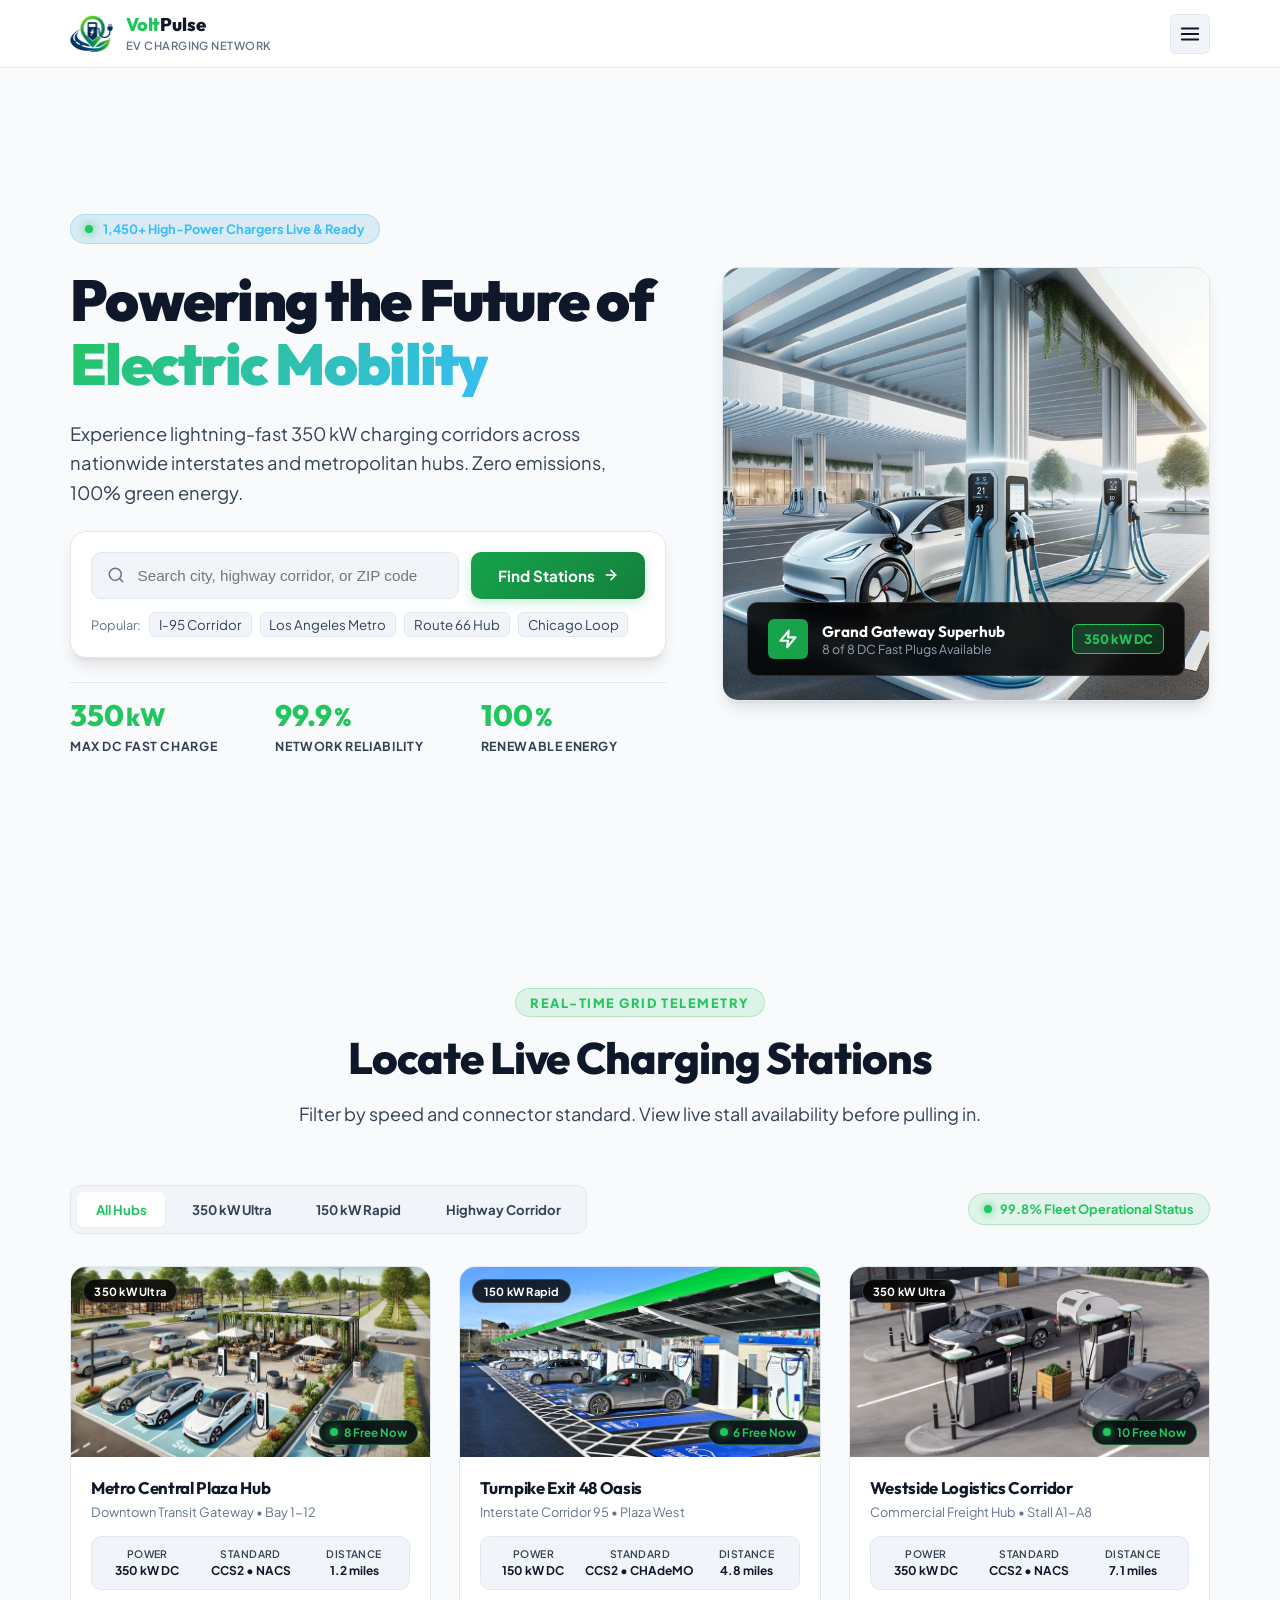
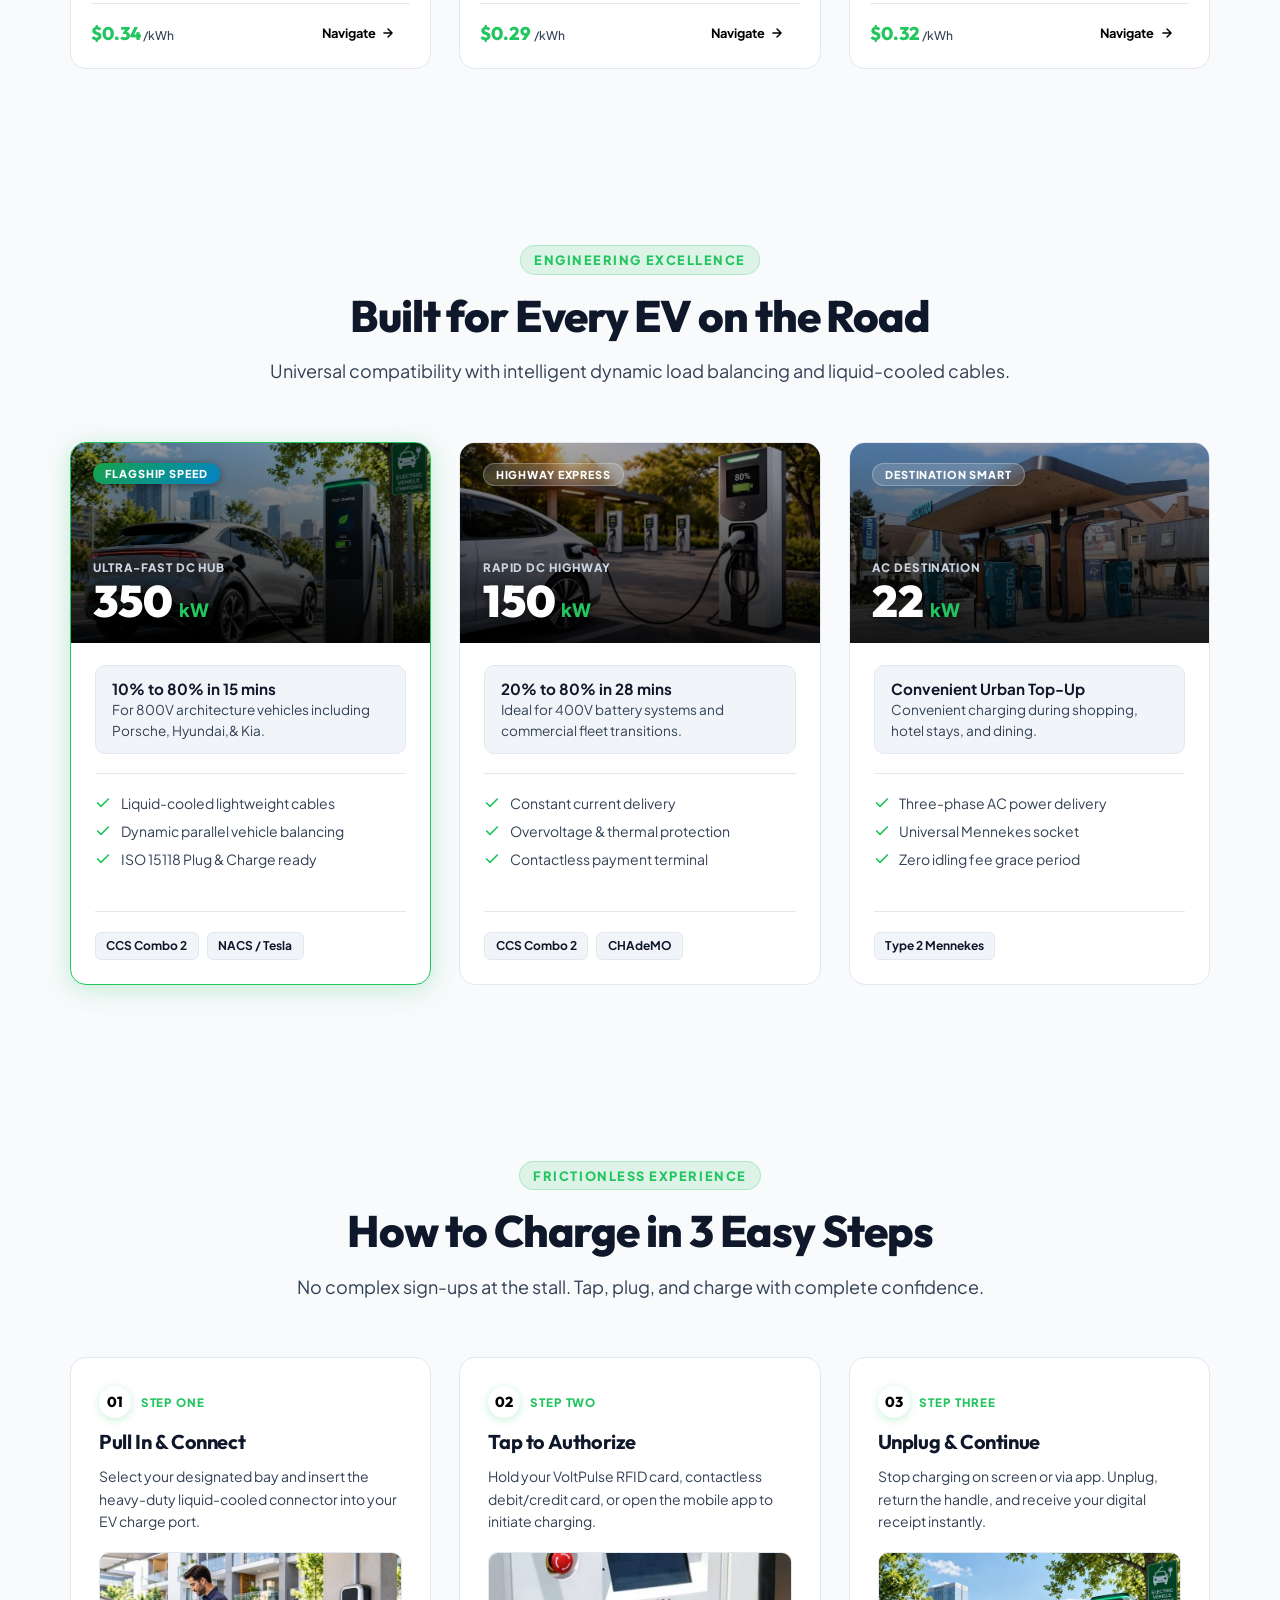
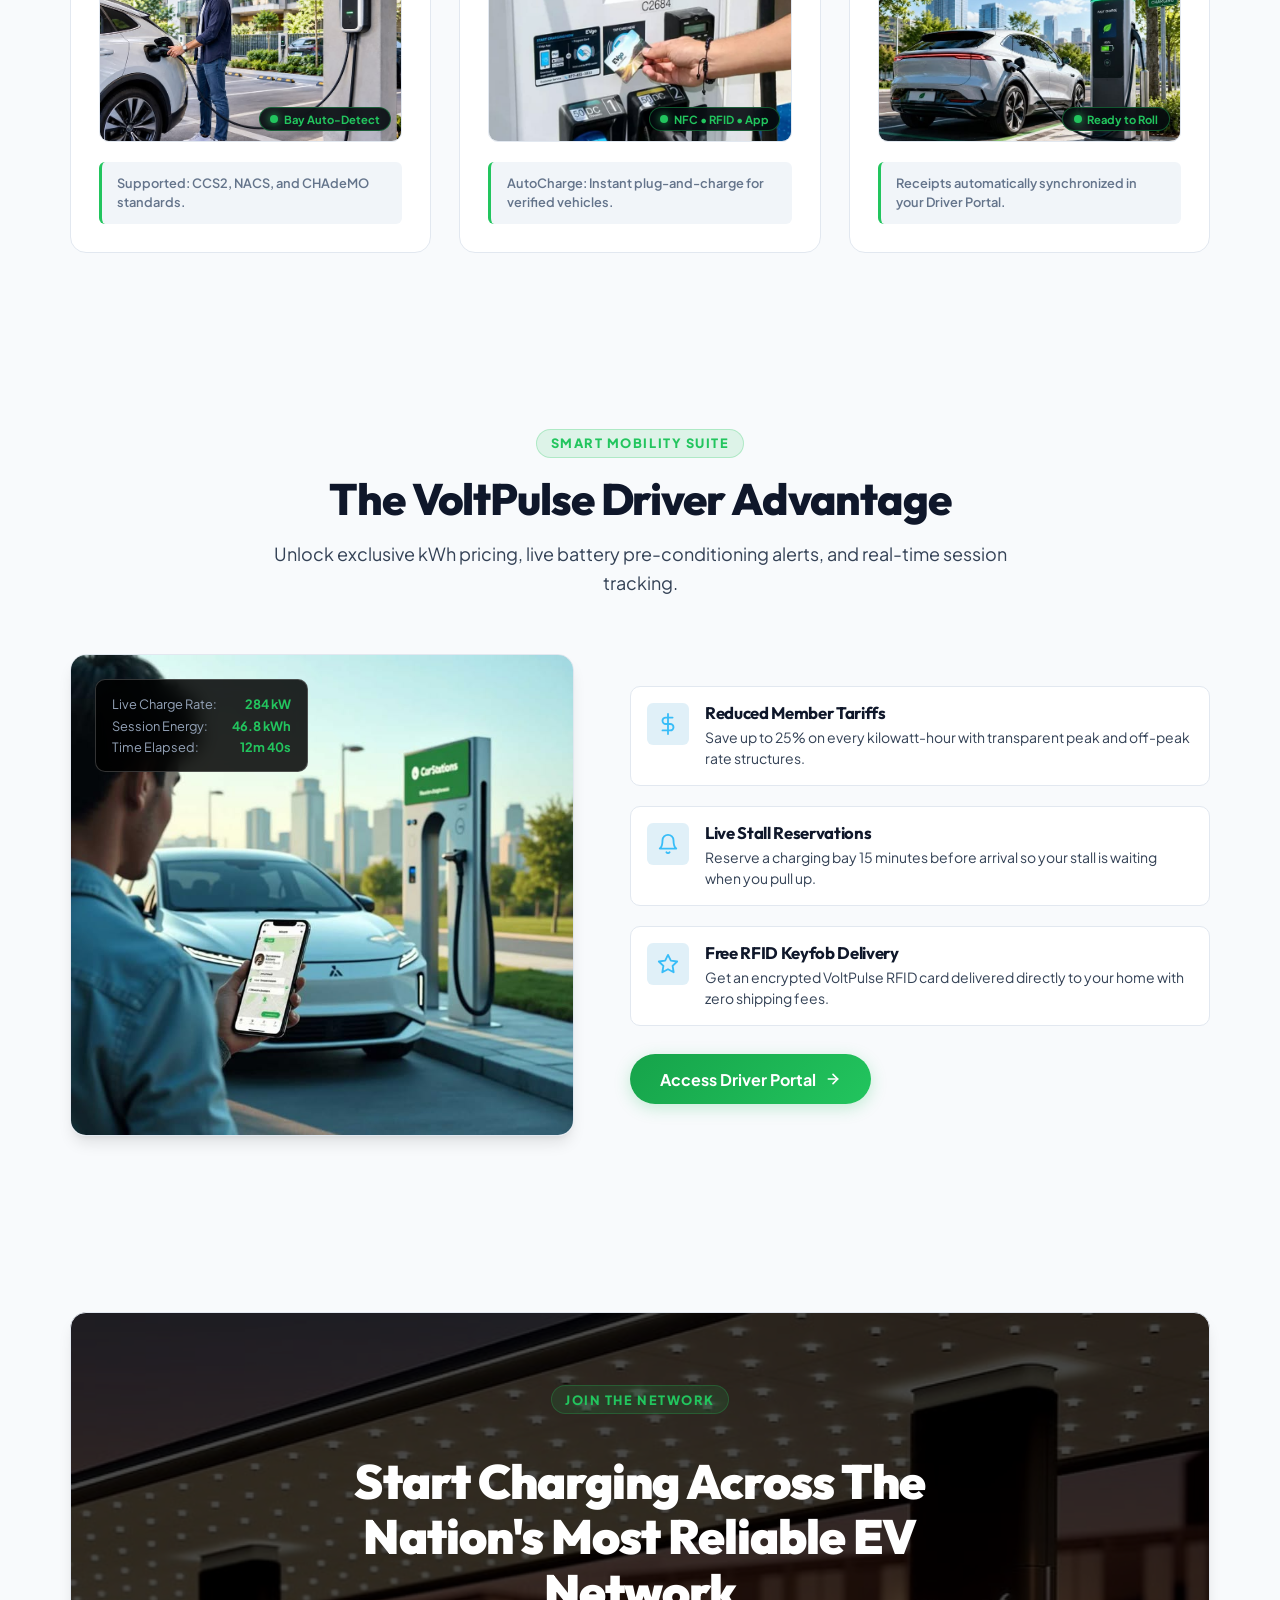
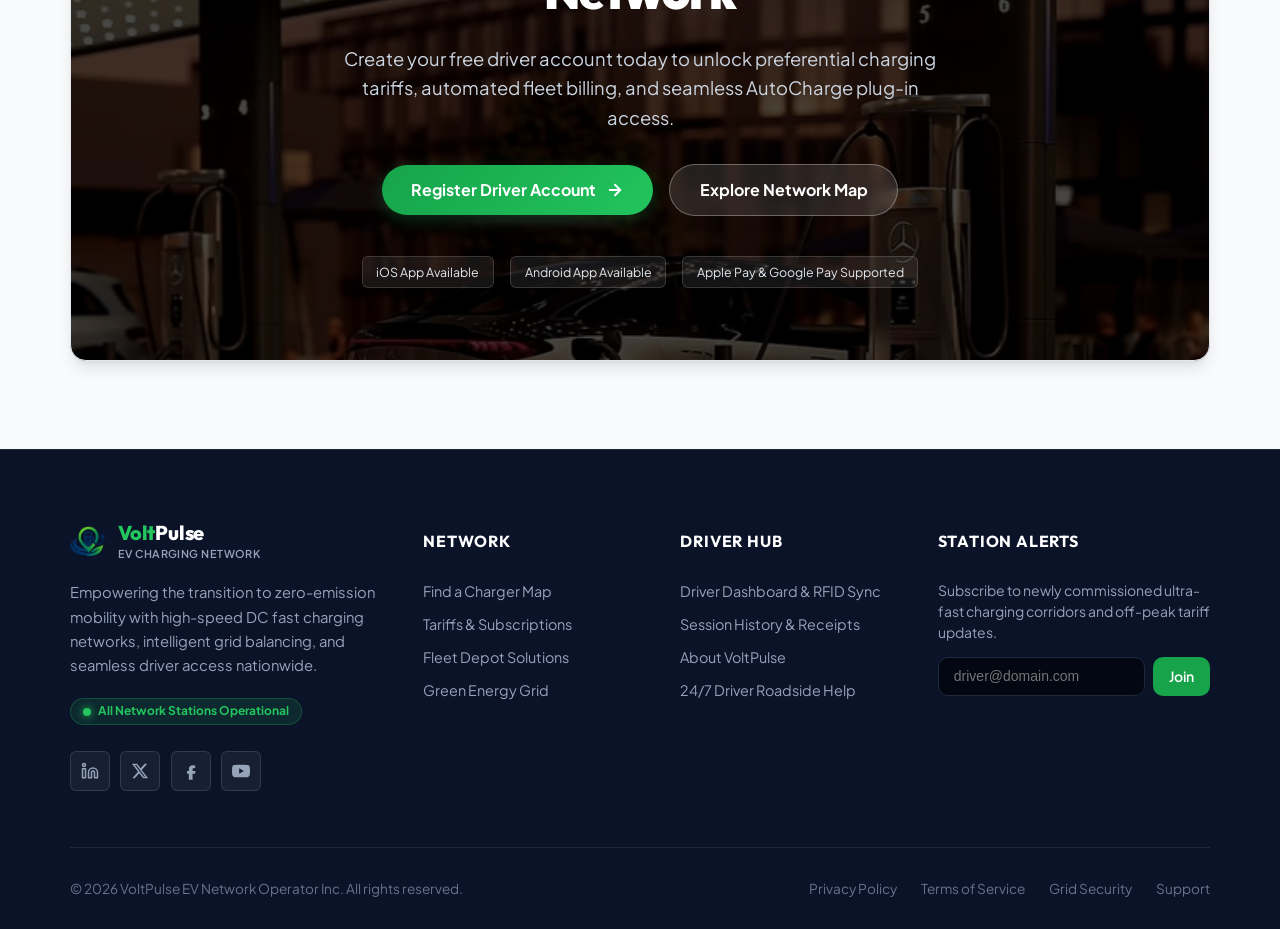
<file: index.html>
<!DOCTYPE html>
<html lang="en" dir="ltr">

<head>
  <meta charset="UTF-8">
  <meta name="viewport" content="width=device-width, initial-scale=1.0">
  <title>VoltPulse Network | Public EV Charging Station Network Operator</title>
  <meta name="description"
    content="Ultra-fast, reliable 350 kW DC charging stations across highways and metro hubs. Seamless RFID, AutoCharge, and green electricity.">
  <link rel="icon" type="image/png" href="assets/images/icons/favicon.png">
  <link rel="preconnect" href="https://fonts.googleapis.com">
  <link rel="preconnect" href="https://fonts.gstatic.com" crossorigin>
  <link
    href="https://fonts.googleapis.com/css2?family=Outfit:wght@400;500;600;700;800;900&family=Plus+Jakarta+Sans:wght@400;500;600;700;800&display=swap"
    rel="stylesheet">
  <link rel="stylesheet" href="assets/css/style.css">
  <link rel="stylesheet" href="assets/css/responsive.css">
</head>

<body>

  <!-- 1. Global Branded Loader -->
  <div id="global-loader" role="status" aria-label="Loading VoltPulse Network">
    <div class="loader-brand-wrapper">
      <div class="loader-ring"></div>
      <img src="assets/images/logo.png" alt="VoltPulse Brand Logo" class="loader-logo-img">
    </div>
    <div class="loader-text">
      <span>Volt</span>Pulse EV Network
    </div>
  </div>

  <!-- 2. Global Fixed Header -->
  <header class="site-header" id="site-header">
    <div class="header-container">
      <!-- Logo + Brand -->
      <a href="index.html" class="brand-link" aria-label="VoltPulse EV Network Home">
        <img src="assets/images/logo.png" alt="VoltPulse EV Network Logo" class="brand-logo-img">
        <div class="brand-meta">
          <span class="brand-name"><span>Volt</span>Pulse</span>
          <span class="brand-tagline">EV Charging Network</span>
        </div>
      </a>

      <!-- Desktop Navigation: Exactly 6 Nav Items in 1 Line -->
      <nav class="desktop-nav" aria-label="Main Navigation">
        <!-- 1. Home Dropdown (Click Only) -->
        <div class="nav-dropdown-wrapper">
          <button type="button" class="dropdown-toggle-btn" aria-expanded="false" aria-haspopup="true">
            <span>Home</span>
            <svg class="dropdown-icon" viewBox="0 0 20 20" fill="currentColor" aria-hidden="true">
              <path fill-rule="evenodd"
                d="M5.293 7.293a1 1 0 011.414 0L10 10.586l3.293-3.293a1 1 0 111.414 1.414l-4 4a1 1 0 01-1.414 0l-4-4a1 1 0 010-1.414z"
                clip-rule="evenodd" />
            </svg>
          </button>
          <ul class="dropdown-menu">
            <li><a href="index.html" class="dropdown-item-link">Home 1 (Highway & Metro)</a></li>
            <li><a href="home-2.html" class="dropdown-item-link">Home 2 (Fleet & Commercial)</a></li>
          </ul>
        </div>

        <!-- 2. Find Charger -->
        <a href="find-charger.html" class="nav-link">Find Charger</a>

        <!-- 3. Pricing -->
        <a href="pricing.html" class="nav-link">Pricing</a>

        <!-- 4. About (Mandatory) -->
        <a href="about.html" class="nav-link">About</a>

        <!-- 5. Contact -->
        <a href="contact.html" class="nav-link">Contact</a>

        <!-- 6. Dashboard (Next to Contact) -->
        <a href="dashboard.html" class="nav-link">Dashboard</a>
      </nav>

      <!-- Desktop Header Controls: RTL/LTR + Dark Mode + Login Button -->
      <div class="header-actions">
        <!-- RTL Toggle -->
        <button type="button" class="icon-control-btn rtl-toggle-btn" aria-label="Switch text direction">
          <span class="rtl-text-indicator">RTL</span>
        </button>

        <!-- Dark Mode Toggle -->
        <button type="button" class="icon-control-btn theme-toggle-btn" aria-label="Toggle color theme">
          <svg class="theme-moon-icon" viewBox="0 0 24 24" fill="none" stroke="currentColor" stroke-width="2"
            stroke-linecap="round" stroke-linejoin="round" aria-hidden="true">
            <path d="M21 12.79A9 9 0 1 1 11.21 3 7 7 0 0 0 21 12.79z"></path>
          </svg>
          <svg class="theme-sun-icon" viewBox="0 0 24 24" fill="none" stroke="currentColor" stroke-width="2"
            stroke-linecap="round" stroke-linejoin="round" aria-hidden="true" style="display: none;">
            <circle cx="12" cy="12" r="5"></circle>
            <line x1="12" y1="1" x2="12" y2="3"></line>
            <line x1="12" y1="21" x2="12" y2="23"></line>
            <line x1="4.22" y1="4.22" x2="5.64" y2="5.64"></line>
            <line x1="18.36" y1="18.36" x2="19.78" y2="19.78"></line>
            <line x1="1" y1="12" x2="3" y2="12"></line>
            <line x1="21" y1="12" x2="23" y2="12"></line>
            <line x1="4.22" y1="19.78" x2="5.64" y2="18.36"></line>
            <line x1="18.36" y1="5.64" x2="19.78" y2="4.22"></line>
          </svg>
        </button>

        <!-- Login Button -->
        <a href="login.html" class="header-login-btn">
          <svg viewBox="0 0 24 24" fill="none" stroke="currentColor" stroke-width="2.2" stroke-linecap="round"
            stroke-linejoin="round" aria-hidden="true">
            <path d="M15 3h4a2 2 0 0 1 2 2v14a2 2 0 0 1-2 2h-4"></path>
            <polyline points="10 17 15 12 10 7"></polyline>
            <line x1="15" y1="12" x2="3" y2="12"></line>
          </svg>
          <span>Driver Login</span>
        </a>

        <!-- Header Primary CTA Button -->
        <a href="find-charger.html" class="header-cta-btn">
          <svg viewBox="0 0 24 24" fill="none" stroke="currentColor" stroke-width="2.2" stroke-linecap="round"
            stroke-linejoin="round" aria-hidden="true">
            <polygon points="13 2 3 14 12 14 11 22 21 10 12 10 13 2"></polygon>
          </svg>
          <span>Find Charger</span>
        </a>

        <!-- Mobile Menu Toggle Button -->
        <button type="button" class="mobile-menu-btn" id="mobile-menu-open-btn" aria-label="Open mobile navigation menu"
          aria-expanded="false">
          <svg viewBox="0 0 24 24" fill="none" stroke="currentColor" stroke-width="2" stroke-linecap="round"
            stroke-linejoin="round" aria-hidden="true">
            <line x1="3" y1="12" x2="21" y2="12"></line>
            <line x1="3" y1="6" x2="21" y2="6"></line>
            <line x1="3" y1="18" x2="21" y2="18"></line>
          </svg>
        </button>
      </div>
    </div>
  </header>

  <!-- 3. Mobile Navigation Drawer & Backdrop -->
  <div class="mobile-drawer-overlay" id="mobile-drawer-overlay"></div>
  <aside class="mobile-drawer" id="mobile-drawer" aria-label="Mobile Navigation">
    <div class="drawer-header">
      <div class="brand-link">
        <img src="assets/images/logo.png" alt="VoltPulse EV Network Logo" class="brand-logo-img">
        <div class="brand-meta">
          <span class="brand-name"><span>Volt</span>Pulse</span>
          <span class="brand-tagline">EV Charging Network</span>
        </div>
      </div>
      <button type="button" class="drawer-close-btn" id="mobile-menu-close-btn"
        aria-label="Close mobile navigation menu">
        <svg viewBox="0 0 24 24" fill="none" stroke="currentColor" stroke-width="2" stroke-linecap="round"
          stroke-linejoin="round" style="width: 20px; height: 20px;" aria-hidden="true">
          <line x1="18" y1="6" x2="6" y2="18"></line>
          <line x1="6" y1="6" x2="18" y2="18"></line>
        </svg>
      </button>
    </div>

    <div class="drawer-body">
      <ul class="mobile-nav-list">
        <!-- Home Accordion -->
        <li class="mobile-accordion-wrapper">
          <button type="button" class="mobile-accordion-toggle active" aria-expanded="false">
            <span>Home Variations</span>
            <svg class="dropdown-icon accordion-icon" viewBox="0 0 20 20" fill="currentColor"
              style="width: 16px; height: 16px;" aria-hidden="true">
              <path fill-rule="evenodd"
                d="M5.293 7.293a1 1 0 011.414 0L10 10.586l3.293-3.293a1 1 0 111.414 1.414l-4 4a1 1 0 01-1.414 0l-4-4a1 1 0 010-1.414z"
                clip-rule="evenodd" />
            </svg>
          </button>
          <ul class="mobile-accordion-content">
            <li><a href="index.html" class="mobile-sub-link active">Home 1 (Highway & Metro)</a></li>
            <li><a href="home-2.html" class="mobile-sub-link">Home 2 (Fleet & Commercial)</a></li>
          </ul>
        </li>

        <li><a href="find-charger.html" class="mobile-nav-link">Find Charger</a></li>
        <li><a href="pricing.html" class="mobile-nav-link">Pricing</a></li>
        <li><a href="about.html" class="mobile-nav-link">About</a></li>
        <li><a href="contact.html" class="mobile-nav-link">Contact</a></li>
        <li><a href="dashboard.html" class="mobile-nav-link">Dashboard</a></li>
      </ul>

      <div class="drawer-actions">
        <div class="mobile-controls-row">
          <!-- RTL Control -->
          <button type="button" class="mobile-control-item rtl-toggle-btn" aria-label="Toggle text direction">
            <span class="rtl-text-indicator">RTL</span>
            <span>Direction</span>
          </button>

          <!-- Theme Control -->
          <button type="button" class="mobile-control-item theme-toggle-btn" aria-label="Toggle dark mode">
            <svg class="theme-moon-icon" viewBox="0 0 24 24" fill="none" stroke="currentColor" stroke-width="2"
              stroke-linecap="round" stroke-linejoin="round" style="width: 18px; height: 18px;" aria-hidden="true">
              <path d="M21 12.79A9 9 0 1 1 11.21 3 7 7 0 0 0 21 12.79z"></path>
            </svg>
            <svg class="theme-sun-icon" viewBox="0 0 24 24" fill="none" stroke="currentColor" stroke-width="2"
              stroke-linecap="round" stroke-linejoin="round" style="width: 18px; height: 18px; display: none;"
              aria-hidden="true">
              <circle cx="12" cy="12" r="5"></circle>
              <line x1="12" y1="1" x2="12" y2="3"></line>
              <line x1="12" y1="21" x2="12" y2="23"></line>
              <line x1="4.22" y1="4.22" x2="5.64" y2="5.64"></line>
              <line x1="18.36" y1="18.36" x2="19.78" y2="19.78"></line>
              <line x1="1" y1="12" x2="3" y2="12"></line>
              <line x1="21" y1="12" x2="23" y2="12"></line>
              <line x1="4.22" y1="19.78" x2="5.64" y2="18.36"></line>
              <line x1="18.36" y1="5.64" x2="19.78" y2="4.22"></line>
            </svg>
            <span>Theme</span>
          </button>
        </div>

        <a href="login.html" class="drawer-login-btn">
          <svg viewBox="0 0 24 24" fill="none" stroke="currentColor" stroke-width="2.2" stroke-linecap="round"
            stroke-linejoin="round" style="width: 18px; height: 18px;" aria-hidden="true">
            <path d="M15 3h4a2 2 0 0 1 2 2v14a2 2 0 0 1-2 2h-4"></path>
            <polyline points="10 17 15 12 10 7"></polyline>
            <line x1="15" y1="12" x2="3" y2="12"></line>
          </svg>
          <span>Driver Login / Register</span>
        </a>
      </div>
    </div>
  </aside>

  <!-- MAIN CONTENT: EXACTLY 6 CONTENT SECTIONS -->
  <main id="main-content">

    <!-- =========================================================
         SECTION 1: HERO SECTION WITH LIVE STATION FINDER
         ========================================================= -->
    <section class="hero-section" id="hero">
      <div class="site-container">
        <div class="hero-grid">
          <!-- Text & Search Column -->
          <div class="hero-content">
            <div class="hero-pill-badge">
              <span class="pulse-green"></span>
              <span>1,450+ High-Power Chargers Live & Ready</span>
            </div>

            <h1 class="hero-title">
              Powering the Future of <span class="gradient-text">Electric Mobility</span>
            </h1>

            <p class="hero-desc">
              Experience lightning-fast 350 kW charging corridors across nationwide interstates and metropolitan hubs.
              Zero emissions, 100% green energy.
            </p>

            <!-- Station Quick Search Card -->
            <div class="hero-search-card">
              <form class="hero-search-form" id="hero-search-form">
                <div class="hero-input-wrap">
                  <svg class="hero-input-icon" viewBox="0 0 24 24" fill="none" stroke="currentColor" stroke-width="2"
                    stroke-linecap="round" stroke-linejoin="round" aria-hidden="true">
                    <circle cx="11" cy="11" r="8"></circle>
                    <line x1="21" y1="21" x2="16.65" y2="16.65"></line>
                  </svg>
                  <input type="text" class="hero-search-input" placeholder="Search city, highway corridor, or ZIP code"
                    aria-label="Search EV charging stations">
                </div>
                <button type="submit" class="hero-search-btn">
                  <span>Find Stations</span>
                  <svg viewBox="0 0 24 24" fill="none" stroke="currentColor" stroke-width="2.5" stroke-linecap="round"
                    stroke-linejoin="round" style="width: 16px; height: 16px;" aria-hidden="true">
                    <line x1="5" y1="12" x2="19" y2="12"></line>
                    <polyline points="12 5 19 12 12 19"></polyline>
                  </svg>
                </button>
              </form>

              <!-- Quick City Chips -->
              <div class="hero-search-chips">
                <span>Popular:</span>
                <button type="button" class="chip-tag">I-95 Corridor</button>
                <button type="button" class="chip-tag">Los Angeles Metro</button>
                <button type="button" class="chip-tag">Route 66 Hub</button>
                <button type="button" class="chip-tag">Chicago Loop</button>
              </div>
            </div>

            <!-- Stats Bar -->
            <div class="hero-stats-row">
              <div class="hero-stat-item">
                <div class="hero-stat-number">350<span>kW</span></div>
                <div class="hero-stat-label">Max DC Fast Charge</div>
              </div>
              <div class="hero-stat-item">
                <div class="hero-stat-number">99.9<span>%</span></div>
                <div class="hero-stat-label">Network Reliability</div>
              </div>
              <div class="hero-stat-item">
                <div class="hero-stat-number">100<span>%</span></div>
                <div class="hero-stat-label">Renewable Energy</div>
              </div>
            </div>
          </div>

          <!-- Hero Visual Feature Card -->
          <div class="hero-visual-card">
            <img src="assets/images/hero/p1.jpg" alt="Electric vehicle charging at modern DC fast charging station"
              class="hero-img">
            <div class="hero-floating-badge">
              <div class="badge-station-info">
                <div class="badge-icon-box">
                  <svg viewBox="0 0 24 24" fill="none" stroke="currentColor" stroke-width="2.5" stroke-linecap="round"
                    stroke-linejoin="round" style="width: 20px; height: 20px;" aria-hidden="true">
                    <polygon points="13 2 3 14 12 14 11 22 21 10 12 10 13 2"></polygon>
                  </svg>
                </div>
                <div>
                  <div class="badge-title">Grand Gateway Superhub</div>
                  <div class="badge-sub">8 of 8 DC Fast Plugs Available</div>
                </div>
              </div>
              <div class="badge-speed-pill">350 kW DC</div>
            </div>
          </div>
        </div>
      </div>
    </section>

    <!-- =========================================================
         SECTION 2: INTERACTIVE LIVE NETWORK & STATION LOCATOR
         ========================================================= -->
    <section class="network-section" id="locator">
      <div class="site-container">
        <div class="section-head">
          <div class="section-eyebrow">Real-Time Grid Telemetry</div>
          <h2 class="section-title">Locate Live Charging Stations</h2>
          <p class="section-subtitle">
            Filter by speed and connector standard. View live stall availability before pulling in.
          </p>
        </div>

        <!-- Filter Header -->
        <div class="station-filter-header">
          <div class="filter-tabs" role="tablist" aria-label="Charging Speed Filters">
            <button type="button" class="filter-tab-btn active" data-filter="all" role="tab" aria-selected="true">All
              Hubs</button>
            <button type="button" class="filter-tab-btn" data-filter="ultra" role="tab" aria-selected="false">350 kW
              Ultra</button>
            <button type="button" class="filter-tab-btn" data-filter="rapid" role="tab" aria-selected="false">150 kW
              Rapid</button>
            <button type="button" class="filter-tab-btn" data-filter="corridor" role="tab" aria-selected="false">Highway
              Corridor</button>
          </div>
          <div class="filter-telemetry-badge">
            <span class="status-dot"></span>
            <span>99.8% Fleet Operational Status</span>
          </div>
        </div>

        <!-- 3-Card Interactive Hub Showcase Grid -->
        <div class="station-showcase-grid station-quad-grid">
          <!-- Station Card 1 -->
          <article class="station-hub-card station-item-card" data-type="all ultra">
            <div class="station-card-img-wrap">
              <img src="assets/images/sections/p2.jpg" alt="Metro Central Plaza Hub fast EV charging station"
                class="station-hub-img" loading="lazy">
              <span class="station-img-badge">350 kW Ultra</span>
              <div class="station-avail-tag">
                <span class="status-dot"></span>
                <span>8 Free Now</span>
              </div>
            </div>
            <div class="station-card-body">
              <div class="station-card-info-top">
                <h3 class="station-card-title">Metro Central Plaza Hub</h3>
                <p class="station-card-loc">Downtown Transit Gateway &bull; Bay 1-12</p>
              </div>
              <div class="station-card-specs">
                <div class="spec-chip">
                  <span class="spec-label">Power</span>
                  <strong class="spec-val">350 kW DC</strong>
                </div>
                <div class="spec-chip">
                  <span class="spec-label">Standard</span>
                  <strong class="spec-val">CCS2 &bull; NACS</strong>
                </div>
                <div class="spec-chip">
                  <span class="spec-label">Distance</span>
                  <strong class="spec-val">1.2 miles</strong>
                </div>
              </div>
              <div class="station-card-footer">
                <div class="station-rate-text">
                  <span class="rate-amount">$0.34</span><span class="rate-unit">/kWh</span>
                </div>
                <a href="find-charger.html" class="station-card-btn" aria-label="Navigate to Metro Central Plaza Hub">
                  <span>Navigate</span>
                  <svg width="14" height="14" viewBox="0 0 24 24" fill="none" stroke="currentColor" stroke-width="2.5"
                    stroke-linecap="round" stroke-linejoin="round" aria-hidden="true">
                    <path d="M5 12h14M12 5l7 7-7 7" />
                  </svg>
                </a>
              </div>
            </div>
          </article>

          <!-- Station Card 2 -->
          <article class="station-hub-card station-item-card" data-type="all rapid corridor">
            <div class="station-card-img-wrap">
              <img src="assets/images/sections/p3.jpg" alt="Turnpike Exit 48 Oasis rapid EV charging station"
                class="station-hub-img" loading="lazy">
              <span class="station-img-badge">150 kW Rapid</span>
              <div class="station-avail-tag">
                <span class="status-dot"></span>
                <span>6 Free Now</span>
              </div>
            </div>
            <div class="station-card-body">
              <div class="station-card-info-top">
                <h3 class="station-card-title">Turnpike Exit 48 Oasis</h3>
                <p class="station-card-loc">Interstate Corridor 95 &bull; Plaza West</p>
              </div>
              <div class="station-card-specs">
                <div class="spec-chip">
                  <span class="spec-label">Power</span>
                  <strong class="spec-val">150 kW DC</strong>
                </div>
                <div class="spec-chip">
                  <span class="spec-label">Standard</span>
                  <strong class="spec-val">CCS2 &bull; CHAdeMO</strong>
                </div>
                <div class="spec-chip">
                  <span class="spec-label">Distance</span>
                  <strong class="spec-val">4.8 miles</strong>
                </div>
              </div>
              <div class="station-card-footer">
                <div class="station-rate-text">
                  <span class="rate-amount">$0.29</span><span class="rate-unit">/kWh</span>
                </div>
                <a href="find-charger.html" class="station-card-btn" aria-label="Navigate to Turnpike Exit 48 Oasis">
                  <span>Navigate</span>
                  <svg width="14" height="14" viewBox="0 0 24 24" fill="none" stroke="currentColor" stroke-width="2.5"
                    stroke-linecap="round" stroke-linejoin="round" aria-hidden="true">
                    <path d="M5 12h14M12 5l7 7-7 7" />
                  </svg>
                </a>
              </div>
            </div>
          </article>

          <!-- Station Card 3 -->
          <article class="station-hub-card station-item-card" data-type="all ultra corridor">
            <div class="station-card-img-wrap">
              <img src="assets/images/sections/p4.jpg" alt="Westside Logistics Corridor ultra-fast EV charging station"
                class="station-hub-img" loading="lazy">
              <span class="station-img-badge">350 kW Ultra</span>
              <div class="station-avail-tag">
                <span class="status-dot"></span>
                <span>10 Free Now</span>
              </div>
            </div>
            <div class="station-card-body">
              <div class="station-card-info-top">
                <h3 class="station-card-title">Westside Logistics Corridor</h3>
                <p class="station-card-loc">Commercial Freight Hub &bull; Stall A1-A8</p>
              </div>
              <div class="station-card-specs">
                <div class="spec-chip">
                  <span class="spec-label">Power</span>
                  <strong class="spec-val">350 kW DC</strong>
                </div>
                <div class="spec-chip">
                  <span class="spec-label">Standard</span>
                  <strong class="spec-val">CCS2 &bull; NACS</strong>
                </div>
                <div class="spec-chip">
                  <span class="spec-label">Distance</span>
                  <strong class="spec-val">7.1 miles</strong>
                </div>
              </div>
              <div class="station-card-footer">
                <div class="station-rate-text">
                  <span class="rate-amount">$0.32</span><span class="rate-unit">/kWh</span>
                </div>
                <a href="find-charger.html" class="station-card-btn"
                  aria-label="Navigate to Westside Logistics Corridor">
                  <span>Navigate</span>
                  <svg width="14" height="14" viewBox="0 0 24 24" fill="none" stroke="currentColor" stroke-width="2.5"
                    stroke-linecap="round" stroke-linejoin="round" aria-hidden="true">
                    <path d="M5 12h14M12 5l7 7-7 7" />
                  </svg>
                </a>
              </div>
            </div>
          </article>

          <!-- Station Card 4 -->
          <article class="station-hub-card station-item-card" data-type="ultra corridor">
            <div class="station-card-img-wrap">
              <img src="assets/images/sections/p5.jpg" alt="Coastal Highway Travel Plaza ultra-fast EV charging station"
                class="station-hub-img" loading="lazy">
              <span class="station-img-badge">350 kW Ultra</span>
              <div class="station-avail-tag">
                <span class="status-dot"></span>
                <span>12 Free Now</span>
              </div>
            </div>
            <div class="station-card-body">
              <div class="station-card-info-top">
                <h3 class="station-card-title">Coastal Highway Travel Plaza</h3>
                <p class="station-card-loc">Scenic Coastal Route 101 &bull; Canopy North</p>
              </div>
              <div class="station-card-specs">
                <div class="spec-chip">
                  <span class="spec-label">Power</span>
                  <strong class="spec-val">350 kW DC</strong>
                </div>
                <div class="spec-chip">
                  <span class="spec-label">Standard</span>
                  <strong class="spec-val">CCS2 &bull; NACS</strong>
                </div>
                <div class="spec-chip">
                  <span class="spec-label">Distance</span>
                  <strong class="spec-val">9.4 miles</strong>
                </div>
              </div>
              <div class="station-card-footer">
                <div class="station-rate-text">
                  <span class="rate-amount">$0.35</span><span class="rate-unit">/kWh</span>
                </div>
                <a href="find-charger.html" class="station-card-btn"
                  aria-label="Navigate to Coastal Highway Travel Plaza">
                  <span>Navigate</span>
                  <svg width="14" height="14" viewBox="0 0 24 24" fill="none" stroke="currentColor" stroke-width="2.5"
                    stroke-linecap="round" stroke-linejoin="round" aria-hidden="true">
                    <path d="M5 12h14M12 5l7 7-7 7" />
                  </svg>
                </a>
              </div>
            </div>
          </article>

          <!-- Station Card 5 -->
          <article class="station-hub-card station-item-card" data-type="rapid">
            <div class="station-card-img-wrap">
              <img src="assets/images/sections/p6.jpg" alt="Summit Pass Energy Oasis rapid EV charging station"
                class="station-hub-img" loading="lazy">
              <span class="station-img-badge">150 kW Rapid</span>
              <div class="station-avail-tag">
                <span class="status-dot"></span>
                <span>5 Free Now</span>
              </div>
            </div>
            <div class="station-card-body">
              <div class="station-card-info-top">
                <h3 class="station-card-title">Summit Pass Energy Oasis</h3>
                <p class="station-card-loc">Mountain Gateway Route 40 &bull; Canopy B</p>
              </div>
              <div class="station-card-specs">
                <div class="spec-chip">
                  <span class="spec-label">Power</span>
                  <strong class="spec-val">150 kW DC</strong>
                </div>
                <div class="spec-chip">
                  <span class="spec-label">Standard</span>
                  <strong class="spec-val">CCS2 &bull; CHAdeMO</strong>
                </div>
                <div class="spec-chip">
                  <span class="spec-label">Distance</span>
                  <strong class="spec-val">14.2 miles</strong>
                </div>
              </div>
              <div class="station-card-footer">
                <div class="station-rate-text">
                  <span class="rate-amount">$0.28</span><span class="rate-unit">/kWh</span>
                </div>
                <a href="find-charger.html" class="station-card-btn" aria-label="Navigate to Summit Pass Energy Oasis">
                  <span>Navigate</span>
                  <svg width="14" height="14" viewBox="0 0 24 24" fill="none" stroke="currentColor" stroke-width="2.5"
                    stroke-linecap="round" stroke-linejoin="round" aria-hidden="true">
                    <path d="M5 12h14M12 5l7 7-7 7" />
                  </svg>
                </a>
              </div>
            </div>
          </article>

          <!-- Station Card 6 -->
          <article class="station-hub-card station-item-card" data-type="rapid">
            <div class="station-card-img-wrap">
              <img src="assets/images/sections/p7.jpg" alt="Cross-State Junction Hub rapid EV charging station"
                class="station-hub-img" loading="lazy">
              <span class="station-img-badge">150 kW Rapid</span>
              <div class="station-avail-tag">
                <span class="status-dot"></span>
                <span>7 Free Now</span>
              </div>
            </div>
            <div class="station-card-body">
              <div class="station-card-info-top">
                <h3 class="station-card-title">Cross-State Junction Hub</h3>
                <p class="station-card-loc">Interstate Transit Interchange &bull; Terminal East</p>
              </div>
              <div class="station-card-specs">
                <div class="spec-chip">
                  <span class="spec-label">Power</span>
                  <strong class="spec-val">150 kW DC</strong>
                </div>
                <div class="spec-chip">
                  <span class="spec-label">Standard</span>
                  <strong class="spec-val">CCS2 &bull; NACS</strong>
                </div>
                <div class="spec-chip">
                  <span class="spec-label">Distance</span>
                  <strong class="spec-val">18.5 miles</strong>
                </div>
              </div>
              <div class="station-card-footer">
                <div class="station-rate-text">
                  <span class="rate-amount">$0.30</span><span class="rate-unit">/kWh</span>
                </div>
                <a href="find-charger.html" class="station-card-btn" aria-label="Navigate to Cross-State Junction Hub">
                  <span>Navigate</span>
                  <svg width="14" height="14" viewBox="0 0 24 24" fill="none" stroke="currentColor" stroke-width="2.5"
                    stroke-linecap="round" stroke-linejoin="round" aria-hidden="true">
                    <path d="M5 12h14M12 5l7 7-7 7" />
                  </svg>
                </a>
              </div>
            </div>
          </article>
        </div>

      </div>
    </section>

    <!-- =========================================================
         SECTION 3: CHARGING POWER, SPEED & CONNECTOR COMPATIBILITY
         ========================================================= -->
    <section class="network-section" id="power-connectors">
      <div class="site-container">
        <div class="section-head">
          <div class="section-eyebrow">Engineering Excellence</div>
          <h2 class="section-title">Built for Every EV on the Road</h2>
          <p class="section-subtitle">
            Universal compatibility with intelligent dynamic load balancing and liquid-cooled cables.
          </p>
        </div>

        <div class="power-tier-grid">
          <!-- Card 1: 350 kW Ultra-Fast (Featured) -->
          <article class="power-card featured">
            <div class="power-card-media">
              <img src="assets/images/sections/p8.jpg"
                alt="350 kW Ultra-Fast DC EV Charging Hub with liquid cooled cables" class="power-media-img"
                loading="lazy">
              <div class="power-media-gradient"></div>
              <div class="power-media-content">
                <span class="power-badge-featured">Flagship Speed</span>
                <div class="power-media-meta">
                  <div class="power-level-tag">Ultra-Fast DC Hub</div>
                  <div class="power-kw-display">
                    <span class="power-number">350</span>
                    <span class="power-unit">kW</span>
                  </div>
                </div>
              </div>
            </div>
            <div class="power-card-body">
              <div class="power-charge-time">
                <strong>10% to 80% in 15 mins</strong>
                For 800V architecture vehicles including Porsche, Hyundai,& Kia.
              </div>
              <ul class="power-specs-list">
                <li class="power-spec-item">
                  <svg viewBox="0 0 24 24" fill="none" stroke="currentColor" stroke-width="2.5" stroke-linecap="round"
                    stroke-linejoin="round" aria-hidden="true">
                    <polyline points="20 6 9 17 4 12"></polyline>
                  </svg>
                  <span>Liquid-cooled lightweight cables</span>
                </li>
                <li class="power-spec-item">
                  <svg viewBox="0 0 24 24" fill="none" stroke="currentColor" stroke-width="2.5" stroke-linecap="round"
                    stroke-linejoin="round" aria-hidden="true">
                    <polyline points="20 6 9 17 4 12"></polyline>
                  </svg>
                  <span>Dynamic parallel vehicle balancing</span>
                </li>
                <li class="power-spec-item">
                  <svg viewBox="0 0 24 24" fill="none" stroke="currentColor" stroke-width="2.5" stroke-linecap="round"
                    stroke-linejoin="round" aria-hidden="true">
                    <polyline points="20 6 9 17 4 12"></polyline>
                  </svg>
                  <span>ISO 15118 Plug & Charge ready</span>
                </li>
              </ul>
              <div class="power-connectors-row">
                <span class="connector-chip">CCS Combo 2</span>
                <span class="connector-chip">NACS / Tesla</span>
              </div>
            </div>
          </article>

          <!-- Card 2: 150 kW Rapid -->
          <article class="power-card">
            <div class="power-card-media">
              <img src="assets/images/sections/p9.jpg" alt="150 kW Rapid DC Highway EV charging station"
                class="power-media-img" loading="lazy">
              <div class="power-media-gradient"></div>
              <div class="power-media-content">
                <span class="power-badge-subtle">Highway Express</span>
                <div class="power-media-meta">
                  <div class="power-level-tag">Rapid DC Highway</div>
                  <div class="power-kw-display">
                    <span class="power-number">150</span>
                    <span class="power-unit">kW</span>
                  </div>
                </div>
              </div>
            </div>
            <div class="power-card-body">
              <div class="power-charge-time">
                <strong>20% to 80% in 28 mins</strong>
                Ideal for 400V battery systems and commercial fleet transitions.
              </div>
              <ul class="power-specs-list">
                <li class="power-spec-item">
                  <svg viewBox="0 0 24 24" fill="none" stroke="currentColor" stroke-width="2.5" stroke-linecap="round"
                    stroke-linejoin="round" aria-hidden="true">
                    <polyline points="20 6 9 17 4 12"></polyline>
                  </svg>
                  <span>Constant current delivery</span>
                </li>
                <li class="power-spec-item">
                  <svg viewBox="0 0 24 24" fill="none" stroke="currentColor" stroke-width="2.5" stroke-linecap="round"
                    stroke-linejoin="round" aria-hidden="true">
                    <polyline points="20 6 9 17 4 12"></polyline>
                  </svg>
                  <span>Overvoltage & thermal protection</span>
                </li>
                <li class="power-spec-item">
                  <svg viewBox="0 0 24 24" fill="none" stroke="currentColor" stroke-width="2.5" stroke-linecap="round"
                    stroke-linejoin="round" aria-hidden="true">
                    <polyline points="20 6 9 17 4 12"></polyline>
                  </svg>
                  <span>Contactless payment terminal</span>
                </li>
              </ul>
              <div class="power-connectors-row">
                <span class="connector-chip">CCS Combo 2</span>
                <span class="connector-chip">CHAdeMO</span>
              </div>
            </div>
          </article>

          <!-- Card 3: 22 kW Destination -->
          <article class="power-card">
            <div class="power-card-media">
              <img src="assets/images/sections/p10.jpg"
                alt="22 kW Destination AC EV charger for urban shopping and hotels" class="power-media-img"
                loading="lazy">
              <div class="power-media-gradient"></div>
              <div class="power-media-content">
                <span class="power-badge-subtle">Destination Smart</span>
                <div class="power-media-meta">
                  <div class="power-level-tag">AC Destination</div>
                  <div class="power-kw-display">
                    <span class="power-number">22</span>
                    <span class="power-unit">kW</span>
                  </div>
                </div>
              </div>
            </div>
            <div class="power-card-body">
              <div class="power-charge-time">
                <strong>Convenient Urban Top-Up</strong>
                Convenient charging during shopping, hotel stays, and dining.
              </div>
              <ul class="power-specs-list">
                <li class="power-spec-item">
                  <svg viewBox="0 0 24 24" fill="none" stroke="currentColor" stroke-width="2.5" stroke-linecap="round"
                    stroke-linejoin="round" aria-hidden="true">
                    <polyline points="20 6 9 17 4 12"></polyline>
                  </svg>
                  <span>Three-phase AC power delivery</span>
                </li>
                <li class="power-spec-item">
                  <svg viewBox="0 0 24 24" fill="none" stroke="currentColor" stroke-width="2.5" stroke-linecap="round"
                    stroke-linejoin="round" aria-hidden="true">
                    <polyline points="20 6 9 17 4 12"></polyline>
                  </svg>
                  <span>Universal Mennekes socket</span>
                </li>
                <li class="power-spec-item">
                  <svg viewBox="0 0 24 24" fill="none" stroke="currentColor" stroke-width="2.5" stroke-linecap="round"
                    stroke-linejoin="round" aria-hidden="true">
                    <polyline points="20 6 9 17 4 12"></polyline>
                  </svg>
                  <span>Zero idling fee grace period</span>
                </li>
              </ul>
              <div class="power-connectors-row">
                <span class="connector-chip">Type 2 Mennekes</span>
              </div>
            </div>
          </article>
        </div>
      </div>
    </section>

    <!-- =========================================================
         SECTION 4: HOW TO CHARGE (3-STEP PROCESS)
         ========================================================= -->
    <section class="network-section" id="how-it-works">
      <div class="site-container">
        <div class="section-head">
          <div class="section-eyebrow">Frictionless Experience</div>
          <h2 class="section-title">How to Charge in 3 Easy Steps</h2>
          <p class="section-subtitle">
            No complex sign-ups at the stall. Tap, plug, and charge with complete confidence.
          </p>
        </div>

        <div class="process-grid">
          <!-- Step 1 -->
          <article class="process-card">
            <div class="process-card-header">
              <div class="process-step-badge">
                <span class="step-num-pill">01</span>
                <span class="step-label">Step One</span>
              </div>
              <h3 class="process-card-title">Pull In & Connect</h3>
              <p class="process-card-desc">
                Select your designated bay and insert the heavy-duty liquid-cooled connector into your EV charge port.
              </p>
            </div>

            <!-- Framed Process Action Image -->
            <div class="process-card-visual">
              <img src="assets/images/sections/p11.jpg"
                alt="Driver inserting high power charging connector into electric vehicle charge port"
                class="process-step-img" loading="lazy">
              <div class="process-visual-tag">
                <span class="status-dot"></span>
                <span>Bay Auto-Detect</span>
              </div>
            </div>

            <div class="process-tip">
              Supported: CCS2, NACS, and CHAdeMO standards.
            </div>
          </article>

          <!-- Step 2 -->
          <article class="process-card">
            <div class="process-card-header">
              <div class="process-step-badge">
                <span class="step-num-pill">02</span>
                <span class="step-label">Step Two</span>
              </div>
              <h3 class="process-card-title">Tap to Authorize</h3>
              <p class="process-card-desc">
                Hold your VoltPulse RFID card, contactless debit/credit card, or open the mobile app to initiate
                charging.
              </p>
            </div>

            <!-- Framed Process Action Image -->
            <div class="process-card-visual">
              <img src="assets/images/sections/p12.jpg"
                alt="Contactless payment tap to authorize instant charging at EV dispenser" class="process-step-img"
                loading="lazy">
              <div class="process-visual-tag">
                <span class="status-dot"></span>
                <span>NFC &bull; RFID &bull; App</span>
              </div>
            </div>

            <div class="process-tip">
              AutoCharge: Instant plug-and-charge for verified vehicles.
            </div>
          </article>

          <!-- Step 3 -->
          <article class="process-card">
            <div class="process-card-header">
              <div class="process-step-badge">
                <span class="step-num-pill">03</span>
                <span class="step-label">Step Three</span>
              </div>
              <h3 class="process-card-title">Unplug & Continue</h3>
              <p class="process-card-desc">
                Stop charging on screen or via app. Unplug, return the handle, and receive your digital receipt
                instantly.
              </p>
            </div>

            <!-- Framed Process Action Image -->
            <div class="process-card-visual">
              <img src="assets/images/sections/p13.jpg"
                alt="Electric vehicle departing fully charged on the open highway" class="process-step-img"
                loading="lazy">
              <div class="process-visual-tag">
                <span class="status-dot"></span>
                <span>Ready to Roll</span>
              </div>
            </div>

            <div class="process-tip">
              Receipts automatically synchronized in your Driver Portal.
            </div>
          </article>
        </div>
      </div>
    </section>

    <!-- =========================================================
         SECTION 5: DRIVER MEMBERSHIP & MOBILE APP FEATURES
         ========================================================= -->
    <section class="network-section" id="driver-app">
      <div class="site-container">
        <div class="section-head">
          <div class="section-eyebrow">Smart Mobility Suite</div>
          <h2 class="section-title">The VoltPulse Driver Advantage</h2>
          <p class="section-subtitle">
            Unlock exclusive kWh pricing, live battery pre-conditioning alerts, and real-time session tracking.
          </p>
        </div>

        <div class="app-showcase-grid">
          <!-- App Visual & Telemetry Card -->
          <div class="app-visual-column">
            <img src="assets/images/sections/p14.jpg"
              alt="Driver monitoring live EV charging session on mobile application" class="app-screenshot-img">
            <div class="app-floating-telemetry">
              <div class="telemetry-row">
                <span class="telemetry-label">Live Charge Rate:</span>
                <span class="telemetry-value">284 kW</span>
              </div>
              <div class="telemetry-row">
                <span class="telemetry-label">Session Energy:</span>
                <span class="telemetry-value">46.8 kWh</span>
              </div>
              <div class="telemetry-row">
                <span class="telemetry-label">Time Elapsed:</span>
                <span class="telemetry-value">12m 40s</span>
              </div>
            </div>
          </div>

          <!-- Perks & Value List -->
          <div class="app-perks-column">
            <div class="perks-list">
              <!-- Perk 1 -->
              <div class="perk-item">
                <div class="perk-icon-wrap">
                  <svg viewBox="0 0 24 24" fill="none" stroke="currentColor" stroke-width="2" stroke-linecap="round"
                    stroke-linejoin="round" aria-hidden="true">
                    <line x1="12" y1="1" x2="12" y2="23"></line>
                    <path d="M17 5H9.5a3.5 3.5 0 0 0 0 7h5a3.5 3.5 0 0 1 0 7H6"></path>
                  </svg>
                </div>
                <div>
                  <h3 class="perk-title">Reduced Member Tariffs</h3>
                  <p class="perk-desc">
                    Save up to 25% on every kilowatt-hour with transparent peak and off-peak rate structures.
                  </p>
                </div>
              </div>

              <!-- Perk 2 -->
              <div class="perk-item">
                <div class="perk-icon-wrap">
                  <svg viewBox="0 0 24 24" fill="none" stroke="currentColor" stroke-width="2" stroke-linecap="round"
                    stroke-linejoin="round" aria-hidden="true">
                    <path d="M18 8A6 6 0 0 0 6 8c0 7-3 9-3 9h18s-3-2-3-9"></path>
                    <path d="M13.73 21a2 2 0 0 1-3.46 0"></path>
                  </svg>
                </div>
                <div>
                  <h3 class="perk-title">Live Stall Reservations</h3>
                  <p class="perk-desc">
                    Reserve a charging bay 15 minutes before arrival so your stall is waiting when you pull up.
                  </p>
                </div>
              </div>

              <!-- Perk 3 -->
              <div class="perk-item">
                <div class="perk-icon-wrap">
                  <svg viewBox="0 0 24 24" fill="none" stroke="currentColor" stroke-width="2" stroke-linecap="round"
                    stroke-linejoin="round" aria-hidden="true">
                    <polygon
                      points="12 2 15.09 8.26 22 9.27 17 14.14 18.18 21.02 12 17.77 5.82 21.02 7 14.14 2 9.27 8.91 8.26 12 2">
                    </polygon>
                  </svg>
                </div>
                <div>
                  <h3 class="perk-title">Free RFID Keyfob Delivery</h3>
                  <p class="perk-desc">
                    Get an encrypted VoltPulse RFID card delivered directly to your home with zero shipping fees.
                  </p>
                </div>
              </div>
            </div>

            <div>
              <a href="login.html" class="cta-primary-btn">
                <span>Access Driver Portal</span>
                <svg viewBox="0 0 24 24" fill="none" stroke="currentColor" stroke-width="2.5" stroke-linecap="round"
                  stroke-linejoin="round" style="width: 16px; height: 16px;" aria-hidden="true">
                  <line x1="5" y1="12" x2="19" y2="12"></line>
                  <polyline points="12 5 19 12 12 19"></polyline>
                </svg>
              </a>
            </div>
          </div>
        </div>
      </div>
    </section>

    <!-- =========================================================
         SECTION 6: FINAL CTA FOR DRIVER REGISTRATION & APP DOWNLOAD
         (Mandatory Final Section)
         ========================================================= -->
    <section class="network-section" id="cta">
      <div class="site-container">
        <div class="cta-banner-wrapper">
          <img src="assets/images/sections/p15.jpg" alt="Modern illuminated highway EV charging canopy"
            class="cta-backdrop-img">
          <div class="cta-content-box">
            <div class="section-eyebrow">Join The Network</div>
            <h2 class="cta-title">Start Charging Across The Nation's Most Reliable EV Network</h2>
            <p class="cta-desc">
              Create your free driver account today to unlock preferential charging tariffs, automated fleet billing,
              and seamless AutoCharge plug-in access.
            </p>
            <div class="cta-btn-group">
              <a href="login.html" class="cta-primary-btn">
                <span>Register Driver Account</span>
                <svg viewBox="0 0 24 24" fill="none" stroke="currentColor" stroke-width="2.5" stroke-linecap="round"
                  stroke-linejoin="round" style="width: 18px; height: 18px;" aria-hidden="true">
                  <line x1="5" y1="12" x2="19" y2="12"></line>
                  <polyline points="12 5 19 12 12 19"></polyline>
                </svg>
              </a>
              <a href="find-charger.html" class="cta-secondary-btn">
                <span>Explore Network Map</span>
              </a>
            </div>
            <div class="cta-store-badges">
              <span class="store-badge-pill">iOS App Available</span>
              <span class="store-badge-pill">Android App Available</span>
              <span class="store-badge-pill">Apple Pay & Google Pay Supported</span>
            </div>
          </div>
        </div>
      </div>
    </section>

  </main>

  <!-- 4. Shared Footer Architecture -->
  <footer class="site-footer">
    <div class="footer-container">
      <div class="footer-main-grid">
        <!-- Col 1: Brand Info & Status -->
        <div class="footer-brand-col">
          <a href="index.html" class="footer-brand-link">
            <img src="assets/images/logo.png" alt="VoltPulse EV Network Logo" class="footer-logo-img">
            <div class="footer-brand-meta">
              <span class="footer-brand-name"><span>Volt</span>Pulse</span>
              <span class="footer-brand-tagline">EV Charging Network</span>
            </div>
          </a>
          <p class="footer-desc">
            Empowering the transition to zero-emission mobility with high-speed DC fast charging networks, intelligent
            grid balancing, and seamless driver access nationwide.
          </p>
          <div class="footer-status-pill">
            <span class="status-dot"></span>
            All Network Stations Operational
          </div>
          <!-- Social Media Channels -->
          <div class="footer-social-links" aria-label="Official Social Channels">
            <a href="https://linkedin.com" target="_blank" rel="noopener noreferrer" class="footer-social-btn"
              aria-label="LinkedIn">
              <svg viewBox="0 0 24 24" width="18" height="18" fill="none" stroke="currentColor" stroke-width="2"
                stroke-linecap="round" stroke-linejoin="round" aria-hidden="true">
                <path d="M16 8a6 6 0 0 1 6 6v7h-4v-7a2 2 0 0 0-2-2 2 2 0 0 0-2 2v7h-4v-7a6 6 0 0 1 6-6z"></path>
                <rect x="2" y="9" width="4" height="12"></rect>
                <circle cx="4" cy="4" r="2"></circle>
              </svg>
            </a>
            <a href="https://twitter.com" target="_blank" rel="noopener noreferrer" class="footer-social-btn"
              aria-label="X (formerly Twitter)">
              <svg viewBox="0 0 24 24" width="18" height="18" fill="currentColor" aria-hidden="true">
                <path
                  d="M18.244 2.25h3.308l-7.227 8.26 8.502 11.24H16.17l-5.214-6.817L4.99 21.75H1.68l7.73-8.835L1.254 2.25H8.08l4.713 6.231zm-1.161 17.52h1.833L7.084 4.126H5.117z" />
              </svg>
            </a>
            <a href="https://facebook.com" target="_blank" rel="noopener noreferrer" class="footer-social-btn"
              aria-label="Facebook">
              <svg viewBox="0 0 24 24" width="18" height="18" fill="currentColor" aria-hidden="true">
                <path
                  d="M9.101 23.691v-7.98H6.627v-3.667h2.474v-1.58c0-4.085 1.848-5.978 5.858-5.978.401 0 .955.042 1.468.103a8.68 8.68 0 0 1 1.141.195v3.325a8.623 8.623 0 0 0-.653-.036 26.805 26.805 0 0 0-.733-.009c-.82 0-1.666.28-1.897.905-.14.378-.209.897-.209 1.554v1.526h3.909l-.517 3.667h-3.392v7.98h-4.896z" />
              </svg>
            </a>
            <a href="https://youtube.com" target="_blank" rel="noopener noreferrer" class="footer-social-btn"
              aria-label="YouTube">
              <svg viewBox="0 0 24 24" width="18" height="18" fill="currentColor" aria-hidden="true">
                <path
                  d="M23.498 6.186a3.016 3.016 0 0 0-2.122-2.136C19.505 3.545 12 3.545 12 3.545s-7.505 0-9.377.505A3.017 3.017 0 0 0 .502 6.186C0 8.07 0 12 0 12s0 3.93.502 5.814a3.016 3.016 0 0 0 2.122 2.136c1.871.505 9.376.505 9.376.505s7.505 0 9.377-.505a3.015 3.015 0 0 0 2.122-2.136C24 15.93 24 12 24 12s0-3.93-.502-5.814zM9.545 15.568V8.432L15.818 12l-6.273 3.568z" />
              </svg>
            </a>
          </div>
        </div>

        <!-- Col 2: Network Navigation -->
        <div>
          <h2 class="footer-col-title">Network</h2>
          <ul class="footer-links-list">
            <li><a href="find-charger.html" class="footer-link">Find a Charger Map</a></li>
            <li><a href="pricing.html" class="footer-link">Tariffs & Subscriptions</a></li>
            <li><a href="home-2.html" class="footer-link">Fleet Depot Solutions</a></li>
            <li><a href="about.html" class="footer-link">Green Energy Grid</a></li>
          </ul>
        </div>

        <!-- Col 3: Drivers & Support -->
        <div>
          <h2 class="footer-col-title">Driver Hub</h2>
          <ul class="footer-links-list">
            <li><a href="dashboard.html" class="footer-link">Driver Dashboard & RFID Sync</a></li>
            <li><a href="dashboard.html" class="footer-link">Session History & Receipts</a></li>
            <li><a href="about.html" class="footer-link">About VoltPulse</a></li>
            <li><a href="contact.html" class="footer-link">24/7 Driver Roadside Help</a></li>
          </ul>
        </div>

        <!-- Col 4: Dispatch Updates -->
        <div>
          <h2 class="footer-col-title">Station Alerts</h2>
          <div class="footer-newsletter-box">
            <p class="footer-newsletter-text">
              Subscribe to newly commissioned ultra-fast charging corridors and off-peak tariff updates.
            </p>
            <form class="footer-form" id="station-alert-form">
              <input type="email" placeholder="driver@domain.com" required class="footer-input"
                aria-label="Email address for station updates">
              <button type="submit" class="footer-submit-btn">Join</button>
            </form>
          </div>
        </div>
      </div>

      <!-- Bottom Bar -->
      <div class="footer-bottom-bar">
        <div>
          &copy; 2026 VoltPulse EV Network Operator Inc. All rights reserved.
        </div>
        <ul class="footer-legal-links">
          <li><a href="about.html">Privacy Policy</a></li>
          <li><a href="about.html">Terms of Service</a></li>
          <li><a href="about.html">Grid Security</a></li>
          <li><a href="contact.html">Support</a></li>
        </ul>
      </div>
    </div>
  </footer>

  <!-- 5. Scroll-To-Top Button -->
  <button type="button" id="scroll-to-top" aria-label="Scroll back to top">
    <svg viewBox="0 0 24 24" fill="none" stroke="currentColor" stroke-width="2.5" stroke-linecap="round"
      stroke-linejoin="round" aria-hidden="true">
      <polyline points="18 15 12 9 6 15"></polyline>
    </svg>
  </button>

  <script src="assets/js/main.js"></script>
</body>

</html>
</file>
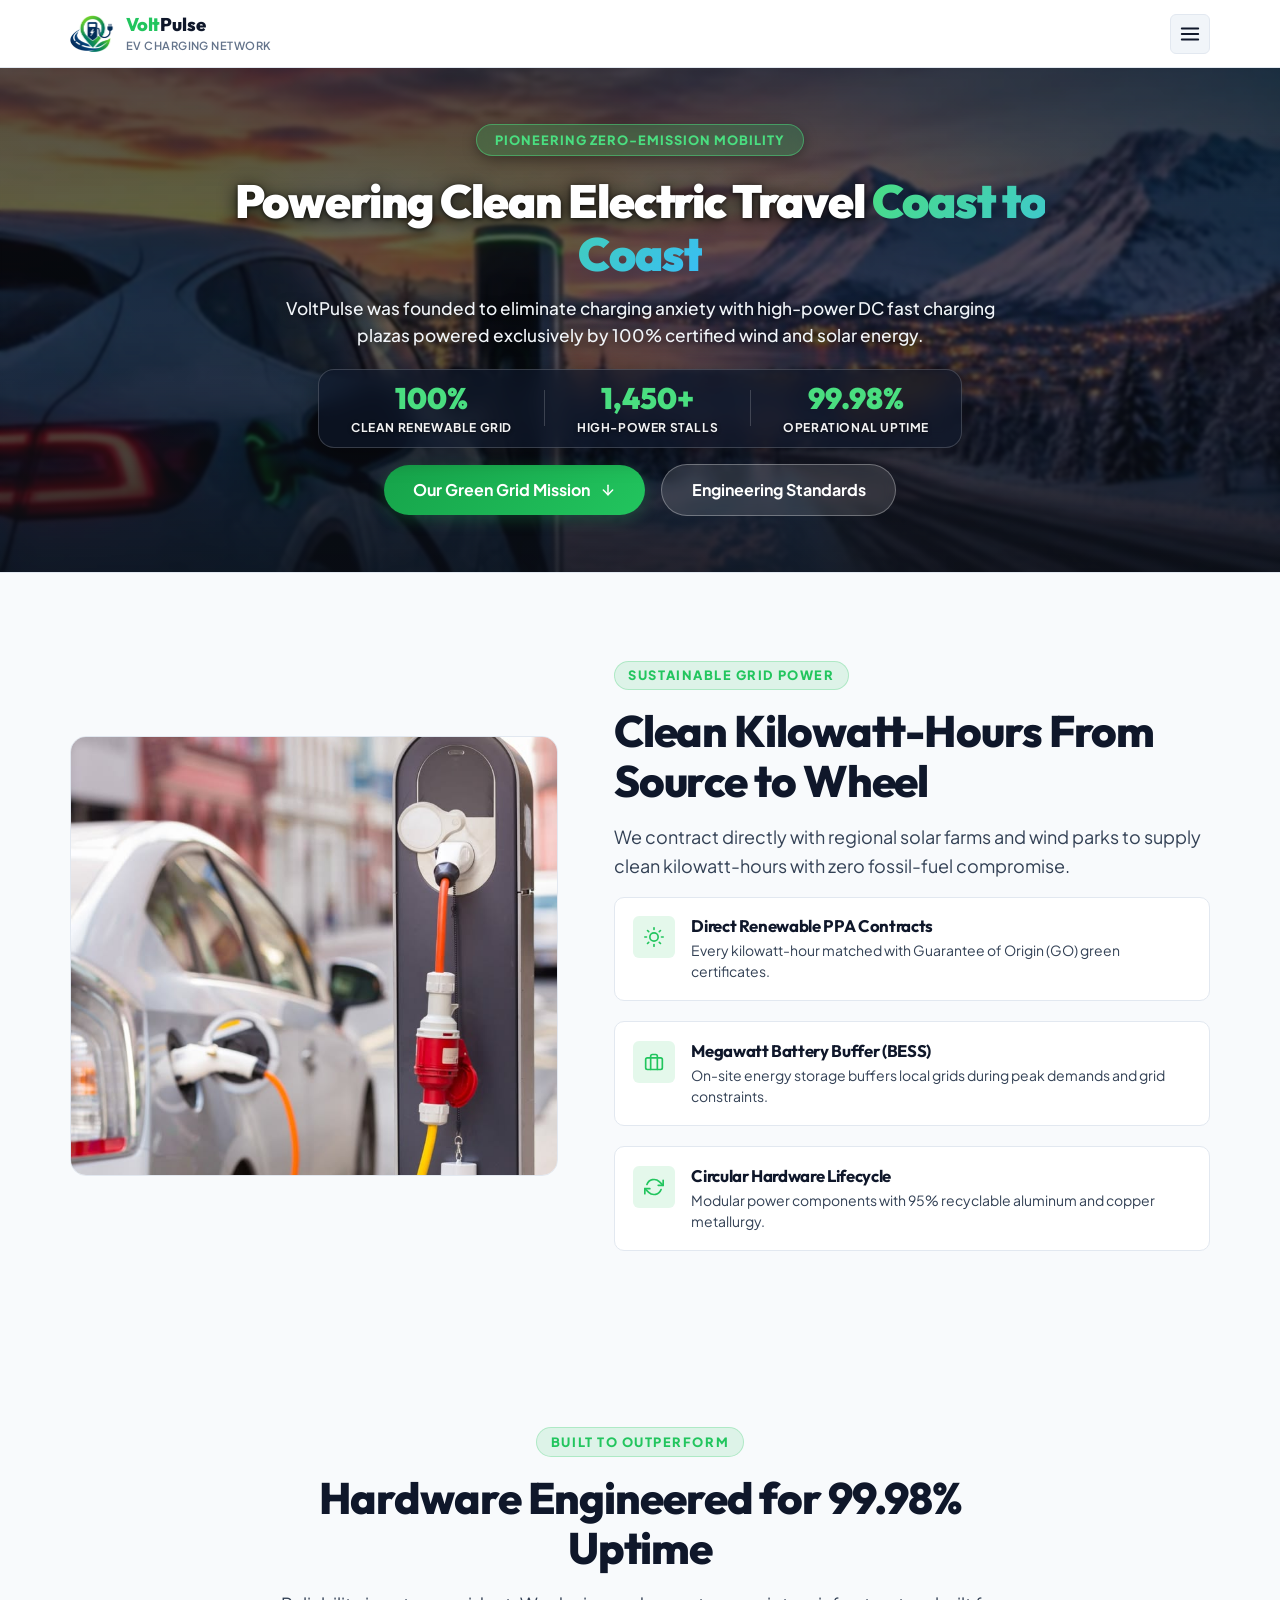
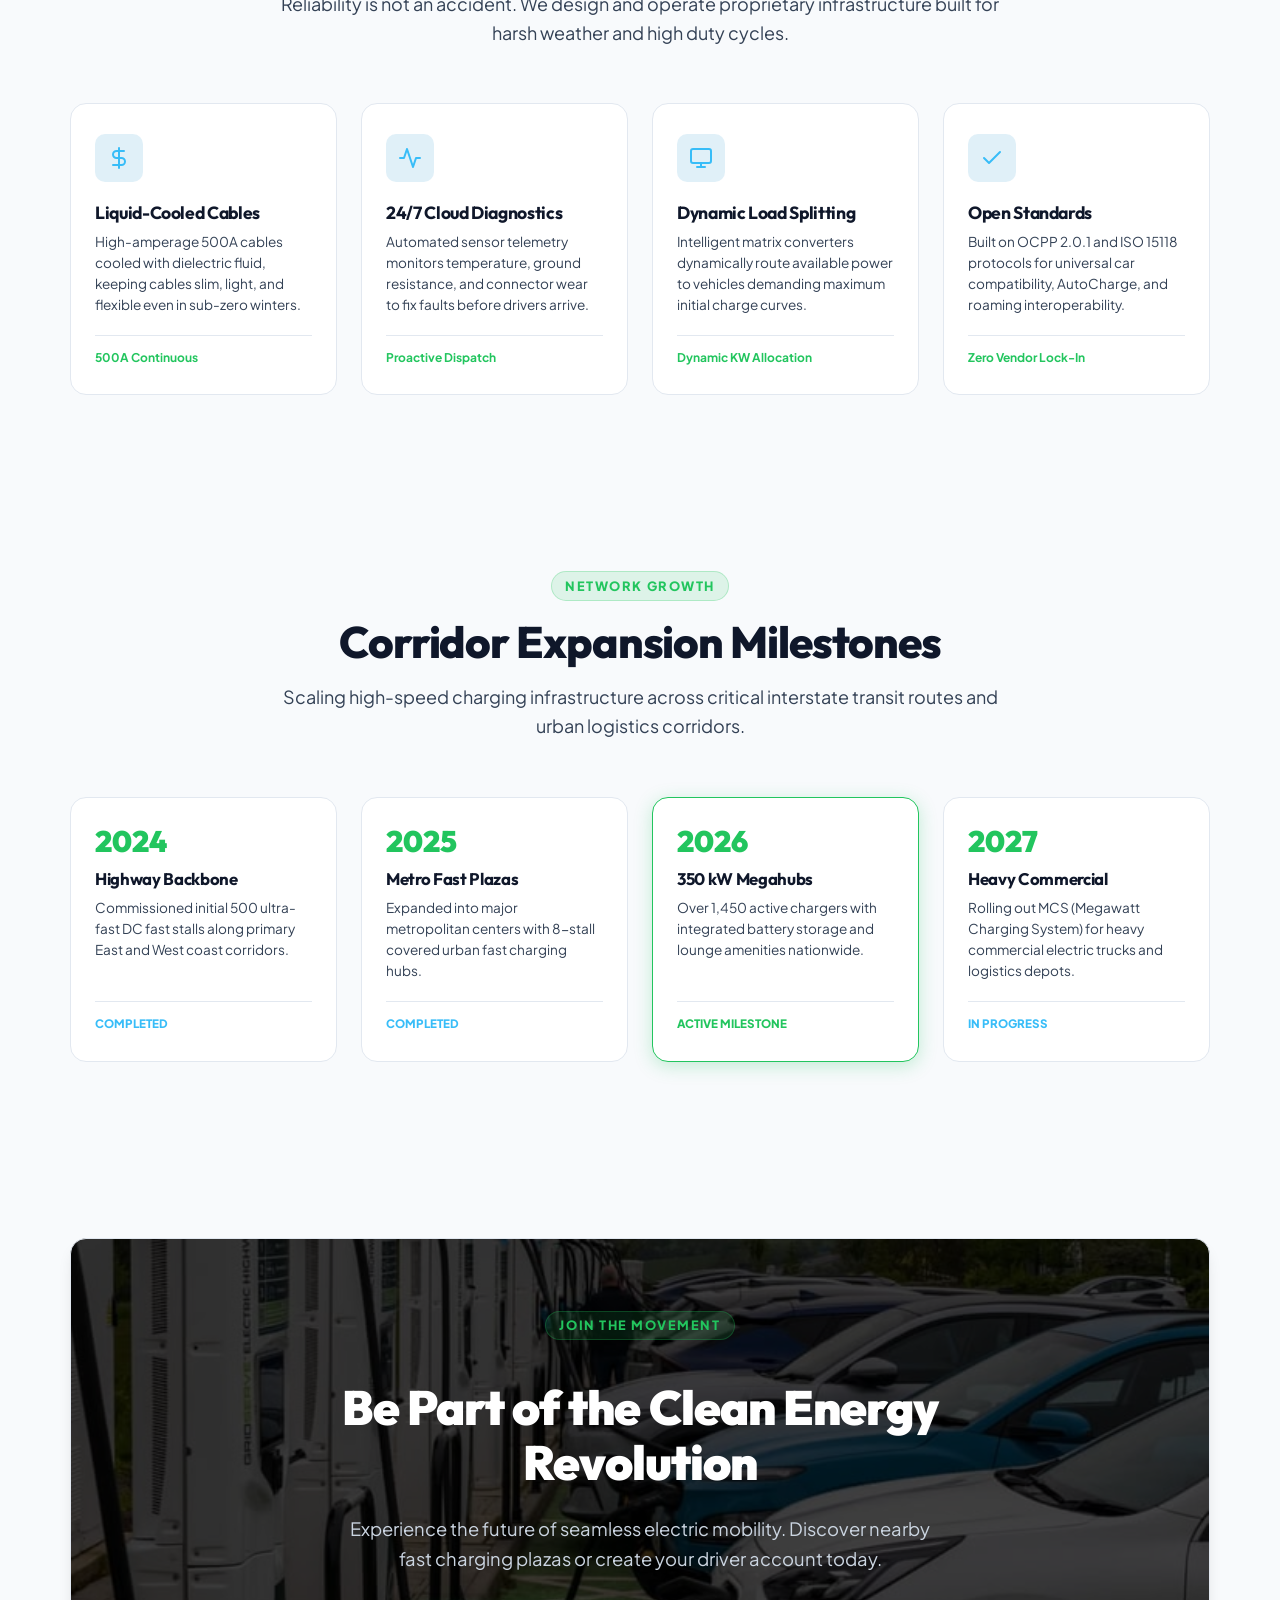
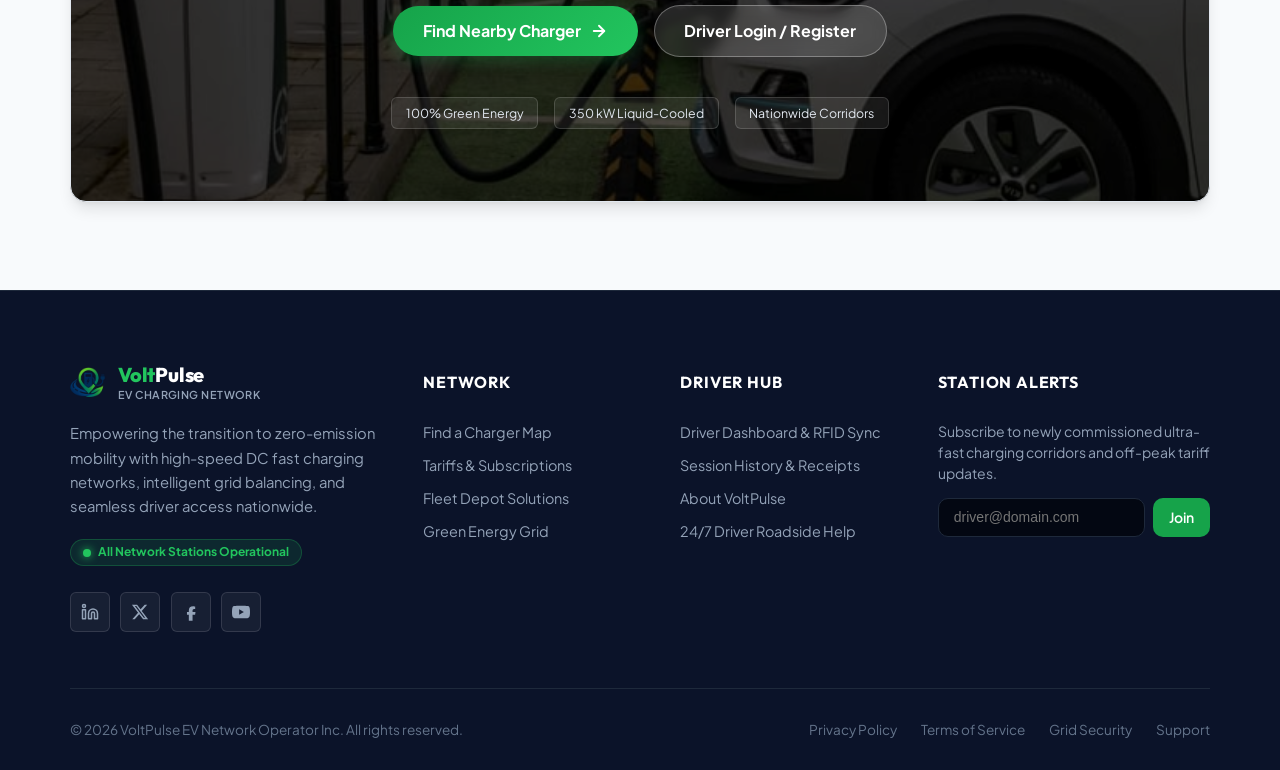
<file: about.html>
<!DOCTYPE html>
<html lang="en" dir="ltr">

<head>
  <meta charset="UTF-8">
  <meta name="viewport" content="width=device-width, initial-scale=1.0">
  <title>About Us | VoltPulse Public EV Charging Network</title>
  <meta name="description"
    content="Learn how VoltPulse is accelerating the clean electric transition with 100% certified renewable energy, liquid-cooled 350 kW technology, and robust nationwide highway corridors.">
  <link rel="icon" type="image/png" href="assets/images/icons/favicon.png">
  <link rel="preconnect" href="https://fonts.googleapis.com">
  <link rel="preconnect" href="https://fonts.gstatic.com" crossorigin>
  <link
    href="https://fonts.googleapis.com/css2?family=Outfit:wght@400;500;600;700;800;900&family=Plus+Jakarta+Sans:wght@400;500;600;700;800&display=swap"
    rel="stylesheet">
  <link rel="stylesheet" href="assets/css/style.css">
  <link rel="stylesheet" href="assets/css/responsive.css">
</head>

<body>

  <!-- 1. Global Branded Loader -->
  <div id="global-loader" role="status" aria-label="Loading VoltPulse Network">
    <div class="loader-brand-wrapper">
      <div class="loader-ring"></div>
      <img src="assets/images/logo.png" alt="VoltPulse Brand Logo" class="loader-logo-img">
    </div>
    <div class="loader-text">
      <span>Volt</span>Pulse EV Network
    </div>
  </div>

  <!-- 2. Global Fixed Header -->
  <header class="site-header" id="site-header">
    <div class="header-container">
      <!-- Logo + Brand -->
      <a href="index.html" class="brand-link" aria-label="VoltPulse EV Network Home">
        <img src="assets/images/logo.png" alt="VoltPulse EV Network Logo" class="brand-logo-img">
        <div class="brand-meta">
          <span class="brand-name"><span>Volt</span>Pulse</span>
          <span class="brand-tagline">EV Charging Network</span>
        </div>
      </a>

      <!-- Desktop Navigation: Exactly 6 Nav Items in 1 Line -->
      <nav class="desktop-nav" aria-label="Main Navigation">
        <!-- 1. Home Dropdown (Click Only) -->
        <div class="nav-dropdown-wrapper">
          <button type="button" class="dropdown-toggle-btn" aria-expanded="false" aria-haspopup="true">
            <span>Home</span>
            <svg class="dropdown-icon" viewBox="0 0 20 20" fill="currentColor" aria-hidden="true">
              <path fill-rule="evenodd"
                d="M5.293 7.293a1 1 0 011.414 0L10 10.586l3.293-3.293a1 1 0 111.414 1.414l-4 4a1 1 0 01-1.414 0l-4-4a1 1 0 010-1.414z"
                clip-rule="evenodd" />
            </svg>
          </button>
          <ul class="dropdown-menu">
            <li><a href="index.html" class="dropdown-item-link">Home 1 (Highway & Metro)</a></li>
            <li><a href="home-2.html" class="dropdown-item-link">Home 2 (Fleet & Commercial)</a></li>
          </ul>
        </div>

        <!-- 2. Find Charger -->
        <a href="find-charger.html" class="nav-link">Find Charger</a>

        <!-- 3. Pricing -->
        <a href="pricing.html" class="nav-link">Pricing</a>

        <!-- 4. About (Active - Mandatory) -->
        <a href="about.html" class="nav-link active">About</a>

        <!-- 5. Contact -->
        <a href="contact.html" class="nav-link">Contact</a>

        <!-- 6. Dashboard (Next to Contact) -->
        <a href="dashboard.html" class="nav-link">Dashboard</a>
      </nav>

      <!-- Desktop Header Controls: RTL/LTR + Dark Mode + Login Button -->
      <div class="header-actions">
        <!-- RTL Toggle -->
        <button type="button" class="icon-control-btn rtl-toggle-btn" aria-label="Switch text direction">
          <span class="rtl-text-indicator">RTL</span>
        </button>

        <!-- Dark Mode Toggle -->
        <button type="button" class="icon-control-btn theme-toggle-btn" aria-label="Toggle color theme">
          <svg class="theme-moon-icon" viewBox="0 0 24 24" fill="none" stroke="currentColor" stroke-width="2"
            stroke-linecap="round" stroke-linejoin="round" aria-hidden="true">
            <path d="M21 12.79A9 9 0 1 1 11.21 3 7 7 0 0 0 21 12.79z"></path>
          </svg>
          <svg class="theme-sun-icon" viewBox="0 0 24 24" fill="none" stroke="currentColor" stroke-width="2"
            stroke-linecap="round" stroke-linejoin="round" aria-hidden="true" style="display: none;">
            <circle cx="12" cy="12" r="5"></circle>
            <line x1="12" y1="1" x2="12" y2="3"></line>
            <line x1="12" y1="21" x2="12" y2="23"></line>
            <line x1="4.22" y1="4.22" x2="5.64" y2="5.64"></line>
            <line x1="18.36" y1="18.36" x2="19.78" y2="19.78"></line>
            <line x1="1" y1="12" x2="3" y2="12"></line>
            <line x1="21" y1="12" x2="23" y2="12"></line>
            <line x1="4.22" y1="19.78" x2="5.64" y2="18.36"></line>
            <line x1="18.36" y1="5.64" x2="19.78" y2="4.22"></line>
          </svg>
        </button>

        <!-- Login Button -->
        <a href="login.html" class="header-login-btn">
          <svg viewBox="0 0 24 24" fill="none" stroke="currentColor" stroke-width="2.2" stroke-linecap="round"
            stroke-linejoin="round" aria-hidden="true">
            <path d="M15 3h4a2 2 0 0 1 2 2v14a2 2 0 0 1-2 2h-4"></path>
            <polyline points="10 17 15 12 10 7"></polyline>
            <line x1="15" y1="12" x2="3" y2="12"></line>
          </svg>
          <span>Driver Login</span>
        </a>

        <!-- Header Primary CTA Button -->
        <a href="find-charger.html" class="header-cta-btn">
          <svg viewBox="0 0 24 24" fill="none" stroke="currentColor" stroke-width="2.2" stroke-linecap="round"
            stroke-linejoin="round" aria-hidden="true">
            <polygon points="13 2 3 14 12 14 11 22 21 10 12 10 13 2"></polygon>
          </svg>
          <span>Find Charger</span>
        </a>

        <!-- Mobile Menu Toggle Button -->
        <button type="button" class="mobile-menu-btn" id="mobile-menu-open-btn" aria-label="Open mobile navigation menu"
          aria-expanded="false">
          <svg viewBox="0 0 24 24" fill="none" stroke="currentColor" stroke-width="2" stroke-linecap="round"
            stroke-linejoin="round" aria-hidden="true">
            <line x1="3" y1="12" x2="21" y2="12"></line>
            <line x1="3" y1="6" x2="21" y2="6"></line>
            <line x1="3" y1="18" x2="21" y2="18"></line>
          </svg>
        </button>
      </div>
    </div>
  </header>

  <!-- 3. Mobile Navigation Drawer & Backdrop -->
  <div class="mobile-drawer-overlay" id="mobile-drawer-overlay"></div>
  <aside class="mobile-drawer" id="mobile-drawer" aria-label="Mobile Navigation">
    <div class="drawer-header">
      <div class="brand-link">
        <img src="assets/images/logo.png" alt="VoltPulse EV Network Logo" class="brand-logo-img">
        <div class="brand-meta">
          <span class="brand-name"><span>Volt</span>Pulse</span>
          <span class="brand-tagline">EV Charging Network</span>
        </div>
      </div>
      <button type="button" class="drawer-close-btn" id="mobile-menu-close-btn"
        aria-label="Close mobile navigation menu">
        <svg viewBox="0 0 24 24" fill="none" stroke="currentColor" stroke-width="2" stroke-linecap="round"
          stroke-linejoin="round" style="width: 20px; height: 20px;" aria-hidden="true">
          <line x1="18" y1="6" x2="6" y2="18"></line>
          <line x1="6" y1="6" x2="18" y2="18"></line>
        </svg>
      </button>
    </div>

    <div class="drawer-body">
      <ul class="mobile-nav-list">
        <!-- Home Accordion -->
        <li class="mobile-accordion-wrapper">
          <button type="button" class="mobile-accordion-toggle" aria-expanded="false">
            <span>Home Variations</span>
            <svg class="dropdown-icon accordion-icon" viewBox="0 0 20 20" fill="currentColor"
              style="width: 16px; height: 16px;" aria-hidden="true">
              <path fill-rule="evenodd"
                d="M5.293 7.293a1 1 0 011.414 0L10 10.586l3.293-3.293a1 1 0 111.414 1.414l-4 4a1 1 0 01-1.414 0l-4-4a1 1 0 010-1.414z"
                clip-rule="evenodd" />
            </svg>
          </button>
          <ul class="mobile-accordion-content">
            <li><a href="index.html" class="mobile-sub-link">Home 1 (Highway & Metro)</a></li>
            <li><a href="home-2.html" class="mobile-sub-link">Home 2 (Fleet & Commercial)</a></li>
          </ul>
        </li>

        <li><a href="find-charger.html" class="mobile-nav-link">Find Charger</a></li>
        <li><a href="pricing.html" class="mobile-nav-link">Pricing</a></li>
        <li><a href="about.html" class="mobile-nav-link active">About</a></li>
        <li><a href="contact.html" class="mobile-nav-link">Contact</a></li>
        <li><a href="dashboard.html" class="mobile-nav-link">Dashboard</a></li>
      </ul>

      <div class="drawer-actions">
        <div class="mobile-controls-row">
          <!-- RTL Control -->
          <button type="button" class="mobile-control-item rtl-toggle-btn" aria-label="Toggle text direction">
            <span class="rtl-text-indicator">RTL</span>
            <span>Direction</span>
          </button>

          <!-- Theme Control -->
          <button type="button" class="mobile-control-item theme-toggle-btn" aria-label="Toggle dark mode">
            <svg class="theme-moon-icon" viewBox="0 0 24 24" fill="none" stroke="currentColor" stroke-width="2"
              stroke-linecap="round" stroke-linejoin="round" style="width: 18px; height: 18px;" aria-hidden="true">
              <path d="M21 12.79A9 9 0 1 1 11.21 3 7 7 0 0 0 21 12.79z"></path>
            </svg>
            <svg class="theme-sun-icon" viewBox="0 0 24 24" fill="none" stroke="currentColor" stroke-width="2"
              stroke-linecap="round" stroke-linejoin="round" style="width: 18px; height: 18px; display: none;"
              aria-hidden="true">
              <circle cx="12" cy="12" r="5"></circle>
              <line x1="12" y1="1" x2="12" y2="3"></line>
              <line x1="12" y1="21" x2="12" y2="23"></line>
              <line x1="4.22" y1="4.22" x2="5.64" y2="5.64"></line>
              <line x1="18.36" y1="18.36" x2="19.78" y2="19.78"></line>
              <line x1="1" y1="12" x2="3" y2="12"></line>
              <line x1="21" y1="12" x2="23" y2="12"></line>
              <line x1="4.22" y1="19.78" x2="5.64" y2="18.36"></line>
              <line x1="18.36" y1="5.64" x2="19.78" y2="4.22"></line>
            </svg>
            <span>Theme</span>
          </button>
        </div>

        <a href="login.html" class="drawer-login-btn">
          <svg viewBox="0 0 24 24" fill="none" stroke="currentColor" stroke-width="2.2" stroke-linecap="round"
            stroke-linejoin="round" style="width: 18px; height: 18px;" aria-hidden="true">
            <path d="M15 3h4a2 2 0 0 1 2 2v14a2 2 0 0 1-2 2h-4"></path>
            <polyline points="10 17 15 12 10 7"></polyline>
            <line x1="15" y1="12" x2="3" y2="12"></line>
          </svg>
          <span>Driver Login / Register</span>
        </a>
      </div>
    </div>
  </aside>

  <!-- MAIN CONTENT: EXACTLY 5 CONTENT SECTIONS FOR INNER PAGE 03 -->
  <main id="main-content">

    <!-- =========================================================
         SECTION 1: MISSION HERO
         ========================================================= -->
    <section class="page-inner-hero" id="mission-hero">
      <img src="assets/images/about/p39.jpg" alt="VoltPulse 100% Renewable EV Infrastructure"
        class="page-inner-backdrop">
      <div class="page-inner-overlay" aria-hidden="true"></div>
      <div class="site-container">
        <div class="hero-inner-content">
          <div class="section-eyebrow">Pioneering Zero-Emission Mobility</div>
          <h1 class="page-inner-title">
            Powering Clean Electric Travel <span class="gradient-text">Coast to Coast</span>
          </h1>
          <p class="page-inner-desc">
            VoltPulse was founded to eliminate charging anxiety with high-power DC fast charging plazas powered
            exclusively by 100% certified wind and solar energy.
          </p>

          <!-- Centered Mission Stats Strip -->
          <div class="about-hero-stats-row">
            <div class="about-hero-stat-item">
              <span class="hero-stat-number">100%</span>
              <span class="hero-stat-label">Clean Renewable Grid</span>
            </div>
            <div class="about-hero-stat-divider" aria-hidden="true"></div>
            <div class="about-hero-stat-item">
              <span class="hero-stat-number">1,450+</span>
              <span class="hero-stat-label">High-Power Stalls</span>
            </div>
            <div class="about-hero-stat-divider" aria-hidden="true"></div>
            <div class="about-hero-stat-item">
              <span class="hero-stat-number">99.98%</span>
              <span class="hero-stat-label">Operational Uptime</span>
            </div>
          </div>

          <div class="hero-cta-group">
            <a href="#green-grid" class="cta-primary-btn">
              <span>Our Green Grid Mission</span>
              <svg viewBox="0 0 24 24" fill="none" stroke="currentColor" stroke-width="2.2" stroke-linecap="round"
                stroke-linejoin="round" style="width: 16px; height: 16px;" aria-hidden="true">
                <line x1="12" y1="5" x2="12" y2="19"></line>
                <polyline points="19 12 12 19 5 12"></polyline>
              </svg>
            </a>
            <a href="#engineering" class="cta-secondary-btn">
              <span>Engineering Standards</span>
            </a>
          </div>
        </div>
      </div>
    </section>

    <!-- =========================================================
         SECTION 2: 100% GREEN ENERGY GRID & SUSTAINABLE ARCHITECTURE
         ========================================================= -->
    <section class="network-section" id="green-grid">
      <div class="site-container">
        <div class="green-grid-layout">
          <!-- Visual Column -->
          <div class="green-grid-visual">
            <img src="assets/images/about/p34.jpg"
              alt="Wind turbines generating clean green electricity for EV charging" class="green-grid-img">
          </div>

          <!-- Content Column -->
          <div>
            <div class="section-eyebrow">Sustainable Grid Power</div>
            <h2 class="section-title">Clean Kilowatt-Hours From Source to Wheel</h2>
            <p class="section-subtitle">
              We contract directly with regional solar farms and wind parks to supply clean kilowatt-hours with zero
              fossil-fuel compromise.
            </p>

            <div class="green-pillars-list">
              <!-- Pillar 1 -->
              <div class="green-pillar-item">
                <div class="green-pillar-icon">
                  <svg viewBox="0 0 24 24" fill="none" stroke="currentColor" stroke-width="2" stroke-linecap="round"
                    stroke-linejoin="round" aria-hidden="true">
                    <circle cx="12" cy="12" r="5"></circle>
                    <line x1="12" y1="1" x2="12" y2="3"></line>
                    <line x1="12" y1="21" x2="12" y2="23"></line>
                    <line x1="4.22" y1="4.22" x2="5.64" y2="5.64"></line>
                    <line x1="18.36" y1="18.36" x2="19.78" y2="19.78"></line>
                    <line x1="1" y1="12" x2="3" y2="12"></line>
                    <line x1="21" y1="12" x2="23" y2="12"></line>
                    <line x1="4.22" y1="19.78" x2="5.64" y2="18.36"></line>
                    <line x1="18.36" y1="5.64" x2="19.78" y2="4.22"></line>
                  </svg>
                </div>
                <div>
                  <h3 class="perk-title">Direct Renewable PPA Contracts</h3>
                  <p class="perk-desc">Every kilowatt-hour matched with Guarantee of Origin (GO) green certificates.</p>
                </div>
              </div>

              <!-- Pillar 2 -->
              <div class="green-pillar-item">
                <div class="green-pillar-icon">
                  <svg viewBox="0 0 24 24" fill="none" stroke="currentColor" stroke-width="2" stroke-linecap="round"
                    stroke-linejoin="round" aria-hidden="true">
                    <rect x="2" y="7" width="20" height="14" rx="2" ry="2"></rect>
                    <path d="M16 21V5a2 2 0 0 0-2-2h-4a2 2 0 0 0-2 2v16"></path>
                  </svg>
                </div>
                <div>
                  <h3 class="perk-title">Megawatt Battery Buffer (BESS)</h3>
                  <p class="perk-desc">On-site energy storage buffers local grids during peak demands and grid
                    constraints.</p>
                </div>
              </div>

              <!-- Pillar 3 -->
              <div class="green-pillar-item">
                <div class="green-pillar-icon">
                  <svg viewBox="0 0 24 24" fill="none" stroke="currentColor" stroke-width="2" stroke-linecap="round"
                    stroke-linejoin="round" aria-hidden="true">
                    <polyline points="23 4 23 10 17 10"></polyline>
                    <polyline points="1 20 1 14 7 14"></polyline>
                    <path d="M3.51 9a9 9 0 0 1 14.85-3.36L23 10M1 14l4.64 4.36A9 9 0 0 0 20.49 15"></path>
                  </svg>
                </div>
                <div>
                  <h3 class="perk-title">Circular Hardware Lifecycle</h3>
                  <p class="perk-desc">Modular power components with 95% recyclable aluminum and copper metallurgy.</p>
                </div>
              </div>
            </div>
          </div>
        </div>
      </div>
    </section>

    <!-- =========================================================
         SECTION 3: ENGINEERING STANDARDS & RELIABILITY
         ========================================================= -->
    <section class="network-section" id="engineering">
      <div class="site-container">
        <div class="section-head">
          <div class="section-eyebrow">Built To Outperform</div>
          <h2 class="section-title">Hardware Engineered for 99.98% Uptime</h2>
          <p class="section-subtitle">
            Reliability is not an accident. We design and operate proprietary infrastructure built for harsh weather and
            high duty cycles.
          </p>
        </div>

        <div class="engineering-quad-grid">
          <!-- Card 1 -->
          <div class="engineering-card">
            <div>
              <div class="eng-icon-box">
                <svg viewBox="0 0 24 24" fill="none" stroke="currentColor" stroke-width="2" stroke-linecap="round"
                  stroke-linejoin="round" aria-hidden="true">
                  <path d="M12 2v20M17 5H9.5a3.5 3.5 0 0 0 0 7h5a3.5 3.5 0 0 1 0 7H6"></path>
                </svg>
              </div>
              <h3 class="eng-card-title">Liquid-Cooled Cables</h3>
              <p class="eng-card-desc">
                High-amperage 500A cables cooled with dielectric fluid, keeping cables slim, light, and flexible even in
                sub-zero winters.
              </p>
            </div>
            <div class="eng-spec-pill">500A Continuous</div>
          </div>

          <!-- Card 2 -->
          <div class="engineering-card">
            <div>
              <div class="eng-icon-box">
                <svg viewBox="0 0 24 24" fill="none" stroke="currentColor" stroke-width="2" stroke-linecap="round"
                  stroke-linejoin="round" aria-hidden="true">
                  <path d="M22 12h-4l-3 9L9 3l-3 9H2"></path>
                </svg>
              </div>
              <h3 class="eng-card-title">24/7 Cloud Diagnostics</h3>
              <p class="eng-card-desc">
                Automated sensor telemetry monitors temperature, ground resistance, and connector wear to fix faults
                before drivers arrive.
              </p>
            </div>
            <div class="eng-spec-pill">Proactive Dispatch</div>
          </div>

          <!-- Card 3 -->
          <div class="engineering-card">
            <div>
              <div class="eng-icon-box">
                <svg viewBox="0 0 24 24" fill="none" stroke="currentColor" stroke-width="2" stroke-linecap="round"
                  stroke-linejoin="round" aria-hidden="true">
                  <rect x="2" y="3" width="20" height="14" rx="2" ry="2"></rect>
                  <line x1="8" y1="21" x2="16" y2="21"></line>
                  <line x1="12" y1="17" x2="12" y2="21"></line>
                </svg>
              </div>
              <h3 class="eng-card-title">Dynamic Load Splitting</h3>
              <p class="eng-card-desc">
                Intelligent matrix converters dynamically route available power to vehicles demanding maximum initial
                charge curves.
              </p>
            </div>
            <div class="eng-spec-pill">Dynamic KW Allocation</div>
          </div>

          <!-- Card 4 -->
          <div class="engineering-card">
            <div>
              <div class="eng-icon-box">
                <svg viewBox="0 0 24 24" fill="none" stroke="currentColor" stroke-width="2" stroke-linecap="round"
                  stroke-linejoin="round" aria-hidden="true">
                  <polyline points="20 6 9 17 4 12"></polyline>
                </svg>
              </div>
              <h3 class="eng-card-title">Open Standards </h3>
              <p class="eng-card-desc">
                Built on OCPP 2.0.1 and ISO 15118 protocols for universal car compatibility, AutoCharge, and roaming
                interoperability.
              </p>
            </div>
            <div class="eng-spec-pill">Zero Vendor Lock-In</div>
          </div>
        </div>
      </div>
    </section>

    <!-- =========================================================
         SECTION 4: INFRASTRUCTURE ROADMAP & CORRIDOR EXPANSION
         ========================================================= -->
    <section class="network-section" id="roadmap">
      <div class="site-container">
        <div class="section-head">
          <div class="section-eyebrow">Network Growth</div>
          <h2 class="section-title">Corridor Expansion Milestones</h2>
          <p class="section-subtitle">
            Scaling high-speed charging infrastructure across critical interstate transit routes and urban logistics
            corridors.
          </p>
        </div>

        <div class="roadmap-timeline-grid">
          <!-- 2024 -->
          <div class="roadmap-card">
            <div>
              <div class="roadmap-year">2024</div>
              <h3 class="roadmap-title">Highway Backbone</h3>
              <p class="roadmap-desc">Commissioned initial 500 ultra-fast DC fast stalls along primary East and West
                coast corridors.</p>
            </div>
            <div class="roadmap-badge">Completed</div>
          </div>

          <!-- 2025 -->
          <div class="roadmap-card">
            <div>
              <div class="roadmap-year">2025</div>
              <h3 class="roadmap-title">Metro Fast Plazas</h3>
              <p class="roadmap-desc">Expanded into major metropolitan centers with 8-stall covered urban fast charging
                hubs.</p>
            </div>
            <div class="roadmap-badge">Completed</div>
          </div>

          <!-- 2026 (Current) -->
          <div class="roadmap-card current">
            <div>
              <div class="roadmap-year">2026</div>
              <h3 class="roadmap-title">350 kW Megahubs</h3>
              <p class="roadmap-desc">Over 1,450 active chargers with integrated battery storage and lounge amenities
                nationwide.</p>
            </div>
            <div class="roadmap-badge active">Active Milestone</div>
          </div>

          <!-- 2027 -->
          <div class="roadmap-card">
            <div>
              <div class="roadmap-year">2027</div>
              <h3 class="roadmap-title">Heavy Commercial </h3>
              <p class="roadmap-desc">Rolling out MCS (Megawatt Charging System) for heavy commercial electric trucks
                and logistics depots.</p>
            </div>
            <div class="roadmap-badge">In Progress</div>
          </div>
        </div>
      </div>
    </section>

    <!-- =========================================================
         SECTION 5: ABOUT NETWORK CTA
         (Mandatory Final Section)
         ========================================================= -->
    <section class="network-section" id="about-cta">
      <div class="site-container">
        <div class="cta-banner-wrapper">
          <img src="assets/images/about/p35.jpg" alt="Electric vehicle driving smoothly along an open road"
            class="cta-backdrop-img">
          <div class="cta-content-box">
            <div class="section-eyebrow">Join The Movement</div>
            <h2 class="cta-title">Be Part of the Clean Energy Revolution</h2>
            <p class="cta-desc">
              Experience the future of seamless electric mobility. Discover nearby fast charging plazas or create your
              driver account today.
            </p>
            <div class="cta-btn-group">
              <a href="find-charger.html" class="cta-primary-btn">
                <span>Find Nearby Charger</span>
                <svg viewBox="0 0 24 24" fill="none" stroke="currentColor" stroke-width="2.5" stroke-linecap="round"
                  stroke-linejoin="round" style="width: 18px; height: 18px;" aria-hidden="true">
                  <line x1="5" y1="12" x2="19" y2="12"></line>
                  <polyline points="12 5 19 12 12 19"></polyline>
                </svg>
              </a>
              <a href="login.html" class="cta-secondary-btn">
                <span>Driver Login / Register</span>
              </a>
            </div>
            <div class="cta-store-badges">
              <span class="store-badge-pill">100% Green Energy</span>
              <span class="store-badge-pill">350 kW Liquid-Cooled</span>
              <span class="store-badge-pill">Nationwide Corridors</span>
            </div>
          </div>
        </div>
      </div>
    </section>

  </main>

  <!-- 4. Shared Footer Architecture -->
  <footer class="site-footer">
    <div class="footer-container">
      <div class="footer-main-grid">
        <!-- Col 1: Brand Info & Status -->
        <div class="footer-brand-col">
          <a href="index.html" class="footer-brand-link">
            <img src="assets/images/logo.png" alt="VoltPulse EV Network Logo" class="footer-logo-img">
            <div class="footer-brand-meta">
              <span class="footer-brand-name"><span>Volt</span>Pulse</span>
              <span class="footer-brand-tagline">EV Charging Network</span>
            </div>
          </a>
          <p class="footer-desc">
            Empowering the transition to zero-emission mobility with high-speed DC fast charging networks, intelligent
            grid balancing, and seamless driver access nationwide.
          </p>
          <div class="footer-status-pill">
            <span class="status-dot"></span>
            All Network Stations Operational
          </div>
          <!-- Social Media Channels -->
          <div class="footer-social-links" aria-label="Official Social Channels">
            <a href="https://linkedin.com" target="_blank" rel="noopener noreferrer" class="footer-social-btn"
              aria-label="LinkedIn">
              <svg viewBox="0 0 24 24" width="18" height="18" fill="none" stroke="currentColor" stroke-width="2"
                stroke-linecap="round" stroke-linejoin="round" aria-hidden="true">
                <path d="M16 8a6 6 0 0 1 6 6v7h-4v-7a2 2 0 0 0-2-2 2 2 0 0 0-2 2v7h-4v-7a6 6 0 0 1 6-6z"></path>
                <rect x="2" y="9" width="4" height="12"></rect>
                <circle cx="4" cy="4" r="2"></circle>
              </svg>
            </a>
            <a href="https://twitter.com" target="_blank" rel="noopener noreferrer" class="footer-social-btn"
              aria-label="X (formerly Twitter)">
              <svg viewBox="0 0 24 24" width="18" height="18" fill="currentColor" aria-hidden="true">
                <path
                  d="M18.244 2.25h3.308l-7.227 8.26 8.502 11.24H16.17l-5.214-6.817L4.99 21.75H1.68l7.73-8.835L1.254 2.25H8.08l4.713 6.231zm-1.161 17.52h1.833L7.084 4.126H5.117z" />
              </svg>
            </a>
            <a href="https://facebook.com" target="_blank" rel="noopener noreferrer" class="footer-social-btn"
              aria-label="Facebook">
              <svg viewBox="0 0 24 24" width="18" height="18" fill="currentColor" aria-hidden="true">
                <path
                  d="M9.101 23.691v-7.98H6.627v-3.667h2.474v-1.58c0-4.085 1.848-5.978 5.858-5.978.401 0 .955.042 1.468.103a8.68 8.68 0 0 1 1.141.195v3.325a8.623 8.623 0 0 0-.653-.036 26.805 26.805 0 0 0-.733-.009c-.82 0-1.666.28-1.897.905-.14.378-.209.897-.209 1.554v1.526h3.909l-.517 3.667h-3.392v7.98h-4.896z" />
              </svg>
            </a>
            <a href="https://youtube.com" target="_blank" rel="noopener noreferrer" class="footer-social-btn"
              aria-label="YouTube">
              <svg viewBox="0 0 24 24" width="18" height="18" fill="currentColor" aria-hidden="true">
                <path
                  d="M23.498 6.186a3.016 3.016 0 0 0-2.122-2.136C19.505 3.545 12 3.545 12 3.545s-7.505 0-9.377.505A3.017 3.017 0 0 0 .502 6.186C0 8.07 0 12 0 12s0 3.93.502 5.814a3.016 3.016 0 0 0 2.122 2.136c1.871.505 9.376.505 9.376.505s7.505 0 9.377-.505a3.015 3.015 0 0 0 2.122-2.136C24 15.93 24 12 24 12s0-3.93-.502-5.814zM9.545 15.568V8.432L15.818 12l-6.273 3.568z" />
              </svg>
            </a>
          </div>
        </div>

        <!-- Col 2: Network Navigation -->
        <div>
          <h2 class="footer-col-title">Network</h2>
          <ul class="footer-links-list">
            <li><a href="find-charger.html" class="footer-link">Find a Charger Map</a></li>
            <li><a href="pricing.html" class="footer-link">Tariffs & Subscriptions</a></li>
            <li><a href="home-2.html" class="footer-link">Fleet Depot Solutions</a></li>
            <li><a href="about.html" class="footer-link">Green Energy Grid</a></li>
          </ul>
        </div>

        <!-- Col 3: Drivers & Support -->
        <div>
          <h2 class="footer-col-title">Driver Hub</h2>
          <ul class="footer-links-list">
            <li><a href="dashboard.html" class="footer-link">Driver Dashboard & RFID Sync</a></li>
            <li><a href="dashboard.html" class="footer-link">Session History & Receipts</a></li>
            <li><a href="about.html" class="footer-link">About VoltPulse</a></li>
            <li><a href="contact.html" class="footer-link">24/7 Driver Roadside Help</a></li>
          </ul>
        </div>

        <!-- Col 4: Dispatch Updates -->
        <div>
          <h2 class="footer-col-title">Station Alerts</h2>
          <div class="footer-newsletter-box">
            <p class="footer-newsletter-text">
              Subscribe to newly commissioned ultra-fast charging corridors and off-peak tariff updates.
            </p>
            <form class="footer-form" id="station-alert-form">
              <input type="email" placeholder="driver@domain.com" required class="footer-input"
                aria-label="Email address for station updates">
              <button type="submit" class="footer-submit-btn">Join</button>
            </form>
          </div>
        </div>
      </div>

      <!-- Bottom Bar -->
      <div class="footer-bottom-bar">
        <div>
          &copy; 2026 VoltPulse EV Network Operator Inc. All rights reserved.
        </div>
        <ul class="footer-legal-links">
          <li><a href="about.html">Privacy Policy</a></li>
          <li><a href="about.html">Terms of Service</a></li>
          <li><a href="about.html">Grid Security</a></li>
          <li><a href="contact.html">Support</a></li>
        </ul>
      </div>
    </div>
  </footer>

  <!-- 5. Scroll-To-Top Button -->
  <button type="button" id="scroll-to-top" aria-label="Scroll back to top">
    <svg viewBox="0 0 24 24" fill="none" stroke="currentColor" stroke-width="2.5" stroke-linecap="round"
      stroke-linejoin="round" aria-hidden="true">
      <polyline points="18 15 12 9 6 15"></polyline>
    </svg>
  </button>

  <script src="assets/js/main.js"></script>
</body>

</html>
</file>
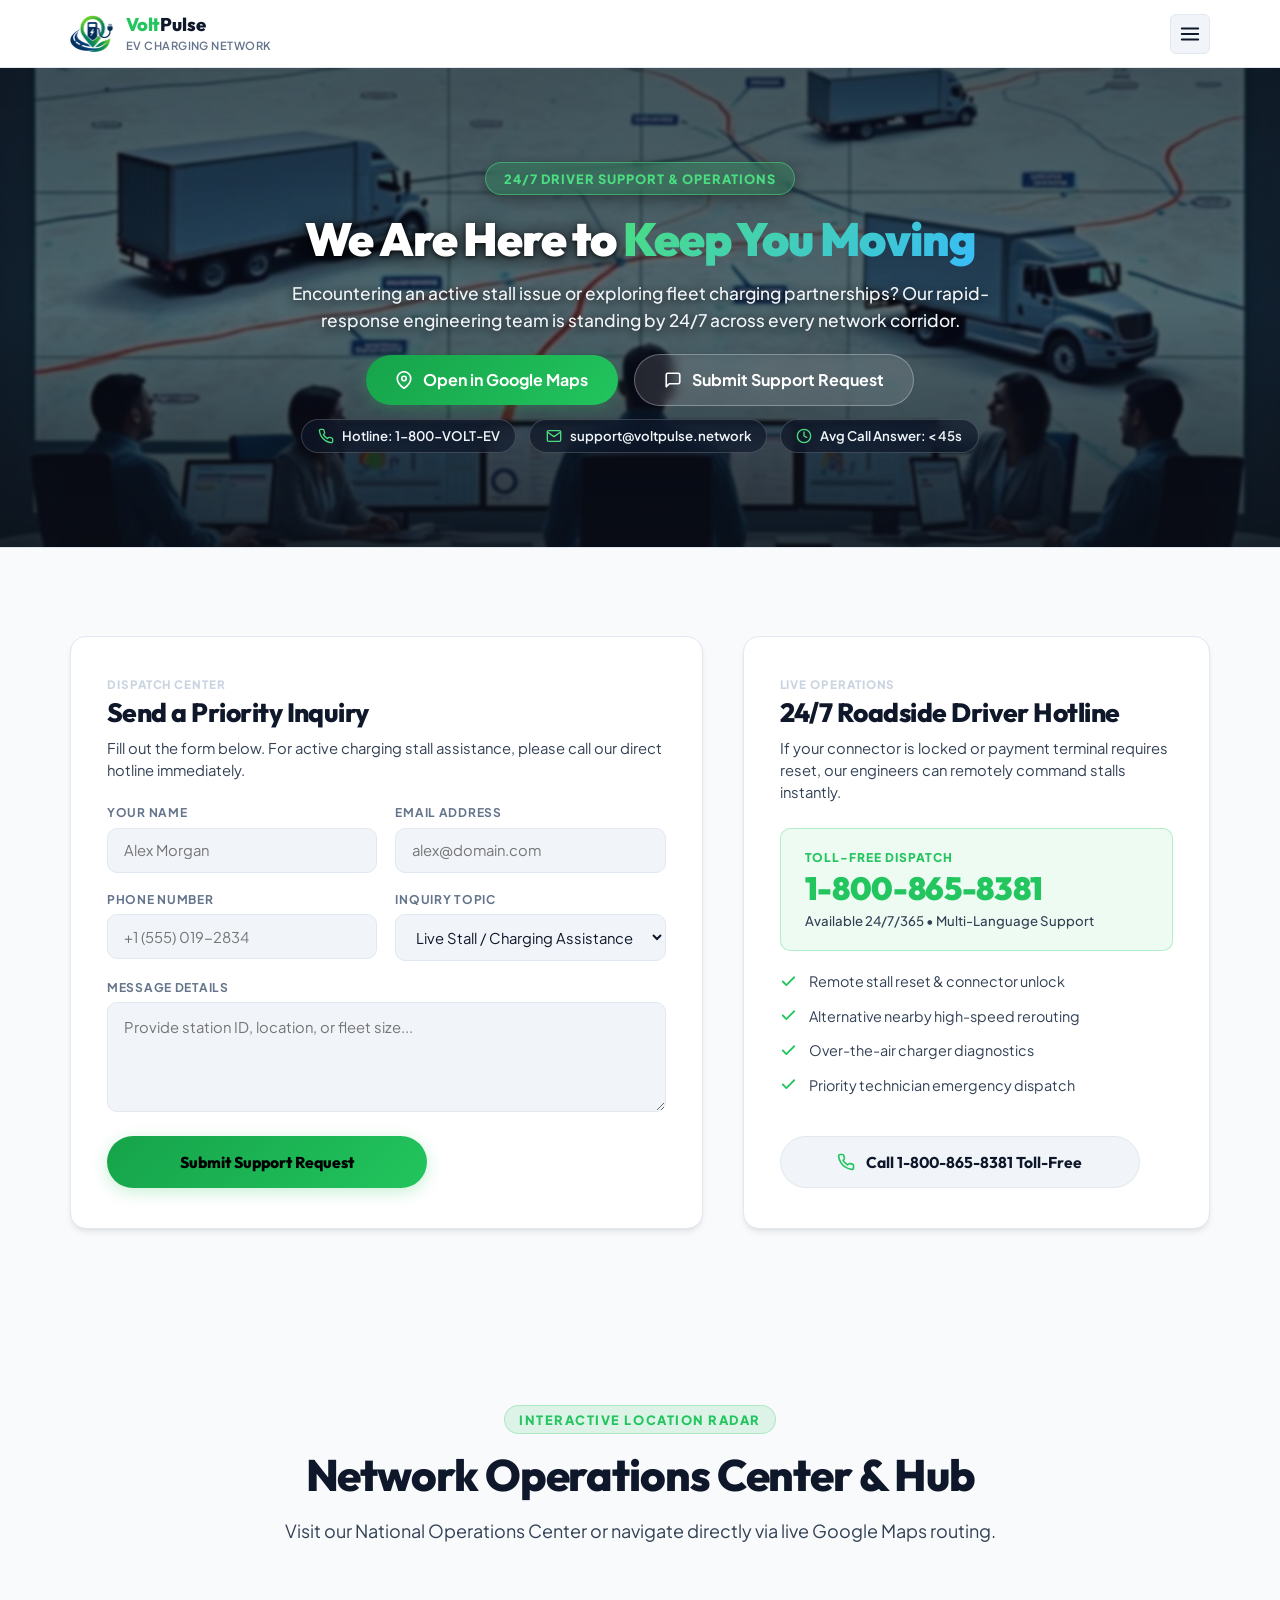
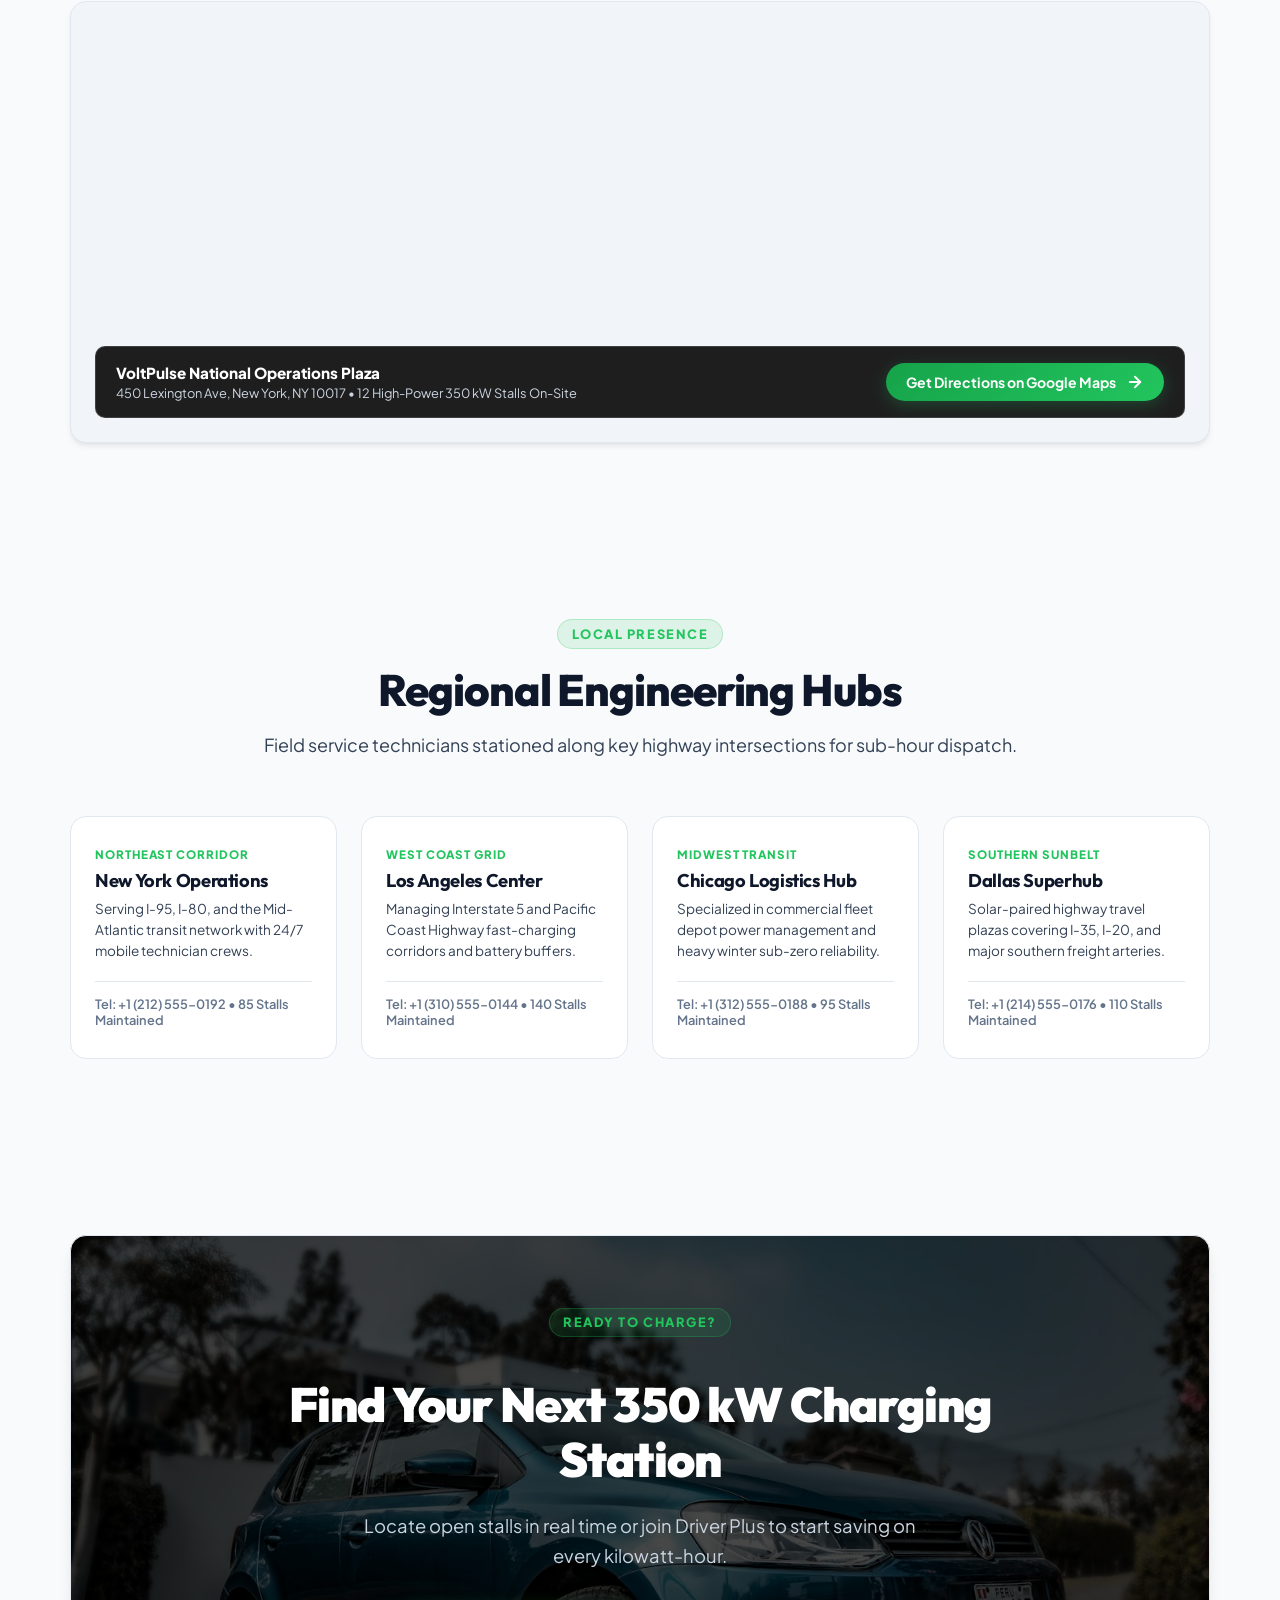
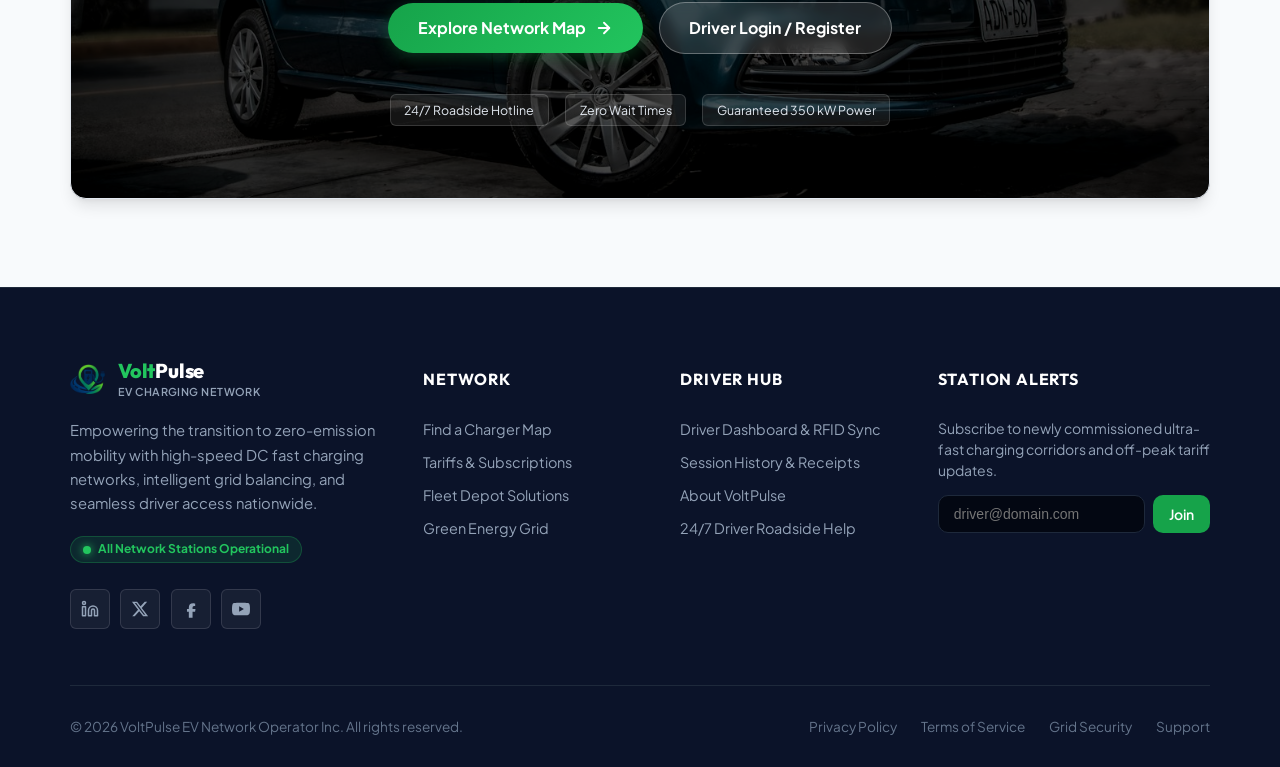
<file: contact.html>
<!DOCTYPE html>
<html lang="en" dir="ltr">

<head>
  <meta charset="UTF-8">
  <meta name="viewport" content="width=device-width, initial-scale=1.0">
  <title>Contact & 24/7 Support | VoltPulse Public EV Charging Network</title>
  <meta name="description"
    content="Get 24/7 roadside charging assistance, submit driver support inquiries, connect with fleet operations, or visit our regional support hubs.">
  <link rel="icon" type="image/png" href="assets/images/icons/favicon.png">
  <link rel="preconnect" href="https://fonts.googleapis.com">
  <link rel="preconnect" href="https://fonts.gstatic.com" crossorigin>
  <link
    href="https://fonts.googleapis.com/css2?family=Outfit:wght@400;500;600;700;800;900&family=Plus+Jakarta+Sans:wght@400;500;600;700;800&display=swap"
    rel="stylesheet">
  <link rel="stylesheet" href="assets/css/style.css">
  <link rel="stylesheet" href="assets/css/responsive.css">
</head>

<body>

  <!-- 1. Global Branded Loader -->
  <div id="global-loader" role="status" aria-label="Loading VoltPulse Network">
    <div class="loader-brand-wrapper">
      <div class="loader-ring"></div>
      <img src="assets/images/logo.png" alt="VoltPulse Brand Logo" class="loader-logo-img">
    </div>
    <div class="loader-text">
      <span>Volt</span>Pulse EV Network
    </div>
  </div>

  <!-- 2. Global Fixed Header -->
  <header class="site-header" id="site-header">
    <div class="header-container">
      <!-- Logo + Brand -->
      <a href="index.html" class="brand-link" aria-label="VoltPulse EV Network Home">
        <img src="assets/images/logo.png" alt="VoltPulse EV Network Logo" class="brand-logo-img">
        <div class="brand-meta">
          <span class="brand-name"><span>Volt</span>Pulse</span>
          <span class="brand-tagline">EV Charging Network</span>
        </div>
      </a>

      <!-- Desktop Navigation: Exactly 6 Nav Items in 1 Line -->
      <nav class="desktop-nav" aria-label="Main Navigation">
        <!-- 1. Home Dropdown (Click Only) -->
        <div class="nav-dropdown-wrapper">
          <button type="button" class="dropdown-toggle-btn" aria-expanded="false" aria-haspopup="true">
            <span>Home</span>
            <svg class="dropdown-icon" viewBox="0 0 20 20" fill="currentColor" aria-hidden="true">
              <path fill-rule="evenodd"
                d="M5.293 7.293a1 1 0 011.414 0L10 10.586l3.293-3.293a1 1 0 111.414 1.414l-4 4a1 1 0 01-1.414 0l-4-4a1 1 0 010-1.414z"
                clip-rule="evenodd" />
            </svg>
          </button>
          <ul class="dropdown-menu">
            <li><a href="index.html" class="dropdown-item-link">Home 1 (Highway & Metro)</a></li>
            <li><a href="home-2.html" class="dropdown-item-link">Home 2 (Fleet & Commercial)</a></li>
          </ul>
        </div>

        <!-- 2. Find Charger -->
        <a href="find-charger.html" class="nav-link">Find Charger</a>

        <!-- 3. Pricing -->
        <a href="pricing.html" class="nav-link">Pricing</a>

        <!-- 4. About (Mandatory) -->
        <a href="about.html" class="nav-link">About</a>

        <!-- 5. Contact (Active) -->
        <a href="contact.html" class="nav-link active">Contact</a>

        <!-- 6. Dashboard (Next to Contact) -->
        <a href="dashboard.html" class="nav-link">Dashboard</a>
      </nav>

      <!-- Desktop Header Controls: RTL/LTR + Dark Mode + Login Button -->
      <div class="header-actions">
        <!-- RTL Toggle -->
        <button type="button" class="icon-control-btn rtl-toggle-btn" aria-label="Switch text direction">
          <span class="rtl-text-indicator">RTL</span>
        </button>

        <!-- Dark Mode Toggle -->
        <button type="button" class="icon-control-btn theme-toggle-btn" aria-label="Toggle color theme">
          <svg class="theme-moon-icon" viewBox="0 0 24 24" fill="none" stroke="currentColor" stroke-width="2"
            stroke-linecap="round" stroke-linejoin="round" aria-hidden="true">
            <path d="M21 12.79A9 9 0 1 1 11.21 3 7 7 0 0 0 21 12.79z"></path>
          </svg>
          <svg class="theme-sun-icon" viewBox="0 0 24 24" fill="none" stroke="currentColor" stroke-width="2"
            stroke-linecap="round" stroke-linejoin="round" aria-hidden="true">
            <circle cx="12" cy="12" r="5"></circle>
            <line x1="12" y1="1" x2="12" y2="3"></line>
            <line x1="12" y1="21" x2="12" y2="23"></line>
            <line x1="4.22" y1="4.22" x2="5.64" y2="5.64"></line>
            <line x1="18.36" y1="18.36" x2="19.78" y2="19.78"></line>
            <line x1="1" y1="12" x2="3" y2="12"></line>
            <line x1="21" y1="12" x2="23" y2="12"></line>
            <line x1="4.22" y1="19.78" x2="5.64" y2="18.36"></line>
            <line x1="18.36" y1="5.64" x2="19.78" y2="4.22"></line>
          </svg>
        </button>

        <!-- Login Button -->
        <a href="login.html" class="header-login-btn">
          <svg viewBox="0 0 24 24" fill="none" stroke="currentColor" stroke-width="2.2" stroke-linecap="round"
            stroke-linejoin="round" aria-hidden="true">
            <path d="M15 3h4a2 2 0 0 1 2 2v14a2 2 0 0 1-2 2h-4"></path>
            <polyline points="10 17 15 12 10 7"></polyline>
            <line x1="15" y1="12" x2="3" y2="12"></line>
          </svg>
          <span>Driver Login</span>
        </a>

        <!-- Header Primary CTA Button -->
        <a href="find-charger.html" class="header-cta-btn">
          <svg viewBox="0 0 24 24" fill="none" stroke="currentColor" stroke-width="2.2" stroke-linecap="round"
            stroke-linejoin="round" aria-hidden="true">
            <polygon points="13 2 3 14 12 14 11 22 21 10 12 10 13 2"></polygon>
          </svg>
          <span>Find Charger</span>
        </a>

        <!-- Mobile Menu Toggle Button -->
        <button type="button" class="mobile-menu-btn" id="mobile-menu-open-btn" aria-label="Open mobile navigation menu"
          aria-expanded="false">
          <svg viewBox="0 0 24 24" fill="none" stroke="currentColor" stroke-width="2" stroke-linecap="round"
            stroke-linejoin="round" aria-hidden="true">
            <line x1="3" y1="12" x2="21" y2="12"></line>
            <line x1="3" y1="6" x2="21" y2="6"></line>
            <line x1="3" y1="18" x2="21" y2="18"></line>
          </svg>
        </button>
      </div>
    </div>
  </header>

  <!-- 3. Mobile Navigation Drawer & Backdrop -->
  <div class="mobile-drawer-overlay" id="mobile-drawer-overlay"></div>
  <aside class="mobile-drawer" id="mobile-drawer" aria-label="Mobile Navigation">
    <div class="drawer-header">
      <div class="brand-link">
        <img src="assets/images/logo.png" alt="VoltPulse EV Network Logo" class="brand-logo-img">
        <div class="brand-meta">
          <span class="brand-name"><span>Volt</span>Pulse</span>
          <span class="brand-tagline">EV Charging Network</span>
        </div>
      </div>
      <button type="button" class="drawer-close-btn" id="mobile-menu-close-btn"
        aria-label="Close mobile navigation menu">
        <svg viewBox="0 0 24 24" fill="none" stroke="currentColor" stroke-width="2" stroke-linecap="round"
          stroke-linejoin="round" class="drawer-close-svg" aria-hidden="true">
          <line x1="18" y1="6" x2="6" y2="18"></line>
          <line x1="6" y1="6" x2="18" y2="18"></line>
        </svg>
      </button>
    </div>

    <div class="drawer-body">
      <ul class="mobile-nav-list">
        <!-- Home Accordion -->
        <li class="mobile-accordion-wrapper">
          <button type="button" class="mobile-accordion-toggle" aria-expanded="false">
            <span>Home Variations</span>
            <svg class="dropdown-icon accordion-icon" viewBox="0 0 20 20" fill="currentColor" aria-hidden="true">
              <path fill-rule="evenodd"
                d="M5.293 7.293a1 1 0 011.414 0L10 10.586l3.293-3.293a1 1 0 111.414 1.414l-4 4a1 1 0 01-1.414 0l-4-4a1 1 0 010-1.414z"
                clip-rule="evenodd" />
            </svg>
          </button>
          <ul class="mobile-accordion-content">
            <li><a href="index.html" class="mobile-sub-link">Home 1 (Highway & Metro)</a></li>
            <li><a href="home-2.html" class="mobile-sub-link">Home 2 (Fleet & Commercial)</a></li>
          </ul>
        </li>

        <li><a href="find-charger.html" class="mobile-nav-link">Find Charger</a></li>
        <li><a href="pricing.html" class="mobile-nav-link">Pricing</a></li>
        <li><a href="about.html" class="mobile-nav-link">About</a></li>
        <li><a href="contact.html" class="mobile-nav-link active">Contact</a></li>
        <li><a href="dashboard.html" class="mobile-nav-link">Dashboard</a></li>
      </ul>

      <div class="drawer-actions">
        <div class="mobile-controls-row">
          <!-- RTL Control -->
          <button type="button" class="mobile-control-item rtl-toggle-btn" aria-label="Toggle text direction">
            <span class="rtl-text-indicator">RTL</span>
            <span>Direction</span>
          </button>

          <!-- Theme Control -->
          <button type="button" class="mobile-control-item theme-toggle-btn" aria-label="Toggle dark mode">
            <svg class="theme-moon-icon mobile-control-icon" viewBox="0 0 24 24" fill="none" stroke="currentColor"
              stroke-width="2" stroke-linecap="round" stroke-linejoin="round" aria-hidden="true">
              <path d="M21 12.79A9 9 0 1 1 11.21 3 7 7 0 0 0 21 12.79z"></path>
            </svg>
            <svg class="theme-sun-icon mobile-control-icon" viewBox="0 0 24 24" fill="none" stroke="currentColor"
              stroke-width="2" stroke-linecap="round" stroke-linejoin="round" aria-hidden="true" style="display: none;">
              <circle cx="12" cy="12" r="5"></circle>
              <line x1="12" y1="1" x2="12" y2="3"></line>
              <line x1="12" y1="21" x2="12" y2="23"></line>
              <line x1="4.22" y1="4.22" x2="5.64" y2="5.64"></line>
              <line x1="18.36" y1="18.36" x2="19.78" y2="19.78"></line>
              <line x1="1" y1="12" x2="3" y2="12"></line>
              <line x1="21" y1="12" x2="23" y2="12"></line>
              <line x1="4.22" y1="19.78" x2="5.64" y2="18.36"></line>
              <line x1="18.36" y1="5.64" x2="19.78" y2="4.22"></line>
            </svg>
            <span>Theme</span>
          </button>
        </div>

        <a href="login.html" class="drawer-login-btn">
          <svg viewBox="0 0 24 24" fill="none" stroke="currentColor" stroke-width="2.2" stroke-linecap="round"
            stroke-linejoin="round" class="drawer-btn-icon" aria-hidden="true">
            <path d="M15 3h4a2 2 0 0 1 2 2v14a2 2 0 0 1-2 2h-4"></path>
            <polyline points="10 17 15 12 10 7"></polyline>
            <line x1="15" y1="12" x2="3" y2="12"></line>
          </svg>
          <span>Driver Login / Register</span>
        </a>
      </div>
    </div>
  </aside>

  <!-- MAIN CONTENT: EXACTLY 5 CONTENT SECTIONS FOR INNER PAGE 04 -->
  <main id="main-content">

    <!-- =========================================================
         SECTION 1: CONTACT HERO WITH GOOGLE MAP CTA BUTTON
         ========================================================= -->
    <section class="page-inner-hero" id="contact-hero">
      <img src="assets/images/sections/p36.jpg" alt="VoltPulse 24/7 Driver Support and Operations Plaza"
        class="page-inner-backdrop">
      <div class="page-inner-overlay" aria-hidden="true"></div>
      <div class="site-container">
        <div class="hero-inner-content">
          <div class="section-eyebrow">24/7 Driver Support & Operations</div>
          <h1 class="page-inner-title">
            We Are Here to <span class="gradient-text">Keep You Moving</span>
          </h1>
          <p class="page-inner-desc">
            Encountering an active stall issue or exploring fleet charging partnerships? Our rapid-response
            engineering team is standing by 24/7 across every network corridor.
          </p>

          <!-- Centered CTA Actions -->
          <div class="contact-hero-actions-centered">
            <a href="https://maps.google.com/?q=Times+Square,+New+York,+NY" target="_blank" rel="noopener noreferrer"
              class="cta-primary-btn" id="hero-map-cta-btn">
              <svg viewBox="0 0 24 24" fill="none" stroke="currentColor" stroke-width="2.2" stroke-linecap="round"
                stroke-linejoin="round" class="btn-icon" aria-hidden="true">
                <path d="M21 10c0 7-9 13-9 13s-9-6-9-13a9 9 0 0 1 18 0z"></path>
                <circle cx="12" cy="10" r="3"></circle>
              </svg>
              <span>Open in Google Maps</span>
            </a>
            <a href="#inquiry-form" class="cta-secondary-btn" id="hero-form-cta-btn">
              <svg viewBox="0 0 24 24" fill="none" stroke="currentColor" stroke-width="2.2" stroke-linecap="round"
                stroke-linejoin="round" class="btn-icon" aria-hidden="true">
                <path d="M21 15a2 2 0 0 1-2 2H7l-4 4V5a2 2 0 0 1 2-2h14a2 2 0 0 1 2 2z"></path>
              </svg>
              <span>Submit Support Request</span>
            </a>
          </div>

          <!-- Quick Hotline & Support Badges Centered -->
          <div class="contact-quick-badges-centered">
            <div class="contact-badge-pill">
              <svg viewBox="0 0 24 24" fill="none" stroke="currentColor" stroke-width="2" stroke-linecap="round"
                stroke-linejoin="round" aria-hidden="true">
                <path
                  d="M22 16.92v3a2 2 0 0 1-2.18 2 19.79 19.79 0 0 1-8.63-3.07 19.5 19.5 0 0 1-6-6 19.79 19.79 0 0 1-3.07-8.67A2 2 0 0 1 4.11 2h3a2 2 0 0 1 2 1.72 12.84 12.84 0 0 0 .7 2.81 2 2 0 0 1-.45 2.11L8.09 9.91a16 16 0 0 0 6 6l1.27-1.27a2 2 0 0 1 2.11-.45 12.84 12.84 0 0 0 2.81.7A2 2 0 0 1 22 16.92z">
                </path>
              </svg>
              <span>Hotline: 1-800-VOLT-EV</span>
            </div>
            <div class="contact-badge-pill">
              <svg viewBox="0 0 24 24" fill="none" stroke="currentColor" stroke-width="2" stroke-linecap="round"
                stroke-linejoin="round" aria-hidden="true">
                <path d="M4 4h16c1.1 0 2 .9 2 2v12c0 1.1-.9 2-2 2H4c-1.1 0-2-.9-2-2V6c0-1.1.9-2 2-2z"></path>
                <polyline points="22,6 12,13 2,6"></polyline>
              </svg>
              <span>support@voltpulse.network</span>
            </div>
            <div class="contact-badge-pill">
              <svg viewBox="0 0 24 24" fill="none" stroke="currentColor" stroke-width="2" stroke-linecap="round"
                stroke-linejoin="round" aria-hidden="true">
                <circle cx="12" cy="12" r="10"></circle>
                <polyline points="12 6 12 12 16 14"></polyline>
              </svg>
              <span>Avg Call Answer: &lt; 45s</span>
            </div>
          </div>
        </div>
      </div>
    </section>

    <!-- =========================================================
         SECTION 2: DRIVER INQUIRY & OPERATIONS FORM
         ========================================================= -->
    <section class="network-section" id="inquiry-form">
      <div class="site-container">
        <div class="contact-main-grid">
          <!-- Support Form Column -->
          <div class="contact-form-card">
            <div class="contact-card-header">
              <div class="power-level-tag">Dispatch Center</div>
              <h2 class="contact-card-title">Send a Priority Inquiry</h2>
              <p class="contact-card-desc">
                Fill out the form below. For active charging stall assistance, please call our direct hotline
                immediately.
              </p>
            </div>

            <form id="driver-support-form" class="contact-form-body">
              <div>
                <div class="contact-fields-row">
                  <div class="contact-field-group">
                    <label for="contact-name" class="contact-field-label">Your Name</label>
                    <input type="text" id="contact-name" class="contact-input-field" placeholder="Alex Morgan" required>
                  </div>
                  <div class="contact-field-group">
                    <label for="contact-email" class="contact-field-label">Email Address</label>
                    <input type="email" id="contact-email" class="contact-input-field" placeholder="alex@domain.com"
                      required>
                  </div>
                </div>

                <div class="contact-fields-row form-row-spaced">
                  <div class="contact-field-group">
                    <label for="contact-phone" class="contact-field-label">Phone Number</label>
                    <input type="tel" id="contact-phone" class="contact-input-field" placeholder="+1 (555) 019-2834">
                  </div>
                  <div class="contact-field-group">
                    <label for="contact-topic" class="contact-field-label">Inquiry Topic</label>
                    <select id="contact-topic" class="contact-select-field">
                      <option value="stall">Live Stall / Charging Assistance</option>
                      <option value="rfid">RFID Fob Delivery / Sync</option>
                      <option value="fleet">Commercial Fleet Account</option>
                      <option value="host">Host a VoltPulse Hub on Property</option>
                      <option value="billing">Billing & Digital Receipts</option>
                    </select>
                  </div>
                </div>

                <div class="contact-field-group form-group-spaced">
                  <label for="contact-msg" class="contact-field-label">Message Details</label>
                  <textarea id="contact-msg" class="contact-textarea-field"
                    placeholder="Provide station ID, location, or fleet size..." required></textarea>
                </div>
              </div>

              <div class="form-submit-wrap">
                <button type="submit" class="contact-submit-btn">
                  <span>Submit Support Request</span>
                </button>
              </div>
            </form>
          </div>

          <!-- Operations Help Desk Column -->
          <div class="contact-hotline-card">
            <div class="contact-card-header">
              <div class="power-level-tag">Live Operations</div>
              <h3 class="contact-card-title">24/7 Roadside Driver Hotline</h3>
              <p class="contact-card-desc">
                If your connector is locked or payment terminal requires reset, our engineers can remotely command
                stalls instantly.
              </p>
            </div>

            <div class="contact-hotline-body">
              <div>
                <div class="hotline-highlight-box">
                  <span class="hotline-meta-label">Toll-Free Dispatch</span>
                  <span class="hotline-num">1-800-865-8381</span>
                  <span class="hotline-meta-sub">Available 24/7/365 &bull; Multi-Language Support</span>
                </div>

                <ul class="hotline-specs-list">
                  <li class="hotline-spec-item">
                    <svg viewBox="0 0 24 24" fill="none" stroke="currentColor" stroke-width="2.5" stroke-linecap="round"
                      stroke-linejoin="round" aria-hidden="true">
                      <polyline points="20 6 9 17 4 12"></polyline>
                    </svg>
                    <span>Remote stall reset & connector unlock</span>
                  </li>
                  <li class="hotline-spec-item">
                    <svg viewBox="0 0 24 24" fill="none" stroke="currentColor" stroke-width="2.5" stroke-linecap="round"
                      stroke-linejoin="round" aria-hidden="true">
                      <polyline points="20 6 9 17 4 12"></polyline>
                    </svg>
                    <span>Alternative nearby high-speed rerouting</span>
                  </li>
                  <li class="hotline-spec-item">
                    <svg viewBox="0 0 24 24" fill="none" stroke="currentColor" stroke-width="2.5" stroke-linecap="round"
                      stroke-linejoin="round" aria-hidden="true">
                      <polyline points="20 6 9 17 4 12"></polyline>
                    </svg>
                    <span>Over-the-air charger diagnostics</span>
                  </li>
                  <li class="hotline-spec-item">
                    <svg viewBox="0 0 24 24" fill="none" stroke="currentColor" stroke-width="2.5" stroke-linecap="round"
                      stroke-linejoin="round" aria-hidden="true">
                      <polyline points="20 6 9 17 4 12"></polyline>
                    </svg>
                    <span>Priority technician emergency dispatch</span>
                  </li>
                </ul>
              </div>

              <div class="hotline-btn-wrap">
                <a href="tel:18008658381" class="contact-call-action-btn">
                  <svg viewBox="0 0 24 24" fill="none" stroke="currentColor" stroke-width="2.2" stroke-linecap="round"
                    stroke-linejoin="round" class="btn-icon" aria-hidden="true">
                    <path
                      d="M22 16.92v3a2 2 0 0 1-2.18 2 19.79 19.79 0 0 1-8.63-3.07 19.5 19.5 0 0 1-6-6 19.79 19.79 0 0 1-3.07-8.67A2 2 0 0 1 4.11 2h3a2 2 0 0 1 2 1.72 12.84 12.84 0 0 0 .7 2.81 2 2 0 0 1-.45 2.11L8.09 9.91a16 16 0 0 0 6 6l1.27-1.27a2 2 0 0 1 2.11-.45 12.84 12.84 0 0 0 2.81.7A2 2 0 0 1 22 16.92z">
                    </path>
                  </svg>
                  <span>Call 1-800-865-8381 Toll-Free</span>
                </a>
              </div>
            </div>
          </div>
        </div>
      </div>
    </section>

    <!-- =========================================================
         SECTION 3: INTERACTIVE GOOGLE MAP & HEADQUARTERS
         ========================================================= -->
    <section class="network-section" id="interactive-map">
      <div class="site-container">
        <div class="section-head">
          <div class="section-eyebrow">Interactive Location Radar</div>
          <h2 class="section-title">Network Operations Center & Hub</h2>
          <p class="section-subtitle">
            Visit our National Operations Center or navigate directly via live Google Maps routing.
          </p>
        </div>

        <div class="contact-map-box">
          <!-- Google Maps Embed -->
          <iframe class="contact-map-iframe" title="VoltPulse EV Charging Network Operations Center Map"
            src="https://maps.google.com/maps?q=Times%20Square,%20New%20York,%20NY&t=&z=13&ie=UTF8&iwloc=&output=embed"
            loading="lazy" allowfullscreen>
          </iframe>

          <!-- Map Overlay Card with Dedicated Google Maps CTA Button -->
          <div class="contact-map-overlay">
            <div>
              <div class="contact-map-title">VoltPulse National Operations Plaza</div>
              <div class="contact-map-address">450 Lexington Ave, New York, NY 10017 &bull; 12 High-Power 350 kW Stalls
                On-Site</div>
            </div>
            <a href="https://maps.google.com/?q=Times+Square,+New+York,+NY" target="_blank" rel="noopener noreferrer"
              class="cta-primary-btn contact-map-btn">
              <span>Get Directions on Google Maps</span>
              <svg viewBox="0 0 24 24" fill="none" stroke="currentColor" stroke-width="2.5" stroke-linecap="round"
                stroke-linejoin="round" class="btn-icon" aria-hidden="true">
                <line x1="5" y1="12" x2="19" y2="12"></line>
                <polyline points="12 5 19 12 12 19"></polyline>
              </svg>
            </a>
          </div>
        </div>
      </div>
    </section>

    <!-- =========================================================
         SECTION 4: REGIONAL SUPPORT HUBS (4 Even Cards)
         ========================================================= -->
    <section class="network-section" id="regional-hubs">
      <div class="site-container">
        <div class="section-head">
          <div class="section-eyebrow">Local Presence</div>
          <h2 class="section-title">Regional Engineering Hubs</h2>
          <p class="section-subtitle">
            Field service technicians stationed along key highway intersections for sub-hour dispatch.
          </p>
        </div>

        <div class="regional-quad-grid">
          <!-- Hub 1 -->
          <div class="regional-hub-card">
            <div>
              <div class="hub-region-tag">Northeast Corridor</div>
              <h3 class="hub-region-title">New York Operations</h3>
              <p class="hub-region-desc">
                Serving I-95, I-80, and the Mid-Atlantic transit network with 24/7 mobile technician crews.
              </p>
            </div>
            <div class="hub-region-contact">
              Tel: +1 (212) 555-0192 &bull; 85 Stalls Maintained
            </div>
          </div>

          <!-- Hub 2 -->
          <div class="regional-hub-card">
            <div>
              <div class="hub-region-tag">West Coast Grid</div>
              <h3 class="hub-region-title">Los Angeles Center</h3>
              <p class="hub-region-desc">
                Managing Interstate 5 and Pacific Coast Highway fast-charging corridors and battery buffers.
              </p>
            </div>
            <div class="hub-region-contact">
              Tel: +1 (310) 555-0144 &bull; 140 Stalls Maintained
            </div>
          </div>

          <!-- Hub 3 -->
          <div class="regional-hub-card">
            <div>
              <div class="hub-region-tag">Midwest Transit</div>
              <h3 class="hub-region-title">Chicago Logistics Hub</h3>
              <p class="hub-region-desc">
                Specialized in commercial fleet depot power management and heavy winter sub-zero reliability.
              </p>
            </div>
            <div class="hub-region-contact">
              Tel: +1 (312) 555-0188 &bull; 95 Stalls Maintained
            </div>
          </div>

          <!-- Hub 4 -->
          <div class="regional-hub-card">
            <div>
              <div class="hub-region-tag">Southern Sunbelt</div>
              <h3 class="hub-region-title">Dallas Superhub</h3>
              <p class="hub-region-desc">
                Solar-paired highway travel plazas covering I-35, I-20, and major southern freight arteries.
              </p>
            </div>
            <div class="hub-region-contact">
              Tel: +1 (214) 555-0176 &bull; 110 Stalls Maintained
            </div>
          </div>
        </div>
      </div>
    </section>

    <!-- =========================================================
         SECTION 5: CONTACT CTA BANNER (Mandatory Final Section)
         ========================================================= -->
    <section class="network-section" id="contact-cta">
      <div class="site-container">
        <div class="cta-banner-wrapper">
          <img src="assets/images/sections/contact-cta.jpg" alt="Electric vehicle driving at night on highway"
            class="cta-backdrop-img">
          <div class="cta-content-box">
            <div class="section-eyebrow">Ready To Charge?</div>
            <h2 class="cta-title">Find Your Next 350 kW Charging Station</h2>
            <p class="cta-desc">
              Locate open stalls in real time or join Driver Plus to start saving on every kilowatt-hour.
            </p>
            <div class="cta-btn-group">
              <a href="find-charger.html" class="cta-primary-btn">
                <span>Explore Network Map</span>
                <svg viewBox="0 0 24 24" fill="none" stroke="currentColor" stroke-width="2.5" stroke-linecap="round"
                  stroke-linejoin="round" class="btn-icon" aria-hidden="true">
                  <line x1="5" y1="12" x2="19" y2="12"></line>
                  <polyline points="12 5 19 12 12 19"></polyline>
                </svg>
              </a>
              <a href="login.html" class="cta-secondary-btn">
                <span>Driver Login / Register</span>
              </a>
            </div>
            <div class="cta-store-badges">
              <span class="store-badge-pill">24/7 Roadside Hotline</span>
              <span class="store-badge-pill">Zero Wait Times</span>
              <span class="store-badge-pill">Guaranteed 350 kW Power</span>
            </div>
          </div>
        </div>
      </div>
    </section>

  </main>

  <!-- 4. Shared Footer Architecture -->
  <footer class="site-footer">
    <div class="footer-container">
      <div class="footer-main-grid">
        <!-- Col 1: Brand Info & Status -->
        <div class="footer-brand-col">
          <a href="index.html" class="footer-brand-link">
            <img src="assets/images/logo.png" alt="VoltPulse EV Network Logo" class="footer-logo-img">
            <div class="footer-brand-meta">
              <span class="footer-brand-name"><span>Volt</span>Pulse</span>
              <span class="footer-brand-tagline">EV Charging Network</span>
            </div>
          </a>
          <p class="footer-desc">
            Empowering the transition to zero-emission mobility with high-speed DC fast charging networks, intelligent
            grid balancing, and seamless driver access nationwide.
          </p>
          <div class="footer-status-pill">
            <span class="status-dot"></span>
            All Network Stations Operational
          </div>
          <!-- Social Media Channels -->
          <div class="footer-social-links" aria-label="Official Social Channels">
            <a href="https://linkedin.com" target="_blank" rel="noopener noreferrer" class="footer-social-btn" aria-label="LinkedIn">
              <svg viewBox="0 0 24 24" width="18" height="18" fill="none" stroke="currentColor" stroke-width="2" stroke-linecap="round" stroke-linejoin="round" aria-hidden="true">
                <path d="M16 8a6 6 0 0 1 6 6v7h-4v-7a2 2 0 0 0-2-2 2 2 0 0 0-2 2v7h-4v-7a6 6 0 0 1 6-6z"></path>
                <rect x="2" y="9" width="4" height="12"></rect>
                <circle cx="4" cy="4" r="2"></circle>
              </svg>
            </a>
            <a href="https://twitter.com" target="_blank" rel="noopener noreferrer" class="footer-social-btn" aria-label="X (formerly Twitter)">
              <svg viewBox="0 0 24 24" width="18" height="18" fill="currentColor" aria-hidden="true">
                <path d="M18.244 2.25h3.308l-7.227 8.26 8.502 11.24H16.17l-5.214-6.817L4.99 21.75H1.68l7.73-8.835L1.254 2.25H8.08l4.713 6.231zm-1.161 17.52h1.833L7.084 4.126H5.117z"/>
              </svg>
            </a>
            <a href="https://facebook.com" target="_blank" rel="noopener noreferrer" class="footer-social-btn" aria-label="Facebook">
              <svg viewBox="0 0 24 24" width="18" height="18" fill="currentColor" aria-hidden="true">
                <path d="M9.101 23.691v-7.98H6.627v-3.667h2.474v-1.58c0-4.085 1.848-5.978 5.858-5.978.401 0 .955.042 1.468.103a8.68 8.68 0 0 1 1.141.195v3.325a8.623 8.623 0 0 0-.653-.036 26.805 26.805 0 0 0-.733-.009c-.82 0-1.666.28-1.897.905-.14.378-.209.897-.209 1.554v1.526h3.909l-.517 3.667h-3.392v7.98h-4.896z"/>
              </svg>
            </a>
            <a href="https://youtube.com" target="_blank" rel="noopener noreferrer" class="footer-social-btn" aria-label="YouTube">
              <svg viewBox="0 0 24 24" width="18" height="18" fill="currentColor" aria-hidden="true">
                <path d="M23.498 6.186a3.016 3.016 0 0 0-2.122-2.136C19.505 3.545 12 3.545 12 3.545s-7.505 0-9.377.505A3.017 3.017 0 0 0 .502 6.186C0 8.07 0 12 0 12s0 3.93.502 5.814a3.016 3.016 0 0 0 2.122 2.136c1.871.505 9.376.505 9.376.505s7.505 0 9.377-.505a3.015 3.015 0 0 0 2.122-2.136C24 15.93 24 12 24 12s0-3.93-.502-5.814zM9.545 15.568V8.432L15.818 12l-6.273 3.568z"/>
              </svg>
            </a>
          </div>
        </div>

        <!-- Col 2: Network Navigation -->
        <div>
          <h2 class="footer-col-title">Network</h2>
          <ul class="footer-links-list">
            <li><a href="find-charger.html" class="footer-link">Find a Charger Map</a></li>
            <li><a href="pricing.html" class="footer-link">Tariffs & Subscriptions</a></li>
            <li><a href="home-2.html" class="footer-link">Fleet Depot Solutions</a></li>
            <li><a href="about.html" class="footer-link">Green Energy Grid</a></li>
          </ul>
        </div>

        <!-- Col 3: Drivers & Support -->
        <div>
          <h2 class="footer-col-title">Driver Hub</h2>
          <ul class="footer-links-list">
            <li><a href="dashboard.html" class="footer-link">Driver Dashboard & RFID Sync</a></li>
            <li><a href="dashboard.html" class="footer-link">Session History & Receipts</a></li>
            <li><a href="about.html" class="footer-link">About VoltPulse</a></li>
            <li><a href="contact.html" class="footer-link">24/7 Driver Roadside Help</a></li>
          </ul>
        </div>

        <!-- Col 4: Dispatch Updates -->
        <div>
          <h2 class="footer-col-title">Station Alerts</h2>
          <div class="footer-newsletter-box">
            <p class="footer-newsletter-text">
              Subscribe to newly commissioned ultra-fast charging corridors and off-peak tariff updates.
            </p>
            <form class="footer-form" id="station-alert-form">
              <input type="email" placeholder="driver@domain.com" required class="footer-input"
                aria-label="Email address for station updates">
              <button type="submit" class="footer-submit-btn">Join</button>
            </form>
          </div>
        </div>
      </div>

      <!-- Bottom Bar -->
      <div class="footer-bottom-bar">
        <div>
          &copy; 2026 VoltPulse EV Network Operator Inc. All rights reserved.
        </div>
        <ul class="footer-legal-links">
          <li><a href="about.html">Privacy Policy</a></li>
          <li><a href="about.html">Terms of Service</a></li>
          <li><a href="about.html">Grid Security</a></li>
          <li><a href="contact.html">Support</a></li>
        </ul>
      </div>
    </div>
  </footer>

  <!-- 5. Scroll-To-Top Button -->
  <button type="button" id="scroll-to-top" aria-label="Scroll back to top">
    <svg viewBox="0 0 24 24" fill="none" stroke="currentColor" stroke-width="2.5" stroke-linecap="round"
      stroke-linejoin="round" aria-hidden="true">
      <polyline points="18 15 12 9 6 15"></polyline>
    </svg>
  </button>

  <script src="assets/js/main.js"></script>
</body>

</html>
</file>
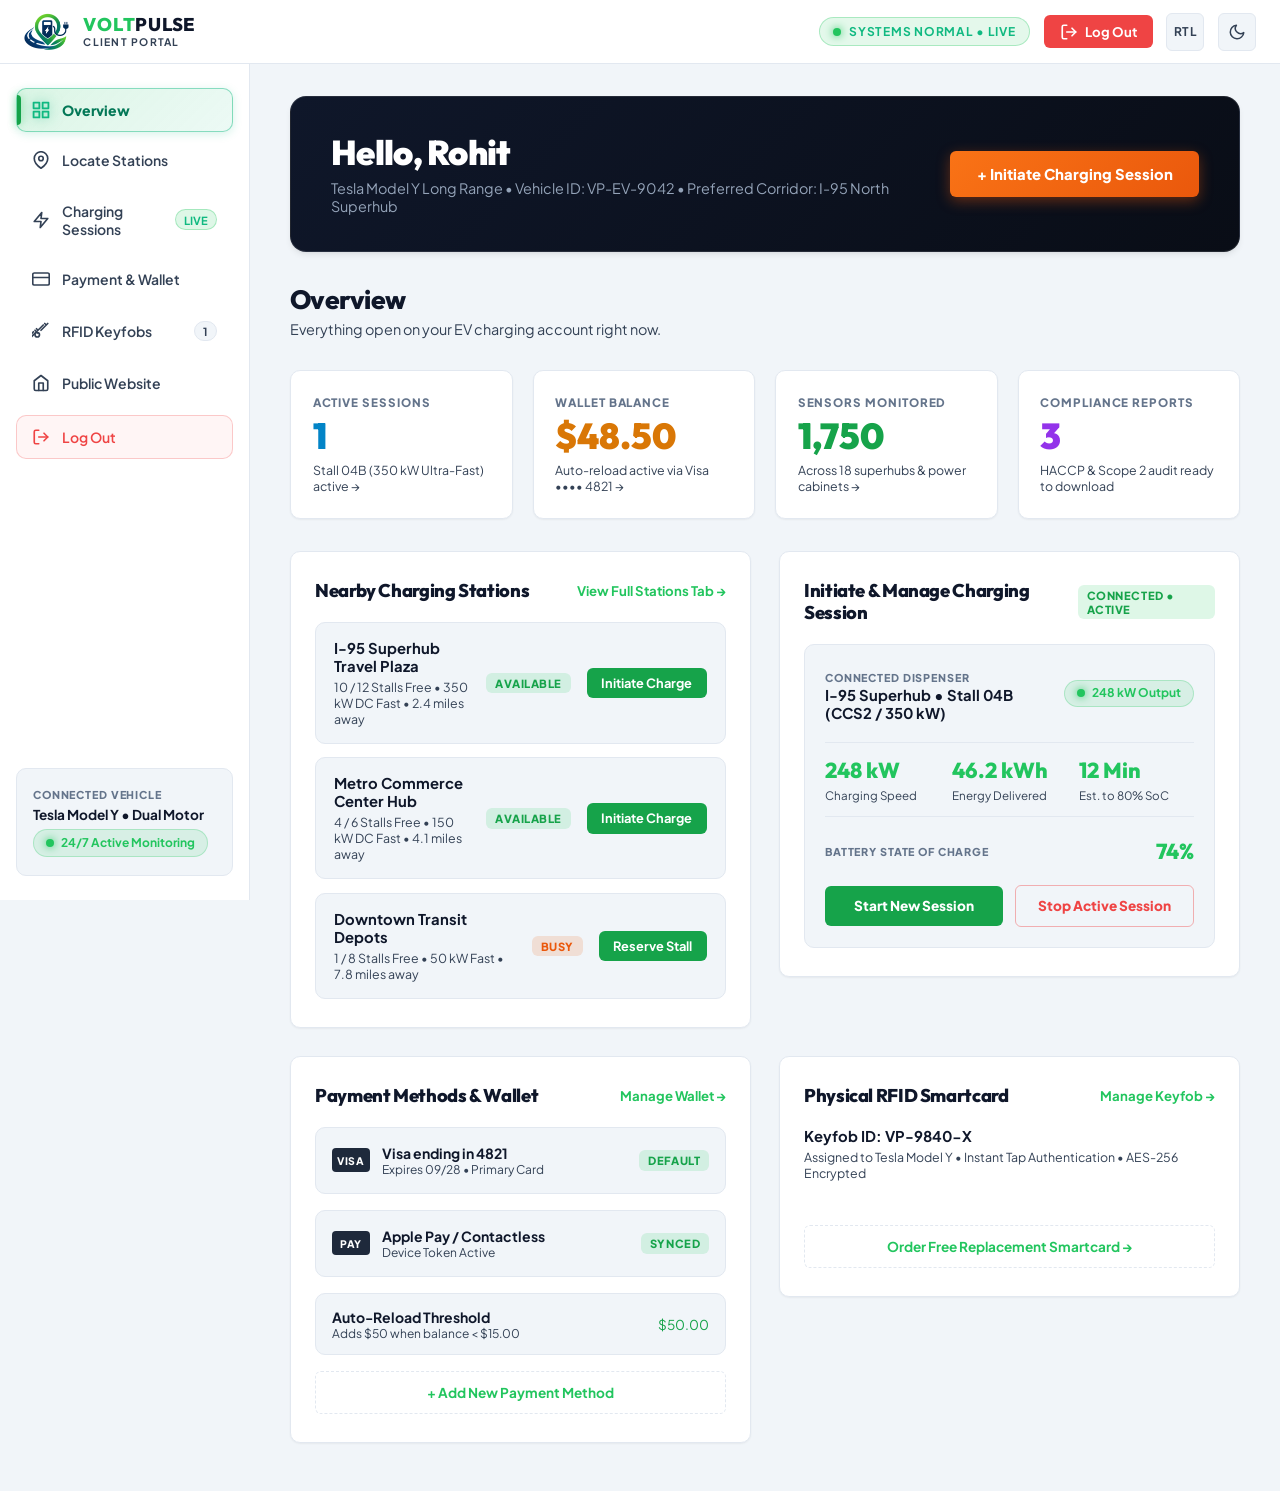
<file: dashboard.html>
<!DOCTYPE html>
<html lang="en" dir="ltr">
<head>
  <meta charset="UTF-8">
  <meta name="viewport" content="width=device-width, initial-scale=1.0">
  <title>Driver Dashboard & Telemetry | VoltPulse Public EV Charging Network</title>
  <meta name="description" content="Driver dashboard for locating nearby charging stations, initiating charging sessions, and managing payment methods.">
  <link rel="icon" type="image/png" href="assets/images/icons/favicon.png">
  <link rel="preconnect" href="https://fonts.googleapis.com">
  <link rel="preconnect" href="https://fonts.gstatic.com" crossorigin>
  <link href="https://fonts.googleapis.com/css2?family=Outfit:wght@400;500;600;700;800;900&family=Plus+Jakarta+Sans:wght@400;500;600;700;800&display=swap" rel="stylesheet">
  <link rel="stylesheet" href="assets/css/style.css">
  <link rel="stylesheet" href="assets/css/responsive.css">
</head>
<body class="portal-body">

  <!-- 1. Global Branded Loader -->
  <div id="global-loader" role="status" aria-label="Loading VoltPulse Network">
    <div class="loader-brand-wrapper">
      <div class="loader-ring"></div>
      <img src="assets/images/logo.png" alt="VoltPulse Brand Logo" class="loader-logo-img">
    </div>
    <div class="loader-text">
      <span>Volt</span>Pulse EV Network
    </div>
  </div>

  <!-- 2. Portal Full-Width Topbar -->
  <header class="portal-topbar">
    <a href="index.html" class="portal-brand-group" aria-label="VoltPulse Client Portal">
      <img src="assets/images/logo.png" alt="VoltPulse Network Logo" class="portal-brand-logo">
      <div class="portal-brand-meta">
        <span class="portal-brand-name"><span>Volt</span>Pulse</span>
        <span class="portal-brand-sub">Client Portal</span>
      </div>
    </a>

    <div class="portal-topbar-controls">
      <!-- Status Pill -->
      <div class="portal-status-pill">
        <span class="status-dot"></span>
        <span>Systems Normal &bull; Live</span>
      </div>

      <!-- Logout / Switch Account Button -->
      <a href="index.html" class="portal-logout-btn" aria-label="Log Out of Driver Portal">
        <svg viewBox="0 0 24 24" fill="none" stroke="currentColor" stroke-width="2.2" stroke-linecap="round" stroke-linejoin="round" class="btn-icon" aria-hidden="true">
          <path d="M9 21H5a2 2 0 0 1-2-2V5a2 2 0 0 1 2-2h4"></path>
          <polyline points="16 17 21 12 16 7"></polyline>
          <line x1="21" y1="12" x2="9" y2="12"></line>
        </svg>
        <span>Log Out</span>
      </a>

      <!-- RTL Toggle -->
      <button type="button" class="icon-control-btn rtl-toggle-btn" aria-label="Switch text direction">
        <span class="rtl-text-indicator">RTL</span>
      </button>

      <!-- Theme Toggle -->
      <button type="button" class="icon-control-btn theme-toggle-btn" aria-label="Toggle color theme">
        <svg class="theme-moon-icon" viewBox="0 0 24 24" fill="none" stroke="currentColor" stroke-width="2" stroke-linecap="round" stroke-linejoin="round" aria-hidden="true">
          <path d="M21 12.79A9 9 0 1 1 11.21 3 7 7 0 0 0 21 12.79z"></path>
        </svg>
        <svg class="theme-sun-icon" viewBox="0 0 24 24" fill="none" stroke="currentColor" stroke-width="2" stroke-linecap="round" stroke-linejoin="round" aria-hidden="true">
          <circle cx="12" cy="12" r="5"></circle>
          <line x1="12" y1="1" x2="12" y2="3"></line>
          <line x1="12" y1="21" x2="12" y2="23"></line>
          <line x1="4.22" y1="4.22" x2="5.64" y2="5.64"></line>
          <line x1="18.36" y1="18.36" x2="19.78" y2="19.78"></line>
          <line x1="1" y1="12" x2="3" y2="12"></line>
          <line x1="21" y1="12" x2="23" y2="12"></line>
          <line x1="4.22" y1="19.78" x2="5.64" y2="18.36"></line>
          <line x1="18.36" y1="5.64" x2="19.78" y2="4.22"></line>
        </svg>
      </button>
    </div>
  </header>

  <!-- 3. Portal Workspace (Sidebar + Main Area) -->
  <div class="portal-workspace">

    <!-- Left Vertical Sidebar -->
    <aside class="portal-sidebar" aria-label="Portal Navigation">
      <ul class="portal-nav-list">
        <!-- 1. Overview -->
        <li>
          <a href="#tab-content-overview" class="portal-nav-link active" id="tab-overview" data-tab="tab-content-overview">
            <span class="portal-nav-link-left">
              <svg viewBox="0 0 24 24" fill="none" stroke="currentColor" stroke-width="2.2" stroke-linecap="round" stroke-linejoin="round" aria-hidden="true">
                <rect x="3" y="3" width="7" height="7"></rect>
                <rect x="14" y="3" width="7" height="7"></rect>
                <rect x="14" y="14" width="7" height="7"></rect>
                <rect x="3" y="14" width="7" height="7"></rect>
              </svg>
              <span>Overview</span>
            </span>
          </a>
        </li>

        <!-- 2. Locate Stations -->
        <li>
          <a href="#tab-content-locate" class="portal-nav-link" id="tab-locate" data-tab="tab-content-locate">
            <span class="portal-nav-link-left">
              <svg viewBox="0 0 24 24" fill="none" stroke="currentColor" stroke-width="2.2" stroke-linecap="round" stroke-linejoin="round" aria-hidden="true">
                <path d="M21 10c0 7-9 13-9 13s-9-6-9-13a9 9 0 0 1 18 0z"></path>
                <circle cx="12" cy="10" r="3"></circle>
              </svg>
              <span>Locate Stations</span>
            </span>
          </a>
        </li>

        <!-- 3. Initiate Charging -->
        <li>
          <a href="#tab-content-session" class="portal-nav-link" id="tab-session" data-tab="tab-content-session">
            <span class="portal-nav-link-left">
              <svg viewBox="0 0 24 24" fill="none" stroke="currentColor" stroke-width="2.2" stroke-linecap="round" stroke-linejoin="round" aria-hidden="true">
                <polygon points="13 2 3 14 12 14 11 22 21 10 12 10 13 2"></polygon>
              </svg>
              <span>Charging Sessions</span>
            </span>
            <span class="portal-nav-badge live-badge">LIVE</span>
          </a>
        </li>

        <!-- 4. Payment & Wallet -->
        <li>
          <a href="#tab-content-payment" class="portal-nav-link" id="tab-payment" data-tab="tab-content-payment">
            <span class="portal-nav-link-left">
              <svg viewBox="0 0 24 24" fill="none" stroke="currentColor" stroke-width="2.2" stroke-linecap="round" stroke-linejoin="round" aria-hidden="true">
                <rect x="1" y="4" width="22" height="16" rx="2" ry="2"></rect>
                <line x1="1" y1="10" x2="23" y2="10"></line>
              </svg>
              <span>Payment &amp; Wallet</span>
            </span>
          </a>
        </li>

        <!-- 5. RFID Keyfobs -->
        <li>
          <a href="#tab-content-rfid" class="portal-nav-link" id="tab-rfid" data-tab="tab-content-rfid">
            <span class="portal-nav-link-left">
              <svg viewBox="0 0 24 24" fill="none" stroke="currentColor" stroke-width="2.2" stroke-linecap="round" stroke-linejoin="round" aria-hidden="true">
                <path d="M21 2l-2 2m-2-2l2 2m0 0l-7 7m7-7l-2-2m-9 9l7-7m-7 7l-2 2m2-2l-2-2m0 4l2 2m-2-2l-7 7m7-7l-2-2m-9 9l7-7"></path>
                <circle cx="7" cy="17" r="3"></circle>
              </svg>
              <span>RFID Keyfobs</span>
            </span>
            <span class="portal-nav-badge">1</span>
          </a>
        </li>

        <!-- 6. Public Website Link -->
        <li>
          <a href="index.html" class="portal-nav-link">
            <span class="portal-nav-link-left">
              <svg viewBox="0 0 24 24" fill="none" stroke="currentColor" stroke-width="2.2" stroke-linecap="round" stroke-linejoin="round" aria-hidden="true">
                <path d="M3 9l9-7 9 7v11a2 2 0 0 1-2 2H5a2 2 0 0 1-2-2z"></path>
                <polyline points="9 22 9 12 15 12 15 22"></polyline>
              </svg>
              <span>Public Website</span>
            </span>
          </a>
        </li>

        <!-- 7. Log Out Button in Sidebar -->
        <li>
          <a href="index.html" class="portal-nav-link portal-nav-logout" id="tab-logout" aria-label="Log Out of Driver Portal">
            <span class="portal-nav-link-left">
              <svg viewBox="0 0 24 24" fill="none" stroke="currentColor" stroke-width="2.2" stroke-linecap="round" stroke-linejoin="round" aria-hidden="true">
                <path d="M9 21H5a2 2 0 0 1-2-2V5a2 2 0 0 1 2-2h4"></path>
                <polyline points="16 17 21 12 16 7"></polyline>
                <line x1="21" y1="12" x2="9" y2="12"></line>
              </svg>
              <span>Log Out</span>
            </span>
          </a>
        </li>
      </ul>

      <!-- Client Facility / Vehicle Box at Bottom of Sidebar -->
      <div class="portal-sidebar-card">
        <span class="portal-card-sublabel">Connected Vehicle</span>
        <span class="portal-card-heading">Tesla Model Y &bull; Dual Motor</span>
        <div class="footer-status-pill">
          <span class="status-dot"></span>
          <span>24/7 Active Monitoring</span>
        </div>
      </div>
    </aside>

    <!-- Main Content Panel -->
    <main class="portal-main-panel" id="main-content">

      <!-- ==========================================================================
           TAB 1: OVERVIEW DASHBOARD
           ========================================================================== -->
      <section class="portal-tab-panel active" id="tab-content-overview" aria-label="Overview Dashboard">
        <!-- 1. Dark Welcome Banner Card -->
        <div class="portal-welcome-card" id="overview-section">
          <div>
            <h1 class="portal-welcome-title">Hello, Rohit</h1>
            <p class="portal-welcome-sub">
              Tesla Model Y Long Range &bull; Vehicle ID: VP-EV-9042 &bull; Preferred Corridor: I-95 North Superhub
            </p>
          </div>

          <button type="button" class="portal-action-cta-btn" id="banner-initiate-btn">
            <span>+ Initiate Charging Session</span>
          </button>
        </div>

        <!-- 2. Overview Heading -->
        <div class="portal-overview-header">
          <h2 class="portal-overview-title">Overview</h2>
          <p class="portal-overview-desc">
            Everything open on your EV charging account right now.
          </p>
        </div>

        <!-- 3. Four Metric Stat Cards (1 Row) -->
        <div class="portal-metrics-grid">
          <!-- Metric 1: Active Sessions -->
          <div class="portal-metric-card" role="button" tabindex="0" data-switch-tab="tab-content-session" style="cursor: pointer;" title="Click to view Charging Sessions">
            <span class="portal-metric-label">Active Sessions</span>
            <span class="portal-metric-value val-cyan">1</span>
            <span class="portal-metric-note">Stall 04B (350 kW Ultra-Fast) active &rarr;</span>
          </div>

          <!-- Metric 2: Wallet Balance -->
          <div class="portal-metric-card" role="button" tabindex="0" data-switch-tab="tab-content-payment" style="cursor: pointer;" title="Click to view Digital Wallet">
            <span class="portal-metric-label">Wallet Balance</span>
            <span class="portal-metric-value val-amber">$48.50</span>
            <span class="portal-metric-note">Auto-reload active via Visa &bull;&bull;&bull;&bull; 4821 &rarr;</span>
          </div>

          <!-- Metric 3: Sensors Monitored / Energy -->
          <div class="portal-metric-card" role="button" tabindex="0" data-switch-tab="tab-content-locate" style="cursor: pointer;" title="Click to view Nearby Stations">
            <span class="portal-metric-label">Sensors Monitored</span>
            <span class="portal-metric-value val-emerald">1,750</span>
            <span class="portal-metric-note">Across 18 superhubs &amp; power cabinets &rarr;</span>
          </div>

          <!-- Metric 4: Compliance / ESG Reports -->
          <div class="portal-metric-card">
            <span class="portal-metric-label">Compliance Reports</span>
            <span class="portal-metric-value val-purple">3</span>
            <span class="portal-metric-note">HACCP &amp; Scope 2 audit ready to download</span>
          </div>
        </div>

        <!-- 4. Standalone Overview 4-Card Grid (Completely Separate Cards) -->
        <div class="portal-overview-grid">
          <!-- Standalone Card 1: Nearby Charging Stations -->
          <div class="portal-panel-card" id="nearby-stations-section">
            <div class="portal-panel-header">
              <h3 class="portal-panel-title">Nearby Charging Stations</h3>
              <a href="#tab-content-locate" class="portal-panel-link" data-switch-tab="tab-content-locate">View Full Stations Tab &rarr;</a>
            </div>

            <div class="portal-stations-list">
              <!-- Station 1 -->
              <div class="portal-station-item">
                <div class="portal-station-info">
                  <span class="portal-station-name">I-95 Superhub Travel Plaza</span>
                  <span class="portal-station-meta">10 / 12 Stalls Free &bull; 350 kW DC Fast &bull; 2.4 miles away</span>
                </div>
                <div class="portal-controller-row">
                  <span class="portal-station-status-tag tag-available">Available</span>
                  <button type="button" class="portal-mini-action-btn quick-charge-btn" data-station="I-95 Superhub Plaza (Stall 04B)">
                    Initiate Charge
                  </button>
                </div>
              </div>

              <!-- Station 2 -->
              <div class="portal-station-item">
                <div class="portal-station-info">
                  <span class="portal-station-name">Metro Commerce Center Hub</span>
                  <span class="portal-station-meta">4 / 6 Stalls Free &bull; 150 kW DC Fast &bull; 4.1 miles away</span>
                </div>
                <div class="portal-controller-row">
                  <span class="portal-station-status-tag tag-available">Available</span>
                  <button type="button" class="portal-mini-action-btn quick-charge-btn" data-station="Metro Commerce Hub (Stall 02A)">
                    Initiate Charge
                  </button>
                </div>
              </div>

              <!-- Station 3 -->
              <div class="portal-station-item">
                <div class="portal-station-info">
                  <span class="portal-station-name">Downtown Transit Depots</span>
                  <span class="portal-station-meta">1 / 8 Stalls Free &bull; 50 kW Fast &bull; 7.8 miles away</span>
                </div>
                <div class="portal-controller-row">
                  <span class="portal-station-status-tag tag-busy">Busy</span>
                  <button type="button" class="portal-mini-action-btn quick-charge-btn" data-station="Downtown Depots (Stall 01)">
                    Reserve Stall
                  </button>
                </div>
              </div>
            </div>
          </div>

          <!-- Standalone Card 2: Initiate & Manage Charging Session -->
          <div class="portal-panel-card" id="initiate-charging-section">
            <div class="portal-panel-header">
              <h3 class="portal-panel-title">Initiate &amp; Manage Charging Session</h3>
              <span class="portal-station-status-tag tag-available" id="session-status-tag">Connected &bull; Active</span>
            </div>

            <div class="portal-session-controller">
              <div class="portal-controller-row">
                <div>
                  <span class="portal-card-sublabel">Connected Dispenser</span>
                  <div class="portal-station-name" id="active-station-display">I-95 Superhub &bull; Stall 04B (CCS2 / 350 kW)</div>
                </div>
                <span class="footer-status-pill">
                  <span class="status-dot"></span>
                  <span id="session-telemetry-state">248 kW Output</span>
                </span>
              </div>

              <!-- Telemetry Stats -->
              <div class="portal-controller-stats">
                <div class="portal-ctrl-stat">
                  <span class="portal-ctrl-stat-num" id="telemetry-kw">248 kW</span>
                  <span class="portal-ctrl-stat-lbl">Charging Speed</span>
                </div>
                <div class="portal-ctrl-stat">
                  <span class="portal-ctrl-stat-num" id="telemetry-kwh">46.2 kWh</span>
                  <span class="portal-ctrl-stat-lbl">Energy Delivered</span>
                </div>
                <div class="portal-ctrl-stat">
                  <span class="portal-ctrl-stat-num" id="telemetry-time">12 Min</span>
                  <span class="portal-ctrl-stat-lbl">Est. to 80% SoC</span>
                </div>
              </div>

              <!-- Battery SoC Progress Bar -->
              <div class="session-soc-bar-wrap">
                <div class="portal-controller-row">
                  <span class="portal-card-sublabel">Battery State of Charge</span>
                  <span class="portal-ctrl-stat-num" id="soc-percent-label">74%</span>
                </div>
                <div class="session-soc-bar-bg">
                  <div class="session-soc-bar-fill" id="soc-bar-fill"></div>
                </div>
              </div>

              <!-- Initiate & Stop Buttons -->
              <div class="portal-session-actions-row">
                <button type="button" class="portal-start-btn" id="start-new-session-btn">
                  <span>Start New Session</span>
                </button>
                <button type="button" class="portal-stop-btn" id="stop-active-session-btn">
                  <span>Stop Active Session</span>
                </button>
              </div>
            </div>
          </div>

          <!-- Standalone Card 3: Payment Methods & Digital Wallet -->
          <div class="portal-panel-card" id="payment-methods-section">
            <div class="portal-panel-header">
              <h3 class="portal-panel-title">Payment Methods &amp; Wallet</h3>
              <a href="#tab-content-payment" class="portal-panel-link" data-switch-tab="tab-content-payment">Manage Wallet &rarr;</a>
            </div>

            <div class="portal-wallet-box">
              <!-- Primary Card -->
              <div class="portal-card-item">
                <div class="portal-card-brand-wrap">
                  <div class="portal-card-icon">VISA</div>
                  <div>
                    <div class="portal-card-digits">Visa ending in 4821</div>
                    <div class="portal-card-exp">Expires 09/28 &bull; Primary Card</div>
                  </div>
                </div>
                <span class="portal-station-status-tag tag-available">Default</span>
              </div>

              <!-- Secondary Apple Pay / Google Pay -->
              <div class="portal-card-item">
                <div class="portal-card-brand-wrap">
                  <div class="portal-card-icon">PAY</div>
                  <div>
                    <div class="portal-card-digits">Apple Pay / Contactless</div>
                    <div class="portal-card-exp">Device Token Active</div>
                  </div>
                </div>
                <span class="portal-station-status-tag tag-available">Synced</span>
              </div>

              <!-- Auto-Reload Settings Row -->
              <div class="portal-autoreload-row">
                <div>
                  <div class="portal-card-digits">Auto-Reload Threshold</div>
                  <div class="portal-card-exp">Adds $50 when balance &lt; $15.00</div>
                </div>
                <span class="val-emerald">$50.00</span>
              </div>

              <!-- Add Payment Method Button -->
              <button type="button" class="portal-add-payment-btn" id="add-payment-btn">
                <span>+ Add New Payment Method</span>
              </button>
            </div>
          </div>

          <!-- Standalone Card 4: Physical RFID Smartcard -->
          <div class="portal-panel-card" id="rfid-keyfobs-section">
            <div class="portal-panel-header">
              <h3 class="portal-panel-title">Physical RFID Smartcard</h3>
              <a href="#tab-content-rfid" class="portal-panel-link" data-switch-tab="tab-content-rfid">Manage Keyfob &rarr;</a>
            </div>
            <div class="portal-station-info">
              <span class="portal-station-name">Keyfob ID: VP-9840-X</span>
              <span class="portal-station-meta">Assigned to Tesla Model Y &bull; Instant Tap Authentication &bull; AES-256 Encrypted</span>
            </div>
            <div class="hotline-btn-wrap">
              <a href="contact.html" class="portal-add-payment-btn portal-block-btn">
                <span>Order Free Replacement Smartcard &rarr;</span>
              </a>
            </div>
          </div>
        </div>
      </section>


      <!-- ==========================================================================
           TAB 2: LOCATE CHARGING STATIONS (DEDICATED VIEW)
           ========================================================================== -->
      <section class="portal-tab-panel" id="tab-content-locate" aria-label="Locate Stations">
        <div class="portal-section-header-row">
          <div>
            <h2 class="portal-overview-title">Locate Nearby Charging Stations</h2>
            <p class="portal-overview-desc">Browse real-time status and initiate high-speed charging at over 1,750 stalls across 18 superhubs.</p>
          </div>
          <button type="button" class="portal-back-overview-btn" data-back="overview">
            &larr; Back to Overview
          </button>
        </div>

        <div class="portal-panel-card portal-panel-card-full">
          <div class="portal-panel-header">
            <h3 class="portal-panel-title">Network Superhubs &amp; Live Availability</h3>
            <a href="find-charger.html" class="portal-panel-link">Open Full Interactive Map &rarr;</a>
          </div>

          <div class="portal-stations-list">
            <!-- Station 1 -->
            <div class="portal-station-item">
              <div class="portal-station-info">
                <span class="portal-station-name">I-95 Superhub Travel Plaza</span>
                <span class="portal-station-meta">10 / 12 Stalls Free &bull; 350 kW DC Fast &bull; 2.4 miles away &bull; Lounge, Wi-Fi &amp; Restrooms</span>
              </div>
              <div class="portal-controller-row">
                <span class="portal-station-status-tag tag-available">Available (10 Stalls)</span>
                <button type="button" class="portal-mini-action-btn quick-charge-btn" data-station="I-95 Superhub Plaza (Stall 04B)">
                  Initiate Charge
                </button>
              </div>
            </div>

            <!-- Station 2 -->
            <div class="portal-station-item">
              <div class="portal-station-info">
                <span class="portal-station-name">Metro Commerce Center Hub</span>
                <span class="portal-station-meta">4 / 6 Stalls Free &bull; 150 kW DC Fast &bull; 4.1 miles away &bull; Retail &amp; Coffee Shop</span>
              </div>
              <div class="portal-controller-row">
                <span class="portal-station-status-tag tag-available">Available (4 Stalls)</span>
                <button type="button" class="portal-mini-action-btn quick-charge-btn" data-station="Metro Commerce Hub (Stall 02A)">
                  Initiate Charge
                </button>
              </div>
            </div>

            <!-- Station 3 -->
            <div class="portal-station-item">
              <div class="portal-station-info">
                <span class="portal-station-name">Downtown Transit Depots</span>
                <span class="portal-station-meta">1 / 8 Stalls Free &bull; 50 kW Fast &bull; 7.8 miles away &bull; Public Transit Hub</span>
              </div>
              <div class="portal-controller-row">
                <span class="portal-station-status-tag tag-busy">Busy (1 Stall Left)</span>
                <button type="button" class="portal-mini-action-btn quick-charge-btn" data-station="Downtown Depots (Stall 01)">
                  Reserve Stall
                </button>
              </div>
            </div>

            <!-- Station 4 -->
            <div class="portal-station-item">
              <div class="portal-station-info">
                <span class="portal-station-name">Mid-Way Corridor Superhub</span>
                <span class="portal-station-meta">8 / 8 Stalls Free &bull; 350 kW Ultra-Fast &bull; 12.3 miles away &bull; 24/7 Security</span>
              </div>
              <div class="portal-controller-row">
                <span class="portal-station-status-tag tag-available">Available (All Stalls)</span>
                <button type="button" class="portal-mini-action-btn quick-charge-btn" data-station="Mid-Way Corridor Superhub (Stall 01A)">
                  Initiate Charge
                </button>
              </div>
            </div>
          </div>
        </div>
      </section>


      <!-- ==========================================================================
           TAB 3: CHARGING SESSIONS & TELEMETRY (DEDICATED VIEW)
           ========================================================================== -->
      <section class="portal-tab-panel" id="tab-content-session" aria-label="Charging Sessions">
        <div class="portal-section-header-row">
          <div>
            <h2 class="portal-overview-title">Active Charging Session &amp; Live Telemetry</h2>
            <p class="portal-overview-desc">Monitor live dispenser telemetry, power delivery, state of charge (SoC), and remote session controls.</p>
          </div>
          <button type="button" class="portal-back-overview-btn" data-back="overview">
            &larr; Back to Overview
          </button>
        </div>

        <div class="portal-panel-card portal-panel-card-full">
          <div class="portal-panel-header">
            <h3 class="portal-panel-title">Session Telemetry Controller</h3>
            <span class="portal-station-status-tag tag-available" id="session-status-tag-tab">Connected &bull; Active</span>
          </div>

          <div class="portal-session-controller">
            <div class="portal-controller-row">
              <div>
                <span class="portal-card-sublabel">Connected Dispenser</span>
                <div class="portal-station-name" id="active-station-display-tab">I-95 Superhub &bull; Stall 04B (CCS2 / 350 kW Ultra-Fast)</div>
              </div>
              <span class="footer-status-pill">
                <span class="status-dot"></span>
                <span id="session-telemetry-state-tab">248 kW Output</span>
              </span>
            </div>

            <!-- Telemetry Stats -->
            <div class="portal-controller-stats">
              <div class="portal-ctrl-stat">
                <span class="portal-ctrl-stat-num" id="telemetry-kw-tab">248 kW</span>
                <span class="portal-ctrl-stat-lbl">Charging Speed</span>
              </div>
              <div class="portal-ctrl-stat">
                <span class="portal-ctrl-stat-num" id="telemetry-kwh-tab">46.2 kWh</span>
                <span class="portal-ctrl-stat-lbl">Energy Delivered</span>
              </div>
              <div class="portal-ctrl-stat">
                <span class="portal-ctrl-stat-num" id="telemetry-time-tab">12 Min</span>
                <span class="portal-ctrl-stat-lbl">Est. to 80% SoC</span>
              </div>
            </div>

            <!-- Battery SoC Progress Bar -->
            <div class="session-soc-bar-wrap">
              <div class="portal-controller-row">
                <span class="portal-card-sublabel">Battery State of Charge</span>
                <span class="portal-ctrl-stat-num" id="soc-percent-label-tab">74%</span>
              </div>
              <div class="session-soc-bar-bg">
                <div class="session-soc-bar-fill" id="soc-bar-fill-tab"></div>
              </div>
            </div>

            <!-- Initiate & Stop Buttons -->
            <div class="portal-session-actions-row">
              <button type="button" class="portal-start-btn" id="start-new-session-btn-tab">
                <span>Start New Session</span>
              </button>
              <button type="button" class="portal-stop-btn" id="stop-active-session-btn-tab">
                <span>Stop Active Session</span>
              </button>
            </div>
          </div>
        </div>
      </section>


      <!-- ==========================================================================
           TAB 4: PAYMENT METHODS & DIGITAL WALLET (DEDICATED VIEW)
           ========================================================================== -->
      <section class="portal-tab-panel" id="tab-content-payment" aria-label="Payment and Wallet">
        <div class="portal-section-header-row">
          <div>
            <h2 class="portal-overview-title">Payment Methods &amp; Digital Wallet</h2>
            <p class="portal-overview-desc">Manage credit cards, contactless mobile wallets, corporate billing, and auto-reload thresholds.</p>
          </div>
          <button type="button" class="portal-back-overview-btn" data-back="overview">
            &larr; Back to Overview
          </button>
        </div>

        <div class="portal-panel-card portal-panel-card-full">
          <div class="portal-panel-header">
            <h3 class="portal-panel-title">Saved Payment Methods</h3>
            <span class="portal-panel-link">Auto-Reload Active</span>
          </div>

          <div class="portal-wallet-box">
            <!-- Primary Card -->
            <div class="portal-card-item">
              <div class="portal-card-brand-wrap">
                <div class="portal-card-icon">VISA</div>
                <div>
                  <div class="portal-card-digits">Visa ending in 4821</div>
                  <div class="portal-card-exp">Expires 09/28 &bull; Primary Card &bull; Default Billing</div>
                </div>
              </div>
              <span class="portal-station-status-tag tag-available">Default</span>
            </div>

            <!-- Secondary Apple Pay / Google Pay -->
            <div class="portal-card-item">
              <div class="portal-card-brand-wrap">
                <div class="portal-card-icon">PAY</div>
                <div>
                  <div class="portal-card-digits">Apple Pay / Contactless</div>
                  <div class="portal-card-exp">Device Token Active &bull; Instant One-Touch Verification</div>
                </div>
              </div>
              <span class="portal-station-status-tag tag-available">Synced</span>
            </div>

            <!-- Auto-Reload Settings Row -->
            <div class="portal-autoreload-row">
              <div>
                <div class="portal-card-digits">Auto-Reload Threshold</div>
                <div class="portal-card-exp">Automatically tops up $50.00 whenever account wallet balance dips below $15.00</div>
              </div>
              <span class="val-emerald" style="font-size: 1.35rem; font-weight: 800;">$50.00</span>
            </div>

            <!-- Add Payment Method Button -->
            <button type="button" class="portal-add-payment-btn" id="add-payment-btn-tab">
              <span>+ Add New Payment Card or Corporate Fleet Account</span>
            </button>
          </div>
        </div>
      </section>


      <!-- ==========================================================================
           TAB 5: PHYSICAL RFID KEYFOBS & SMARTCARDS (DEDICATED VIEW)
           ========================================================================== -->
      <section class="portal-tab-panel" id="tab-content-rfid" aria-label="RFID Keyfobs">
        <div class="portal-section-header-row">
          <div>
            <h2 class="portal-overview-title">Physical RFID Keyfobs &amp; Smartcards</h2>
            <p class="portal-overview-desc">Authorize charging sessions offline with your high-security tap-to-charge cryptographic smartcard.</p>
          </div>
          <button type="button" class="portal-back-overview-btn" data-back="overview">
            &larr; Back to Overview
          </button>
        </div>

        <div class="portal-panel-card portal-panel-card-full">
          <div class="portal-panel-header">
            <h3 class="portal-panel-title">Active Keyfob Credentials</h3>
            <span class="portal-station-status-tag tag-available">Active &bull; Verified</span>
          </div>

          <div class="portal-station-info" style="gap: 0.65rem; padding: 1rem 0;">
            <div style="display: flex; align-items: center; justify-content: space-between;">
              <span class="portal-station-name" style="font-size: 1.15rem;">Keyfob ID: VP-9840-X</span>
              <span class="portal-nav-badge live-badge">ONLINE</span>
            </div>
            <p class="portal-station-meta" style="font-size: 0.85rem; line-height: 1.5;">
              Assigned Vehicle: <strong>Tesla Model Y Long Range (VP-EV-9042)</strong><br>
              Authentication: <strong>Instant Tap NFC / RFID (13.56 MHz ISO 14443A)</strong><br>
              Encryption: <strong>AES-256 Cloud Hardware Token</strong>
            </p>
          </div>

          <div class="hotline-btn-wrap" style="display: flex; gap: 1rem; flex-wrap: wrap;">
            <a href="contact.html" class="portal-add-payment-btn" style="flex: 1; text-align: center;">
              <span>Order Free Replacement Smartcard &rarr;</span>
            </a>
            <button type="button" class="portal-mini-action-btn" onclick="alert('RFID Keyfob VP-9840-X signal refreshed! Status: 100% Operational.');" style="padding: 0.75rem 1.5rem;">
              Test Keyfob Signal
            </button>
          </div>
        </div>
      </section>

    </main>

  </div>

  <!-- Shared Script -->
  <script src="assets/js/main.js"></script>
</body>
</html>
</file>
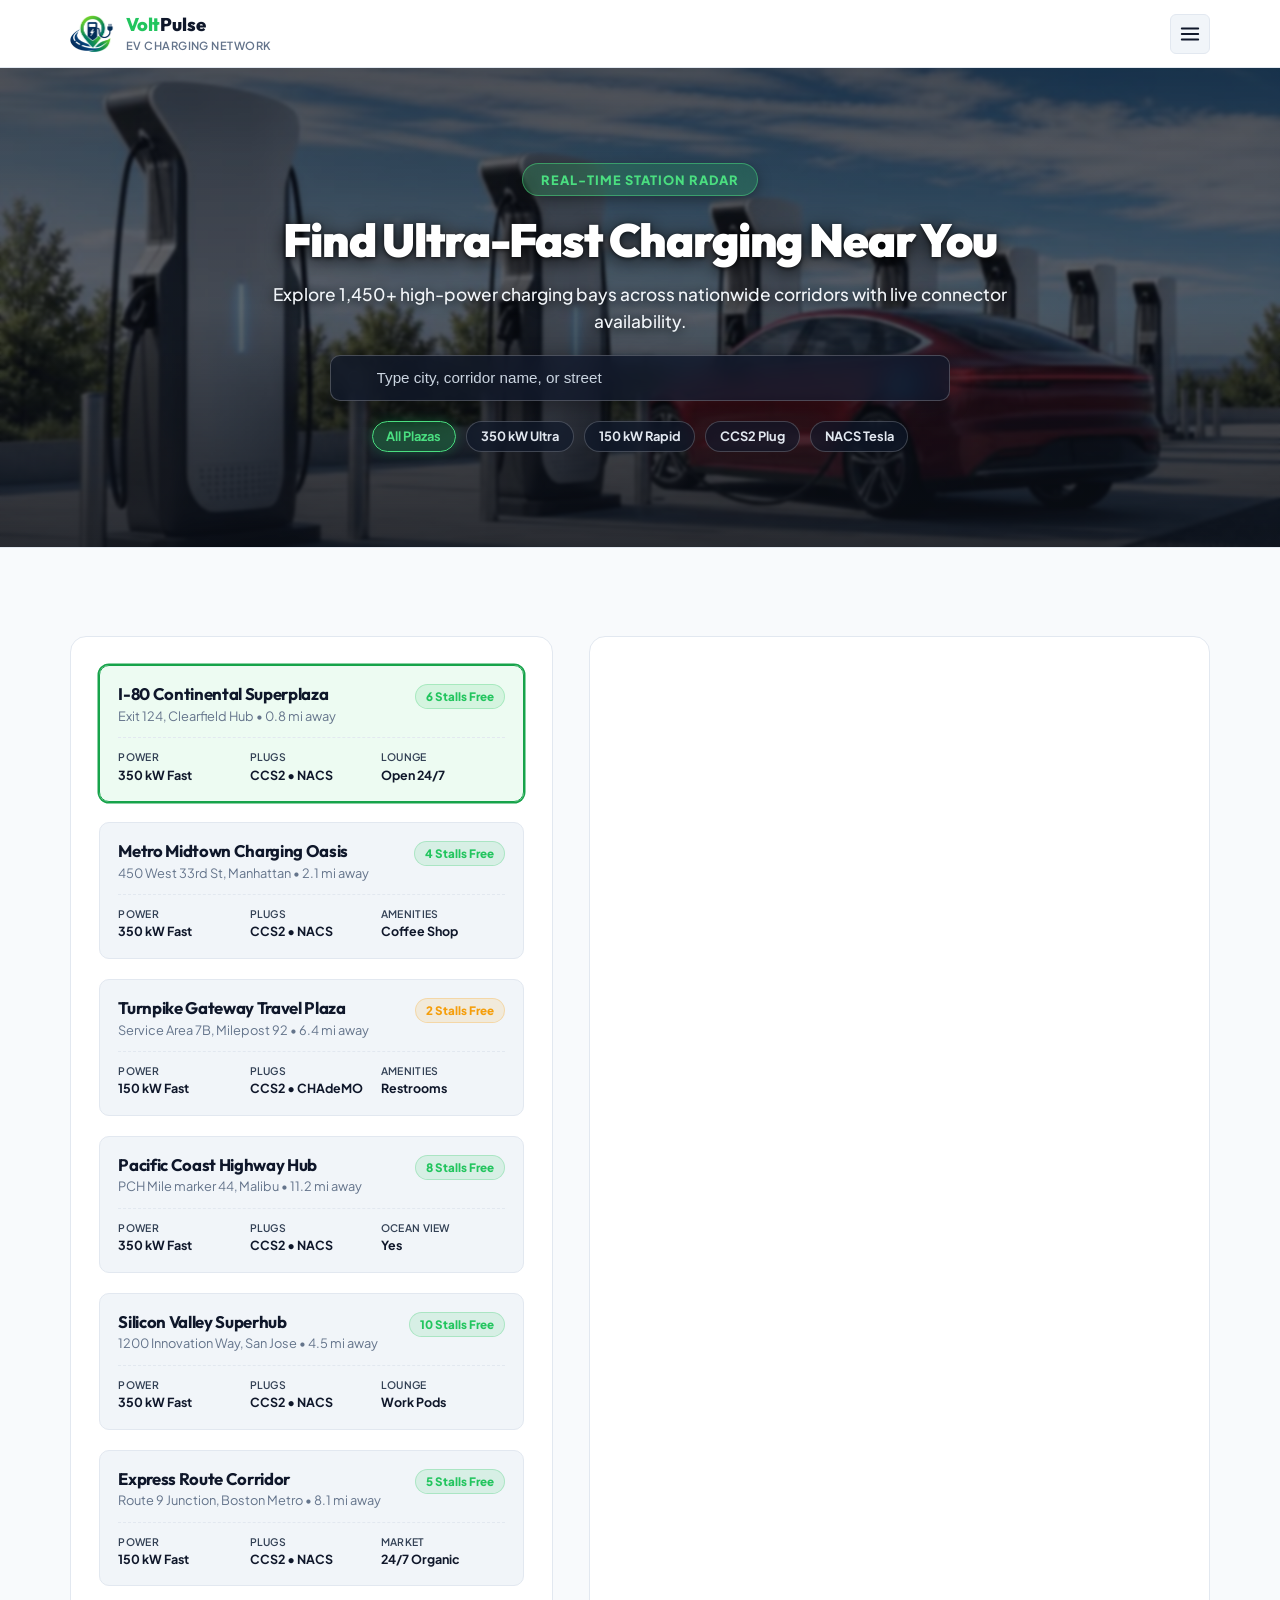
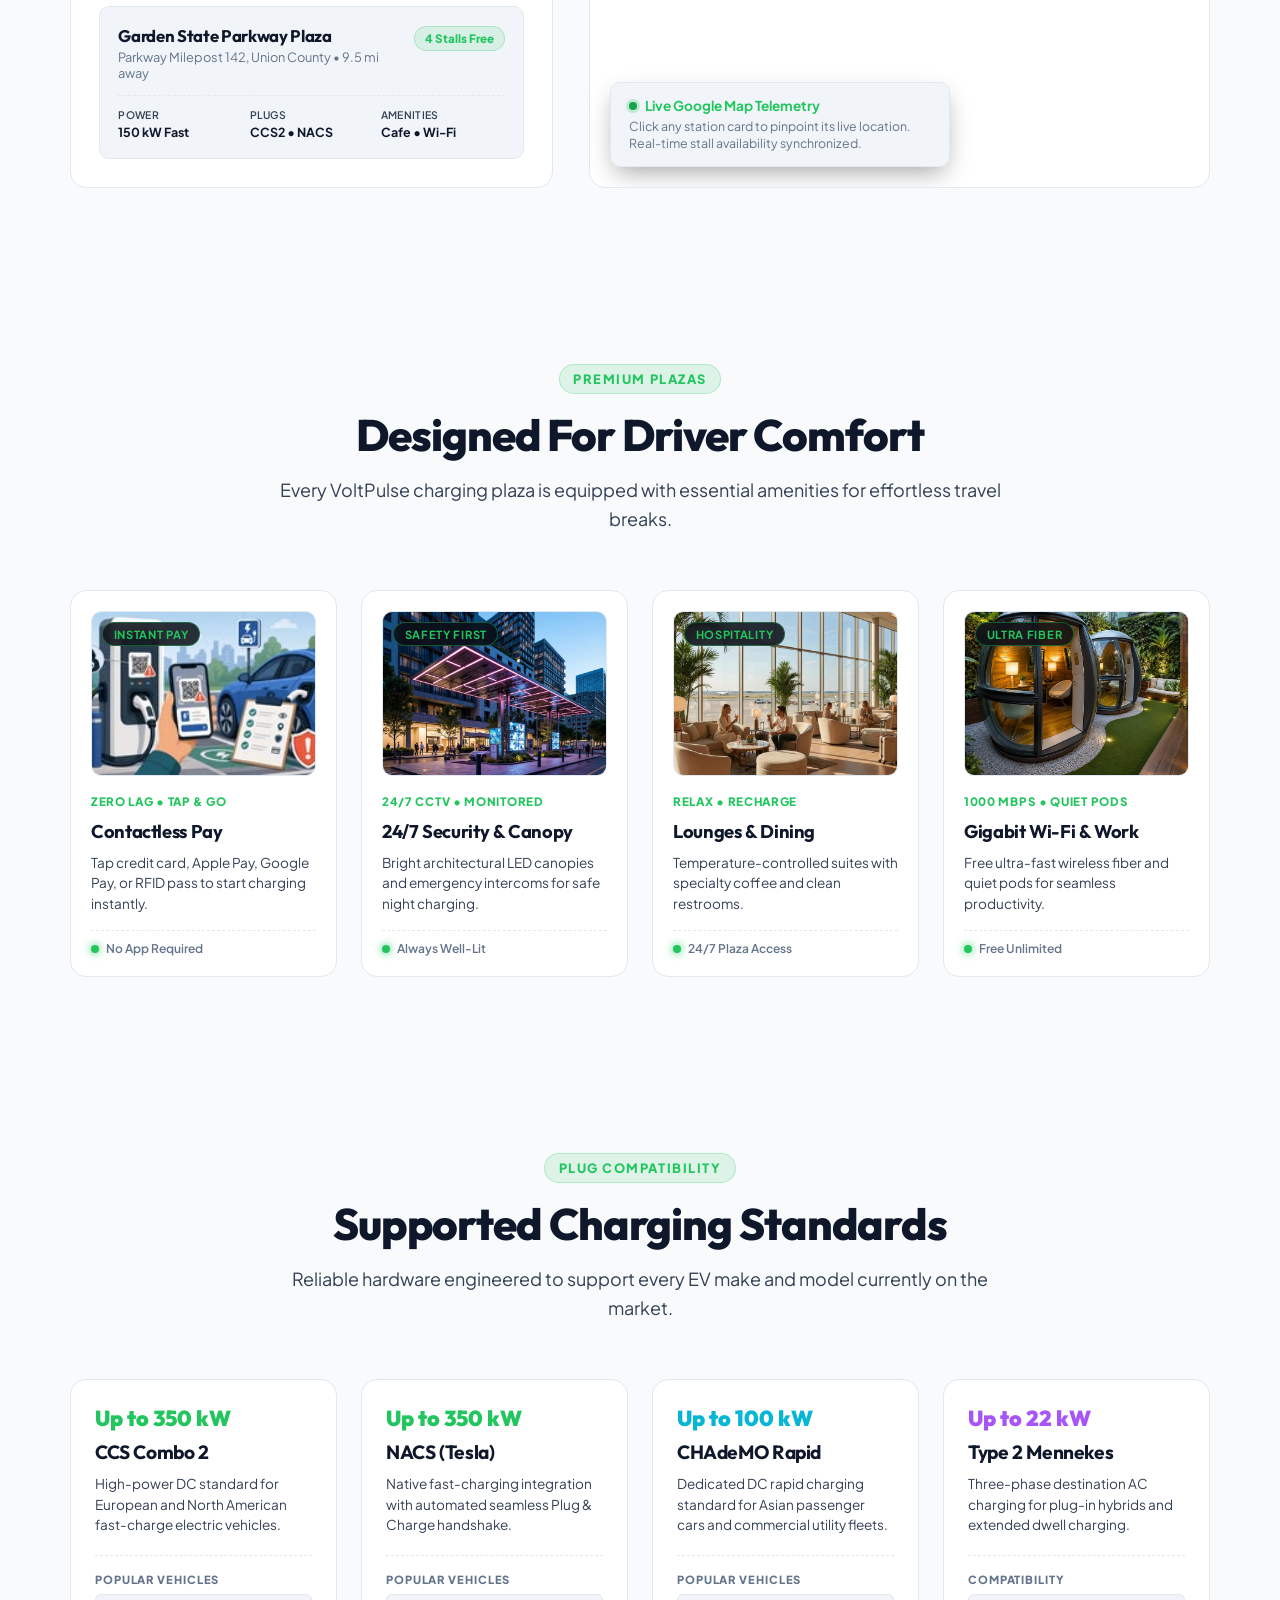
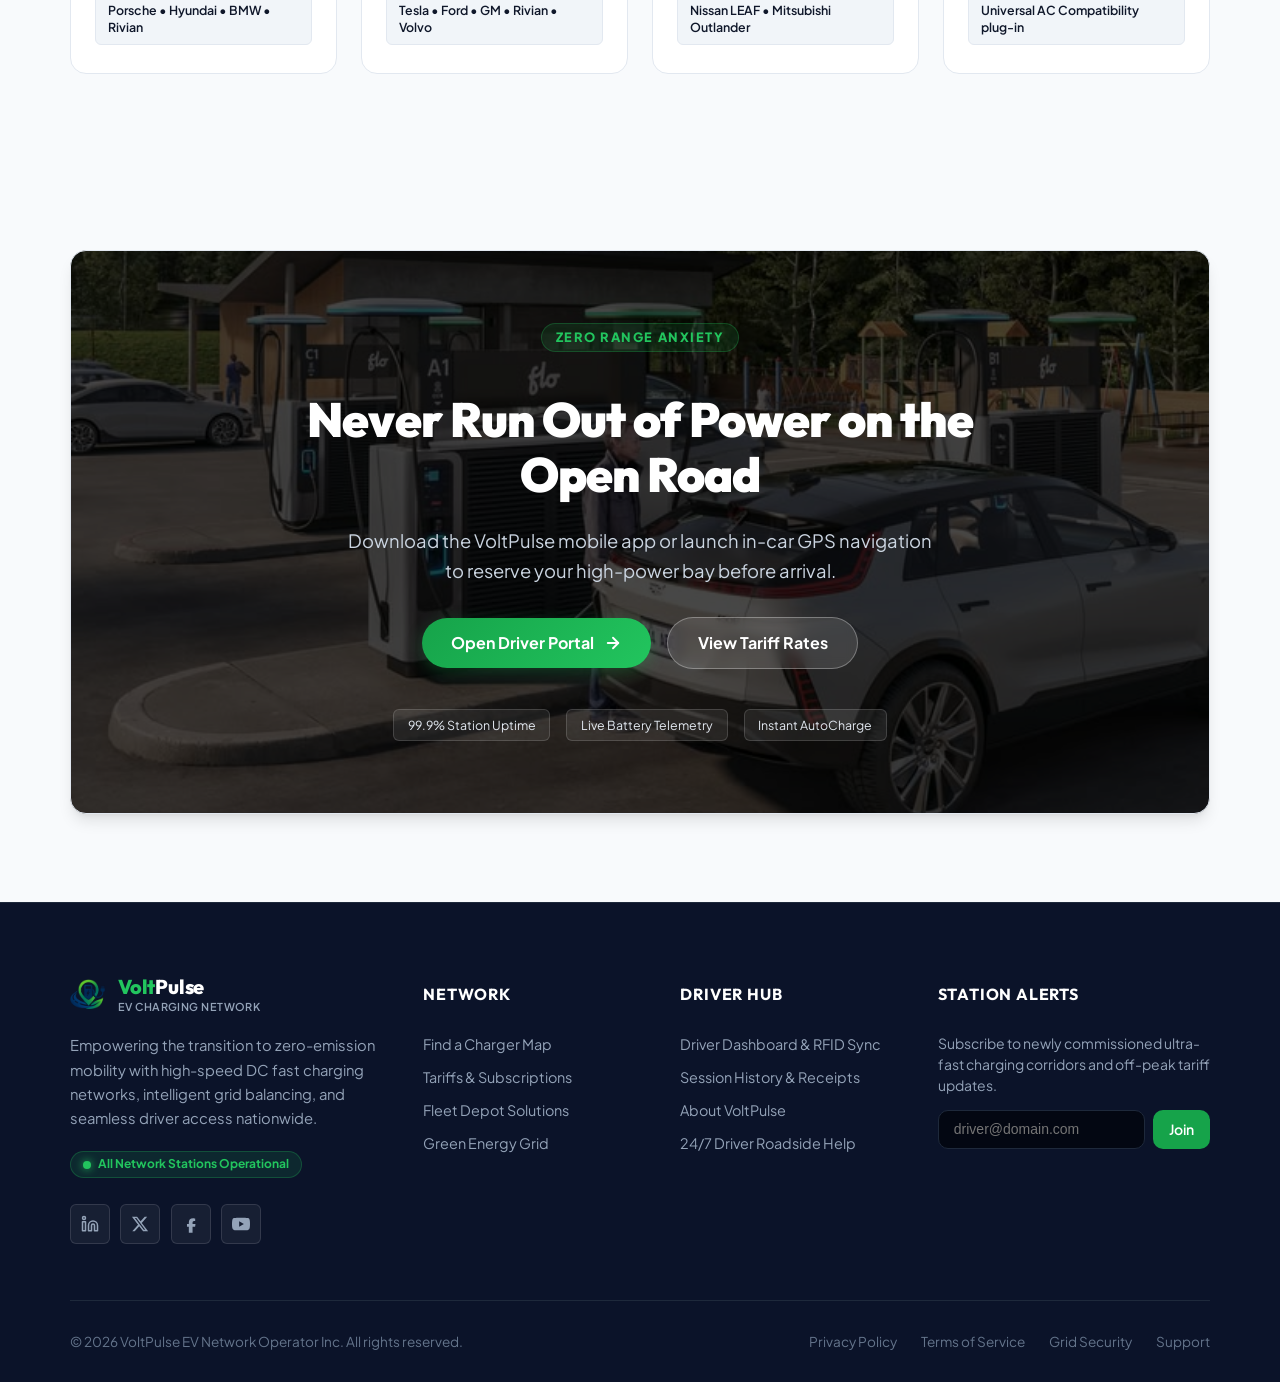
<file: find-charger.html>
<!DOCTYPE html>
<html lang="en" dir="ltr">

<head>
  <meta charset="UTF-8">
  <meta name="viewport" content="width=device-width, initial-scale=1.0">
  <title>Find a Charger | VoltPulse EV Charging Station Network</title>
  <meta name="description"
    content="Locate nearby 350 kW and 150 kW DC fast charging stations in real time. Check live stall availability, connector types, and plaza amenities.">
  <link rel="icon" type="image/png" href="assets/images/icons/favicon.png">
  <link rel="preconnect" href="https://fonts.googleapis.com">
  <link rel="preconnect" href="https://fonts.gstatic.com" crossorigin>
  <link
    href="https://fonts.googleapis.com/css2?family=Outfit:wght@400;500;600;700;800;900&family=Plus+Jakarta+Sans:wght@400;500;600;700;800&display=swap"
    rel="stylesheet">
  <link rel="stylesheet" href="assets/css/style.css">
  <link rel="stylesheet" href="assets/css/responsive.css">
</head>

<body>

  <!-- 1. Global Branded Loader -->
  <div id="global-loader" role="status" aria-label="Loading VoltPulse Network">
    <div class="loader-brand-wrapper">
      <div class="loader-ring"></div>
      <img src="assets/images/logo.png" alt="VoltPulse Brand Logo" class="loader-logo-img">
    </div>
    <div class="loader-text">
      <span>Volt</span>Pulse EV Network
    </div>
  </div>

  <!-- 2. Global Fixed Header -->
  <header class="site-header" id="site-header">
    <div class="header-container">
      <!-- Logo + Brand -->
      <a href="index.html" class="brand-link" aria-label="VoltPulse EV Network Home">
        <img src="assets/images/logo.png" alt="VoltPulse EV Network Logo" class="brand-logo-img">
        <div class="brand-meta">
          <span class="brand-name"><span>Volt</span>Pulse</span>
          <span class="brand-tagline">EV Charging Network</span>
        </div>
      </a>

      <!-- Desktop Navigation: Exactly 6 Nav Items in 1 Line -->
      <nav class="desktop-nav" aria-label="Main Navigation">
        <!-- 1. Home Dropdown (Click Only) -->
        <div class="nav-dropdown-wrapper">
          <button type="button" class="dropdown-toggle-btn" aria-expanded="false" aria-haspopup="true">
            <span>Home</span>
            <svg class="dropdown-icon" viewBox="0 0 20 20" fill="currentColor" aria-hidden="true">
              <path fill-rule="evenodd"
                d="M5.293 7.293a1 1 0 011.414 0L10 10.586l3.293-3.293a1 1 0 111.414 1.414l-4 4a1 1 0 01-1.414 0l-4-4a1 1 0 010-1.414z"
                clip-rule="evenodd" />
            </svg>
          </button>
          <ul class="dropdown-menu">
            <li><a href="index.html" class="dropdown-item-link">Home 1 (Highway & Metro)</a></li>
            <li><a href="home-2.html" class="dropdown-item-link">Home 2 (Fleet & Commercial)</a></li>
          </ul>
        </div>

        <!-- 2. Find Charger (Active) -->
        <a href="find-charger.html" class="nav-link active">Find Charger</a>

        <!-- 3. Pricing -->
        <a href="pricing.html" class="nav-link">Pricing</a>

        <!-- 4. About (Mandatory) -->
        <a href="about.html" class="nav-link">About</a>

        <!-- 5. Contact -->
        <a href="contact.html" class="nav-link">Contact</a>

        <!-- 6. Dashboard (Next to Contact) -->
        <a href="dashboard.html" class="nav-link">Dashboard</a>
      </nav>

      <!-- Desktop Header Controls: RTL/LTR + Dark Mode + Login Button -->
      <div class="header-actions">
        <!-- RTL Toggle -->
        <button type="button" class="icon-control-btn rtl-toggle-btn" aria-label="Switch text direction">
          <span class="rtl-text-indicator">RTL</span>
        </button>

        <!-- Dark Mode Toggle -->
        <button type="button" class="icon-control-btn theme-toggle-btn" aria-label="Toggle color theme">
          <svg class="theme-moon-icon" viewBox="0 0 24 24" fill="none" stroke="currentColor" stroke-width="2"
            stroke-linecap="round" stroke-linejoin="round" aria-hidden="true">
            <path d="M21 12.79A9 9 0 1 1 11.21 3 7 7 0 0 0 21 12.79z"></path>
          </svg>
          <svg class="theme-sun-icon" viewBox="0 0 24 24" fill="none" stroke="currentColor" stroke-width="2"
            stroke-linecap="round" stroke-linejoin="round" aria-hidden="true" style="display: none;">
            <circle cx="12" cy="12" r="5"></circle>
            <line x1="12" y1="1" x2="12" y2="3"></line>
            <line x1="12" y1="21" x2="12" y2="23"></line>
            <line x1="4.22" y1="4.22" x2="5.64" y2="5.64"></line>
            <line x1="18.36" y1="18.36" x2="19.78" y2="19.78"></line>
            <line x1="1" y1="12" x2="3" y2="12"></line>
            <line x1="21" y1="12" x2="23" y2="12"></line>
            <line x1="4.22" y1="19.78" x2="5.64" y2="18.36"></line>
            <line x1="18.36" y1="5.64" x2="19.78" y2="4.22"></line>
          </svg>
        </button>

        <!-- Login Button -->
        <a href="login.html" class="header-login-btn">
          <svg viewBox="0 0 24 24" fill="none" stroke="currentColor" stroke-width="2.2" stroke-linecap="round"
            stroke-linejoin="round" aria-hidden="true">
            <path d="M15 3h4a2 2 0 0 1 2 2v14a2 2 0 0 1-2 2h-4"></path>
            <polyline points="10 17 15 12 10 7"></polyline>
            <line x1="15" y1="12" x2="3" y2="12"></line>
          </svg>
          <span>Driver Login</span>
        </a>

        <!-- Header Primary CTA Button -->
        <a href="find-charger.html" class="header-cta-btn">
          <svg viewBox="0 0 24 24" fill="none" stroke="currentColor" stroke-width="2.2" stroke-linecap="round"
            stroke-linejoin="round" aria-hidden="true">
            <polygon points="13 2 3 14 12 14 11 22 21 10 12 10 13 2"></polygon>
          </svg>
          <span>Find Charger</span>
        </a>

        <!-- Mobile Menu Toggle Button -->
        <button type="button" class="mobile-menu-btn" id="mobile-menu-open-btn" aria-label="Open mobile navigation menu"
          aria-expanded="false">
          <svg viewBox="0 0 24 24" fill="none" stroke="currentColor" stroke-width="2" stroke-linecap="round"
            stroke-linejoin="round" aria-hidden="true">
            <line x1="3" y1="12" x2="21" y2="12"></line>
            <line x1="3" y1="6" x2="21" y2="6"></line>
            <line x1="3" y1="18" x2="21" y2="18"></line>
          </svg>
        </button>
      </div>
    </div>
  </header>

  <!-- 3. Mobile Navigation Drawer & Backdrop -->
  <div class="mobile-drawer-overlay" id="mobile-drawer-overlay"></div>
  <aside class="mobile-drawer" id="mobile-drawer" aria-label="Mobile Navigation">
    <div class="drawer-header">
      <div class="brand-link">
        <img src="assets/images/logo.png" alt="VoltPulse EV Network Logo" class="brand-logo-img">
        <div class="brand-meta">
          <span class="brand-name"><span>Volt</span>Pulse</span>
          <span class="brand-tagline">EV Charging Network</span>
        </div>
      </div>
      <button type="button" class="drawer-close-btn" id="mobile-menu-close-btn"
        aria-label="Close mobile navigation menu">
        <svg viewBox="0 0 24 24" fill="none" stroke="currentColor" stroke-width="2" stroke-linecap="round"
          stroke-linejoin="round" style="width: 20px; height: 20px;" aria-hidden="true">
          <line x1="18" y1="6" x2="6" y2="18"></line>
          <line x1="6" y1="6" x2="18" y2="18"></line>
        </svg>
      </button>
    </div>

    <div class="drawer-body">
      <ul class="mobile-nav-list">
        <!-- Home Accordion -->
        <li class="mobile-accordion-wrapper">
          <button type="button" class="mobile-accordion-toggle" aria-expanded="false">
            <span>Home Variations</span>
            <svg class="dropdown-icon accordion-icon" viewBox="0 0 20 20" fill="currentColor"
              style="width: 16px; height: 16px;" aria-hidden="true">
              <path fill-rule="evenodd"
                d="M5.293 7.293a1 1 0 011.414 0L10 10.586l3.293-3.293a1 1 0 111.414 1.414l-4 4a1 1 0 01-1.414 0l-4-4a1 1 0 010-1.414z"
                clip-rule="evenodd" />
            </svg>
          </button>
          <ul class="mobile-accordion-content">
            <li><a href="index.html" class="mobile-sub-link">Home 1 (Highway & Metro)</a></li>
            <li><a href="home-2.html" class="mobile-sub-link">Home 2 (Fleet & Commercial)</a></li>
          </ul>
        </li>

        <li><a href="find-charger.html" class="mobile-nav-link active">Find Charger</a></li>
        <li><a href="pricing.html" class="mobile-nav-link">Pricing</a></li>
        <li><a href="about.html" class="mobile-nav-link">About</a></li>
        <li><a href="contact.html" class="mobile-nav-link">Contact</a></li>
        <li><a href="dashboard.html" class="mobile-nav-link">Dashboard</a></li>
      </ul>

      <div class="drawer-actions">
        <div class="mobile-controls-row">
          <!-- RTL Control -->
          <button type="button" class="mobile-control-item rtl-toggle-btn" aria-label="Toggle text direction">
            <span class="rtl-text-indicator">RTL</span>
            <span>Direction</span>
          </button>

          <!-- Theme Control -->
          <button type="button" class="mobile-control-item theme-toggle-btn" aria-label="Toggle dark mode">
            <svg class="theme-moon-icon" viewBox="0 0 24 24" fill="none" stroke="currentColor" stroke-width="2"
              stroke-linecap="round" stroke-linejoin="round" style="width: 18px; height: 18px;" aria-hidden="true">
              <path d="M21 12.79A9 9 0 1 1 11.21 3 7 7 0 0 0 21 12.79z"></path>
            </svg>
            <svg class="theme-sun-icon" viewBox="0 0 24 24" fill="none" stroke="currentColor" stroke-width="2"
              stroke-linecap="round" stroke-linejoin="round" style="width: 18px; height: 18px; display: none;"
              aria-hidden="true">
              <circle cx="12" cy="12" r="5"></circle>
              <line x1="12" y1="1" x2="12" y2="3"></line>
              <line x1="12" y1="21" x2="12" y2="23"></line>
              <line x1="4.22" y1="4.22" x2="5.64" y2="5.64"></line>
              <line x1="18.36" y1="18.36" x2="19.78" y2="19.78"></line>
              <line x1="1" y1="12" x2="3" y2="12"></line>
              <line x1="21" y1="12" x2="23" y2="12"></line>
              <line x1="4.22" y1="19.78" x2="5.64" y2="18.36"></line>
              <line x1="18.36" y1="5.64" x2="19.78" y2="4.22"></line>
            </svg>
            <span>Theme</span>
          </button>
        </div>

        <a href="login.html" class="drawer-login-btn">
          <svg viewBox="0 0 24 24" fill="none" stroke="currentColor" stroke-width="2.2" stroke-linecap="round"
            stroke-linejoin="round" style="width: 18px; height: 18px;" aria-hidden="true">
            <path d="M15 3h4a2 2 0 0 1 2 2v14a2 2 0 0 1-2 2h-4"></path>
            <polyline points="10 17 15 12 10 7"></polyline>
            <line x1="15" y1="12" x2="3" y2="12"></line>
          </svg>
          <span>Driver Login / Register</span>
        </a>
      </div>
    </div>
  </aside>

  <!-- MAIN CONTENT: EXACTLY 5 CONTENT SECTIONS FOR INNER PAGE 01 -->
  <main id="main-content">

    <!-- =========================================================
         SECTION 1: HERO LOCATOR SEARCH BAR
         ========================================================= -->
    <section class="page-inner-hero" id="locator-hero">
      <img src="assets/images/sections/p37.jpg" alt="VoltPulse Network Station Radar" class="page-inner-backdrop">
      <div class="page-inner-overlay" aria-hidden="true"></div>
      <div class="site-container">
        <div class="hero-inner-content">
          <div class="section-eyebrow">Real-Time Station Radar</div>
          <h1 class="page-inner-title">Find Ultra-Fast Charging Near You</h1>
          <p class="page-inner-desc">
            Explore 1,450+ high-power charging bays across nationwide corridors with live connector availability.
          </p>

          <!-- Filter Search Bar -->
          <div class="finder-search-wrap">
            <div class="hero-input-wrap">
              <svg class="hero-input-icon" viewBox="0 0 24 24" fill="none" stroke="currentColor" stroke-width="2"
                stroke-linecap="round" stroke-linejoin="round" aria-hidden="true">
                <circle cx="11" cy="11" r="8"></circle>
                <line x1="21" y1="21" x2="16.65" y2="16.65"></line>
              </svg>
              <input type="text" id="finder-search-input" class="hero-search-input"
                placeholder="Type city, corridor name, or street" aria-label="Search station locations">
            </div>
          </div>

          <!-- Speed & Plug Filter Chips -->
          <div class="finder-filter-bar">
            <button type="button" class="finder-filter-chip active" data-filter="all">All Plazas</button>
            <button type="button" class="finder-filter-chip" data-filter="350">350 kW Ultra</button>
            <button type="button" class="finder-filter-chip" data-filter="150">150 kW Rapid</button>
            <button type="button" class="finder-filter-chip" data-filter="ccs2">CCS2 Plug</button>
            <button type="button" class="finder-filter-chip" data-filter="nacs">NACS Tesla</button>
          </div>
        </div>
      </div>
    </section>

    <!-- =========================================================
         SECTION 2: LIVE INTERACTIVE STATION HUB & MAP
         ========================================================= -->
    <section class="network-section" id="station-hub">
      <div class="site-container">
        <div class="hub-explorer-grid">
          <!-- Station List Column -->
          <div class="hub-list-column">
            <!-- Station 1 -->
            <div class="hub-station-item active-station" data-type="all 350 ccs2 nacs"
              data-query="Clearfield Pennsylvania EV Charging Superplaza">
              <div class="hub-station-top">
                <div>
                  <h2 class="hub-station-title">I-80 Continental Superplaza</h2>
                  <div class="hub-station-address">Exit 124, Clearfield Hub &bull; 0.8 mi away</div>
                </div>
                <span class="hub-status-badge avail">6 Stalls Free</span>
              </div>
              <div class="hub-station-details">
                <div class="hub-spec-chip">
                  <span class="hub-spec-label">Power</span>
                  <strong class="hub-spec-val">350 kW Fast</strong>
                </div>
                <div class="hub-spec-chip">
                  <span class="hub-spec-label">Plugs</span>
                  <strong class="hub-spec-val">CCS2 &bull; NACS</strong>
                </div>
                <div class="hub-spec-chip">
                  <span class="hub-spec-label">Lounge</span>
                  <strong class="hub-spec-val">Open 24/7</strong>
                </div>
              </div>
            </div>

            <!-- Station 2 -->
            <div class="hub-station-item" data-type="all 350 ccs2 nacs"
              data-query="450 West 33rd St Manhattan New York EV Charging">
              <div class="hub-station-top">
                <div>
                  <h2 class="hub-station-title">Metro Midtown Charging Oasis</h2>
                  <div class="hub-station-address">450 West 33rd St, Manhattan &bull; 2.1 mi away</div>
                </div>
                <span class="hub-status-badge avail">4 Stalls Free</span>
              </div>
              <div class="hub-station-details">
                <div class="hub-spec-chip">
                  <span class="hub-spec-label">Power</span>
                  <strong class="hub-spec-val">350 kW Fast</strong>
                </div>
                <div class="hub-spec-chip">
                  <span class="hub-spec-label">Plugs</span>
                  <strong class="hub-spec-val">CCS2 &bull; NACS</strong>
                </div>
                <div class="hub-spec-chip">
                  <span class="hub-spec-label">Amenities</span>
                  <strong class="hub-spec-val">Coffee Shop</strong>
                </div>
              </div>
            </div>

            <!-- Station 3 -->
            <div class="hub-station-item" data-type="all 150 ccs2"
              data-query="Turnpike Gateway Travel Plaza Milepost 92 New Jersey">
              <div class="hub-station-top">
                <div>
                  <h2 class="hub-station-title">Turnpike Gateway Travel Plaza</h2>
                  <div class="hub-station-address">Service Area 7B, Milepost 92 &bull; 6.4 mi away</div>
                </div>
                <span class="hub-status-badge busy">2 Stalls Free</span>
              </div>
              <div class="hub-station-details">
                <div class="hub-spec-chip">
                  <span class="hub-spec-label">Power</span>
                  <strong class="hub-spec-val">150 kW Fast</strong>
                </div>
                <div class="hub-spec-chip">
                  <span class="hub-spec-label">Plugs</span>
                  <strong class="hub-spec-val">CCS2 &bull; CHAdeMO</strong>
                </div>
                <div class="hub-spec-chip">
                  <span class="hub-spec-label">Amenities</span>
                  <strong class="hub-spec-val">Restrooms</strong>
                </div>
              </div>
            </div>

            <!-- Station 4 -->
            <div class="hub-station-item" data-type="all 350 ccs2 nacs"
              data-query="Pacific Coast Highway Malibu California EV Charging">
              <div class="hub-station-top">
                <div>
                  <h2 class="hub-station-title">Pacific Coast Highway Hub</h2>
                  <div class="hub-station-address">PCH Mile marker 44, Malibu &bull; 11.2 mi away</div>
                </div>
                <span class="hub-status-badge avail">8 Stalls Free</span>
              </div>
              <div class="hub-station-details">
                <div class="hub-spec-chip">
                  <span class="hub-spec-label">Power</span>
                  <strong class="hub-spec-val">350 kW Fast</strong>
                </div>
                <div class="hub-spec-chip">
                  <span class="hub-spec-label">Plugs</span>
                  <strong class="hub-spec-val">CCS2 &bull; NACS</strong>
                </div>
                <div class="hub-spec-chip">
                  <span class="hub-spec-label">Ocean View</span>
                  <strong class="hub-spec-val">Yes</strong>
                </div>
              </div>
            </div>

            <!-- Station 5 -->
            <div class="hub-station-item" data-type="all 350 ccs2 nacs"
              data-query="1200 Innovation Way San Jose California Tesla Supercharger">
              <div class="hub-station-top">
                <div>
                  <h2 class="hub-station-title">Silicon Valley Superhub</h2>
                  <div class="hub-station-address">1200 Innovation Way, San Jose &bull; 4.5 mi away</div>
                </div>
                <span class="hub-status-badge avail">10 Stalls Free</span>
              </div>
              <div class="hub-station-details">
                <div class="hub-spec-chip">
                  <span class="hub-spec-label">Power</span>
                  <strong class="hub-spec-val">350 kW Fast</strong>
                </div>
                <div class="hub-spec-chip">
                  <span class="hub-spec-label">Plugs</span>
                  <strong class="hub-spec-val">CCS2 &bull; NACS</strong>
                </div>
                <div class="hub-spec-chip">
                  <span class="hub-spec-label">Lounge</span>
                  <strong class="hub-spec-val">Work Pods</strong>
                </div>
              </div>
            </div>

            <!-- Station 6 -->
            <div class="hub-station-item" data-type="all 150 ccs2 nacs"
              data-query="Route 9 Junction Framingham Boston EV Charging">
              <div class="hub-station-top">
                <div>
                  <h2 class="hub-station-title">Express Route Corridor</h2>
                  <div class="hub-station-address">Route 9 Junction, Boston Metro &bull; 8.1 mi away</div>
                </div>
                <span class="hub-status-badge avail">5 Stalls Free</span>
              </div>
              <div class="hub-station-details">
                <div class="hub-spec-chip">
                  <span class="hub-spec-label">Power</span>
                  <strong class="hub-spec-val">150 kW Fast</strong>
                </div>
                <div class="hub-spec-chip">
                  <span class="hub-spec-label">Plugs</span>
                  <strong class="hub-spec-val">CCS2 &bull; NACS</strong>
                </div>
                <div class="hub-spec-chip">
                  <span class="hub-spec-label">Market</span>
                  <strong class="hub-spec-val">24/7 Organic</strong>
                </div>
              </div>
            </div>

            <!-- Station 7 -->
            <div class="hub-station-item" data-type="all 150 ccs2 nacs"
              data-query="Garden State Parkway Milepost 142 Union New Jersey EV Charging">
              <div class="hub-station-top">
                <div>
                  <h2 class="hub-station-title">Garden State Parkway Plaza</h2>
                  <div class="hub-station-address">Parkway Milepost 142, Union County &bull; 9.5 mi away</div>
                </div>
                <span class="hub-status-badge avail">4 Stalls Free</span>
              </div>
              <div class="hub-station-details">
                <div class="hub-spec-chip">
                  <span class="hub-spec-label">Power</span>
                  <strong class="hub-spec-val">150 kW Fast</strong>
                </div>
                <div class="hub-spec-chip">
                  <span class="hub-spec-label">Plugs</span>
                  <strong class="hub-spec-val">CCS2 &bull; NACS</strong>
                </div>
                <div class="hub-spec-chip">
                  <span class="hub-spec-label">Amenities</span>
                  <strong class="hub-spec-val">Cafe &bull; Wi-Fi</strong>
                </div>
              </div>
            </div>
          </div>

          <!-- Interactive Map Visual -->
          <div class="hub-map-card">
            <iframe id="hub-live-map-frame" class="hub-live-google-map"
              title="Live EV Charging Stations Interactive Google Map"
              src="https://maps.google.com/maps?q=Clearfield+Pennsylvania+EV+Charging+Superplaza&t=&z=13&ie=UTF8&iwloc=&output=embed"
              loading="lazy" allowfullscreen>
            </iframe>
            <div class="map-overlay-card">
              <div class="map-overlay-title">
                <span class="map-live-dot"></span> Live Google Map Telemetry
              </div>
              <div class="map-overlay-desc">
                Click any station card to pinpoint its live location. Real-time stall availability synchronized.
              </div>
            </div>
          </div>
        </div>
      </div>
    </section>

    <!-- =========================================================
         SECTION 3: STATION AMENITIES & DRIVER COMFORT
         ========================================================= -->
    <section class="network-section" id="amenities">
      <div class="site-container">
        <div class="section-head">
          <div class="section-eyebrow">Premium Plazas</div>
          <h2 class="section-title">Designed For Driver Comfort</h2>
          <p class="section-subtitle">
            Every VoltPulse charging plaza is equipped with essential amenities for effortless travel breaks.
          </p>
        </div>

        <!-- 4 Amenities in a Line with Compact Content -->
        <div class="comfort-line-grid">
          <!-- Card 1: Contactless Pay -->
          <article class="comfort-line-card">
            <div class="comfort-line-thumb">
              <img src="assets/images/sections/p26.jpg" alt="Contactless payment terminal" class="comfort-line-img"
                loading="lazy">
              <span class="comfort-line-badge">Instant Pay</span>
            </div>
            <div class="comfort-line-body">
              <div class="comfort-line-meta">Zero Lag &bull; Tap &amp; Go</div>
              <h3 class="comfort-line-title">Contactless Pay</h3>
              <p class="comfort-line-desc">Tap credit card, Apple Pay, Google Pay, or RFID pass to start charging
                instantly.</p>
              <div class="comfort-line-tag">
                <span class="status-dot"></span>
                <span>No App Required</span>
              </div>
            </div>
          </article>

          <!-- Card 2: 24/7 Security & Light -->
          <article class="comfort-line-card">
            <div class="comfort-line-thumb">
              <img src="assets/images/sections/p27.jpg" alt="Overhead illuminated canopy with security"
                class="comfort-line-img" loading="lazy">
              <span class="comfort-line-badge">Safety First</span>
            </div>
            <div class="comfort-line-body">
              <div class="comfort-line-meta">24/7 CCTV &bull; Monitored</div>
              <h3 class="comfort-line-title">24/7 Security &amp; Canopy</h3>
              <p class="comfort-line-desc">Bright architectural LED canopies and emergency intercoms for safe night
                charging.</p>
              <div class="comfort-line-tag">
                <span class="status-dot"></span>
                <span>Always Well-Lit</span>
              </div>
            </div>
          </article>

          <!-- Card 3: Lounges & Dining -->
          <article class="comfort-line-card">
            <div class="comfort-line-thumb">
              <img src="assets/images/sections/p28.jpg" alt="Artisan café and lounge at VoltPulse charging plaza"
                class="comfort-line-img" loading="lazy">
              <span class="comfort-line-badge">Hospitality</span>
            </div>
            <div class="comfort-line-body">
              <div class="comfort-line-meta">Relax &bull; Recharge</div>
              <h3 class="comfort-line-title">Lounges &amp; Dining</h3>
              <p class="comfort-line-desc">Temperature-controlled suites with specialty coffee and clean restrooms.</p>
              <div class="comfort-line-tag">
                <span class="status-dot"></span>
                <span>24/7 Plaza Access</span>
              </div>
            </div>
          </article>

          <!-- Card 4: Gigabit Wi-Fi & Workspaces -->
          <article class="comfort-line-card">
            <div class="comfort-line-thumb">
              <img src="assets/images/sections/p29.jpg" alt="Modern gigabit workspace pod" class="comfort-line-img"
                loading="lazy">
              <span class="comfort-line-badge">Ultra Fiber</span>
            </div>
            <div class="comfort-line-body">
              <div class="comfort-line-meta">1000 Mbps &bull; Quiet Pods</div>
              <h3 class="comfort-line-title">Gigabit Wi-Fi &amp; Work</h3>
              <p class="comfort-line-desc">Free ultra-fast wireless fiber and quiet pods for seamless productivity.</p>
              <div class="comfort-line-tag">
                <span class="status-dot"></span>
                <span>Free Unlimited</span>
              </div>
            </div>
          </article>
        </div>
      </div>
    </section>

    <!-- =========================================================
         SECTION 4: CONNECTOR STANDARDS & VEHICLE MATCH
         ========================================================= -->
    <section class="network-section" id="connectors">
      <div class="site-container">
        <div class="section-head">
          <div class="section-eyebrow">Plug Compatibility</div>
          <h2 class="section-title">Supported Charging Standards</h2>
          <p class="section-subtitle">
            Reliable hardware engineered to support every EV make and model currently on the market.
          </p>
        </div>

        <div class="connector-quad-grid">
          <!-- Standard 1: CCS Combo 2 -->
          <article class="connector-card">
            <div class="connector-card-top">
              <div class="connector-kw-badge">
                <span>Up to 350 kW</span>
              </div>
              <h3 class="connector-title">CCS Combo 2</h3>
              <p class="connector-desc">
                High-power DC standard for European and North American fast-charge electric vehicles.
              </p>
            </div>
            <div class="connector-bottom">
              <div class="connector-compat-label">Popular Vehicles</div>
              <div class="connector-vehicles-tag">
                Porsche &bull; Hyundai &bull; BMW &bull; Rivian
              </div>
            </div>
          </article>

          <!-- Standard 2: NACS (Tesla) -->
          <article class="connector-card">
            <div class="connector-card-top">
              <div class="connector-kw-badge">
                <span>Up to 350 kW</span>
              </div>
              <h3 class="connector-title">NACS (Tesla)</h3>
              <p class="connector-desc">
                Native fast-charging integration with automated seamless Plug &amp; Charge handshake.
              </p>
            </div>
            <div class="connector-bottom">
              <div class="connector-compat-label">Popular Vehicles</div>
              <div class="connector-vehicles-tag">
                Tesla &bull; Ford &bull; GM &bull; Rivian &bull; Volvo
              </div>
            </div>
          </article>

          <!-- Standard 3: CHAdeMO -->
          <article class="connector-card">
            <div class="connector-card-top">
              <div class="connector-kw-badge cyan">
                <span>Up to 100 kW</span>
              </div>
              <h3 class="connector-title">CHAdeMO Rapid</h3>
              <p class="connector-desc">
                Dedicated DC rapid charging standard for Asian passenger cars and commercial utility fleets.
              </p>
            </div>
            <div class="connector-bottom">
              <div class="connector-compat-label">Popular Vehicles</div>
              <div class="connector-vehicles-tag">
                Nissan LEAF &bull; Mitsubishi Outlander
              </div>
            </div>
          </article>

          <!-- Standard 4: Type 2 AC -->
          <article class="connector-card">
            <div class="connector-card-top">
              <div class="connector-kw-badge violet">
                <span>Up to 22 kW</span>
              </div>
              <h3 class="connector-title">Type 2 Mennekes</h3>
              <p class="connector-desc">
                Three-phase destination AC charging for plug-in hybrids and extended dwell charging.
              </p>
            </div>
            <div class="connector-bottom">
              <div class="connector-compat-label">Compatibility</div>
              <div class="connector-vehicles-tag">
                Universal AC Compatibility plug-in
              </div>
            </div>
          </article>
        </div>
      </div>
    </section>

    <!-- =========================================================
         SECTION 5: DRIVER NAVIGATION CTA
         (Mandatory Final Section)
         ========================================================= -->
    <section class="network-section" id="navigation-cta">
      <div class="site-container">
        <div class="cta-banner-wrapper">
          <img src="assets/images/sections/p30.jpg" alt="Sleek electric vehicle parked at ultra-fast charging corridor"
            class="cta-backdrop-img">
          <div class="cta-content-box">
            <div class="section-eyebrow">Zero Range Anxiety</div>
            <h2 class="cta-title">Never Run Out of Power on the Open Road</h2>
            <p class="cta-desc">
              Download the VoltPulse mobile app or launch in-car GPS navigation to reserve your high-power bay before
              arrival.
            </p>
            <div class="cta-btn-group">
              <a href="login.html" class="cta-primary-btn">
                <span>Open Driver Portal</span>
                <svg viewBox="0 0 24 24" fill="none" stroke="currentColor" stroke-width="2.5" stroke-linecap="round"
                  stroke-linejoin="round" style="width: 18px; height: 18px;" aria-hidden="true">
                  <line x1="5" y1="12" x2="19" y2="12"></line>
                  <polyline points="12 5 19 12 12 19"></polyline>
                </svg>
              </a>
              <a href="pricing.html" class="cta-secondary-btn">
                <span>View Tariff Rates</span>
              </a>
            </div>
            <div class="cta-store-badges">
              <span class="store-badge-pill">99.9% Station Uptime</span>
              <span class="store-badge-pill">Live Battery Telemetry</span>
              <span class="store-badge-pill">Instant AutoCharge</span>
            </div>
          </div>
        </div>
      </div>
    </section>

  </main>

  <!-- 4. Shared Footer Architecture -->
  <footer class="site-footer">
    <div class="footer-container">
      <div class="footer-main-grid">
        <!-- Col 1: Brand Info & Status -->
        <div class="footer-brand-col">
          <a href="index.html" class="footer-brand-link">
            <img src="assets/images/logo.png" alt="VoltPulse EV Network Logo" class="footer-logo-img">
            <div class="footer-brand-meta">
              <span class="footer-brand-name"><span>Volt</span>Pulse</span>
              <span class="footer-brand-tagline">EV Charging Network</span>
            </div>
          </a>
          <p class="footer-desc">
            Empowering the transition to zero-emission mobility with high-speed DC fast charging networks, intelligent
            grid balancing, and seamless driver access nationwide.
          </p>
          <div class="footer-status-pill">
            <span class="status-dot"></span>
            All Network Stations Operational
          </div>
          <!-- Social Media Channels -->
          <div class="footer-social-links" aria-label="Official Social Channels">
            <a href="https://linkedin.com" target="_blank" rel="noopener noreferrer" class="footer-social-btn" aria-label="LinkedIn">
              <svg viewBox="0 0 24 24" width="18" height="18" fill="none" stroke="currentColor" stroke-width="2" stroke-linecap="round" stroke-linejoin="round" aria-hidden="true">
                <path d="M16 8a6 6 0 0 1 6 6v7h-4v-7a2 2 0 0 0-2-2 2 2 0 0 0-2 2v7h-4v-7a6 6 0 0 1 6-6z"></path>
                <rect x="2" y="9" width="4" height="12"></rect>
                <circle cx="4" cy="4" r="2"></circle>
              </svg>
            </a>
            <a href="https://twitter.com" target="_blank" rel="noopener noreferrer" class="footer-social-btn" aria-label="X (formerly Twitter)">
              <svg viewBox="0 0 24 24" width="18" height="18" fill="currentColor" aria-hidden="true">
                <path d="M18.244 2.25h3.308l-7.227 8.26 8.502 11.24H16.17l-5.214-6.817L4.99 21.75H1.68l7.73-8.835L1.254 2.25H8.08l4.713 6.231zm-1.161 17.52h1.833L7.084 4.126H5.117z"/>
              </svg>
            </a>
            <a href="https://facebook.com" target="_blank" rel="noopener noreferrer" class="footer-social-btn" aria-label="Facebook">
              <svg viewBox="0 0 24 24" width="18" height="18" fill="currentColor" aria-hidden="true">
                <path d="M9.101 23.691v-7.98H6.627v-3.667h2.474v-1.58c0-4.085 1.848-5.978 5.858-5.978.401 0 .955.042 1.468.103a8.68 8.68 0 0 1 1.141.195v3.325a8.623 8.623 0 0 0-.653-.036 26.805 26.805 0 0 0-.733-.009c-.82 0-1.666.28-1.897.905-.14.378-.209.897-.209 1.554v1.526h3.909l-.517 3.667h-3.392v7.98h-4.896z"/>
              </svg>
            </a>
            <a href="https://youtube.com" target="_blank" rel="noopener noreferrer" class="footer-social-btn" aria-label="YouTube">
              <svg viewBox="0 0 24 24" width="18" height="18" fill="currentColor" aria-hidden="true">
                <path d="M23.498 6.186a3.016 3.016 0 0 0-2.122-2.136C19.505 3.545 12 3.545 12 3.545s-7.505 0-9.377.505A3.017 3.017 0 0 0 .502 6.186C0 8.07 0 12 0 12s0 3.93.502 5.814a3.016 3.016 0 0 0 2.122 2.136c1.871.505 9.376.505 9.376.505s7.505 0 9.377-.505a3.015 3.015 0 0 0 2.122-2.136C24 15.93 24 12 24 12s0-3.93-.502-5.814zM9.545 15.568V8.432L15.818 12l-6.273 3.568z"/>
              </svg>
            </a>
          </div>
        </div>

        <!-- Col 2: Network Navigation -->
        <div>
          <h2 class="footer-col-title">Network</h2>
          <ul class="footer-links-list">
            <li><a href="find-charger.html" class="footer-link">Find a Charger Map</a></li>
            <li><a href="pricing.html" class="footer-link">Tariffs & Subscriptions</a></li>
            <li><a href="home-2.html" class="footer-link">Fleet Depot Solutions</a></li>
            <li><a href="about.html" class="footer-link">Green Energy Grid</a></li>
          </ul>
        </div>

        <!-- Col 3: Drivers & Support -->
        <div>
          <h2 class="footer-col-title">Driver Hub</h2>
          <ul class="footer-links-list">
            <li><a href="dashboard.html" class="footer-link">Driver Dashboard & RFID Sync</a></li>
            <li><a href="dashboard.html" class="footer-link">Session History & Receipts</a></li>
            <li><a href="about.html" class="footer-link">About VoltPulse</a></li>
            <li><a href="contact.html" class="footer-link">24/7 Driver Roadside Help</a></li>
          </ul>
        </div>

        <!-- Col 4: Dispatch Updates -->
        <div>
          <h2 class="footer-col-title">Station Alerts</h2>
          <div class="footer-newsletter-box">
            <p class="footer-newsletter-text">
              Subscribe to newly commissioned ultra-fast charging corridors and off-peak tariff updates.
            </p>
            <form class="footer-form" id="station-alert-form">
              <input type="email" placeholder="driver@domain.com" required class="footer-input"
                aria-label="Email address for station updates">
              <button type="submit" class="footer-submit-btn">Join</button>
            </form>
          </div>
        </div>
      </div>

      <!-- Bottom Bar -->
      <div class="footer-bottom-bar">
        <div>
          &copy; 2026 VoltPulse EV Network Operator Inc. All rights reserved.
        </div>
        <ul class="footer-legal-links">
          <li><a href="about.html">Privacy Policy</a></li>
          <li><a href="about.html">Terms of Service</a></li>
          <li><a href="about.html">Grid Security</a></li>
          <li><a href="contact.html">Support</a></li>
        </ul>
      </div>
    </div>
  </footer>

  <!-- 5. Scroll-To-Top Button -->
  <button type="button" id="scroll-to-top" aria-label="Scroll back to top">
    <svg viewBox="0 0 24 24" fill="none" stroke="currentColor" stroke-width="2.5" stroke-linecap="round"
      stroke-linejoin="round" aria-hidden="true">
      <polyline points="18 15 12 9 6 15"></polyline>
    </svg>
  </button>

  <script src="assets/js/main.js"></script>
</body>

</html>
</file>
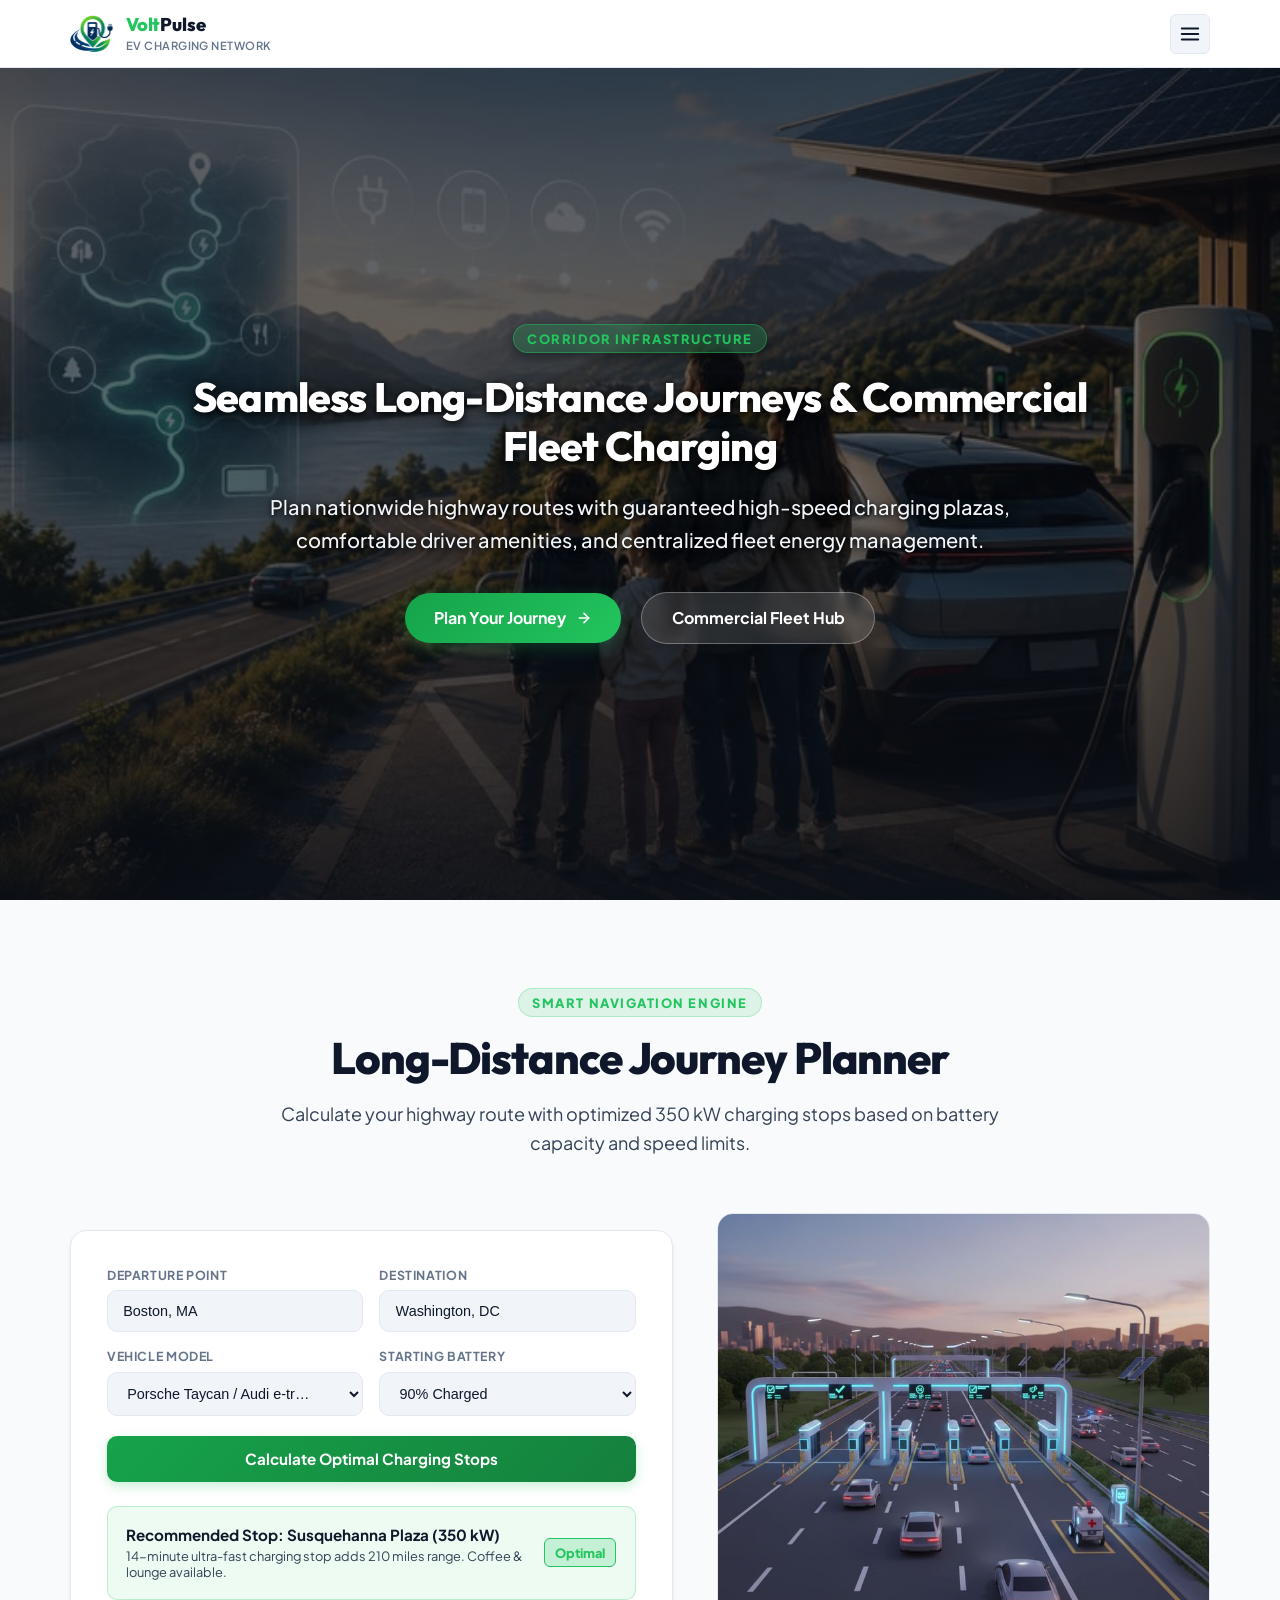
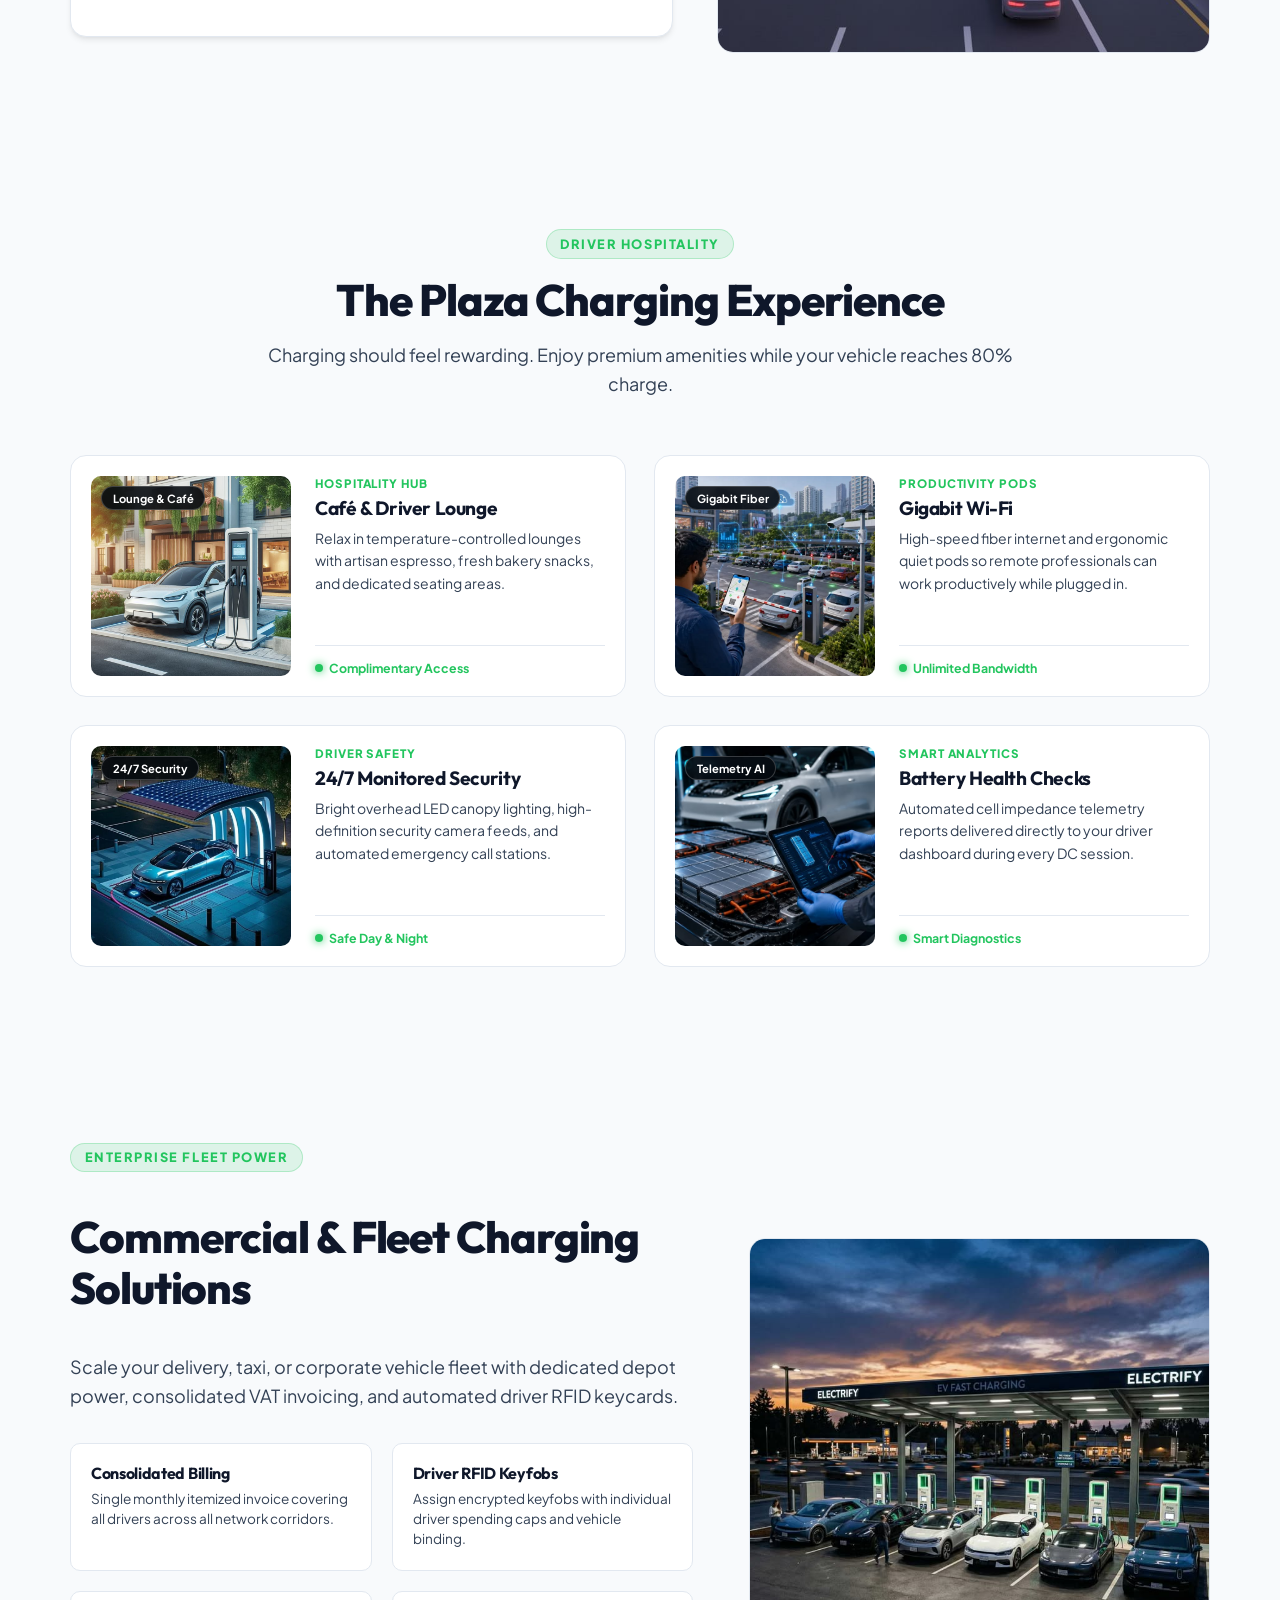
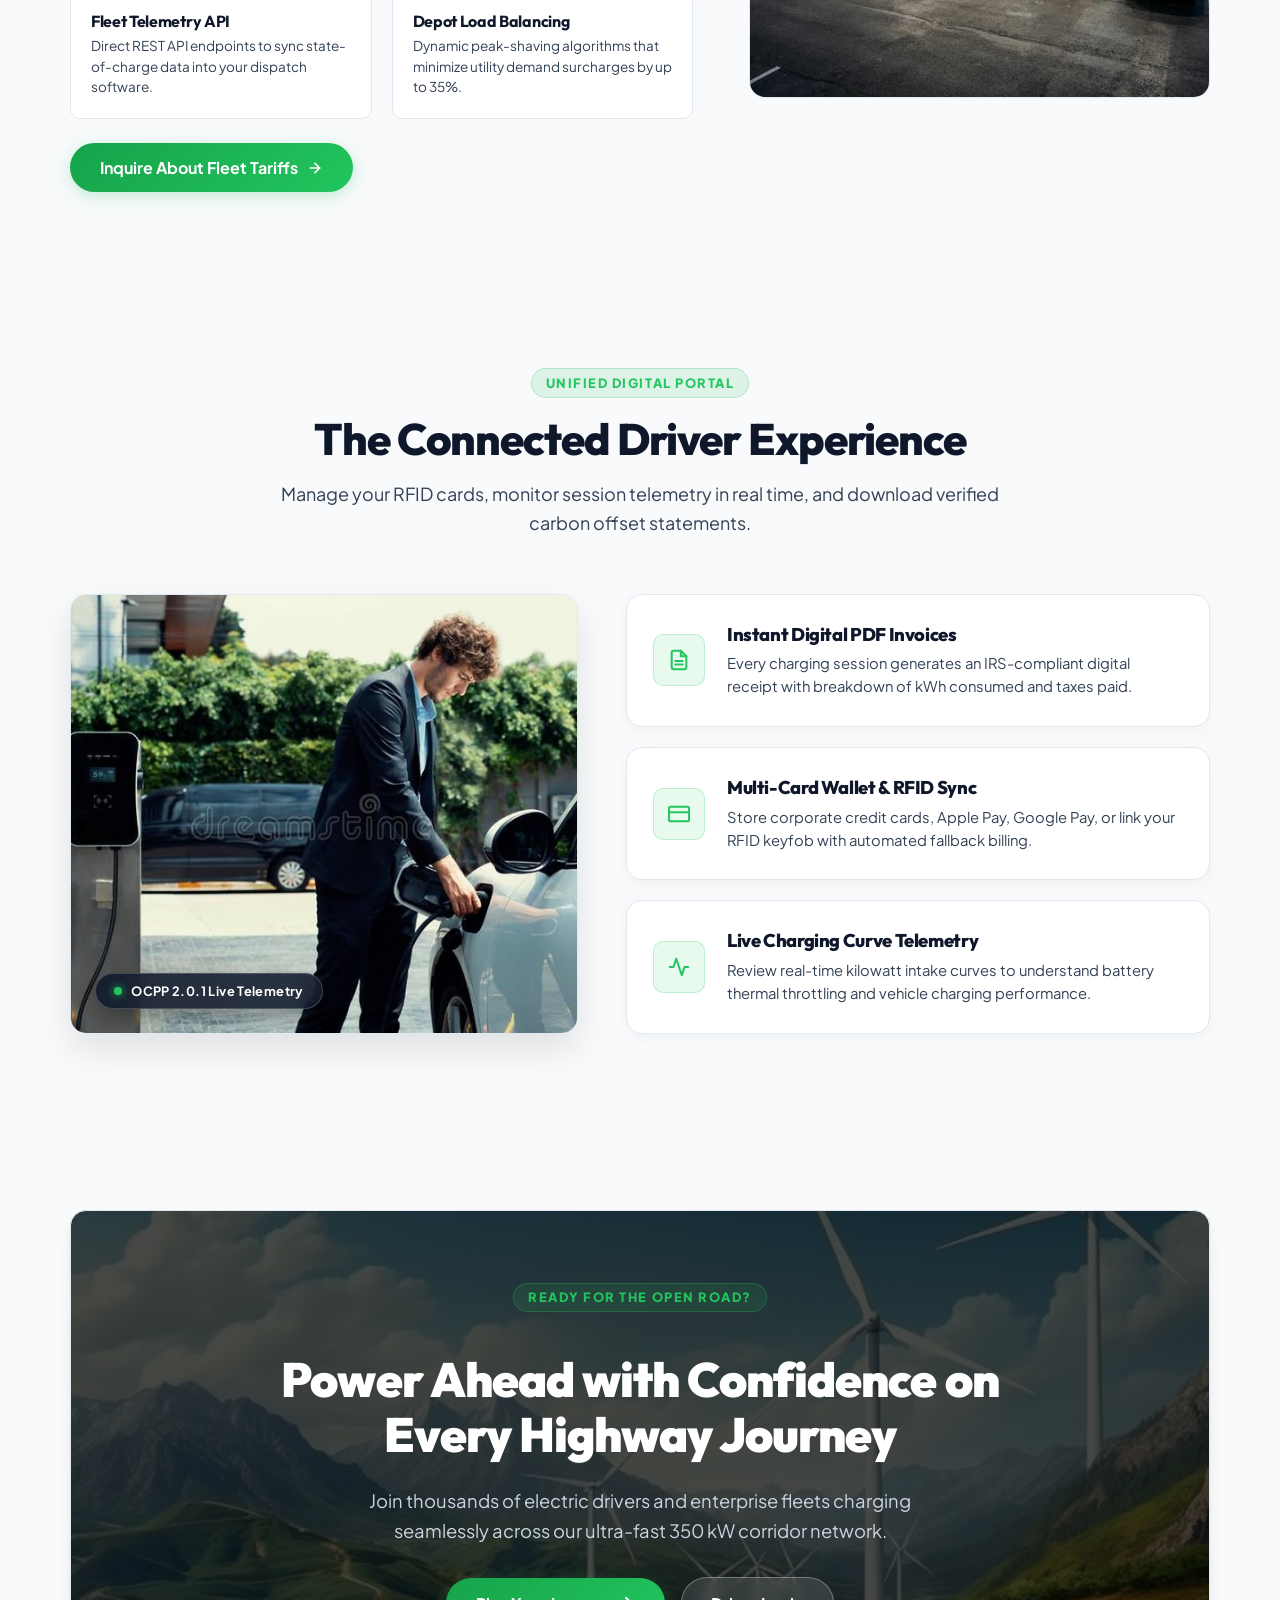
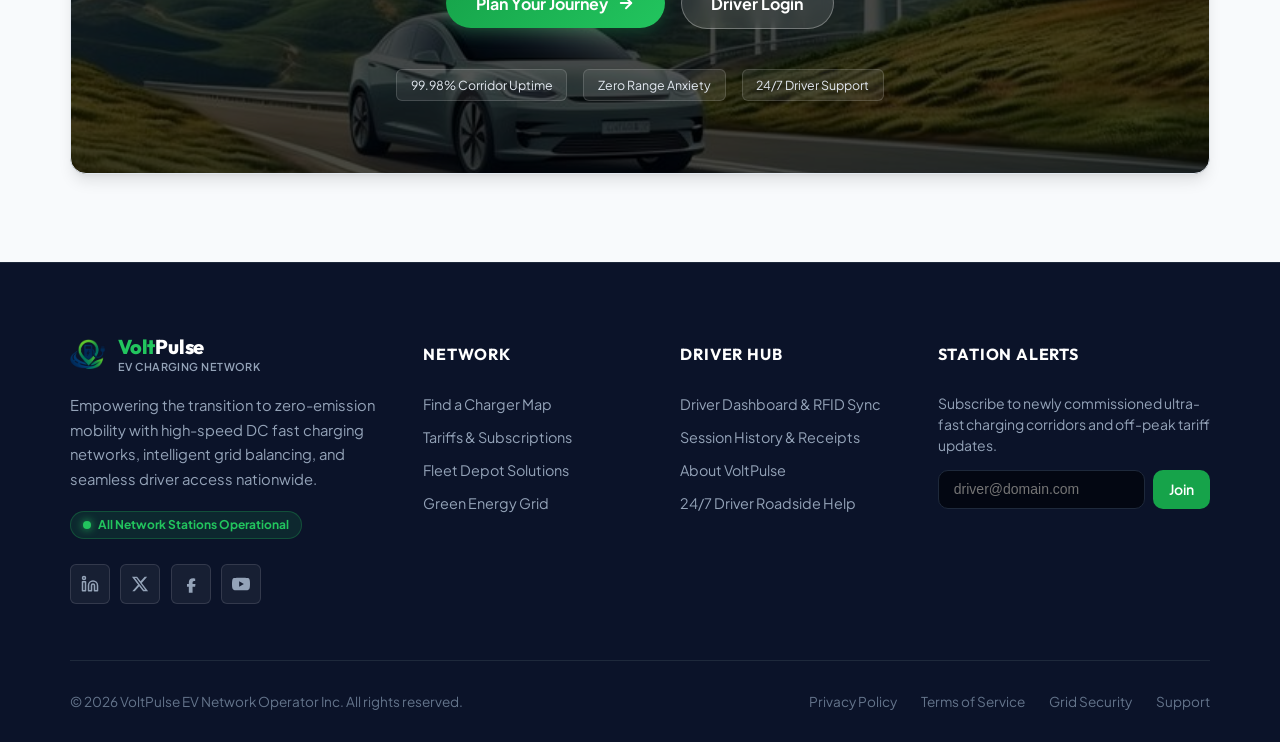
<file: home-2.html>
<!DOCTYPE html>
<html lang="en" dir="ltr">

<head>
  <meta charset="UTF-8">
  <meta name="viewport" content="width=device-width, initial-scale=1.0">
  <title>VoltPulse Network | Highway Corridors, Journey Planning & Fleet Solutions</title>
  <meta name="description"
    content="Long-distance EV route planning, high-power highway charging plazas with premium lounge amenities, and enterprise commercial fleet charging infrastructure.">
  <link rel="icon" type="image/png" href="assets/images/icons/favicon.png">
  <link rel="preconnect" href="https://fonts.googleapis.com">
  <link rel="preconnect" href="https://fonts.gstatic.com" crossorigin>
  <link
    href="https://fonts.googleapis.com/css2?family=Outfit:wght@400;500;600;700;800;900&family=Plus+Jakarta+Sans:wght@400;500;600;700;800&display=swap"
    rel="stylesheet">
  <link rel="stylesheet" href="assets/css/style.css">
  <link rel="stylesheet" href="assets/css/responsive.css">
</head>

<body>

  <!-- 1. Global Branded Loader -->
  <div id="global-loader" role="status" aria-label="Loading VoltPulse Network">
    <div class="loader-brand-wrapper">
      <div class="loader-ring"></div>
      <img src="assets/images/logo.png" alt="VoltPulse Brand Logo" class="loader-logo-img">
    </div>
    <div class="loader-text">
      <span>Volt</span>Pulse EV Network
    </div>
  </div>

  <!-- 2. Global Fixed Header -->
  <header class="site-header" id="site-header">
    <div class="header-container">
      <!-- Logo + Brand -->
      <a href="index.html" class="brand-link" aria-label="VoltPulse EV Network Home">
        <img src="assets/images/logo.png" alt="VoltPulse EV Network Logo" class="brand-logo-img">
        <div class="brand-meta">
          <span class="brand-name"><span>Volt</span>Pulse</span>
          <span class="brand-tagline">EV Charging Network</span>
        </div>
      </a>

      <!-- Desktop Navigation: Exactly 6 Nav Items in 1 Line -->
      <nav class="desktop-nav" aria-label="Main Navigation">
        <!-- 1. Home Dropdown (Click Only) -->
        <div class="nav-dropdown-wrapper">
          <button type="button" class="dropdown-toggle-btn active" aria-expanded="false" aria-haspopup="true">
            <span>Home</span>
            <svg class="dropdown-icon" viewBox="0 0 20 20" fill="currentColor" aria-hidden="true">
              <path fill-rule="evenodd"
                d="M5.293 7.293a1 1 0 011.414 0L10 10.586l3.293-3.293a1 1 0 111.414 1.414l-4 4a1 1 0 01-1.414 0l-4-4a1 1 0 010-1.414z"
                clip-rule="evenodd" />
            </svg>
          </button>
          <ul class="dropdown-menu">
            <li><a href="index.html" class="dropdown-item-link">Home 1 (Highway & Metro)</a></li>
            <li><a href="home-2.html" class="dropdown-item-link active">Home 2 (Fleet & Commercial)</a></li>
          </ul>
        </div>

        <!-- 2. Find Charger -->
        <a href="find-charger.html" class="nav-link">Find Charger</a>

        <!-- 3. Pricing -->
        <a href="pricing.html" class="nav-link">Pricing</a>

        <!-- 4. About (Mandatory) -->
        <a href="about.html" class="nav-link">About</a>

        <!-- 5. Contact -->
        <a href="contact.html" class="nav-link">Contact</a>

        <!-- 6. Dashboard (Next to Contact) -->
        <a href="dashboard.html" class="nav-link">Dashboard</a>
      </nav>

      <!-- Desktop Header Controls: RTL/LTR + Dark Mode + Login Button -->
      <div class="header-actions">
        <!-- RTL Toggle -->
        <button type="button" class="icon-control-btn rtl-toggle-btn" aria-label="Switch text direction">
          <span class="rtl-text-indicator">RTL</span>
        </button>

        <!-- Dark Mode Toggle -->
        <button type="button" class="icon-control-btn theme-toggle-btn" aria-label="Toggle color theme">
          <svg class="theme-moon-icon" viewBox="0 0 24 24" fill="none" stroke="currentColor" stroke-width="2"
            stroke-linecap="round" stroke-linejoin="round" aria-hidden="true">
            <path d="M21 12.79A9 9 0 1 1 11.21 3 7 7 0 0 0 21 12.79z"></path>
          </svg>
          <svg class="theme-sun-icon" viewBox="0 0 24 24" fill="none" stroke="currentColor" stroke-width="2"
            stroke-linecap="round" stroke-linejoin="round" aria-hidden="true" style="display: none;">
            <circle cx="12" cy="12" r="5"></circle>
            <line x1="12" y1="1" x2="12" y2="3"></line>
            <line x1="12" y1="21" x2="12" y2="23"></line>
            <line x1="4.22" y1="4.22" x2="5.64" y2="5.64"></line>
            <line x1="18.36" y1="18.36" x2="19.78" y2="19.78"></line>
            <line x1="1" y1="12" x2="3" y2="12"></line>
            <line x1="21" y1="12" x2="23" y2="12"></line>
            <line x1="4.22" y1="19.78" x2="5.64" y2="18.36"></line>
            <line x1="18.36" y1="5.64" x2="19.78" y2="4.22"></line>
          </svg>
        </button>

        <!-- Login Button -->
        <a href="login.html" class="header-login-btn">
          <svg viewBox="0 0 24 24" fill="none" stroke="currentColor" stroke-width="2.2" stroke-linecap="round"
            stroke-linejoin="round" aria-hidden="true">
            <path d="M15 3h4a2 2 0 0 1 2 2v14a2 2 0 0 1-2 2h-4"></path>
            <polyline points="10 17 15 12 10 7"></polyline>
            <line x1="15" y1="12" x2="3" y2="12"></line>
          </svg>
          <span>Driver Login</span>
        </a>

        <!-- Header Primary CTA Button -->
        <a href="find-charger.html" class="header-cta-btn">
          <svg viewBox="0 0 24 24" fill="none" stroke="currentColor" stroke-width="2.2" stroke-linecap="round"
            stroke-linejoin="round" aria-hidden="true">
            <polygon points="13 2 3 14 12 14 11 22 21 10 12 10 13 2"></polygon>
          </svg>
          <span>Find Charger</span>
        </a>

        <!-- Mobile Menu Toggle Button -->
        <button type="button" class="mobile-menu-btn" id="mobile-menu-open-btn" aria-label="Open mobile navigation menu"
          aria-expanded="false">
          <svg viewBox="0 0 24 24" fill="none" stroke="currentColor" stroke-width="2" stroke-linecap="round"
            stroke-linejoin="round" aria-hidden="true">
            <line x1="3" y1="12" x2="21" y2="12"></line>
            <line x1="3" y1="6" x2="21" y2="6"></line>
            <line x1="3" y1="18" x2="21" y2="18"></line>
          </svg>
        </button>
      </div>
    </div>
  </header>

  <!-- 3. Mobile Navigation Drawer & Backdrop -->
  <div class="mobile-drawer-overlay" id="mobile-drawer-overlay"></div>
  <aside class="mobile-drawer" id="mobile-drawer" aria-label="Mobile Navigation">
    <div class="drawer-header">
      <div class="brand-link">
        <img src="assets/images/logo.png" alt="VoltPulse EV Network Logo" class="brand-logo-img">
        <div class="brand-meta">
          <span class="brand-name"><span>Volt</span>Pulse</span>
          <span class="brand-tagline">EV Charging Network</span>
        </div>
      </div>
      <button type="button" class="drawer-close-btn" id="mobile-menu-close-btn"
        aria-label="Close mobile navigation menu">
        <svg viewBox="0 0 24 24" fill="none" stroke="currentColor" stroke-width="2" stroke-linecap="round"
          stroke-linejoin="round" style="width: 20px; height: 20px;" aria-hidden="true">
          <line x1="18" y1="6" x2="6" y2="18"></line>
          <line x1="6" y1="6" x2="18" y2="18"></line>
        </svg>
      </button>
    </div>

    <div class="drawer-body">
      <ul class="mobile-nav-list">
        <!-- Home Accordion -->
        <li class="mobile-accordion-wrapper">
          <button type="button" class="mobile-accordion-toggle active" aria-expanded="false">
            <span>Home Variations</span>
            <svg class="dropdown-icon accordion-icon" viewBox="0 0 20 20" fill="currentColor"
              style="width: 16px; height: 16px;" aria-hidden="true">
              <path fill-rule="evenodd"
                d="M5.293 7.293a1 1 0 011.414 0L10 10.586l3.293-3.293a1 1 0 111.414 1.414l-4 4a1 1 0 01-1.414 0l-4-4a1 1 0 010-1.414z"
                clip-rule="evenodd" />
            </svg>
          </button>
          <ul class="mobile-accordion-content">
            <li><a href="index.html" class="mobile-sub-link">Home 1 (Highway & Metro)</a></li>
            <li><a href="home-2.html" class="mobile-sub-link active">Home 2 (Fleet & Commercial)</a></li>
          </ul>
        </li>

        <li><a href="find-charger.html" class="mobile-nav-link">Find Charger</a></li>
        <li><a href="pricing.html" class="mobile-nav-link">Pricing</a></li>
        <li><a href="about.html" class="mobile-nav-link">About</a></li>
        <li><a href="contact.html" class="mobile-nav-link">Contact</a></li>
        <li><a href="dashboard.html" class="mobile-nav-link">Dashboard</a></li>
      </ul>

      <div class="drawer-actions">
        <div class="mobile-controls-row">
          <!-- RTL Control -->
          <button type="button" class="mobile-control-item rtl-toggle-btn" aria-label="Toggle text direction">
            <span class="rtl-text-indicator">RTL</span>
            <span>Direction</span>
          </button>

          <!-- Theme Control -->
          <button type="button" class="mobile-control-item theme-toggle-btn" aria-label="Toggle dark mode">
            <svg class="theme-moon-icon" viewBox="0 0 24 24" fill="none" stroke="currentColor" stroke-width="2"
              stroke-linecap="round" stroke-linejoin="round" style="width: 18px; height: 18px;" aria-hidden="true">
              <path d="M21 12.79A9 9 0 1 1 11.21 3 7 7 0 0 0 21 12.79z"></path>
            </svg>
            <svg class="theme-sun-icon" viewBox="0 0 24 24" fill="none" stroke="currentColor" stroke-width="2"
              stroke-linecap="round" stroke-linejoin="round" style="width: 18px; height: 18px; display: none;"
              aria-hidden="true">
              <circle cx="12" cy="12" r="5"></circle>
              <line x1="12" y1="1" x2="12" y2="3"></line>
              <line x1="12" y1="21" x2="12" y2="23"></line>
              <line x1="4.22" y1="4.22" x2="5.64" y2="5.64"></line>
              <line x1="18.36" y1="18.36" x2="19.78" y2="19.78"></line>
              <line x1="1" y1="12" x2="3" y2="12"></line>
              <line x1="21" y1="12" x2="23" y2="12"></line>
              <line x1="4.22" y1="19.78" x2="5.64" y2="18.36"></line>
              <line x1="18.36" y1="5.64" x2="19.78" y2="4.22"></line>
            </svg>
            <span>Theme</span>
          </button>
        </div>

        <a href="login.html" class="drawer-login-btn">
          <svg viewBox="0 0 24 24" fill="none" stroke="currentColor" stroke-width="2.2" stroke-linecap="round"
            stroke-linejoin="round" style="width: 18px; height: 18px;" aria-hidden="true">
            <path d="M15 3h4a2 2 0 0 1 2 2v14a2 2 0 0 1-2 2h-4"></path>
            <polyline points="10 17 15 12 10 7"></polyline>
            <line x1="15" y1="12" x2="3" y2="12"></line>
          </svg>
          <span>Driver Login / Register</span>
        </a>
      </div>
    </div>
  </aside>

  <!-- MAIN CONTENT: EXACTLY 6 CONTENT SECTIONS FOR HOME 2 -->
  <main id="main-content">

    <!-- =========================================================
         SECTION 1: PREMIUM HERO SECTION — JOURNEY FOCUSED
         ========================================================= -->
    <section class="home2-hero-section" id="journey-hero">
      <img src="assets/images/hero/p16.jpg" alt="Electric vehicle on highway journey" class="home2-hero-backdrop">
      <div class="home2-hero-overlay" aria-hidden="true"></div>
      <div class="site-container">
        <div class="home2-hero-glass-box">
          <div class="section-eyebrow">Corridor Infrastructure</div>
          <h1 class="home2-hero-title">
            Seamless Long-Distance Journeys & Commercial Fleet Charging
          </h1>
          <p class="home2-hero-desc">
            Plan nationwide highway routes with guaranteed high-speed charging plazas, comfortable driver amenities, and
            centralized fleet energy management.
          </p>
          <div class="home2-hero-actions">
            <a href="#journey-planner" class="cta-primary-btn">
              <span>Plan Your Journey</span>
              <svg viewBox="0 0 24 24" fill="none" stroke="currentColor" stroke-width="2.5" stroke-linecap="round"
                stroke-linejoin="round" style="width: 16px; height: 16px;" aria-hidden="true">
                <line x1="5" y1="12" x2="19" y2="12"></line>
                <polyline points="12 5 19 12 12 19"></polyline>
              </svg>
            </a>
            <a href="#fleet-solutions" class="cta-secondary-btn">
              <span>Commercial Fleet Hub</span>
            </a>
          </div>
        </div>
      </div>
    </section>

    <!-- =========================================================
         SECTION 2: LONG-DISTANCE JOURNEY PLANNER
         ========================================================= -->
    <section class="network-section" id="journey-planner">
      <div class="site-container">
        <div class="section-head">
          <div class="section-eyebrow">Smart Navigation Engine</div>
          <h2 class="section-title">Long-Distance Journey Planner</h2>
          <p class="section-subtitle">
            Calculate your highway route with optimized 350 kW charging stops based on battery capacity and speed
            limits.
          </p>
        </div>

        <div class="planner-wrapper-grid">
          <!-- Route Calculator Widget -->
          <div class="planner-widget-card">
            <form id="journey-planner-form">
              <div class="planner-form-grid">
                <div class="planner-field-group">
                  <label for="planner-origin" class="planner-label">Departure Point</label>
                  <input type="text" id="planner-origin" class="planner-input" value="Boston, MA" required
                    aria-label="Origin City">
                </div>
                <div class="planner-field-group">
                  <label for="planner-destination" class="planner-label">Destination</label>
                  <input type="text" id="planner-destination" class="planner-input" value="Washington, DC" required
                    aria-label="Destination City">
                </div>
              </div>

              <div class="planner-form-grid" style="margin-top: 1rem;">
                <div class="planner-field-group">
                  <label for="planner-vehicle" class="planner-label">Vehicle Model</label>
                  <select id="planner-vehicle" class="planner-select" aria-label="Select vehicle model">
                    <option value="taycan">Porsche Taycan / Audi e-tron GT (800V)</option>
                    <option value="ioniq5">Hyundai Ioniq 5 / Kia EV6 (800V)</option>
                    <option value="model3">Tesla Model 3 / Model Y (CCS Adapter)</option>
                    <option value="id4">VW ID.4 / Polestar 2 (400V)</option>
                  </select>
                </div>
                <div class="planner-field-group">
                  <label for="planner-battery" class="planner-label">Starting Battery</label>
                  <select id="planner-battery" class="planner-select" aria-label="Starting battery percentage">
                    <option value="90">90% Charged</option>
                    <option value="80">80% Charged</option>
                    <option value="70">70% Charged</option>
                  </select>
                </div>
              </div>

              <div style="margin-top: 1.25rem;">
                <button type="submit" class="hero-search-btn" style="width: 100%; justify-content: center;">
                  <span>Calculate Optimal Charging Stops</span>
                </button>
              </div>
            </form>

            <!-- Planned Route Result Card -->
            <div class="planner-result-box">
              <div class="planner-result-info">
                <div class="planner-result-title" id="planner-res-title">Recommended Stop: Susquehanna Plaza (350 kW)
                </div>
                <div class="planner-result-sub" id="planner-res-sub">14-minute ultra-fast charging stop adds 210 miles
                  range. Coffee & lounge available.</div>
              </div>
              <span class="badge-speed-pill" style="margin: 0;">Optimal</span>
            </div>
          </div>

          <!-- Scenic Route Visual -->
          <div class="planner-visual-card">
            <img src="assets/images/sections/p17.jpg" alt="Highway route road trip through scenic landscape"
              class="planner-visual-img">
          </div>
        </div>
      </div>
    </section>

    <!-- =========================================================
         SECTION 3: CHARGING HUB EXPERIENCE (FACILITIES & AMENITIES)
         ========================================================= -->
    <section class="network-section" id="hub-experience">
      <div class="site-container">
        <div class="section-head">
          <div class="section-eyebrow">Driver Hospitality</div>
          <h2 class="section-title">The Plaza Charging Experience</h2>
          <p class="section-subtitle">
            Charging should feel rewarding. Enjoy premium amenities while your vehicle reaches 80% charge.
          </p>
        </div>

        <div class="amenities-grid">
          <!-- Amenity 1 -->
          <article class="amenity-card">
            <div class="amenity-card-img-wrap">
              <img src="assets/images/sections/p18.jpg" alt="Artisan espresso and bakery cafe in EV driver lounge"
                class="amenity-card-img" loading="lazy">
              <span class="amenity-img-badge">Lounge &amp; Café</span>
            </div>
            <div class="amenity-card-content">
              <div class="amenity-card-header">
                <span class="amenity-eyebrow">Hospitality Hub</span>
                <h3 class="amenity-title">Café &amp; Driver Lounge</h3>
                <p class="amenity-desc">
                  Relax in temperature-controlled lounges with artisan espresso, fresh bakery snacks, and dedicated
                  seating areas.
                </p>
              </div>
              <div class="amenity-tag">
                <span class="status-dot"></span>
                <span>Complimentary Access</span>
              </div>
            </div>
          </article>

          <!-- Amenity 2 -->
          <article class="amenity-card">
            <div class="amenity-card-img-wrap">
              <img src="assets/images/sections/p19.jpg" alt="Modern high-speed workspace pod with gigabit fiber wifi"
                class="amenity-card-img" loading="lazy">
              <span class="amenity-img-badge">Gigabit Fiber</span>
            </div>
            <div class="amenity-card-content">
              <div class="amenity-card-header">
                <span class="amenity-eyebrow">Productivity Pods</span>
                <h3 class="amenity-title">Gigabit Wi-Fi </h3>
                <p class="amenity-desc">
                  High-speed fiber internet and ergonomic quiet pods so remote professionals can work productively while
                  plugged in.
                </p>
              </div>
              <div class="amenity-tag">
                <span class="status-dot"></span>
                <span>Unlimited Bandwidth</span>
              </div>
            </div>
          </article>

          <!-- Amenity 3 -->
          <article class="amenity-card">
            <div class="amenity-card-img-wrap">
              <img src="assets/images/sections/p20.jpg"
                alt="Illuminated EV charging canopy with 24 7 monitored security cameras" class="amenity-card-img"
                loading="lazy">
              <span class="amenity-img-badge">24/7 Security</span>
            </div>
            <div class="amenity-card-content">
              <div class="amenity-card-header">
                <span class="amenity-eyebrow">Driver Safety</span>
                <h3 class="amenity-title">24/7 Monitored Security</h3>
                <p class="amenity-desc">
                  Bright overhead LED canopy lighting, high-definition security camera feeds, and automated emergency
                  call stations.
                </p>
              </div>
              <div class="amenity-tag">
                <span class="status-dot"></span>
                <span>Safe Day &amp; Night</span>
              </div>
            </div>
          </article>

          <!-- Amenity 4 -->
          <article class="amenity-card">
            <div class="amenity-card-img-wrap">
              <img src="assets/images/sections/p21.jpg"
                alt="Real-time EV battery health analytics and diagnostics telemetry" class="amenity-card-img"
                loading="lazy">
              <span class="amenity-img-badge">Telemetry AI</span>
            </div>
            <div class="amenity-card-content">
              <div class="amenity-card-header">
                <span class="amenity-eyebrow">Smart Analytics</span>
                <h3 class="amenity-title">Battery Health Checks</h3>
                <p class="amenity-desc">
                  Automated cell impedance telemetry reports delivered directly to your driver dashboard during every DC
                  session.
                </p>
              </div>
              <div class="amenity-tag">
                <span class="status-dot"></span>
                <span>Smart Diagnostics</span>
              </div>
            </div>
          </article>
        </div>
      </div>
    </section>

    <!-- =========================================================
         SECTION 4: FLEET & BUSINESS CHARGING SOLUTIONS
         ========================================================= -->
    <section class="network-section" id="fleet-solutions">
      <div class="site-container">
        <div class="fleet-section-grid">
          <!-- Text & Feature Matrix -->
          <div class="fleet-content-column">
            <div class="section-eyebrow">Enterprise Fleet Power</div>
            <h2 class="section-title">Commercial & Fleet Charging Solutions</h2>
            <p class="section-subtitle">
              Scale your delivery, taxi, or corporate vehicle fleet with dedicated depot power, consolidated VAT
              invoicing, and automated driver RFID keycards.
            </p>

            <div class="fleet-features-grid">
              <div class="fleet-feature-card">
                <div>
                  <h3 class="fleet-feature-title">Consolidated Billing</h3>
                  <p class="fleet-feature-desc">Single monthly itemized invoice covering all drivers across all network
                    corridors.</p>
                </div>
              </div>

              <div class="fleet-feature-card">
                <div>
                  <h3 class="fleet-feature-title">Driver RFID Keyfobs</h3>
                  <p class="fleet-feature-desc">Assign encrypted keyfobs with individual driver spending caps and
                    vehicle binding.</p>
                </div>
              </div>

              <div class="fleet-feature-card">
                <div>
                  <h3 class="fleet-feature-title">Fleet Telemetry API</h3>
                  <p class="fleet-feature-desc">Direct REST API endpoints to sync state-of-charge data into your
                    dispatch software.</p>
                </div>
              </div>

              <div class="fleet-feature-card">
                <div>
                  <h3 class="fleet-feature-title">Depot Load Balancing</h3>
                  <p class="fleet-feature-desc">Dynamic peak-shaving algorithms that minimize utility demand surcharges
                    by up to 35%.</p>
                </div>
              </div>
            </div>

            <div>
              <a href="contact.html" class="cta-primary-btn">
                <span>Inquire About Fleet Tariffs</span>
                <svg viewBox="0 0 24 24" fill="none" stroke="currentColor" stroke-width="2.5" stroke-linecap="round"
                  stroke-linejoin="round" style="width: 16px; height: 16px;" aria-hidden="true">
                  <line x1="5" y1="12" x2="19" y2="12"></line>
                  <polyline points="12 5 19 12 12 19"></polyline>
                </svg>
              </a>
            </div>
          </div>

          <!-- Commercial Fleet Visual -->
          <div class="fleet-visual-card">
            <img src="assets/images/sections/p23.jpg"
              alt="Commercial electric delivery van plugged into fleet charging station" class="fleet-visual-img">
          </div>
        </div>
      </div>
    </section>

    <!-- =========================================================
         SECTION 5: CONNECTED DRIVER EXPERIENCE
         ========================================================= -->
    <section class="network-section" id="connected-driver">
      <div class="site-container">
        <div class="section-head">
          <div class="section-eyebrow">Unified Digital Portal</div>
          <h2 class="section-title">The Connected Driver Experience</h2>
          <p class="section-subtitle">
            Manage your RFID cards, monitor session telemetry in real time, and download verified carbon offset
            statements.
          </p>
        </div>

        <div class="connected-driver-grid">
          <!-- Connected Driver Visual -->
          <div class="connected-driver-visual">
            <img src="assets/images/sections/p24.jpg"
              alt="Driver using digital contactless payment terminal at charging plaza" class="connected-driver-img">
            <div class="connected-visual-badge">
              <span class="status-dot"></span>
              <span>OCPP 2.0.1 Live Telemetry</span>
            </div>
          </div>

          <!-- Feature Stack -->
          <div class="connected-details-list">
            <!-- Item 1 -->
            <div class="connected-detail-item">
              <div class="connected-icon-box">
                <svg viewBox="0 0 24 24" fill="none" stroke="currentColor" stroke-width="2.2" stroke-linecap="round"
                  stroke-linejoin="round" aria-hidden="true">
                  <path d="M14 2H6a2 2 0 0 0-2 2v16a2 2 0 0 0 2 2h12a2 2 0 0 0 2-2V8z"></path>
                  <polyline points="14 2 14 8 20 8"></polyline>
                  <line x1="16" y1="13" x2="8" y2="13"></line>
                  <line x1="16" y1="17" x2="8" y2="17"></line>
                </svg>
              </div>
              <div class="connected-text-wrap">
                <h3 class="connected-title">Instant Digital PDF Invoices</h3>
                <p class="connected-desc">
                  Every charging session generates an IRS-compliant digital receipt with breakdown of kWh consumed and
                  taxes paid.
                </p>
              </div>
            </div>

            <!-- Item 2 -->
            <div class="connected-detail-item">
              <div class="connected-icon-box">
                <svg viewBox="0 0 24 24" fill="none" stroke="currentColor" stroke-width="2.2" stroke-linecap="round"
                  stroke-linejoin="round" aria-hidden="true">
                  <rect x="1" y="4" width="22" height="16" rx="2" ry="2"></rect>
                  <line x1="1" y1="10" x2="23" y2="10"></line>
                </svg>
              </div>
              <div class="connected-text-wrap">
                <h3 class="connected-title">Multi-Card Wallet & RFID Sync</h3>
                <p class="connected-desc">
                  Store corporate credit cards, Apple Pay, Google Pay, or link your RFID keyfob with automated fallback
                  billing.
                </p>
              </div>
            </div>

            <!-- Item 3 -->
            <div class="connected-detail-item">
              <div class="connected-icon-box">
                <svg viewBox="0 0 24 24" fill="none" stroke="currentColor" stroke-width="2.2" stroke-linecap="round"
                  stroke-linejoin="round" aria-hidden="true">
                  <polyline points="22 12 18 12 15 21 9 3 6 12 2 12"></polyline>
                </svg>
              </div>
              <div class="connected-text-wrap">
                <h3 class="connected-title">Live Charging Curve Telemetry</h3>
                <p class="connected-desc">
                  Review real-time kilowatt intake curves to understand battery thermal throttling and vehicle charging
                  performance.
                </p>
              </div>
            </div>
          </div>
        </div>
      </div>
    </section>

    <!-- =========================================================
         SECTION 6: FINAL CTA — JOURNEY FOCUSED
         (Mandatory Final Section)
         ========================================================= -->
    <section class="network-section" id="final-cta">
      <div class="site-container">
        <div class="cta-banner-wrapper">
          <img src="assets/images/sections/p25.jpg"
            alt="Electric vehicle driving smoothly along an open coastal highway" class="cta-backdrop-img">
          <div class="cta-content-box">
            <div class="section-eyebrow">Ready For The Open Road?</div>
            <h2 class="cta-title">Power Ahead with Confidence on Every Highway Journey</h2>
            <p class="cta-desc">
              Join thousands of electric drivers and enterprise fleets charging seamlessly across our ultra-fast 350 kW
              corridor network.
            </p>
            <div class="cta-btn-group">
              <a href="#journey-planner" class="cta-primary-btn">
                <span>Plan Your Journey</span>
                <svg viewBox="0 0 24 24" fill="none" stroke="currentColor" stroke-width="2.5" stroke-linecap="round"
                  stroke-linejoin="round" style="width: 18px; height: 18px;" aria-hidden="true">
                  <line x1="5" y1="12" x2="19" y2="12"></line>
                  <polyline points="12 5 19 12 12 19"></polyline>
                </svg>
              </a>
              <a href="login.html" class="cta-secondary-btn">
                <span>Driver Login</span>
              </a>
            </div>
            <div class="cta-store-badges">
              <span class="store-badge-pill">99.98% Corridor Uptime</span>
              <span class="store-badge-pill">Zero Range Anxiety</span>
              <span class="store-badge-pill">24/7 Driver Support</span>
            </div>
          </div>
        </div>
      </div>
    </section>

  </main>

  <!-- 4. Shared Footer Architecture -->
  <footer class="site-footer">
    <div class="footer-container">
      <div class="footer-main-grid">
        <!-- Col 1: Brand Info & Status -->
        <div class="footer-brand-col">
          <a href="index.html" class="footer-brand-link">
            <img src="assets/images/logo.png" alt="VoltPulse EV Network Logo" class="footer-logo-img">
            <div class="footer-brand-meta">
              <span class="footer-brand-name"><span>Volt</span>Pulse</span>
              <span class="footer-brand-tagline">EV Charging Network</span>
            </div>
          </a>
          <p class="footer-desc">
            Empowering the transition to zero-emission mobility with high-speed DC fast charging networks, intelligent
            grid balancing, and seamless driver access nationwide.
          </p>
          <div class="footer-status-pill">
            <span class="status-dot"></span>
            All Network Stations Operational
          </div>
          <!-- Social Media Channels -->
          <div class="footer-social-links" aria-label="Official Social Channels">
            <a href="https://linkedin.com" target="_blank" rel="noopener noreferrer" class="footer-social-btn"
              aria-label="LinkedIn">
              <svg viewBox="0 0 24 24" width="18" height="18" fill="none" stroke="currentColor" stroke-width="2"
                stroke-linecap="round" stroke-linejoin="round" aria-hidden="true">
                <path d="M16 8a6 6 0 0 1 6 6v7h-4v-7a2 2 0 0 0-2-2 2 2 0 0 0-2 2v7h-4v-7a6 6 0 0 1 6-6z"></path>
                <rect x="2" y="9" width="4" height="12"></rect>
                <circle cx="4" cy="4" r="2"></circle>
              </svg>
            </a>
            <a href="https://twitter.com" target="_blank" rel="noopener noreferrer" class="footer-social-btn"
              aria-label="X (formerly Twitter)">
              <svg viewBox="0 0 24 24" width="18" height="18" fill="currentColor" aria-hidden="true">
                <path
                  d="M18.244 2.25h3.308l-7.227 8.26 8.502 11.24H16.17l-5.214-6.817L4.99 21.75H1.68l7.73-8.835L1.254 2.25H8.08l4.713 6.231zm-1.161 17.52h1.833L7.084 4.126H5.117z" />
              </svg>
            </a>
            <a href="https://facebook.com" target="_blank" rel="noopener noreferrer" class="footer-social-btn"
              aria-label="Facebook">
              <svg viewBox="0 0 24 24" width="18" height="18" fill="currentColor" aria-hidden="true">
                <path
                  d="M9.101 23.691v-7.98H6.627v-3.667h2.474v-1.58c0-4.085 1.848-5.978 5.858-5.978.401 0 .955.042 1.468.103a8.68 8.68 0 0 1 1.141.195v3.325a8.623 8.623 0 0 0-.653-.036 26.805 26.805 0 0 0-.733-.009c-.82 0-1.666.28-1.897.905-.14.378-.209.897-.209 1.554v1.526h3.909l-.517 3.667h-3.392v7.98h-4.896z" />
              </svg>
            </a>
            <a href="https://youtube.com" target="_blank" rel="noopener noreferrer" class="footer-social-btn"
              aria-label="YouTube">
              <svg viewBox="0 0 24 24" width="18" height="18" fill="currentColor" aria-hidden="true">
                <path
                  d="M23.498 6.186a3.016 3.016 0 0 0-2.122-2.136C19.505 3.545 12 3.545 12 3.545s-7.505 0-9.377.505A3.017 3.017 0 0 0 .502 6.186C0 8.07 0 12 0 12s0 3.93.502 5.814a3.016 3.016 0 0 0 2.122 2.136c1.871.505 9.376.505 9.376.505s7.505 0 9.377-.505a3.015 3.015 0 0 0 2.122-2.136C24 15.93 24 12 24 12s0-3.93-.502-5.814zM9.545 15.568V8.432L15.818 12l-6.273 3.568z" />
              </svg>
            </a>
          </div>
        </div>

        <!-- Col 2: Network Navigation -->
        <div>
          <h2 class="footer-col-title">Network</h2>
          <ul class="footer-links-list">
            <li><a href="find-charger.html" class="footer-link">Find a Charger Map</a></li>
            <li><a href="pricing.html" class="footer-link">Tariffs & Subscriptions</a></li>
            <li><a href="home-2.html" class="footer-link">Fleet Depot Solutions</a></li>
            <li><a href="about.html" class="footer-link">Green Energy Grid</a></li>
          </ul>
        </div>

        <!-- Col 3: Drivers & Support -->
        <div>
          <h2 class="footer-col-title">Driver Hub</h2>
          <ul class="footer-links-list">
            <li><a href="dashboard.html" class="footer-link">Driver Dashboard & RFID Sync</a></li>
            <li><a href="dashboard.html" class="footer-link">Session History & Receipts</a></li>
            <li><a href="about.html" class="footer-link">About VoltPulse</a></li>
            <li><a href="contact.html" class="footer-link">24/7 Driver Roadside Help</a></li>
          </ul>
        </div>

        <!-- Col 4: Dispatch Updates -->
        <div>
          <h2 class="footer-col-title">Station Alerts</h2>
          <div class="footer-newsletter-box">
            <p class="footer-newsletter-text">
              Subscribe to newly commissioned ultra-fast charging corridors and off-peak tariff updates.
            </p>
            <form class="footer-form" id="station-alert-form">
              <input type="email" placeholder="driver@domain.com" required class="footer-input"
                aria-label="Email address for station updates">
              <button type="submit" class="footer-submit-btn">Join</button>
            </form>
          </div>
        </div>
      </div>

      <!-- Bottom Bar -->
      <div class="footer-bottom-bar">
        <div>
          &copy; 2026 VoltPulse EV Network Operator Inc. All rights reserved.
        </div>
        <ul class="footer-legal-links">
          <li><a href="about.html">Privacy Policy</a></li>
          <li><a href="about.html">Terms of Service</a></li>
          <li><a href="about.html">Grid Security</a></li>
          <li><a href="contact.html">Support</a></li>
        </ul>
      </div>
    </div>
  </footer>

  <!-- 5. Scroll-To-Top Button -->
  <button type="button" id="scroll-to-top" aria-label="Scroll back to top">
    <svg viewBox="0 0 24 24" fill="none" stroke="currentColor" stroke-width="2.5" stroke-linecap="round"
      stroke-linejoin="round" aria-hidden="true">
      <polyline points="18 15 12 9 6 15"></polyline>
    </svg>
  </button>

  <script src="assets/js/main.js"></script>
</body>

</html>
</file>
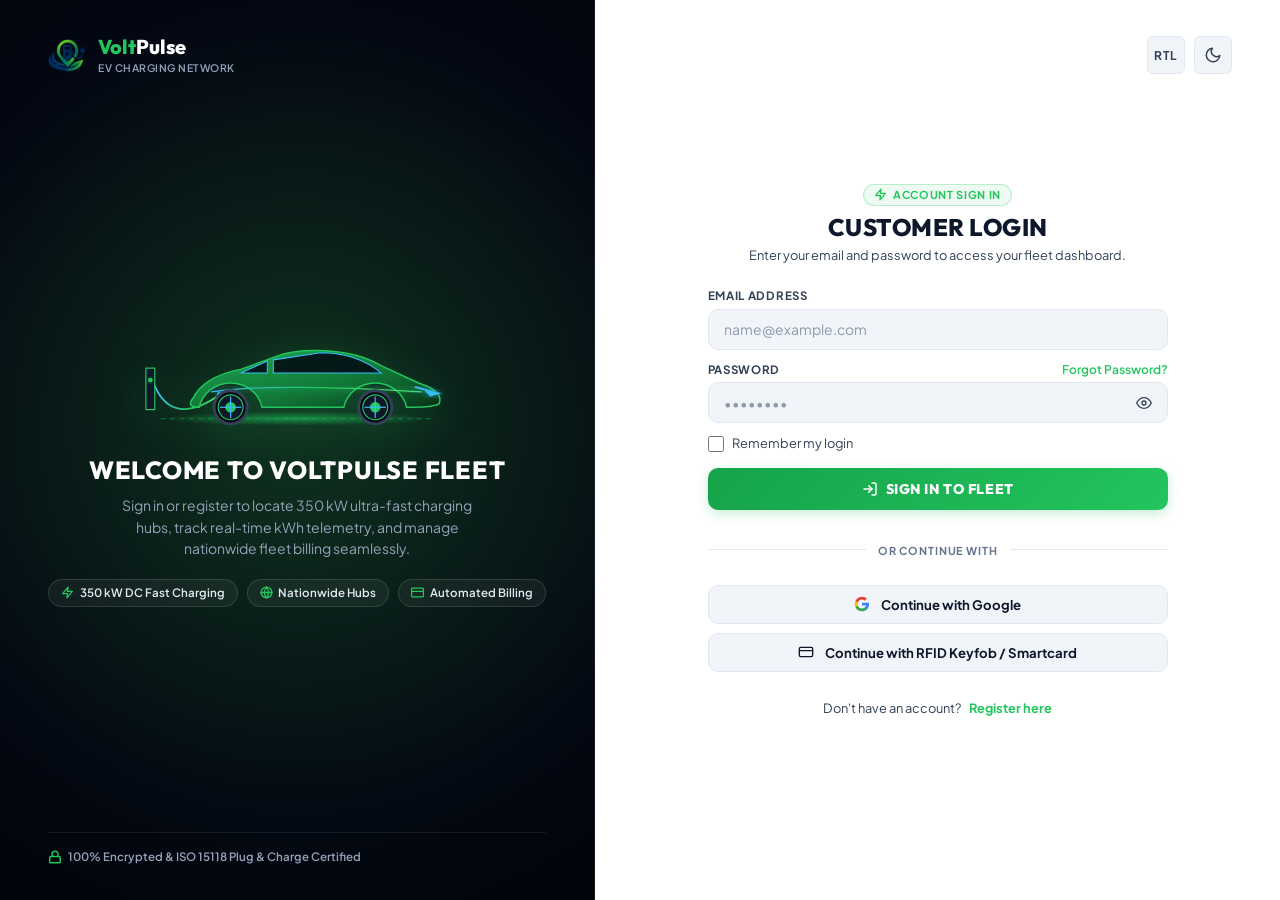
<file: login.html>
<!DOCTYPE html>
<html lang="en" dir="ltr">

<head>
  <meta charset="UTF-8">
  <meta name="viewport" content="width=device-width, initial-scale=1.0">
  <title>Customer Login & Driver Registration | VoltPulse EV Charging Network</title>
  <meta name="description"
    content="Sign in or register for a VoltPulse driver account to locate 350 kW ultra-fast charging hubs, initiate live charging sessions, and manage fleet billing.">
  <link rel="icon" type="image/png" href="assets/images/icons/favicon.png">
  <link rel="preconnect" href="https://fonts.googleapis.com">
  <link rel="preconnect" href="https://fonts.gstatic.com" crossorigin>
  <link
    href="https://fonts.googleapis.com/css2?family=Outfit:wght@400;500;600;700;800;900&family=Plus+Jakarta+Sans:wght@400;500;600;700;800&display=swap"
    rel="stylesheet">
  <link rel="stylesheet" href="assets/css/style.css">
  <link rel="stylesheet" href="assets/css/responsive.css">
</head>

<body class="auth-body">

  <div class="auth-page-wrapper">

    <!-- =========================================================
         LEFT SIDE: LUXURY BRANDING & VEHICLE HERO PANEL
         ========================================================= -->
    <aside class="auth-visual-panel" aria-label="VoltPulse Fleet Information">
      <!-- Top Brand Header -->
      <div class="auth-brand-header">
        <a href="index.html" class="auth-brand-link" aria-label="Return to VoltPulse Home">
          <img src="assets/images/logo.png" alt="VoltPulse EV Network Logo" class="auth-brand-logo">
          <div class="auth-brand-meta">
            <span class="auth-brand-name"><span>Volt</span>Pulse</span>
            <span class="auth-brand-tagline">EV Charging Network</span>
          </div>
        </a>
      </div>

      <!-- Center Visual & Hero Content -->
      <div class="auth-visual-center">
        <!-- Sleek EV Fast Charging Vehicle Vector Graphic -->
        <svg class="auth-car-illustration" viewBox="0 0 540 220" fill="none" xmlns="http://www.w3.org/2000/svg"
          aria-hidden="true">
          <defs>
            <linearGradient id="evBodyGrad" x1="0%" y1="0%" x2="100%" y2="100%">
              <stop offset="0%" stop-color="#22c55e" stop-opacity="0.85" />
              <stop offset="50%" stop-color="#16a34a" stop-opacity="0.65" />
              <stop offset="100%" stop-color="#052e16" stop-opacity="0.95" />
            </linearGradient>
            <linearGradient id="neonGlowGrad" x1="0%" y1="0%" x2="100%" y2="0%">
              <stop offset="0%" stop-color="#38bdf8" />
              <stop offset="50%" stop-color="#22c55e" />
              <stop offset="100%" stop-color="#4ade80" />
            </linearGradient>
            <filter id="electricGlow" x="-20%" y="-20%" width="140%" height="140%">
              <feGaussianBlur stdDeviation="8" result="blur" />
              <feComposite in="SourceGraphic" in2="blur" operator="over" />
            </filter>
            <radialGradient id="wheelGlow" cx="50%" cy="50%" r="50%">
              <stop offset="0%" stop-color="#22c55e" stop-opacity="0.6" />
              <stop offset="100%" stop-color="#22c55e" stop-opacity="0" />
            </radialGradient>
          </defs>

          <!-- Ambient Ground Glow & Road -->
          <ellipse cx="270" cy="195" rx="230" ry="12" fill="url(#wheelGlow)" />
          <path d="M40 195 L500 195" stroke="#22c55e" stroke-width="2" stroke-opacity="0.35" stroke-dasharray="8 8" />

          <!-- Charging Cable & Station Plug (Left) -->
          <path d="M30 140 Q 60 210, 140 155" fill="none" stroke="url(#neonGlowGrad)" stroke-width="3"
            stroke-linecap="round" />
          <circle cx="140" cy="155" r="5" fill="#38bdf8" filter="url(#electricGlow)" />
          <path d="M15 110 L30 110 L30 180 L15 180 Z" fill="#0f172a" stroke="#22c55e" stroke-width="2" />
          <circle cx="22.5" cy="130" r="4" fill="#22c55e" filter="url(#electricGlow)" />

          <!-- EV Vehicle Silhouette & Aerodynamic Body -->
          <path
            d="M95 160 C 105 140, 130 120, 175 112 L 235 90 C 275 75, 360 75, 410 105 L 475 135 C 505 145, 515 155, 510 170 C 500 176, 480 176, 455 176 C 450 152, 428 135, 402 135 C 376 135, 354 152, 349 176 L 211 176 C 206 152, 184 135, 158 135 C 132 135, 110 152, 105 176 C 92 176, 85 172, 95 160 Z"
            fill="url(#evBodyGrad)" stroke="#22c55e" stroke-width="2.5" />

          <!-- Sleek Roofline & Aerodynamic Glass Windows -->
          <path d="M230 96 L 310 84 C 350 84, 385 96, 412 118 L 335 118 L 230 118 Z" fill="#030712" stroke="#38bdf8"
            stroke-width="1.8" fill-opacity="0.85" />
          <path d="M220 98 L 175 118 L 220 118 Z" fill="#030712" stroke="#38bdf8" stroke-width="1.8"
            fill-opacity="0.85" />

          <!-- Streamlined Accent Neon Lines -->
          <path d="M125 150 Q 230 135, 480 150" fill="none" stroke="url(#neonGlowGrad)" stroke-width="2"
            filter="url(#electricGlow)" />
          <path d="M470 142 L 500 150" stroke="#38bdf8" stroke-width="3" stroke-linecap="round"
            filter="url(#electricGlow)" />

          <!-- Front Headlight LED Glow -->
          <polygon points="485,148 515,152 495,158" fill="#38bdf8" filter="url(#electricGlow)" />

          <!-- Rear Taillight LED Lightbar -->
          <line x1="95" y1="152" x2="115" y2="152" stroke="#ef4444" stroke-width="3.5" stroke-linecap="round"
            filter="url(#electricGlow)" />

          <!-- Wheel 1: Front (Right) -->
          <g transform="translate(402, 176)">
            <circle cx="0" cy="0" r="28" fill="#020617" stroke="#334155" stroke-width="5" />
            <circle cx="0" cy="0" r="21" fill="#0f172a" stroke="#22c55e" stroke-width="2" />
            <circle cx="0" cy="0" r="9" fill="#22c55e" />
            <line x1="-18" y1="0" x2="18" y2="0" stroke="#38bdf8" stroke-width="2" />
            <line x1="0" y1="-18" x2="0" y2="18" stroke="#38bdf8" stroke-width="2" />
          </g>

          <!-- Wheel 2: Rear (Left) -->
          <g transform="translate(158, 176)">
            <circle cx="0" cy="0" r="28" fill="#020617" stroke="#334155" stroke-width="5" />
            <circle cx="0" cy="0" r="21" fill="#0f172a" stroke="#22c55e" stroke-width="2" />
            <circle cx="0" cy="0" r="9" fill="#22c55e" />
            <line x1="-18" y1="0" x2="18" y2="0" stroke="#38bdf8" stroke-width="2" />
            <line x1="0" y1="-18" x2="0" y2="18" stroke="#38bdf8" stroke-width="2" />
          </g>
        </svg>

        <h2 class="auth-hero-heading">Welcome to VoltPulse Fleet</h2>
        <p class="auth-hero-desc">
          Sign in or register to locate 350 kW ultra-fast charging hubs, track real-time kWh telemetry, and manage
          nationwide fleet billing seamlessly.
        </p>

        <!-- Feature Highlights -->
        <div class="auth-hero-pills">
          <span class="auth-hero-pill">
            <svg viewBox="0 0 24 24" fill="none" stroke="currentColor" stroke-width="2.5" stroke-linecap="round"
              stroke-linejoin="round" aria-hidden="true">
              <polygon points="13 2 3 14 12 14 11 22 21 10 12 10 13 2"></polygon>
            </svg>
            350 kW DC Fast Charging
          </span>
          <span class="auth-hero-pill">
            <svg viewBox="0 0 24 24" fill="none" stroke="currentColor" stroke-width="2.5" stroke-linecap="round"
              stroke-linejoin="round" aria-hidden="true">
              <circle cx="12" cy="12" r="10"></circle>
              <line x1="2" y1="12" x2="22" y2="12"></line>
              <path d="M12 2a15.3 15.3 0 0 1 4 10 15.3 15.3 0 0 1-4 10 15.3 15.3 0 0 1-4-10 15.3 15.3 0 0 1 4-10z">
              </path>
            </svg>
            Nationwide Hubs
          </span>
          <span class="auth-hero-pill">
            <svg viewBox="0 0 24 24" fill="none" stroke="currentColor" stroke-width="2.5" stroke-linecap="round"
              stroke-linejoin="round" aria-hidden="true">
              <rect x="1" y="4" width="22" height="16" rx="2" ry="2"></rect>
              <line x1="1" y1="10" x2="23" y2="10"></line>
            </svg>
            Automated Billing
          </span>
        </div>
      </div>

      <!-- Bottom Trust Badge & Back Link -->
      <div class="auth-visual-footer">
        <div class="auth-trust-badge">
          <svg viewBox="0 0 24 24" fill="none" stroke="currentColor" stroke-width="2.5" stroke-linecap="round"
            stroke-linejoin="round" aria-hidden="true">
            <rect x="3" y="11" width="18" height="11" rx="2" ry="2"></rect>
            <path d="M7 11V7a5 5 0 0 1 10 0v4"></path>
          </svg>
          <span>100% Encrypted & ISO 15118 Plug & Charge Certified</span>
        </div>

      </div>
    </aside>

    <!-- =========================================================
         RIGHT SIDE: AUTHENTICATION CONTAINER (SIGN IN / REGISTER)
         ========================================================= -->
    <main class="auth-form-panel">
      <!-- Top Controls: Mobile Brand Logo + Theme/RTL Switchers (Aligned horizontally with Brand Logo) -->
      <div class="auth-top-controls">
        <a href="index.html" class="auth-mobile-brand" aria-label="VoltPulse Home">
          <img src="assets/images/logo.png" alt="VoltPulse Network Logo" style="width: 34px; height: 34px;">
          <span class="brand-name" style="font-size: 1.15rem;"><span>Volt</span>Pulse</span>
        </a>

        <div class="auth-top-actions">
          <!-- RTL Toggle -->
          <button type="button" class="icon-control-btn rtl-toggle-btn" aria-label="Switch text direction">
            <span class="rtl-text-indicator">RTL</span>
          </button>

          <!-- Dark Mode Toggle -->
          <button type="button" class="icon-control-btn theme-toggle-btn" aria-label="Toggle color theme">
            <svg class="theme-moon-icon" viewBox="0 0 24 24" fill="none" stroke="currentColor" stroke-width="2"
              stroke-linecap="round" stroke-linejoin="round" aria-hidden="true">
              <path d="M21 12.79A9 9 0 1 1 11.21 3 7 7 0 0 0 21 12.79z"></path>
            </svg>
            <svg class="theme-sun-icon" viewBox="0 0 24 24" fill="none" stroke="currentColor" stroke-width="2"
              stroke-linecap="round" stroke-linejoin="round" aria-hidden="true" style="display: none;">
              <circle cx="12" cy="12" r="5"></circle>
              <line x1="12" y1="1" x2="12" y2="3"></line>
              <line x1="12" y1="21" x2="12" y2="23"></line>
              <line x1="4.22" y1="4.22" x2="5.64" y2="5.64"></line>
              <line x1="18.36" y1="18.36" x2="19.78" y2="19.78"></line>
              <line x1="1" y1="12" x2="3" y2="12"></line>
              <line x1="21" y1="12" x2="23" y2="12"></line>
              <line x1="4.22" y1="19.78" x2="5.64" y2="18.36"></line>
              <line x1="18.36" y1="5.64" x2="19.78" y2="4.22"></line>
            </svg>
          </button>
        </div>
      </div>

      <div class="auth-form-container">


        <!-- Interactive Success / Feedback Alert Banner -->
        <div class="auth-alert-banner" id="auth-alert-banner" role="alert" aria-live="polite">
          <svg class="auth-alert-icon" viewBox="0 0 24 24" fill="none" stroke="currentColor" stroke-width="2.5"
            stroke-linecap="round" stroke-linejoin="round" aria-hidden="true">
            <polyline points="20 6 9 17 4 12"></polyline>
          </svg>
          <span class="auth-alert-text" id="auth-alert-text">
            Account authenticated successfully! Redirecting to your fleet dashboard...
          </span>
        </div>

        <!-- Header Category Pill & Title (Centered) -->
        <div class="auth-header-block">
          <div class="auth-category-pill" id="auth-category-pill">
            <svg viewBox="0 0 24 24" fill="none" stroke="currentColor" stroke-width="2.5" stroke-linecap="round"
              stroke-linejoin="round" style="width: 13px; height: 13px;" aria-hidden="true">
              <polygon points="13 2 3 14 12 14 11 22 21 10 12 10 13 2"></polygon>
            </svg>
            <span id="auth-pill-text">ACCOUNT SIGN IN</span>
          </div>

          <h1 class="auth-title" id="auth-main-title">CUSTOMER LOGIN</h1>
          <p class="auth-subtitle" id="auth-main-subtitle">
            Enter your email and password to access your fleet dashboard.
          </p>
        </div>

        <!-- =========================================================
             FORM 1: SIGN IN FORM
             ========================================================= -->
        <form class="auth-form" id="sign-in-form" novalidate>
          <!-- Email Field -->
          <div class="auth-field-group">
            <div class="auth-label-row">
              <label for="signin-email" class="auth-label">Email Address</label>
            </div>
            <div class="auth-input-wrapper">
              <input type="email" id="signin-email" name="email" placeholder="name@example.com" required
                class="auth-input" autocomplete="email">
            </div>
          </div>

          <!-- Password Field with Forgot Link and Eye Toggle -->
          <div class="auth-field-group">
            <div class="auth-label-row">
              <label for="signin-password" class="auth-label">Password</label>
              <a href="#" class="auth-forgot-link" id="forgot-password-link">Forgot Password?</a>
            </div>
            <div class="auth-input-wrapper">
              <input type="password" id="signin-password" name="password" placeholder="••••••••" required
                class="auth-input" autocomplete="current-password">
              <button type="button" class="auth-eye-btn" data-target="signin-password"
                aria-label="Toggle password visibility">
                <svg class="eye-show" viewBox="0 0 24 24" fill="none" stroke="currentColor" stroke-width="2"
                  stroke-linecap="round" stroke-linejoin="round" aria-hidden="true">
                  <path d="M1 12s4-8 11-8 11 8 11 8-4 8-11 8-11-8-11-8z"></path>
                  <circle cx="12" cy="12" r="3"></circle>
                </svg>
                <svg class="eye-hide" viewBox="0 0 24 24" fill="none" stroke="currentColor" stroke-width="2"
                  stroke-linecap="round" stroke-linejoin="round" aria-hidden="true" style="display: none;">
                  <path
                    d="M17.94 17.94A10.07 10.07 0 0 1 12 20c-7 0-11-8-11-8a18.45 18.45 0 0 1 5.06-5.94M9.9 4.24A9.12 9.12 0 0 1 12 4c7 0 11 8 11 8a18.5 18.5 0 0 1-2.16 3.19m-6.72-1.07a3 3 0 1 1-4.24-4.24">
                  </path>
                  <line x1="1" y1="1" x2="23" y2="23"></line>
                </svg>
              </button>
            </div>
          </div>

          <!-- Remember Me Checkbox -->
          <label class="auth-checkbox-row">
            <input type="checkbox" id="signin-remember" class="auth-checkbox">
            <span class="auth-checkbox-label">Remember my login</span>
          </label>

          <!-- Primary Sign In Submit Button -->
          <button type="submit" class="auth-submit-btn" id="signin-submit-btn">
            <svg viewBox="0 0 24 24" fill="none" stroke="currentColor" stroke-width="2.2" stroke-linecap="round"
              stroke-linejoin="round" aria-hidden="true">
              <path d="M15 3h4a2 2 0 0 1 2 2v14a2 2 0 0 1-2 2h-4"></path>
              <polyline points="10 17 15 12 10 7"></polyline>
              <line x1="15" y1="12" x2="3" y2="12"></line>
            </svg>
            <span>SIGN IN TO FLEET</span>
          </button>

          <!-- Divider -->
          <div class="auth-divider">
            <span class="auth-divider-text">OR CONTINUE WITH</span>
          </div>

          <!-- Social Buttons -->
          <div class="auth-social-group">
            <button type="button" class="auth-social-btn" id="google-login-btn">
              <svg viewBox="0 0 24 24" aria-hidden="true">
                <path
                  d="M22.56 12.25c0-.78-.07-1.53-.2-2.25H12v4.26h5.92c-.26 1.37-1.04 2.53-2.21 3.31v2.77h3.57c2.08-1.92 3.28-4.74 3.28-8.09z"
                  fill="#4285F4" />
                <path
                  d="M12 23c2.97 0 5.46-.98 7.28-2.66l-3.57-2.77c-.98.66-2.23 1.06-3.71 1.06-2.86 0-5.29-1.93-6.16-4.53H2.18v2.84C3.99 20.53 7.7 23 12 23z"
                  fill="#34A853" />
                <path
                  d="M5.84 14.09c-.22-.66-.35-1.36-.35-2.09s.13-1.43.35-2.09V7.06H2.18C1.43 8.55 1 10.22 1 12s.43 3.45 1.18 4.94l2.85-2.22.81-.63z"
                  fill="#FBBC05" />
                <path
                  d="M12 5.38c1.62 0 3.06.56 4.21 1.64l3.15-3.15C17.45 2.09 14.97 1 12 1 7.7 1 3.99 3.47 2.18 7.06l3.66 2.84c.87-2.6 3.3-4.52 6.16-4.52z"
                  fill="#EA4335" />
              </svg>
              <span>Continue with Google</span>
            </button>
            <button type="button" class="auth-social-btn" id="rfid-login-btn">
              <svg viewBox="0 0 24 24" fill="none" stroke="currentColor" stroke-width="2" stroke-linecap="round"
                stroke-linejoin="round" aria-hidden="true">
                <rect x="2" y="5" width="20" height="14" rx="2"></rect>
                <line x1="2" y1="10" x2="22" y2="10"></line>
              </svg>
              <span>Continue with RFID Keyfob / Smartcard</span>
            </button>
          </div>

          <!-- Bottom Switch to Register -->
          <div class="auth-switch-prompt">
            Don't have an account?
            <a href="#" class="auth-switch-link" id="link-to-register">Register here</a>
          </div>
        </form>

        <!-- =========================================================
             FORM 2: REGISTRATION FORM
             ========================================================= -->
        <form class="auth-form hidden" id="register-form" novalidate>
          <!-- Row 1: Full Name & Driver Email (2-Column Grid) -->
          <div class="auth-row-grid">
            <div class="auth-field-group">
              <div class="auth-label-row">
                <label for="reg-name" class="auth-label">Full Name</label>
              </div>
              <div class="auth-input-wrapper">
                <input type="text" id="reg-name" name="name" placeholder="Johnathan Vance" required class="auth-input"
                  autocomplete="name">
              </div>
            </div>

            <div class="auth-field-group">
              <div class="auth-label-row">
                <label for="reg-email" class="auth-label">Driver / Fleet Email</label>
              </div>
              <div class="auth-input-wrapper">
                <input type="email" id="reg-email" name="email" placeholder="driver@volt-fleet.com" required
                  class="auth-input" autocomplete="email">
              </div>
            </div>
          </div>

          <!-- Row 2: Vehicle Model / Fleet ID -->
          <div class="auth-field-group">
            <div class="auth-label-row">
              <label for="reg-vehicle" class="auth-label">Vehicle Model / Fleet ID</label>
            </div>
            <div class="auth-input-wrapper">
              <input type="text" id="reg-vehicle" name="vehicle" placeholder="Tesla Model Y / Fleet ID #490"
                class="auth-input">
            </div>
          </div>

          <!-- Row 3: Password & Confirm Password (2-Column Grid) -->
          <div class="auth-row-grid">
            <div class="auth-field-group">
              <div class="auth-label-row">
                <label for="reg-password" class="auth-label">Create Password</label>
              </div>
              <div class="auth-input-wrapper">
                <input type="password" id="reg-password" name="password" placeholder="••••••••" required
                  class="auth-input" autocomplete="new-password">
                <button type="button" class="auth-eye-btn" data-target="reg-password"
                  aria-label="Toggle password visibility">
                  <svg class="eye-show" viewBox="0 0 24 24" fill="none" stroke="currentColor" stroke-width="2"
                    stroke-linecap="round" stroke-linejoin="round" aria-hidden="true">
                    <path d="M1 12s4-8 11-8 11 8 11 8-4 8-11 8-11-8-11-8z"></path>
                    <circle cx="12" cy="12" r="3"></circle>
                  </svg>
                  <svg class="eye-hide" viewBox="0 0 24 24" fill="none" stroke="currentColor" stroke-width="2"
                    stroke-linecap="round" stroke-linejoin="round" aria-hidden="true" style="display: none;">
                    <path
                      d="M17.94 17.94A10.07 10.07 0 0 1 12 20c-7 0-11-8-11-8a18.45 18.45 0 0 1 5.06-5.94M9.9 4.24A9.12 9.12 0 0 1 12 4c7 0 11 8 11 8a18.5 18.5 0 0 1-2.16 3.19m-6.72-1.07a3 3 0 1 1-4.24-4.24">
                    </path>
                    <line x1="1" y1="1" x2="23" y2="23"></line>
                  </svg>
                </button>
              </div>
            </div>

            <div class="auth-field-group">
              <div class="auth-label-row">
                <label for="reg-confirm-password" class="auth-label">Confirm Password</label>
              </div>
              <div class="auth-input-wrapper">
                <input type="password" id="reg-confirm-password" name="confirm-password" placeholder="••••••••" required
                  class="auth-input" autocomplete="new-password">
                <button type="button" class="auth-eye-btn" data-target="reg-confirm-password"
                  aria-label="Toggle password visibility">
                  <svg class="eye-show" viewBox="0 0 24 24" fill="none" stroke="currentColor" stroke-width="2"
                    stroke-linecap="round" stroke-linejoin="round" aria-hidden="true">
                    <path d="M1 12s4-8 11-8 11 8 11 8-4 8-11 8-11-8-11-8z"></path>
                    <circle cx="12" cy="12" r="3"></circle>
                  </svg>
                  <svg class="eye-hide" viewBox="0 0 24 24" fill="none" stroke="currentColor" stroke-width="2"
                    stroke-linecap="round" stroke-linejoin="round" aria-hidden="true" style="display: none;">
                    <path
                      d="M17.94 17.94A10.07 10.07 0 0 1 12 20c-7 0-11-8-11-8a18.45 18.45 0 0 1 5.06-5.94M9.9 4.24A9.12 9.12 0 0 1 12 4c7 0 11 8 11 8a18.5 18.5 0 0 1-2.16 3.19m-6.72-1.07a3 3 0 1 1-4.24-4.24">
                    </path>
                    <line x1="1" y1="1" x2="23" y2="23"></line>
                  </svg>
                </button>
              </div>
            </div>
          </div>

          <!-- Terms & Policy Checkbox -->
          <label class="auth-checkbox-row">
            <input type="checkbox" id="reg-terms" required class="auth-checkbox">
            <span class="auth-checkbox-label">
              I agree to VoltPulse <a href="about.html" target="_blank">Terms</a> & <a href="about.html"
                target="_blank">Privacy Policy</a>
            </span>
          </label>

          <!-- Primary Register Submit Button -->
          <button type="submit" class="auth-submit-btn" id="register-submit-btn">
            <svg viewBox="0 0 24 24" fill="none" stroke="currentColor" stroke-width="2.2" stroke-linecap="round"
              stroke-linejoin="round" aria-hidden="true">
              <path d="M16 21v-2a4 4 0 0 0-4-4H5a4 4 0 0 0-4 4v2"></path>
              <circle cx="8.5" cy="7" r="4"></circle>
              <line x1="20" y1="8" x2="20" y2="14"></line>
              <line x1="23" y1="11" x2="17" y2="11"></line>
            </svg>
            <span>CREATE DRIVER ACCOUNT</span>
          </button>

          <!-- Divider -->
          <div class="auth-divider">
            <span class="auth-divider-text">OR REGISTER WITH</span>
          </div>

          <!-- Social Buttons -->
          <div class="auth-social-group">
            <button type="button" class="auth-social-btn" id="google-reg-btn">
              <svg viewBox="0 0 24 24" aria-hidden="true">
                <path
                  d="M22.56 12.25c0-.78-.07-1.53-.2-2.25H12v4.26h5.92c-.26 1.37-1.04 2.53-2.21 3.31v2.77h3.57c2.08-1.92 3.28-4.74 3.28-8.09z"
                  fill="#4285F4" />
                <path
                  d="M12 23c2.97 0 5.46-.98 7.28-2.66l-3.57-2.77c-.98.66-2.23 1.06-3.71 1.06-2.86 0-5.29-1.93-6.16-4.53H2.18v2.84C3.99 20.53 7.7 23 12 23z"
                  fill="#34A853" />
                <path
                  d="M5.84 14.09c-.22-.66-.35-1.36-.35-2.09s.13-1.43.35-2.09V7.06H2.18C1.43 8.55 1 10.22 1 12s.43 3.45 1.18 4.94l2.85-2.22.81-.63z"
                  fill="#FBBC05" />
                <path
                  d="M12 5.38c1.62 0 3.06.56 4.21 1.64l3.15-3.15C17.45 2.09 14.97 1 12 1 7.7 1 3.99 3.47 2.18 7.06l3.66 2.84c.87-2.6 3.3-4.52 6.16-4.52z"
                  fill="#EA4335" />
              </svg>
              <span>Sign up with Google</span>
            </button>
          </div>

          <!-- Bottom Switch to Sign In -->
          <div class="auth-switch-prompt">
            Already have an account?
            <a href="#" class="auth-switch-link" id="link-to-signin">Sign In here</a>
          </div>
        </form>

      </div>
    </main>

  </div>

  <!-- Shared Global JS (handles Theme & RTL) -->
  <script src="assets/js/main.js"></script>

  <!-- Interactive Auth Logic -->
  <script>
    document.addEventListener('DOMContentLoaded', () => {
      const tabSignIn = document.getElementById('tab-sign-in');
      const tabRegister = document.getElementById('tab-register');
      const signInForm = document.getElementById('sign-in-form');
      const registerForm = document.getElementById('register-form');
      const pillText = document.getElementById('auth-pill-text');
      const mainTitle = document.getElementById('auth-main-title');
      const mainSubtitle = document.getElementById('auth-main-subtitle');
      const alertBanner = document.getElementById('auth-alert-banner');
      const alertText = document.getElementById('auth-alert-text');
      const linkToRegister = document.getElementById('link-to-register');
      const linkToSignIn = document.getElementById('link-to-signin');

      // Switch to Register Tab
      function activateRegisterTab() {
        if (tabRegister) {
          tabRegister.classList.add('active');
          tabRegister.setAttribute('aria-selected', 'true');
        }
        if (tabSignIn) {
          tabSignIn.classList.remove('active');
          tabSignIn.setAttribute('aria-selected', 'false');
        }

        signInForm.classList.add('hidden');
        registerForm.classList.remove('hidden');

        pillText.textContent = 'DRIVER & FLEET REGISTRATION';
        mainTitle.textContent = 'CREATE DRIVER ACCOUNT';
        mainSubtitle.textContent = 'Join VoltPulse for automated Plug & Charge network access.';

        alertBanner.classList.remove('active');
      }

      // Switch to Sign In Tab
      function activateSignInTab() {
        if (tabSignIn) {
          tabSignIn.classList.add('active');
          tabSignIn.setAttribute('aria-selected', 'true');
        }
        if (tabRegister) {
          tabRegister.classList.remove('active');
          tabRegister.setAttribute('aria-selected', 'false');
        }

        registerForm.classList.add('hidden');
        signInForm.classList.remove('hidden');

        pillText.textContent = 'ACCOUNT SIGN IN';
        mainTitle.textContent = 'CUSTOMER LOGIN';
        mainSubtitle.textContent = 'Enter your email and password to access your fleet dashboard.';

        alertBanner.classList.remove('active');
      }

      if (tabRegister) tabRegister.addEventListener('click', activateRegisterTab);
      if (tabSignIn) tabSignIn.addEventListener('click', activateSignInTab);
      if (linkToRegister) linkToRegister.addEventListener('click', (e) => { e.preventDefault(); activateRegisterTab(); });
      if (linkToSignIn) linkToSignIn.addEventListener('click', (e) => { e.preventDefault(); activateSignInTab(); });

      // Password Show/Hide Toggle
      const eyeButtons = document.querySelectorAll('.auth-eye-btn');
      eyeButtons.forEach(btn => {
        btn.addEventListener('click', () => {
          const targetId = btn.getAttribute('data-target');
          const input = document.getElementById(targetId);
          if (!input) return;

          const showIcon = btn.querySelector('.eye-show');
          const hideIcon = btn.querySelector('.eye-hide');

          if (input.type === 'password') {
            input.type = 'text';
            if (showIcon) showIcon.style.display = 'none';
            if (hideIcon) hideIcon.style.display = 'block';
            btn.setAttribute('aria-label', 'Hide password');
          } else {
            input.type = 'password';
            if (showIcon) showIcon.style.display = 'block';
            if (hideIcon) hideIcon.style.display = 'none';
            btn.setAttribute('aria-label', 'Show password');
          }
        });
      });

      // Sign In Form Submission
      signInForm.addEventListener('submit', (e) => {
        e.preventDefault();
        const email = document.getElementById('signin-email').value;
        const password = document.getElementById('signin-password').value;

        if (!email || !password) {
          alertText.textContent = 'Please fill in both email and password.';
          alertBanner.classList.add('active');
          return;
        }

        const submitBtn = document.getElementById('signin-submit-btn');
        submitBtn.disabled = true;
        submitBtn.innerHTML = '<span>AUTHENTICATING...</span>';

        alertText.textContent = 'Account authenticated successfully! Redirecting to your fleet dashboard...';
        alertBanner.classList.add('active');

        setTimeout(() => {
          window.location.href = 'dashboard.html';
        }, 1200);
      });

      // Register Form Submission
      registerForm.addEventListener('submit', (e) => {
        e.preventDefault();
        const name = document.getElementById('reg-name').value;
        const email = document.getElementById('reg-email').value;
        const pass = document.getElementById('reg-password').value;
        const confirmPass = document.getElementById('reg-confirm-password').value;
        const terms = document.getElementById('reg-terms').checked;

        if (!name || !email || !pass || !confirmPass) {
          alertText.textContent = 'Please fill in all required registration fields.';
          alertBanner.classList.add('active');
          return;
        }

        if (pass !== confirmPass) {
          alertText.textContent = 'Passwords do not match. Please re-enter.';
          alertBanner.classList.add('active');
          return;
        }

        if (!terms) {
          alertText.textContent = 'You must agree to the Terms of Service to create an account.';
          alertBanner.classList.add('active');
          return;
        }

        const submitBtn = document.getElementById('register-submit-btn');
        submitBtn.disabled = true;
        submitBtn.innerHTML = '<span>CREATING ACCOUNT...</span>';

        alertText.textContent = 'Account created successfully! Redirecting to your fleet dashboard...';
        alertBanner.classList.add('active');

        setTimeout(() => {
          window.location.href = 'dashboard.html';
        }, 1200);
      });

      // Social Auth Buttons simulation
      const socialButtons = document.querySelectorAll('.auth-social-btn');
      socialButtons.forEach(btn => {
        btn.addEventListener('click', () => {
          alertText.textContent = 'Connecting with single sign-on provider... Redirecting to dashboard.';
          alertBanner.classList.add('active');
          setTimeout(() => {
            window.location.href = 'dashboard.html';
          }, 1000);
        });
      });
    });
  </script>

</body>

</html>
</file>
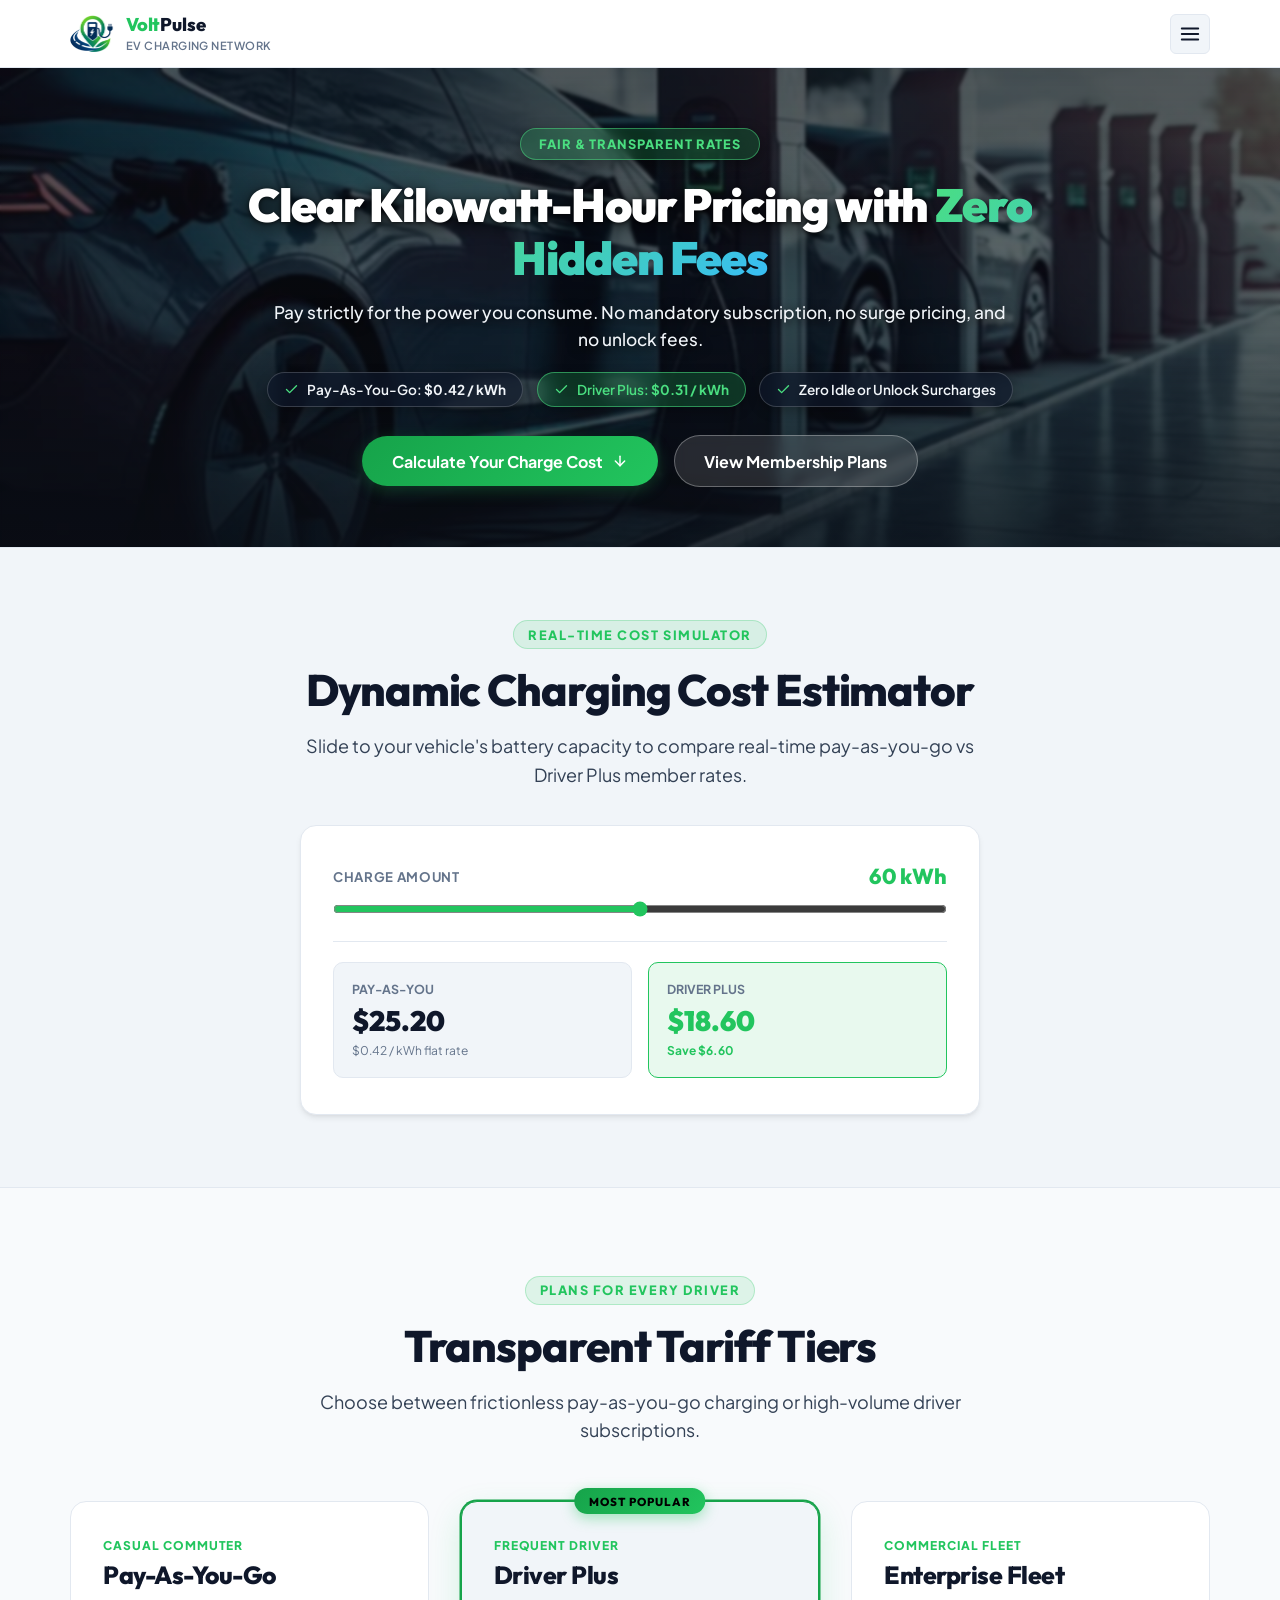
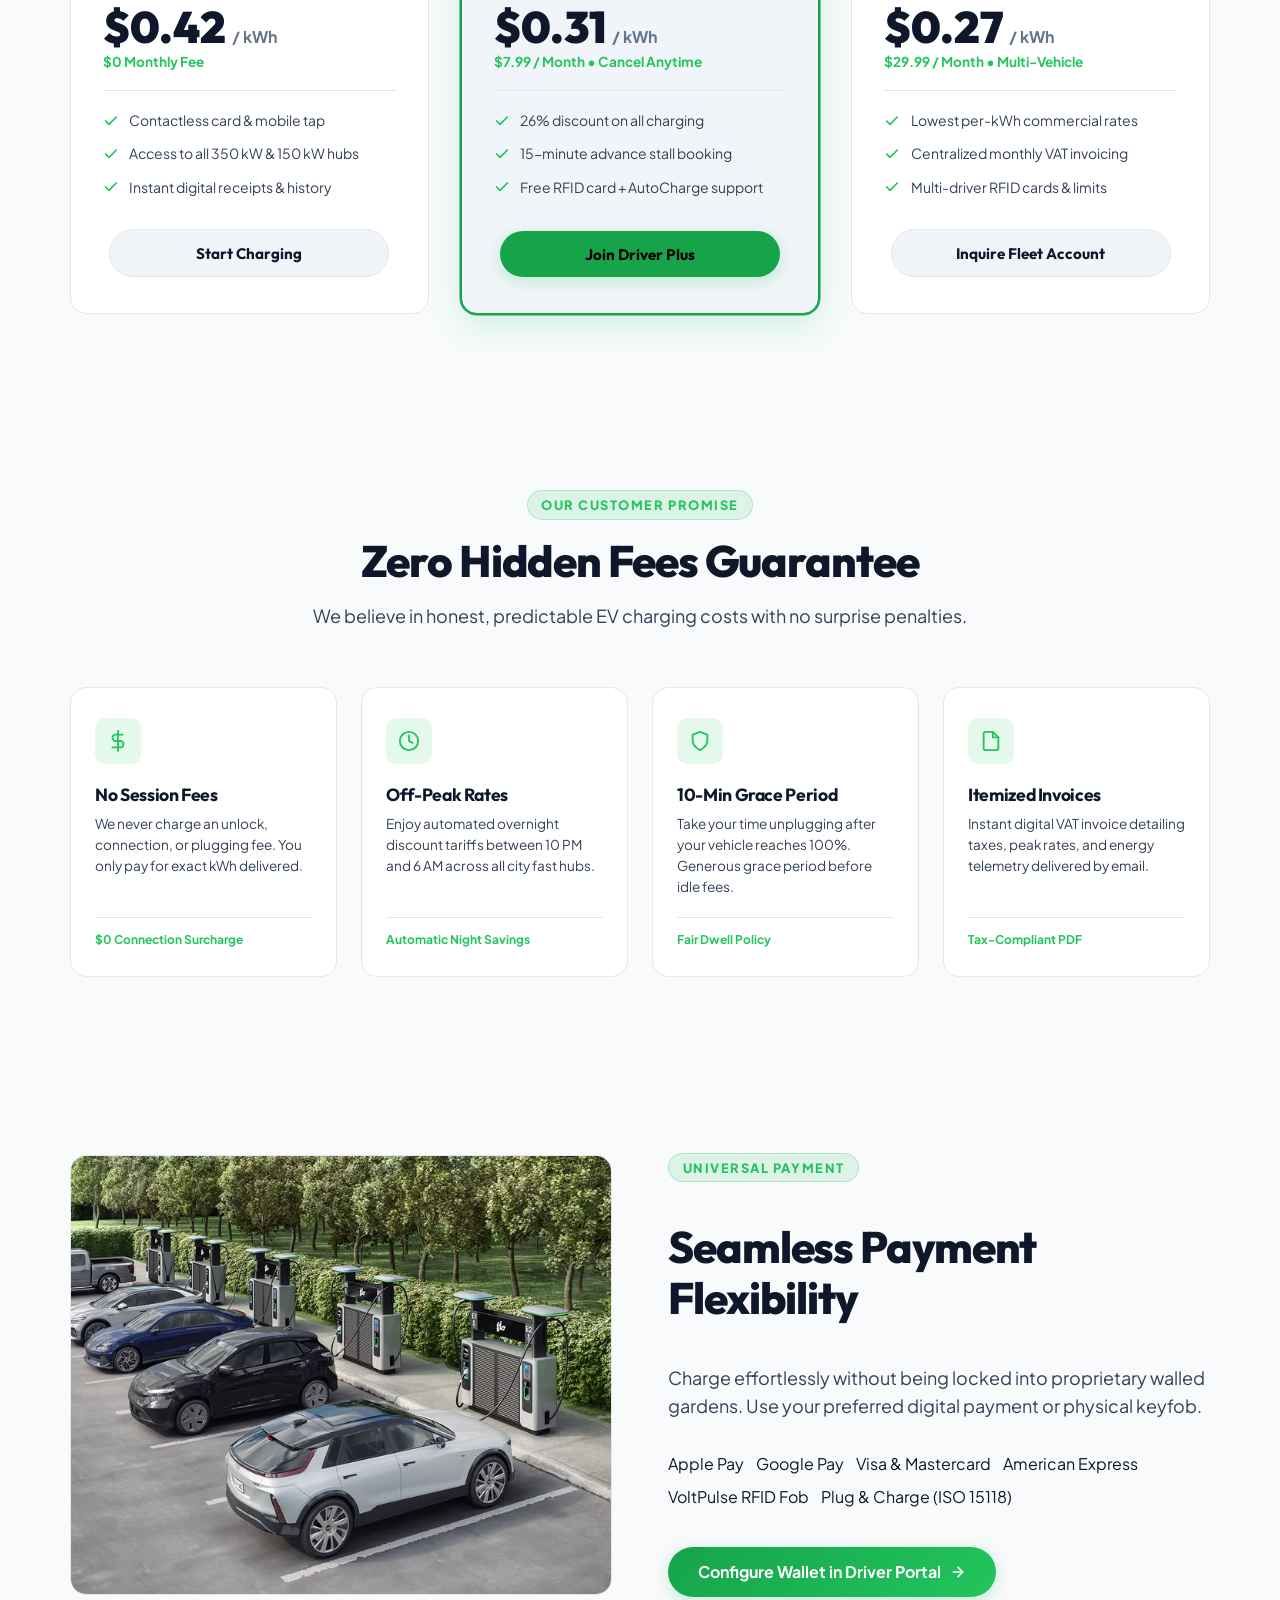
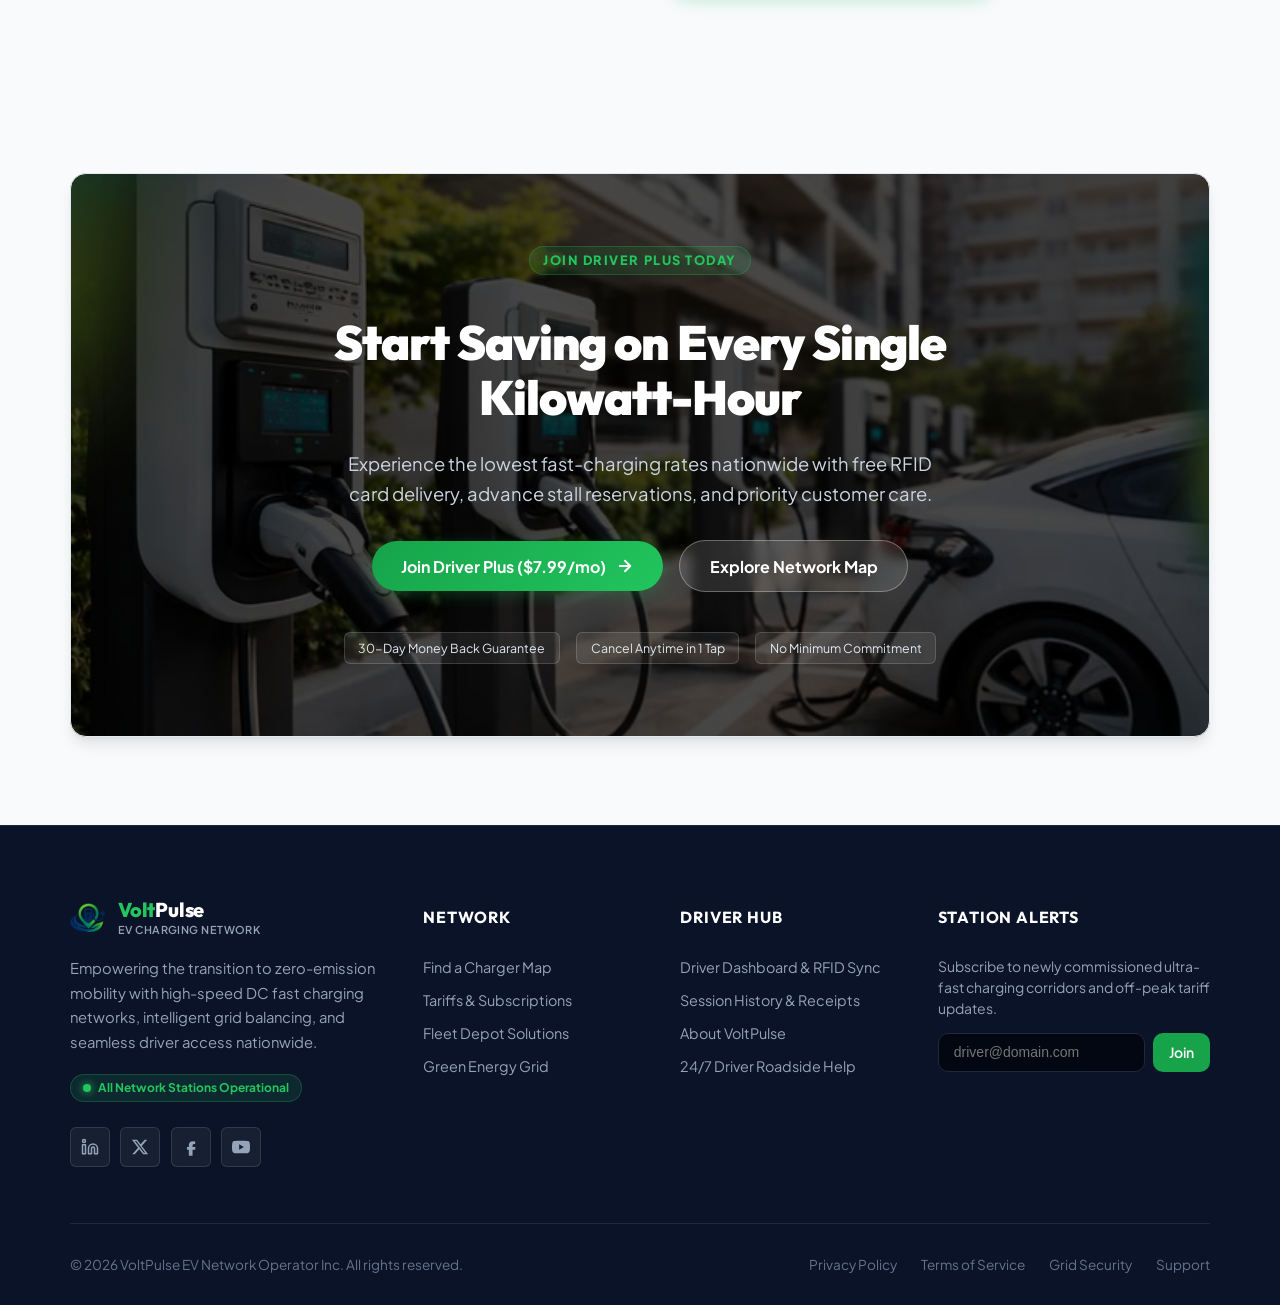
<file: pricing.html>
<!DOCTYPE html>
<html lang="en" dir="ltr">

<head>
  <meta charset="UTF-8">
  <meta name="viewport" content="width=device-width, initial-scale=1.0">
  <title>Pricing & Tariffs | VoltPulse Public EV Charging Network</title>
  <meta name="description"
    content="Transparent kilowatt-hour charging tariffs. Pay-as-you-go contactless rates or Driver Plus memberships with discounted rates and zero hidden surcharges.">
  <link rel="icon" type="image/png" href="assets/images/icons/favicon.png">
  <link rel="preconnect" href="https://fonts.googleapis.com">
  <link rel="preconnect" href="https://fonts.gstatic.com" crossorigin>
  <link
    href="https://fonts.googleapis.com/css2?family=Outfit:wght@400;500;600;700;800;900&family=Plus+Jakarta+Sans:wght@400;500;600;700;800&display=swap"
    rel="stylesheet">
  <link rel="stylesheet" href="assets/css/style.css">
  <link rel="stylesheet" href="assets/css/responsive.css">
</head>

<body>

  <!-- 1. Global Branded Loader -->
  <div id="global-loader" role="status" aria-label="Loading VoltPulse Network">
    <div class="loader-brand-wrapper">
      <div class="loader-ring"></div>
      <img src="assets/images/logo.png" alt="VoltPulse Brand Logo" class="loader-logo-img">
    </div>
    <div class="loader-text">
      <span>Volt</span>Pulse EV Network
    </div>
  </div>

  <!-- 2. Global Fixed Header -->
  <header class="site-header" id="site-header">
    <div class="header-container">
      <!-- Logo + Brand -->
      <a href="index.html" class="brand-link" aria-label="VoltPulse EV Network Home">
        <img src="assets/images/logo.png" alt="VoltPulse EV Network Logo" class="brand-logo-img">
        <div class="brand-meta">
          <span class="brand-name"><span>Volt</span>Pulse</span>
          <span class="brand-tagline">EV Charging Network</span>
        </div>
      </a>

      <!-- Desktop Navigation: Exactly 6 Nav Items in 1 Line -->
      <nav class="desktop-nav" aria-label="Main Navigation">
        <!-- 1. Home Dropdown (Click Only) -->
        <div class="nav-dropdown-wrapper">
          <button type="button" class="dropdown-toggle-btn" aria-expanded="false" aria-haspopup="true">
            <span>Home</span>
            <svg class="dropdown-icon" viewBox="0 0 20 20" fill="currentColor" aria-hidden="true">
              <path fill-rule="evenodd"
                d="M5.293 7.293a1 1 0 011.414 0L10 10.586l3.293-3.293a1 1 0 111.414 1.414l-4 4a1 1 0 01-1.414 0l-4-4a1 1 0 010-1.414z"
                clip-rule="evenodd" />
            </svg>
          </button>
          <ul class="dropdown-menu">
            <li><a href="index.html" class="dropdown-item-link">Home 1 (Highway & Metro)</a></li>
            <li><a href="home-2.html" class="dropdown-item-link">Home 2 (Fleet & Commercial)</a></li>
          </ul>
        </div>

        <!-- 2. Find Charger -->
        <a href="find-charger.html" class="nav-link">Find Charger</a>

        <!-- 3. Pricing (Active) -->
        <a href="pricing.html" class="nav-link active">Pricing</a>

        <!-- 4. About (Mandatory) -->
        <a href="about.html" class="nav-link">About</a>

        <!-- 5. Contact -->
        <a href="contact.html" class="nav-link">Contact</a>

        <!-- 6. Dashboard (Next to Contact) -->
        <a href="dashboard.html" class="nav-link">Dashboard</a>
      </nav>

      <!-- Desktop Header Controls: RTL/LTR + Dark Mode + Login Button -->
      <div class="header-actions">
        <!-- RTL Toggle -->
        <button type="button" class="icon-control-btn rtl-toggle-btn" aria-label="Switch text direction">
          <span class="rtl-text-indicator">RTL</span>
        </button>

        <!-- Dark Mode Toggle -->
        <button type="button" class="icon-control-btn theme-toggle-btn" aria-label="Toggle color theme">
          <svg class="theme-moon-icon" viewBox="0 0 24 24" fill="none" stroke="currentColor" stroke-width="2"
            stroke-linecap="round" stroke-linejoin="round" aria-hidden="true">
            <path d="M21 12.79A9 9 0 1 1 11.21 3 7 7 0 0 0 21 12.79z"></path>
          </svg>
          <svg class="theme-sun-icon" viewBox="0 0 24 24" fill="none" stroke="currentColor" stroke-width="2"
            stroke-linecap="round" stroke-linejoin="round" aria-hidden="true" style="display: none;">
            <circle cx="12" cy="12" r="5"></circle>
            <line x1="12" y1="1" x2="12" y2="3"></line>
            <line x1="12" y1="21" x2="12" y2="23"></line>
            <line x1="4.22" y1="4.22" x2="5.64" y2="5.64"></line>
            <line x1="18.36" y1="18.36" x2="19.78" y2="19.78"></line>
            <line x1="1" y1="12" x2="3" y2="12"></line>
            <line x1="21" y1="12" x2="23" y2="12"></line>
            <line x1="4.22" y1="19.78" x2="5.64" y2="18.36"></line>
            <line x1="18.36" y1="5.64" x2="19.78" y2="4.22"></line>
          </svg>
        </button>

        <!-- Login Button -->
        <a href="login.html" class="header-login-btn">
          <svg viewBox="0 0 24 24" fill="none" stroke="currentColor" stroke-width="2.2" stroke-linecap="round"
            stroke-linejoin="round" aria-hidden="true">
            <path d="M15 3h4a2 2 0 0 1 2 2v14a2 2 0 0 1-2 2h-4"></path>
            <polyline points="10 17 15 12 10 7"></polyline>
            <line x1="15" y1="12" x2="3" y2="12"></line>
          </svg>
          <span>Driver Login</span>
        </a>

        <!-- Header Primary CTA Button -->
        <a href="find-charger.html" class="header-cta-btn">
          <svg viewBox="0 0 24 24" fill="none" stroke="currentColor" stroke-width="2.2" stroke-linecap="round"
            stroke-linejoin="round" aria-hidden="true">
            <polygon points="13 2 3 14 12 14 11 22 21 10 12 10 13 2"></polygon>
          </svg>
          <span>Find Charger</span>
        </a>

        <!-- Mobile Menu Toggle Button -->
        <button type="button" class="mobile-menu-btn" id="mobile-menu-open-btn" aria-label="Open mobile navigation menu"
          aria-expanded="false">
          <svg viewBox="0 0 24 24" fill="none" stroke="currentColor" stroke-width="2" stroke-linecap="round"
            stroke-linejoin="round" aria-hidden="true">
            <line x1="3" y1="12" x2="21" y2="12"></line>
            <line x1="3" y1="6" x2="21" y2="6"></line>
            <line x1="3" y1="18" x2="21" y2="18"></line>
          </svg>
        </button>
      </div>
    </div>
  </header>

  <!-- 3. Mobile Navigation Drawer & Backdrop -->
  <div class="mobile-drawer-overlay" id="mobile-drawer-overlay"></div>
  <aside class="mobile-drawer" id="mobile-drawer" aria-label="Mobile Navigation">
    <div class="drawer-header">
      <div class="brand-link">
        <img src="assets/images/logo.png" alt="VoltPulse EV Network Logo" class="brand-logo-img">
        <div class="brand-meta">
          <span class="brand-name"><span>Volt</span>Pulse</span>
          <span class="brand-tagline">EV Charging Network</span>
        </div>
      </div>
      <button type="button" class="drawer-close-btn" id="mobile-menu-close-btn"
        aria-label="Close mobile navigation menu">
        <svg viewBox="0 0 24 24" fill="none" stroke="currentColor" stroke-width="2" stroke-linecap="round"
          stroke-linejoin="round" style="width: 20px; height: 20px;" aria-hidden="true">
          <line x1="18" y1="6" x2="6" y2="18"></line>
          <line x1="6" y1="6" x2="18" y2="18"></line>
        </svg>
      </button>
    </div>

    <div class="drawer-body">
      <ul class="mobile-nav-list">
        <!-- Home Accordion -->
        <li class="mobile-accordion-wrapper">
          <button type="button" class="mobile-accordion-toggle" aria-expanded="false">
            <span>Home Variations</span>
            <svg class="dropdown-icon accordion-icon" viewBox="0 0 20 20" fill="currentColor"
              style="width: 16px; height: 16px;" aria-hidden="true">
              <path fill-rule="evenodd"
                d="M5.293 7.293a1 1 0 011.414 0L10 10.586l3.293-3.293a1 1 0 111.414 1.414l-4 4a1 1 0 01-1.414 0l-4-4a1 1 0 010-1.414z"
                clip-rule="evenodd" />
            </svg>
          </button>
          <ul class="mobile-accordion-content">
            <li><a href="index.html" class="mobile-sub-link">Home 1 (Highway & Metro)</a></li>
            <li><a href="home-2.html" class="mobile-sub-link">Home 2 (Fleet & Commercial)</a></li>
          </ul>
        </li>

        <li><a href="find-charger.html" class="mobile-nav-link">Find Charger</a></li>
        <li><a href="pricing.html" class="mobile-nav-link active">Pricing</a></li>
        <li><a href="about.html" class="mobile-nav-link">About</a></li>
        <li><a href="contact.html" class="mobile-nav-link">Contact</a></li>
        <li><a href="dashboard.html" class="mobile-nav-link">Dashboard</a></li>
      </ul>

      <div class="drawer-actions">
        <div class="mobile-controls-row">
          <!-- RTL Control -->
          <button type="button" class="mobile-control-item rtl-toggle-btn" aria-label="Toggle text direction">
            <span class="rtl-text-indicator">RTL</span>
            <span>Direction</span>
          </button>

          <!-- Theme Control -->
          <button type="button" class="mobile-control-item theme-toggle-btn" aria-label="Toggle dark mode">
            <svg class="theme-moon-icon" viewBox="0 0 24 24" fill="none" stroke="currentColor" stroke-width="2"
              stroke-linecap="round" stroke-linejoin="round" style="width: 18px; height: 18px;" aria-hidden="true">
              <path d="M21 12.79A9 9 0 1 1 11.21 3 7 7 0 0 0 21 12.79z"></path>
            </svg>
            <svg class="theme-sun-icon" viewBox="0 0 24 24" fill="none" stroke="currentColor" stroke-width="2"
              stroke-linecap="round" stroke-linejoin="round" style="width: 18px; height: 18px; display: none;"
              aria-hidden="true">
              <circle cx="12" cy="12" r="5"></circle>
              <line x1="12" y1="1" x2="12" y2="3"></line>
              <line x1="12" y1="21" x2="12" y2="23"></line>
              <line x1="4.22" y1="4.22" x2="5.64" y2="5.64"></line>
              <line x1="18.36" y1="18.36" x2="19.78" y2="19.78"></line>
              <line x1="1" y1="12" x2="3" y2="12"></line>
              <line x1="21" y1="12" x2="23" y2="12"></line>
              <line x1="4.22" y1="19.78" x2="5.64" y2="18.36"></line>
              <line x1="18.36" y1="5.64" x2="19.78" y2="4.22"></line>
            </svg>
            <span>Theme</span>
          </button>
        </div>

        <a href="login.html" class="drawer-login-btn">
          <svg viewBox="0 0 24 24" fill="none" stroke="currentColor" stroke-width="2.2" stroke-linecap="round"
            stroke-linejoin="round" style="width: 18px; height: 18px;" aria-hidden="true">
            <path d="M15 3h4a2 2 0 0 1 2 2v14a2 2 0 0 1-2 2h-4"></path>
            <polyline points="10 17 15 12 10 7"></polyline>
            <line x1="15" y1="12" x2="3" y2="12"></line>
          </svg>
          <span>Driver Login / Register</span>
        </a>
      </div>
    </div>
  </aside>

  <!-- MAIN CONTENT: EXACTLY 5 CONTENT SECTIONS FOR INNER PAGE 02 -->
  <main id="main-content">

    <!-- =========================================================
         SECTION 1: HERO TARIFFS BANNER
         ========================================================= -->
    <section class="page-inner-hero" id="pricing-hero">
      <img src="assets/images/sections/p38.jpg" alt="Transparent Kilowatt-Hour EV Charging Rates"
        class="page-inner-backdrop">
      <div class="page-inner-overlay" aria-hidden="true"></div>
      <div class="site-container">
        <div class="hero-inner-content">
          <div class="section-eyebrow">Fair & Transparent Rates</div>
          <h1 class="page-inner-title">
            Clear Kilowatt-Hour Pricing with <span class="gradient-text">Zero Hidden Fees</span>
          </h1>
          <p class="page-inner-desc">
            Pay strictly for the power you consume. No mandatory subscription, no surge pricing, and no unlock fees.
          </p>

          <!-- Quick Rate Highlights / Action Pills -->
          <div class="hero-action-pills">
            <div class="hero-pill-item">
              <svg viewBox="0 0 24 24" fill="none" stroke="currentColor" stroke-width="2.2" stroke-linecap="round"
                stroke-linejoin="round" class="pill-icon" aria-hidden="true">
                <polyline points="20 6 9 17 4 12"></polyline>
              </svg>
              <span>Pay-As-You-Go: <strong>$0.42 / kWh</strong></span>
            </div>
            <div class="hero-pill-item highlight">
              <svg viewBox="0 0 24 24" fill="none" stroke="currentColor" stroke-width="2.2" stroke-linecap="round"
                stroke-linejoin="round" class="pill-icon" aria-hidden="true">
                <polyline points="20 6 9 17 4 12"></polyline>
              </svg>
              <span>Driver Plus: <strong>$0.31 / kWh</strong></span>
            </div>
            <div class="hero-pill-item">
              <svg viewBox="0 0 24 24" fill="none" stroke="currentColor" stroke-width="2.2" stroke-linecap="round"
                stroke-linejoin="round" class="pill-icon" aria-hidden="true">
                <polyline points="20 6 9 17 4 12"></polyline>
              </svg>
              <span>Zero Idle or Unlock Surcharges</span>
            </div>
          </div>

          <div class="hero-cta-group">
            <a href="#calculator-section" class="cta-primary-btn">
              <span>Calculate Your Charge Cost</span>
              <svg viewBox="0 0 24 24" fill="none" stroke="currentColor" stroke-width="2.2" stroke-linecap="round"
                stroke-linejoin="round" style="width: 16px; height: 16px;" aria-hidden="true">
                <line x1="12" y1="5" x2="12" y2="19"></line>
                <polyline points="19 12 12 19 5 12"></polyline>
              </svg>
            </a>
            <a href="#plans" class="cta-secondary-btn">
              <span>View Membership Plans</span>
            </a>
          </div>
        </div>
      </div>
    </section>

    <!-- =========================================================
         SECTION 1B: DYNAMIC KWH COST ESTIMATOR
         ========================================================= -->
    <section class="network-section pricing-calc-section" id="calculator-section">
      <div class="site-container">
        <div class="section-head text-center"
          style="text-align: center; max-width: 680px; margin: 0 auto 2.25rem auto;">
          <div class="section-eyebrow">Real-Time Cost Simulator</div>
          <h2 class="section-title">Dynamic Charging Cost Estimator</h2>
          <p class="section-subtitle">
            Slide to your vehicle's battery capacity to compare real-time pay-as-you-go vs Driver Plus member rates.
          </p>
        </div>

        <div class="pricing-calc-card centered-calc-card">
          <div class="calc-slider-box">
            <div class="calc-slider-header">
              <span class="calc-slider-label">Charge Amount</span>
              <span class="calc-kwh-val" id="calc-kwh-display">60 kWh</span>
            </div>
            <input type="range" id="calc-kwh-slider" min="20" max="100" step="5" value="60" class="calc-range-input"
              aria-label="Adjust charging energy amount">
          </div>

          <div class="calc-comparison-matrix">
            <!-- Standard Box -->
            <div class="calc-result-box">
              <span class="calc-res-title">Pay-As-You</span>
              <span class="calc-res-price" id="calc-std-price">$25.20</span>
              <span class="calc-res-unit">$0.42 / kWh flat rate</span>
            </div>

            <!-- Driver Plus Box -->
            <div class="calc-result-box highlight">
              <span class="calc-res-title">Driver Plus</span>
              <span class="calc-res-price green" id="calc-plus-price">$18.60</span>
              <span class="calc-res-save" id="calc-savings-price">Save $6.60</span>
            </div>
          </div>
        </div>
      </div>
    </section>

    <!-- =========================================================
         SECTION 2: TARIFF PLANS & MEMBERSHIP TIERS
         ========================================================= -->
    <section class="network-section" id="plans">
      <div class="site-container">
        <div class="section-head">
          <div class="section-eyebrow">Plans For Every Driver</div>
          <h2 class="section-title">Transparent Tariff Tiers</h2>
          <p class="section-subtitle">
            Choose between frictionless pay-as-you-go charging or high-volume driver subscriptions.
          </p>
        </div>

        <div class="pricing-tiers-grid">
          <!-- Tier 1: Pay-As-You-Go -->
          <div class="pricing-plan-card">
            <div class="plan-card-body">
              <div class="power-level-tag">Casual Commuter</div>
              <h3 class="process-card-title">Pay-As-You-Go</h3>
              <div class="plan-rate-display">
                <span class="plan-rate-val">$0.42</span>
                <span class="plan-rate-unit">/ kWh</span>
              </div>
              <div class="plan-sub-cost">$0 Monthly Fee</div>

              <ul class="plan-perks-list">
                <li class="plan-perk-row">
                  <svg viewBox="0 0 24 24" fill="none" stroke="currentColor" stroke-width="2.5" stroke-linecap="round"
                    stroke-linejoin="round" aria-hidden="true">
                    <polyline points="20 6 9 17 4 12"></polyline>
                  </svg>
                  <span>Contactless card & mobile tap</span>
                </li>
                <li class="plan-perk-row">
                  <svg viewBox="0 0 24 24" fill="none" stroke="currentColor" stroke-width="2.5" stroke-linecap="round"
                    stroke-linejoin="round" aria-hidden="true">
                    <polyline points="20 6 9 17 4 12"></polyline>
                  </svg>
                  <span>Access to all 350 kW & 150 kW hubs</span>
                </li>
                <li class="plan-perk-row">
                  <svg viewBox="0 0 24 24" fill="none" stroke="currentColor" stroke-width="2.5" stroke-linecap="round"
                    stroke-linejoin="round" aria-hidden="true">
                    <polyline points="20 6 9 17 4 12"></polyline>
                  </svg>
                  <span>Instant digital receipts & history</span>
                </li>
              </ul>
            </div>

            <div class="plan-cta-wrap">
              <a href="find-charger.html" class="plan-cta-btn secondary">
                <span>Start Charging</span>
              </a>
            </div>
          </div>

          <!-- Tier 2: Driver Plus (Featured) -->
          <div class="pricing-plan-card featured">
            <div class="plan-popular-ribbon">Most Popular</div>
            <div class="plan-card-body">
              <div class="power-level-tag">Frequent Driver</div>
              <h3 class="process-card-title">Driver Plus</h3>
              <div class="plan-rate-display">
                <span class="plan-rate-val">$0.31</span>
                <span class="plan-rate-unit">/ kWh</span>
              </div>
              <div class="plan-sub-cost">$7.99 / Month &bull; Cancel Anytime</div>

              <ul class="plan-perks-list">
                <li class="plan-perk-row">
                  <svg viewBox="0 0 24 24" fill="none" stroke="currentColor" stroke-width="2.5" stroke-linecap="round"
                    stroke-linejoin="round" aria-hidden="true">
                    <polyline points="20 6 9 17 4 12"></polyline>
                  </svg>
                  <span>26% discount on all charging</span>
                </li>
                <li class="plan-perk-row">
                  <svg viewBox="0 0 24 24" fill="none" stroke="currentColor" stroke-width="2.5" stroke-linecap="round"
                    stroke-linejoin="round" aria-hidden="true">
                    <polyline points="20 6 9 17 4 12"></polyline>
                  </svg>
                  <span>15-minute advance stall booking</span>
                </li>
                <li class="plan-perk-row">
                  <svg viewBox="0 0 24 24" fill="none" stroke="currentColor" stroke-width="2.5" stroke-linecap="round"
                    stroke-linejoin="round" aria-hidden="true">
                    <polyline points="20 6 9 17 4 12"></polyline>
                  </svg>
                  <span>Free RFID card + AutoCharge support</span>
                </li>
              </ul>
            </div>

            <div class="plan-cta-wrap">
              <a href="login.html" class="plan-cta-btn primary">
                <span>Join Driver Plus</span>
              </a>
            </div>
          </div>

          <!-- Tier 3: Fleet Pro -->
          <div class="pricing-plan-card">
            <div class="plan-card-body">
              <div class="power-level-tag">Commercial Fleet</div>
              <h3 class="process-card-title">Enterprise Fleet</h3>
              <div class="plan-rate-display">
                <span class="plan-rate-val">$0.27</span>
                <span class="plan-rate-unit">/ kWh</span>
              </div>
              <div class="plan-sub-cost">$29.99 / Month &bull; Multi-Vehicle</div>

              <ul class="plan-perks-list">
                <li class="plan-perk-row">
                  <svg viewBox="0 0 24 24" fill="none" stroke="currentColor" stroke-width="2.5" stroke-linecap="round"
                    stroke-linejoin="round" aria-hidden="true">
                    <polyline points="20 6 9 17 4 12"></polyline>
                  </svg>
                  <span>Lowest per-kWh commercial rates</span>
                </li>
                <li class="plan-perk-row">
                  <svg viewBox="0 0 24 24" fill="none" stroke="currentColor" stroke-width="2.5" stroke-linecap="round"
                    stroke-linejoin="round" aria-hidden="true">
                    <polyline points="20 6 9 17 4 12"></polyline>
                  </svg>
                  <span>Centralized monthly VAT invoicing</span>
                </li>
                <li class="plan-perk-row">
                  <svg viewBox="0 0 24 24" fill="none" stroke="currentColor" stroke-width="2.5" stroke-linecap="round"
                    stroke-linejoin="round" aria-hidden="true">
                    <polyline points="20 6 9 17 4 12"></polyline>
                  </svg>
                  <span>Multi-driver RFID cards & limits</span>
                </li>
              </ul>
            </div>

            <div class="plan-cta-wrap">
              <a href="contact.html" class="plan-cta-btn secondary">
                <span>Inquire Fleet Account</span>
              </a>
            </div>
          </div>
        </div>
      </div>
    </section>

    <!-- =========================================================
         SECTION 3: ZERO HIDDEN FEES GUARANTEE
         ========================================================= -->
    <section class="network-section" id="transparency">
      <div class="site-container">
        <div class="section-head">
          <div class="section-eyebrow">Our Customer Promise</div>
          <h2 class="section-title">Zero Hidden Fees Guarantee</h2>
          <p class="section-subtitle">
            We believe in honest, predictable EV charging costs with no surprise penalties.
          </p>
        </div>

        <div class="transparency-quad-grid">
          <!-- Card 1 -->
          <div class="transparency-card">
            <div>
              <div class="transparency-icon">
                <svg viewBox="0 0 24 24" fill="none" stroke="currentColor" stroke-width="2" stroke-linecap="round"
                  stroke-linejoin="round" aria-hidden="true">
                  <line x1="12" y1="1" x2="12" y2="23"></line>
                  <path d="M17 5H9.5a3.5 3.5 0 0 0 0 7h5a3.5 3.5 0 0 1 0 7H6"></path>
                </svg>
              </div>
              <h3 class="transparency-title">No Session Fees</h3>
              <p class="transparency-desc">
                We never charge an unlock, connection, or plugging fee. You only pay for exact kWh delivered.
              </p>
            </div>
            <div class="transparency-badge">$0 Connection Surcharge</div>
          </div>

          <!-- Card 2 -->
          <div class="transparency-card">
            <div>
              <div class="transparency-icon">
                <svg viewBox="0 0 24 24" fill="none" stroke="currentColor" stroke-width="2" stroke-linecap="round"
                  stroke-linejoin="round" aria-hidden="true">
                  <circle cx="12" cy="12" r="10"></circle>
                  <polyline points="12 6 12 12 16 14"></polyline>
                </svg>
              </div>
              <h3 class="transparency-title">Off-Peak Rates</h3>
              <p class="transparency-desc">
                Enjoy automated overnight discount tariffs between 10 PM and 6 AM across all city fast hubs.
              </p>
            </div>
            <div class="transparency-badge">Automatic Night Savings</div>
          </div>

          <!-- Card 3 -->
          <div class="transparency-card">
            <div>
              <div class="transparency-icon">
                <svg viewBox="0 0 24 24" fill="none" stroke="currentColor" stroke-width="2" stroke-linecap="round"
                  stroke-linejoin="round" aria-hidden="true">
                  <path d="M12 22s8-4 8-10V5l-8-3-8 3v7c0 6 8 10 8 10z"></path>
                </svg>
              </div>
              <h3 class="transparency-title">10-Min Grace Period</h3>
              <p class="transparency-desc">
                Take your time unplugging after your vehicle reaches 100%. Generous grace period before idle fees.
              </p>
            </div>
            <div class="transparency-badge">Fair Dwell Policy</div>
          </div>

          <!-- Card 4 -->
          <div class="transparency-card">
            <div>
              <div class="transparency-icon">
                <svg viewBox="0 0 24 24" fill="none" stroke="currentColor" stroke-width="2" stroke-linecap="round"
                  stroke-linejoin="round" aria-hidden="true">
                  <path d="M14 2H6a2 2 0 0 0-2 2v16a2 2 0 0 0 2 2h12a2 2 0 0 0 2-2V8z"></path>
                  <polyline points="14 2 14 8 20 8"></polyline>
                </svg>
              </div>
              <h3 class="transparency-title">Itemized Invoices</h3>
              <p class="transparency-desc">
                Instant digital VAT invoice detailing taxes, peak rates, and energy telemetry delivered by email.
              </p>
            </div>
            <div class="transparency-badge">Tax-Compliant PDF</div>
          </div>
        </div>
      </div>
    </section>

    <!-- =========================================================
         SECTION 4: PAYMENT METHODS & RFID KEYFOB SYNC
         ========================================================= -->
    <section class="network-section" id="payment-gateways">
      <div class="site-container">
        <div class="payment-methods-grid">
          <!-- Visual Column -->
          <div class="payment-visual-card">
            <img src="assets/images/sections/p31.jpg" alt="Driver tapping contactless payment card at charging plaza"
              class="payment-visual-img">
          </div>

          <!-- Options Column -->
          <div class="payment-options-column">
            <div class="section-eyebrow">Universal Payment</div>
            <h2 class="section-title">Seamless Payment Flexibility</h2>
            <p class="section-subtitle">
              Charge effortlessly without being locked into proprietary walled gardens. Use your preferred digital
              payment or physical keyfob.
            </p>

            <div class="gateways-chip-list">
              <span class="gateway-chip">Apple Pay</span>
              <span class="gateway-chip">Google Pay</span>
              <span class="gateway-chip">Visa & Mastercard</span>
              <span class="gateway-chip">American Express</span>
              <span class="gateway-chip">VoltPulse RFID Fob</span>
              <span class="gateway-chip">Plug & Charge (ISO 15118)</span>
            </div>

            <div style="margin-top: 1rem;">
              <a href="login.html" class="cta-primary-btn">
                <span>Configure Wallet in Driver Portal</span>
                <svg viewBox="0 0 24 24" fill="none" stroke="currentColor" stroke-width="2.5" stroke-linecap="round"
                  stroke-linejoin="round" style="width: 16px; height: 16px;" aria-hidden="true">
                  <line x1="5" y1="12" x2="19" y2="12"></line>
                  <polyline points="12 5 19 12 12 19"></polyline>
                </svg>
              </a>
            </div>
          </div>
        </div>
      </div>
    </section>

    <!-- =========================================================
         SECTION 5: PRICING CTA BANNER
         (Mandatory Final Section)
         ========================================================= -->
    <section class="network-section" id="pricing-cta">
      <div class="site-container">
        <div class="cta-banner-wrapper">
          <img src="assets/images/sections/p32.jpg" alt="Modern electric vehicle charging at highway hub"
            class="cta-backdrop-img">
          <div class="cta-content-box">
            <div class="section-eyebrow">Join Driver Plus Today</div>
            <h2 class="cta-title">Start Saving on Every Single Kilowatt-Hour</h2>
            <p class="cta-desc">
              Experience the lowest fast-charging rates nationwide with free RFID card delivery, advance stall
              reservations, and priority customer care.
            </p>
            <div class="cta-btn-group">
              <a href="login.html" class="cta-primary-btn">
                <span>Join Driver Plus ($7.99/mo)</span>
                <svg viewBox="0 0 24 24" fill="none" stroke="currentColor" stroke-width="2.5" stroke-linecap="round"
                  stroke-linejoin="round" style="width: 18px; height: 18px;" aria-hidden="true">
                  <line x1="5" y1="12" x2="19" y2="12"></line>
                  <polyline points="12 5 19 12 12 19"></polyline>
                </svg>
              </a>
              <a href="find-charger.html" class="cta-secondary-btn">
                <span>Explore Network Map</span>
              </a>
            </div>
            <div class="cta-store-badges">
              <span class="store-badge-pill">30-Day Money Back Guarantee</span>
              <span class="store-badge-pill">Cancel Anytime in 1 Tap</span>
              <span class="store-badge-pill">No Minimum Commitment</span>
            </div>
          </div>
        </div>
      </div>
    </section>

  </main>

  <!-- 4. Shared Footer Architecture -->
  <footer class="site-footer">
    <div class="footer-container">
      <div class="footer-main-grid">
        <!-- Col 1: Brand Info & Status -->
        <div class="footer-brand-col">
          <a href="index.html" class="footer-brand-link">
            <img src="assets/images/logo.png" alt="VoltPulse EV Network Logo" class="footer-logo-img">
            <div class="footer-brand-meta">
              <span class="footer-brand-name"><span>Volt</span>Pulse</span>
              <span class="footer-brand-tagline">EV Charging Network</span>
            </div>
          </a>
          <p class="footer-desc">
            Empowering the transition to zero-emission mobility with high-speed DC fast charging networks, intelligent
            grid balancing, and seamless driver access nationwide.
          </p>
          <div class="footer-status-pill">
            <span class="status-dot"></span>
            All Network Stations Operational
          </div>
          <!-- Social Media Channels -->
          <div class="footer-social-links" aria-label="Official Social Channels">
            <a href="https://linkedin.com" target="_blank" rel="noopener noreferrer" class="footer-social-btn" aria-label="LinkedIn">
              <svg viewBox="0 0 24 24" width="18" height="18" fill="none" stroke="currentColor" stroke-width="2" stroke-linecap="round" stroke-linejoin="round" aria-hidden="true">
                <path d="M16 8a6 6 0 0 1 6 6v7h-4v-7a2 2 0 0 0-2-2 2 2 0 0 0-2 2v7h-4v-7a6 6 0 0 1 6-6z"></path>
                <rect x="2" y="9" width="4" height="12"></rect>
                <circle cx="4" cy="4" r="2"></circle>
              </svg>
            </a>
            <a href="https://twitter.com" target="_blank" rel="noopener noreferrer" class="footer-social-btn" aria-label="X (formerly Twitter)">
              <svg viewBox="0 0 24 24" width="18" height="18" fill="currentColor" aria-hidden="true">
                <path d="M18.244 2.25h3.308l-7.227 8.26 8.502 11.24H16.17l-5.214-6.817L4.99 21.75H1.68l7.73-8.835L1.254 2.25H8.08l4.713 6.231zm-1.161 17.52h1.833L7.084 4.126H5.117z"/>
              </svg>
            </a>
            <a href="https://facebook.com" target="_blank" rel="noopener noreferrer" class="footer-social-btn" aria-label="Facebook">
              <svg viewBox="0 0 24 24" width="18" height="18" fill="currentColor" aria-hidden="true">
                <path d="M9.101 23.691v-7.98H6.627v-3.667h2.474v-1.58c0-4.085 1.848-5.978 5.858-5.978.401 0 .955.042 1.468.103a8.68 8.68 0 0 1 1.141.195v3.325a8.623 8.623 0 0 0-.653-.036 26.805 26.805 0 0 0-.733-.009c-.82 0-1.666.28-1.897.905-.14.378-.209.897-.209 1.554v1.526h3.909l-.517 3.667h-3.392v7.98h-4.896z"/>
              </svg>
            </a>
            <a href="https://youtube.com" target="_blank" rel="noopener noreferrer" class="footer-social-btn" aria-label="YouTube">
              <svg viewBox="0 0 24 24" width="18" height="18" fill="currentColor" aria-hidden="true">
                <path d="M23.498 6.186a3.016 3.016 0 0 0-2.122-2.136C19.505 3.545 12 3.545 12 3.545s-7.505 0-9.377.505A3.017 3.017 0 0 0 .502 6.186C0 8.07 0 12 0 12s0 3.93.502 5.814a3.016 3.016 0 0 0 2.122 2.136c1.871.505 9.376.505 9.376.505s7.505 0 9.377-.505a3.015 3.015 0 0 0 2.122-2.136C24 15.93 24 12 24 12s0-3.93-.502-5.814zM9.545 15.568V8.432L15.818 12l-6.273 3.568z"/>
              </svg>
            </a>
          </div>
        </div>

        <!-- Col 2: Network Navigation -->
        <div>
          <h2 class="footer-col-title">Network</h2>
          <ul class="footer-links-list">
            <li><a href="find-charger.html" class="footer-link">Find a Charger Map</a></li>
            <li><a href="pricing.html" class="footer-link">Tariffs & Subscriptions</a></li>
            <li><a href="home-2.html" class="footer-link">Fleet Depot Solutions</a></li>
            <li><a href="about.html" class="footer-link">Green Energy Grid</a></li>
          </ul>
        </div>

        <!-- Col 3: Drivers & Support -->
        <div>
          <h2 class="footer-col-title">Driver Hub</h2>
          <ul class="footer-links-list">
            <li><a href="dashboard.html" class="footer-link">Driver Dashboard & RFID Sync</a></li>
            <li><a href="dashboard.html" class="footer-link">Session History & Receipts</a></li>
            <li><a href="about.html" class="footer-link">About VoltPulse</a></li>
            <li><a href="contact.html" class="footer-link">24/7 Driver Roadside Help</a></li>
          </ul>
        </div>

        <!-- Col 4: Dispatch Updates -->
        <div>
          <h2 class="footer-col-title">Station Alerts</h2>
          <div class="footer-newsletter-box">
            <p class="footer-newsletter-text">
              Subscribe to newly commissioned ultra-fast charging corridors and off-peak tariff updates.
            </p>
            <form class="footer-form" id="station-alert-form">
              <input type="email" placeholder="driver@domain.com" required class="footer-input"
                aria-label="Email address for station updates">
              <button type="submit" class="footer-submit-btn">Join</button>
            </form>
          </div>
        </div>
      </div>

      <!-- Bottom Bar -->
      <div class="footer-bottom-bar">
        <div>
          &copy; 2026 VoltPulse EV Network Operator Inc. All rights reserved.
        </div>
        <ul class="footer-legal-links">
          <li><a href="about.html">Privacy Policy</a></li>
          <li><a href="about.html">Terms of Service</a></li>
          <li><a href="about.html">Grid Security</a></li>
          <li><a href="contact.html">Support</a></li>
        </ul>
      </div>
    </div>
  </footer>

  <!-- 5. Scroll-To-Top Button -->
  <button type="button" id="scroll-to-top" aria-label="Scroll back to top">
    <svg viewBox="0 0 24 24" fill="none" stroke="currentColor" stroke-width="2.5" stroke-linecap="round"
      stroke-linejoin="round" aria-hidden="true">
      <polyline points="18 15 12 9 6 15"></polyline>
    </svg>
  </button>

  <script src="assets/js/main.js"></script>
</body>

</html>
</file>
<file: assets/css/style.css>
/* ==========================================================================
   VoltPulse EV Network - Global Core Design System
   Modern, High-Contrast Sustainable EV Architecture
   ========================================================================== */

/* 1. Base Variables & Tokens */
:root {
  --font-display: 'Outfit', -apple-system, BlinkMacSystemFont, 'Segoe UI', Roboto, sans-serif;
  --font-body: 'Plus Jakarta Sans', -apple-system, BlinkMacSystemFont, 'Segoe UI', Roboto, sans-serif;

  /* Brand Palette - Electric Eco Mobility */
  --primary: #16a34a;
  --primary-light: #22c55e;
  --primary-dark: #15803d;
  --primary-glow: rgba(34, 197, 94, 0.25);

  --secondary: #0284c7;
  --secondary-light: #38bdf8;
  --secondary-dark: #0369a1;
  --secondary-glow: rgba(2, 132, 199, 0.25);

  --accent-cyan: #06b6d4;
  --accent-amber: #f59e0b;

  /* Light Theme Surfaces & Text */
  --bg-main: #f8fafc;
  --bg-surface: #ffffff;
  --bg-surface-elevated: #f1f5f9;
  --border-color: #e2e8f0;
  --border-hover: #cbd5e1;

  --text-main: #0f172a;
  --text-muted: #334155;
  --text-subtle: #64748b;
  --text-inverse: #ffffff;

  --header-bg: rgba(255, 255, 255, 0.94);
  --footer-bg: #0b1329;
  --footer-text: #e2e8f0;
  --footer-border: #1e293b;

  --radius-sm: 6px;
  --radius-md: 10px;
  --radius-lg: 16px;
  --radius-full: 9999px;

  --shadow-sm: 0 1px 2px 0 rgba(0, 0, 0, 0.05);
  --shadow-md: 0 4px 6px -1px rgba(0, 0, 0, 0.08), 0 2px 4px -2px rgba(0, 0, 0, 0.06);
  --shadow-lg: 0 10px 15px -3px rgba(0, 0, 0, 0.1), 0 4px 6px -4px rgba(0, 0, 0, 0.08);

  --header-height: 68px;
  --inner-hero-height: 480px;
  --container-max-width: 1180px;
  --container-padding: 1.25rem;
  --transition-fast: 150ms ease;
  --transition-normal: 250ms ease;
  --transition-smooth: 350ms cubic-bezier(0.16, 1, 0.3, 1);
}

/* Strict Dark Mode: Background MUST BE #000000 */
html.dark {
  --bg-main: #000000;
  --bg-surface: #000000;
  --bg-surface-elevated: #0a0a0a;
  --border-color: #27272a;
  --border-hover: #3f3f46;

  --text-main: #f8fafc;
  --text-muted: #cbd5e1;
  --text-subtle: #94a3b8;
  --text-inverse: #000000;

  --header-bg: rgba(0, 0, 0, 0.94);
  --footer-bg: #000000;
  --footer-text: #cbd5e1;
  --footer-border: #27272a;

  --primary-glow: rgba(34, 197, 94, 0.35);
  --secondary-glow: rgba(56, 189, 248, 0.35);
  --shadow-sm: 0 1px 3px 0 rgba(0, 0, 0, 0.8);
  --shadow-md: 0 4px 12px 0 rgba(0, 0, 0, 0.9);
  --shadow-lg: 0 10px 24px -2px rgba(0, 0, 0, 0.95);
}

/* 2. Reset & Core Typography */
*, *::before, *::after {
  box-sizing: border-box;
  margin: 0;
  padding: 0;
}

html {
  font-family: var(--font-body);
  color: var(--text-main);
  background-color: var(--bg-main);
  scroll-behavior: smooth;
  text-rendering: optimizeLegibility;
  -webkit-font-smoothing: antialiased;
}

body {
  background-color: var(--bg-main);
  color: var(--text-main);
  min-height: 100vh;
  display: flex;
  flex-direction: column;
  overflow-x: hidden;
  padding-top: var(--header-height);
}

h1, h2, h3, h4, h5, h6 {
  font-family: var(--font-display);
  font-weight: 700;
  color: var(--text-main);
  line-height: 1.2;
  letter-spacing: -0.02em;
}

a {
  color: inherit;
  text-decoration: none;
  transition: color var(--transition-fast);
}

button {
  font-family: inherit;
  cursor: pointer;
  border: none;
  background: transparent;
}

img {
  max-width: 100%;
  height: auto;
  display: block;
}

/* Accessible Focus States */
:focus-visible {
  outline: 2px solid var(--primary-light);
  outline-offset: 3px;
  border-radius: var(--radius-sm);
}

/* 3. Global Branded Loader */
#global-loader {
  position: fixed;
  inset: 0;
  z-index: 99999;
  background-color: #000000;
  display: flex;
  flex-direction: column;
  align-items: center;
  justify-content: center;
  gap: 1.25rem;
  transition: opacity 0.4s ease, visibility 0.4s ease;
}

#global-loader.loaded {
  opacity: 0;
  visibility: hidden;
  pointer-events: none;
}

.loader-brand-wrapper {
  position: relative;
  width: 90px;
  height: 90px;
  display: flex;
  align-items: center;
  justify-content: center;
}

.loader-ring {
  position: absolute;
  inset: 0;
  border-radius: 50%;
  border: 3px solid transparent;
  border-top-color: var(--primary-light);
  border-right-color: var(--secondary-light);
  animation: loaderSpin 1.1s linear infinite;
}

.loader-logo-img {
  width: 60px;
  height: 60px;
  object-fit: contain;
  animation: loaderPulse 1.6s ease-in-out infinite;
}

.loader-text {
  font-family: var(--font-display);
  font-size: 0.95rem;
  font-weight: 600;
  letter-spacing: 0.15em;
  text-transform: uppercase;
  color: #f8fafc;
  display: flex;
  align-items: center;
  gap: 0.5rem;
}

.loader-text span {
  color: var(--primary-light);
}

@keyframes loaderSpin {
  100% { transform: rotate(360deg); }
}

@keyframes loaderPulse {
  0%, 100% { transform: scale(0.94); opacity: 0.85; }
  50% { transform: scale(1.04); opacity: 1; filter: drop-shadow(0 0 12px rgba(34, 197, 94, 0.6)); }
}

/* 4. Global Fixed Header */
.site-header {
  position: fixed;
  top: 0;
  left: 0;
  right: 0;
  height: var(--header-height);
  background-color: var(--header-bg);
  backdrop-filter: blur(12px);
  -webkit-backdrop-filter: blur(12px);
  border-bottom: 1px solid var(--border-color);
  z-index: 1000;
  display: flex;
  align-items: center;
  transition: background-color var(--transition-normal), border-color var(--transition-normal);
}

.header-container {
  width: 100%;
  max-width: var(--container-max-width);
  margin-left: auto;
  margin-right: auto;
  padding-left: var(--container-padding);
  padding-right: var(--container-padding);
  display: flex;
  align-items: center;
  justify-content: space-between;
  gap: 0.85rem;
}

/* Brand Identity */
.brand-link {
  display: flex;
  align-items: center;
  gap: 0.75rem;
  flex-shrink: 0;
  text-decoration: none;
}

.brand-logo-img {
  height: 44px;
  width: 44px;
  object-fit: contain;
  flex-shrink: 0;
}

.brand-meta {
  display: flex;
  flex-direction: column;
  gap: 0.2rem;
}

.brand-name {
  font-family: var(--font-display);
  font-size: 1.15rem;
  font-weight: 800;
  letter-spacing: -0.01em;
  line-height: 1.1;
  color: var(--text-main);
  white-space: nowrap;
}

.brand-name span {
  color: var(--primary-light);
}

.brand-tagline {
  font-size: 0.7rem;
  font-weight: 600;
  color: var(--text-subtle);
  letter-spacing: 0.04em;
  text-transform: uppercase;
  white-space: nowrap;
}

/* Desktop Navigation: Exactly 6 Nav Items in One Line */
.desktop-nav {
  display: flex;
  align-items: center;
  gap: 0.55rem;
  list-style: none;
}

.nav-link {
  font-size: 0.88rem;
  font-weight: 600;
  color: var(--text-muted);
  padding: 0.38rem 0.55rem;
  border-radius: var(--radius-sm);
  display: inline-flex;
  align-items: center;
  gap: 0.3rem;
  transition: color var(--transition-fast), background-color var(--transition-fast);
  white-space: nowrap;
}

.nav-link:hover {
  color: var(--primary-light);
  background-color: var(--bg-surface-elevated);
}

.nav-link.active {
  color: var(--primary-light);
  background-color: var(--bg-surface-elevated);
}

/* Home Dropdown - STRICT CLICK ONLY */
.nav-dropdown-wrapper {
  position: relative;
}

.dropdown-toggle-btn {
  background: transparent;
  border: none;
  font-size: 0.88rem;
  font-weight: 600;
  color: var(--text-muted);
  padding: 0.38rem 0.55rem;
  border-radius: var(--radius-sm);
  display: inline-flex;
  align-items: center;
  gap: 0.3rem;
  transition: color var(--transition-fast), background-color var(--transition-fast);
  white-space: nowrap;
}

.dropdown-toggle-btn:hover,
.dropdown-toggle-btn.active {
  color: var(--primary-light);
  background-color: var(--bg-surface-elevated);
}

.dropdown-icon {
  width: 14px;
  height: 14px;
  transition: transform var(--transition-fast);
}

.nav-dropdown-wrapper.open .dropdown-icon {
  transform: rotate(180deg);
}

.dropdown-menu {
  position: absolute;
  top: calc(100% + 8px);
  left: 0;
  min-width: 200px;
  background-color: var(--bg-surface);
  border: 1px solid var(--border-color);
  border-radius: var(--radius-md);
  padding: 0.5rem;
  box-shadow: var(--shadow-lg);
  opacity: 0;
  visibility: hidden;
  transform: translateY(-6px);
  transition: opacity var(--transition-fast), transform var(--transition-fast), visibility var(--transition-fast);
  list-style: none;
  z-index: 1010;
}

.nav-dropdown-wrapper.open .dropdown-menu {
  opacity: 1;
  visibility: visible;
  transform: translateY(0);
}

.dropdown-item-link {
  display: flex;
  align-items: center;
  gap: 0.6rem;
  padding: 0.55rem 0.75rem;
  font-size: 0.875rem;
  font-weight: 600;
  color: var(--text-muted);
  border-radius: var(--radius-sm);
  transition: all var(--transition-fast);
}

.dropdown-item-link:hover,
.dropdown-item-link.active {
  color: var(--primary-light);
  background-color: var(--bg-surface-elevated);
  transform: translateX(3px);
}

[dir="rtl"] .dropdown-item-link:hover,
[dir="rtl"] .dropdown-item-link.active {
  transform: translateX(-3px);
}

/* Header Action Controls: RTL + Dark Mode + Login + CTA */
.header-actions {
  display: flex;
  align-items: center;
  gap: 0.55rem;
  flex-shrink: 0;
}

.icon-control-btn {
  display: inline-flex;
  align-items: center;
  justify-content: center;
  width: 38px;
  height: 38px;
  border-radius: var(--radius-sm);
  background-color: var(--bg-surface-elevated);
  border: 1px solid var(--border-color);
  color: var(--text-muted);
  box-sizing: border-box;
  transition: all var(--transition-fast);
}

.icon-control-btn:hover {
  color: var(--text-main);
  border-color: var(--primary-light);
  background-color: var(--bg-surface);
}

.icon-control-btn svg {
  width: 18px;
  height: 18px;
}

.theme-sun-icon {
  display: none;
}

html.dark .theme-sun-icon {
  display: block;
}

html.dark .theme-moon-icon {
  display: none;
}

.rtl-text-indicator {
  font-size: 0.75rem;
  font-weight: 700;
  letter-spacing: 0.05em;
}

/* Header Login Button - Compact & Same Height as Dark Mode Button (38px) */
.header-login-btn {
  display: inline-flex;
  align-items: center;
  justify-content: center;
  gap: 0.45rem;
  height: 38px;
  padding: 0 0.85rem;
  font-size: 0.825rem;
  font-weight: 600;
  color: var(--text-main);
  background-color: var(--bg-surface-elevated);
  border: 1px solid var(--border-color);
  border-radius: var(--radius-sm);
  box-sizing: border-box;
  transition: all var(--transition-fast);
  white-space: nowrap;
  text-decoration: none;
}

.header-login-btn:hover {
  color: var(--primary-light);
  border-color: var(--primary-light);
  background-color: var(--bg-surface);
  transform: translateY(-1px);
}

.header-login-btn svg {
  width: 15px;
  height: 15px;
  flex-shrink: 0;
}

/* Header Primary CTA Button - Same Height as Dark Mode Button (38px) */
.header-cta-btn {
  display: inline-flex;
  align-items: center;
  justify-content: center;
  gap: 0.45rem;
  height: 38px;
  padding: 0 0.95rem;
  font-size: 0.825rem;
  font-weight: 700;
  color: #ffffff;
  background: linear-gradient(135deg, var(--primary) 0%, var(--primary-light) 100%);
  border: 1px solid transparent;
  border-radius: var(--radius-sm);
  box-shadow: 0 2px 8px var(--primary-glow);
  box-sizing: border-box;
  transition: transform var(--transition-fast), box-shadow var(--transition-fast);
  white-space: nowrap;
  text-decoration: none;
}

.header-cta-btn:hover {
  transform: translateY(-1px);
  box-shadow: 0 4px 14px var(--primary-glow);
  color: #ffffff;
}

.header-cta-btn svg {
  width: 15px;
  height: 15px;
  flex-shrink: 0;
}

/* Mobile Toggle Button */
.mobile-menu-btn {
  display: none;
  align-items: center;
  justify-content: center;
  width: 40px;
  height: 40px;
  border-radius: var(--radius-sm);
  background-color: var(--bg-surface-elevated);
  border: 1px solid var(--border-color);
  color: var(--text-main);
  cursor: pointer;
  user-select: none;
  transition: all var(--transition-fast);
}

.mobile-menu-btn:hover {
  background-color: var(--bg-surface);
  border-color: var(--primary-glow);
  color: var(--primary-light);
}

.mobile-menu-btn svg {
  width: 22px;
  height: 22px;
}

/* 5. Mobile Drawer Menu */
.mobile-drawer-overlay {
  position: fixed;
  inset: 0;
  background-color: rgba(0, 0, 0, 0.65);
  backdrop-filter: blur(4px);
  z-index: 1999;
  opacity: 0;
  visibility: hidden;
  transition: opacity var(--transition-normal), visibility var(--transition-normal);
}

.mobile-drawer-overlay.open {
  opacity: 1;
  visibility: visible;
}

.mobile-drawer {
  position: fixed;
  top: 0;
  right: 0;
  bottom: 0;
  width: 100%;
  max-width: 360px;
  background-color: var(--bg-surface);
  border-left: 1px solid var(--border-color);
  z-index: 2000;
  display: flex;
  flex-direction: column;
  transform: translateX(100%);
  transition: transform var(--transition-smooth);
  overflow-y: auto;
}

[dir="rtl"] .mobile-drawer {
  right: auto;
  left: 0;
  border-left: none;
  border-right: 1px solid var(--border-color);
  transform: translateX(-100%);
}

.mobile-drawer.open {
  transform: translateX(0);
}

@media (min-width: 1377px) {
  .mobile-drawer,
  .mobile-drawer.open {
    display: none !important;
    visibility: hidden !important;
    pointer-events: none !important;
    transform: translateX(100%) !important;
    opacity: 0 !important;
  }

  [dir="rtl"] .mobile-drawer,
  [dir="rtl"] .mobile-drawer.open {
    transform: translateX(-100%) !important;
  }

  .mobile-drawer-overlay,
  .mobile-drawer-overlay.open {
    display: none !important;
    visibility: hidden !important;
    pointer-events: none !important;
    opacity: 0 !important;
  }
}

.drawer-header {
  padding: 1.25rem;
  border-bottom: 1px solid var(--border-color);
  display: flex;
  align-items: center;
  justify-content: space-between;
}

.drawer-close-btn {
  width: 36px;
  height: 36px;
  border-radius: var(--radius-sm);
  display: flex;
  align-items: center;
  justify-content: center;
  border: 1px solid var(--border-color);
  color: var(--text-muted);
}

.drawer-body {
  padding: 1.5rem 1.25rem;
  flex: 1;
  display: flex;
  flex-direction: column;
  gap: 1.25rem;
}

.mobile-nav-list {
  list-style: none;
  display: flex;
  flex-direction: column;
  gap: 0.5rem;
}

.mobile-nav-link,
.mobile-accordion-toggle {
  display: flex;
  align-items: center;
  justify-content: space-between;
  width: 100%;
  padding: 0.85rem 1.15rem;
  font-size: 0.975rem;
  font-weight: 600;
  color: var(--text-main);
  border-radius: var(--radius-md);
  background-color: var(--bg-surface-elevated);
  border: 1px solid var(--border-color);
  text-decoration: none;
  cursor: pointer;
  transition: all var(--transition-fast);
  position: relative;
}

.mobile-nav-link:hover,
.mobile-accordion-toggle:hover {
  background-color: var(--bg-surface);
  border-color: var(--primary-glow);
  transform: translateX(3px);
}

[dir="rtl"] .mobile-nav-link:hover,
[dir="rtl"] .mobile-accordion-toggle:hover {
  transform: translateX(-3px);
}

/* Prominent highlight on ONLY the active page button */
.mobile-nav-link.active,
.mobile-accordion-toggle.active {
  background: linear-gradient(135deg, rgba(22, 163, 74, 0.14) 0%, rgba(34, 197, 94, 0.22) 100%) !important;
  border: 1.5px solid var(--primary-light) !important;
  color: var(--primary-light) !important;
  font-weight: 700 !important;
  box-shadow: 0 4px 16px rgba(34, 197, 94, 0.18);
}

/* Glowing active indicator dot on the active page link */
.mobile-nav-link.active::after {
  content: '';
  width: 8px;
  height: 8px;
  border-radius: 50%;
  background-color: var(--primary-light);
  box-shadow: 0 0 10px var(--primary-light);
  flex-shrink: 0;
}

/* Mobile Accordion for Home */
.mobile-accordion-content {
  display: none;
  padding: 0.5rem 0.5rem 0.5rem 1rem;
  list-style: none;
  background-color: var(--bg-surface);
  border-radius: var(--radius-md);
  margin-top: 0.35rem;
  border: 1px solid var(--border-color);
}

[dir="rtl"] .mobile-accordion-content {
  padding: 0.5rem 1rem 0.5rem 0.5rem;
}

.mobile-accordion-wrapper.open .mobile-accordion-content {
  display: block;
}

.mobile-accordion-wrapper.open .accordion-icon {
  transform: rotate(180deg);
}

.accordion-icon {
  transition: transform var(--transition-fast);
}

.mobile-sub-link {
  display: flex;
  align-items: center;
  justify-content: space-between;
  padding: 0.65rem 0.85rem;
  font-size: 0.92rem;
  font-weight: 600;
  color: var(--text-muted);
  border-radius: var(--radius-sm);
  text-decoration: none;
  transition: all var(--transition-fast);
}

.mobile-sub-link:hover {
  color: var(--primary-light);
  background-color: rgba(34, 197, 94, 0.08);
}

.mobile-sub-link.active {
  color: var(--primary-light) !important;
  font-weight: 700 !important;
  background-color: rgba(34, 197, 94, 0.15) !important;
  border-left: 3px solid var(--primary-light);
}

[dir="rtl"] .mobile-sub-link.active {
  border-left: none;
  border-right: 3px solid var(--primary-light);
}

.drawer-actions {
  margin-top: auto;
  display: flex;
  flex-direction: column;
  gap: 0.75rem;
  padding-top: 1rem;
  border-top: 1px solid var(--border-color);
}

.mobile-controls-row {
  display: flex;
  align-items: center;
  justify-content: space-between;
  gap: 0.75rem;
}

.mobile-control-item {
  flex: 1;
  display: flex;
  align-items: center;
  justify-content: center;
  gap: 0.5rem;
  padding: 0.65rem;
  font-size: 0.85rem;
  font-weight: 600;
  border-radius: var(--radius-md);
  background-color: var(--bg-surface-elevated);
  border: 1px solid var(--border-color);
  color: var(--text-main);
}

.mobile-control-item svg {
  width: 18px;
  height: 18px;
  flex-shrink: 0;
}

.drawer-login-btn {
  display: flex;
  align-items: center;
  justify-content: center;
  gap: 0.5rem;
  width: 100%;
  padding: 0.85rem 1.25rem;
  font-size: 0.95rem;
  font-weight: 700;
  color: #ffffff;
  background: linear-gradient(135deg, var(--primary) 0%, var(--secondary) 100%);
  border-radius: var(--radius-full);
}

/* 6. Scroll To Top Button */
#scroll-to-top {
  position: fixed;
  bottom: 2rem;
  right: 2rem;
  width: 44px;
  height: 44px;
  border-radius: 50%;
  background: linear-gradient(135deg, var(--primary) 0%, var(--secondary) 100%);
  color: #ffffff;
  display: flex;
  align-items: center;
  justify-content: center;
  box-shadow: 0 4px 14px var(--primary-glow);
  opacity: 0;
  visibility: hidden;
  transform: translateY(12px);
  transition: all var(--transition-normal);
  z-index: 999;
}

[dir="rtl"] #scroll-to-top {
  right: auto;
  left: 2rem;
}

#scroll-to-top.show {
  opacity: 1;
  visibility: visible;
  transform: translateY(0);
}

#scroll-to-top:hover {
  transform: translateY(-3px);
}

#scroll-to-top svg {
  width: 20px;
  height: 20px;
}

/* 7. Shared Footer Architecture */
.site-footer {
  margin-top: auto;
  background-color: var(--footer-bg);
  color: var(--footer-text);
  border-top: 1px solid var(--footer-border);
  padding: 4.5rem 0 2rem;
}

.footer-container {
  width: 100%;
  max-width: var(--container-max-width);
  margin-left: auto;
  margin-right: auto;
  padding-left: var(--container-padding);
  padding-right: var(--container-padding);
}

.footer-main-grid {
  display: grid;
  grid-template-columns: 1.45fr 1fr 1fr 1.15fr;
  gap: 2.75rem;
  align-items: start;
  padding-bottom: 3.5rem;
  border-bottom: 1px solid var(--footer-border);
}

.footer-brand-col {
  display: flex;
  flex-direction: column;
  gap: 1.25rem;
}

.footer-brand-link {
  display: inline-flex;
  align-items: center;
  gap: 0.75rem;
  height: 38px;
  box-sizing: border-box;
  text-decoration: none;
}

.footer-logo-img {
  width: 36px;
  height: 36px;
  object-fit: contain;
  flex-shrink: 0;
}

.footer-brand-meta {
  display: flex;
  flex-direction: column;
  justify-content: center;
  gap: 0.28rem;
  line-height: 1.1;
}

.footer-brand-name {
  font-family: var(--font-display);
  font-size: 1.25rem;
  font-weight: 800;
  letter-spacing: -0.01em;
  color: #ffffff;
  line-height: 1.1;
  white-space: nowrap;
}

.footer-brand-name span {
  color: var(--primary-light);
}

.footer-brand-tagline {
  font-size: 0.68rem;
  font-weight: 600;
  color: #94a3b8;
  letter-spacing: 0.04em;
  text-transform: uppercase;
  white-space: nowrap;
  line-height: 1;
}

.footer-desc {
  font-size: 0.925rem;
  line-height: 1.65;
  color: #94a3b8;
  max-width: 360px;
}

.footer-status-pill {
  display: inline-flex;
  align-items: center;
  gap: 0.45rem;
  padding: 0.35rem 0.75rem;
  background-color: rgba(34, 197, 94, 0.12);
  border: 1px solid rgba(34, 197, 94, 0.25);
  border-radius: var(--radius-full);
  font-size: 0.75rem;
  font-weight: 700;
  color: var(--primary-light);
  width: fit-content;
  white-space: nowrap;
  flex-shrink: 0;
  line-height: 1.2;
}

.status-dot {
  width: 8px;
  height: 8px;
  border-radius: 50%;
  background-color: var(--primary-light);
  box-shadow: 0 0 8px var(--primary-light);
  animation: pulseDot 2s infinite;
}

@keyframes pulseDot {
  0%, 100% { opacity: 1; transform: scale(1); }
  50% { opacity: 0.5; transform: scale(0.85); }
}

/* Footer Social Media Buttons (LinkedIn, X, Facebook, YouTube) */
.footer-social-links {
  display: flex;
  align-items: center;
  gap: 0.65rem;
  margin-top: 0.35rem;
}

.footer-social-btn {
  width: 40px;
  height: 40px;
  border-radius: var(--radius-sm, 8px);
  background-color: rgba(255, 255, 255, 0.05);
  border: 1px solid rgba(255, 255, 255, 0.12);
  display: inline-flex;
  align-items: center;
  justify-content: center;
  color: #94a3b8;
  text-decoration: none;
  transition: all var(--transition-fast);
}

.footer-social-btn svg {
  width: 18px;
  height: 18px;
  transition: transform var(--transition-fast);
}

.footer-social-btn:hover {
  background-color: rgba(34, 197, 94, 0.14);
  border-color: var(--primary-light);
  color: var(--primary-light);
  transform: translateY(-2px);
  box-shadow: 0 4px 14px rgba(16, 185, 129, 0.25);
}

.footer-social-btn:hover svg {
  transform: scale(1.1);
}

.footer-col-title {
  font-family: var(--font-display);
  font-size: 1rem;
  font-weight: 700;
  letter-spacing: 0.05em;
  text-transform: uppercase;
  color: #ffffff;
  height: 38px;
  display: flex;
  align-items: center;
  margin: 0;
  margin-bottom: 1.25rem;
  line-height: 1;
  box-sizing: border-box;
}

.footer-links-list {
  list-style: none;
  display: flex;
  flex-direction: column;
  gap: 0.75rem;
}

.footer-link {
  font-size: 0.9rem;
  color: #94a3b8;
  transition: color var(--transition-fast), transform var(--transition-fast);
  display: inline-block;
}

.footer-link:hover {
  color: var(--primary-light);
  transform: translateX(3px);
}

[dir="rtl"] .footer-link:hover {
  transform: translateX(-3px);
}

.footer-newsletter-box {
  display: flex;
  flex-direction: column;
  gap: 0.85rem;
}

.footer-form {
  display: flex;
  gap: 0.5rem;
}

.footer-input {
  flex: 1;
  padding: 0.65rem 0.95rem;
  border-radius: var(--radius-md);
  border: 1px solid var(--footer-border);
  background-color: #030712;
  color: #f8fafc;
  font-size: 0.875rem;
}

html.dark .footer-input {
  background-color: #000000;
}

.footer-submit-btn {
  padding: 0.65rem 1rem;
  background-color: var(--primary);
  color: #ffffff;
  border-radius: var(--radius-md);
  font-size: 0.875rem;
  font-weight: 600;
  transition: background-color var(--transition-fast);
}

.footer-submit-btn:hover {
  background-color: var(--primary-light);
}

.footer-bottom-bar {
  padding-top: 2rem;
  display: flex;
  align-items: center;
  justify-content: space-between;
  flex-wrap: wrap;
  gap: 1rem;
  font-size: 0.85rem;
  color: #64748b;
}

.footer-legal-links {
  display: flex;
  align-items: center;
  gap: 1.5rem;
  list-style: none;
}

.footer-legal-links a:hover {
  color: #cbd5e1;
}

/* 8. Utility & Layout Container */
.site-container {
  width: 100%;
  max-width: var(--container-max-width);
  margin-left: auto;
  margin-right: auto;
  padding-left: var(--container-padding);
  padding-right: var(--container-padding);
}

.footer-newsletter-text {
  font-size: 0.875rem;
  color: #94a3b8;
  line-height: 1.5;
}

/* ==========================================================================
   Home 1: EV Charging Network Sections Styling
   Fastned / IONITY / EVgo High-Power Charging Aesthetic
   ========================================================================== */

/* Section Spacing & Common Architecture */
.network-section {
  padding: 5.5rem 0;
  position: relative;
  overflow: hidden;
}

.section-head {
  text-align: center;
  max-width: 760px;
  margin: 0 auto 3.5rem auto;
}

.section-eyebrow {
  display: inline-flex;
  align-items: center;
  justify-content: center;
  align-self: flex-start;
  width: fit-content !important;
  max-width: fit-content !important;
  white-space: nowrap;
  gap: 0.5rem;
  font-size: 0.8rem;
  font-weight: 800;
  text-transform: uppercase;
  letter-spacing: 0.12em;
  color: var(--primary-light);
  background-color: rgba(34, 197, 94, 0.12);
  border: 1px solid rgba(34, 197, 94, 0.25);
  padding: 0.35rem 0.85rem;
  border-radius: var(--radius-full);
  margin-bottom: 1rem;
}

.section-head .section-eyebrow,
.cta-content-box .section-eyebrow,
.hero-inner-content .section-eyebrow,
.home2-hero-glass-box .section-eyebrow,
.finder-hero-content .section-eyebrow,
.text-center .section-eyebrow {
  align-self: center !important;
  margin-left: auto;
  margin-right: auto;
}

.section-title {
  font-size: clamp(1.85rem, 3.5vw, 2.75rem);
  font-weight: 800;
  letter-spacing: -0.025em;
  line-height: 1.15;
  color: var(--text-main);
  margin-bottom: 1rem;
}

.section-subtitle {
  font-size: clamp(0.95rem, 1.8vw, 1.125rem);
  color: var(--text-muted);
  line-height: 1.6;
}

/* -------------------------------------------------------------
 * Section 1: Hero Section with Live Station Finder
 * ------------------------------------------------------------- */
.hero-section {
  position: relative;
  min-height: calc(100vh - var(--header-height));
  min-height: calc(100dvh - var(--header-height));
  display: flex;
  align-items: center;
  justify-content: center;
  padding: clamp(2rem, 4vh, 3.5rem) 0;
  background-color: var(--bg-main);
  box-sizing: border-box;
}

.hero-grid {
  display: grid;
  grid-template-columns: 1.1fr 0.9fr;
  align-items: center;
  gap: 3.5rem;
}

.hero-content {
  display: flex;
  flex-direction: column;
  gap: 1.5rem;
  z-index: 2;
}

.hero-pill-badge {
  display: inline-flex;
  align-items: center;
  gap: 0.6rem;
  padding: 0.4rem 0.9rem;
  background-color: rgba(2, 132, 199, 0.12);
  border: 1px solid rgba(56, 189, 248, 0.3);
  border-radius: var(--radius-full);
  font-size: 0.8rem;
  font-weight: 700;
  color: var(--secondary-light);
  width: fit-content;
}

.hero-pill-badge .pulse-green {
  width: 8px;
  height: 8px;
  border-radius: 50%;
  background-color: var(--primary-light);
  box-shadow: 0 0 10px var(--primary-light);
}

.hero-title {
  font-size: clamp(2.35rem, 4.5vw, 3.65rem);
  font-weight: 900;
  line-height: 1.1;
  letter-spacing: -0.03em;
  color: var(--text-main);
}

.hero-title .gradient-text {
  background: linear-gradient(135deg, var(--primary-light) 0%, var(--secondary-light) 100%);
  -webkit-background-clip: text;
  -webkit-text-fill-color: transparent;
}

.hero-desc {
  font-size: clamp(1rem, 1.9vw, 1.15rem);
  color: var(--text-muted);
  line-height: 1.6;
  max-width: 540px;
}

/* Station Quick Finder Widget */
.hero-search-card {
  background-color: var(--bg-surface);
  border: 1px solid var(--border-color);
  padding: 1.25rem;
  border-radius: var(--radius-lg);
  box-shadow: var(--shadow-lg);
}

.hero-search-form {
  display: flex;
  gap: 0.75rem;
}

.hero-input-wrap {
  position: relative;
  flex: 1;
}

.hero-input-icon {
  position: absolute;
  top: 50%;
  left: 1rem;
  transform: translateY(-50%);
  color: var(--text-subtle);
  width: 18px;
  height: 18px;
}

[dir="rtl"] .hero-input-icon {
  left: auto;
  right: 1rem;
}

.hero-search-input {
  width: 100%;
  padding: 0.85rem 1rem 0.85rem 2.85rem;
  background-color: var(--bg-surface-elevated);
  border: 1px solid var(--border-color);
  border-radius: var(--radius-md);
  font-size: 0.95rem;
  color: var(--text-main);
  transition: border-color var(--transition-fast);
}

[dir="rtl"] .hero-search-input {
  padding: 0.85rem 2.85rem 0.85rem 1rem;
}

.hero-search-input:focus {
  border-color: var(--primary-light);
  outline: none;
}

.hero-search-btn {
  display: inline-flex;
  align-items: center;
  gap: 0.5rem;
  padding: 0.85rem 1.65rem;
  background: linear-gradient(135deg, var(--primary) 0%, var(--primary-dark) 100%);
  color: #ffffff;
  font-weight: 700;
  font-size: 0.95rem;
  border-radius: var(--radius-md);
  box-shadow: 0 4px 12px var(--primary-glow);
  white-space: nowrap;
  transition: transform var(--transition-fast), box-shadow var(--transition-fast);
}

.hero-search-btn:hover {
  transform: translateY(-1px);
  box-shadow: 0 6px 18px var(--primary-glow);
}

.hero-search-chips {
  display: flex;
  align-items: center;
  gap: 0.5rem;
  margin-top: 0.85rem;
  font-size: 0.8rem;
  color: var(--text-subtle);
  flex-wrap: wrap;
}

.chip-tag {
  background-color: var(--bg-surface-elevated);
  border: 1px solid var(--border-color);
  padding: 0.2rem 0.55rem;
  border-radius: var(--radius-sm);
  color: var(--text-muted);
  cursor: pointer;
  transition: all var(--transition-fast);
}

.chip-tag:hover {
  border-color: var(--primary-light);
  color: var(--primary-light);
}

/* Hero Stats Bar */
.hero-stats-row {
  display: grid;
  grid-template-columns: repeat(3, 1fr);
  gap: 1.25rem;
  padding-top: 1rem;
  border-top: 1px solid var(--border-color);
}

.hero-stat-item {
  display: flex;
  flex-direction: column;
}

.hero-stat-number {
  font-family: var(--font-display);
  font-size: 1.85rem;
  font-weight: 800;
  color: var(--primary-light);
  line-height: 1.1;
  text-shadow: none !important;
}

.hero-stat-number span {
  color: var(--primary-light);
  font-weight: 800;
  font-size: 0.85em;
  margin-left: 2px;
}

.hero-stats-row .hero-stat-label {
  font-size: 0.775rem;
  color: #334155 !important;
  font-weight: 700;
  text-transform: uppercase;
  letter-spacing: 0.05em;
  margin-top: 0.35rem;
  line-height: 1.35;
  text-shadow: none !important;
}

html.dark .hero-stats-row .hero-stat-label {
  color: #cbd5e1 !important;
}

/* Hero Visual Card */
.hero-visual-card {
  position: relative;
  border-radius: var(--radius-lg);
  overflow: hidden;
  border: 1px solid var(--border-color);
  box-shadow: var(--shadow-lg);
}

.hero-img {
  width: 100%;
  height: clamp(380px, 48vh, 480px);
  object-fit: cover;
  display: block;
}

.hero-floating-badge {
  position: absolute;
  bottom: 1.5rem;
  left: 1.5rem;
  right: 1.5rem;
  background-color: rgba(0, 0, 0, 0.85);
  backdrop-filter: blur(10px);
  -webkit-backdrop-filter: blur(10px);
  border: 1px solid rgba(255, 255, 255, 0.15);
  border-radius: var(--radius-md);
  padding: 1rem 1.25rem;
  display: flex;
  align-items: center;
  justify-content: space-between;
  gap: 1rem;
  color: #ffffff;
}

.badge-station-info {
  display: flex;
  align-items: center;
  gap: 0.85rem;
}

.badge-icon-box {
  width: 40px;
  height: 40px;
  border-radius: var(--radius-sm);
  background-color: var(--primary);
  display: flex;
  align-items: center;
  justify-content: center;
  color: #ffffff;
  flex-shrink: 0;
}

.badge-title {
  font-family: var(--font-display);
  font-size: 0.95rem;
  font-weight: 700;
  color: #ffffff;
}

.badge-sub {
  font-size: 0.775rem;
  color: #94a3b8;
}

.badge-speed-pill {
  font-size: 0.8rem;
  font-weight: 800;
  color: var(--primary-light);
  background-color: rgba(34, 197, 94, 0.2);
  border: 1px solid var(--primary-light);
  padding: 0.35rem 0.65rem;
  border-radius: var(--radius-sm);
  white-space: nowrap;
}

/* -------------------------------------------------------------
 * Section 2: Interactive Live Network & 4-Hub Visual Grid
 * ------------------------------------------------------------- */
.station-filter-header {
  display: flex;
  align-items: center;
  justify-content: space-between;
  flex-wrap: wrap;
  gap: 1.25rem;
  margin-bottom: 2rem;
}

.station-filter-header .filter-tabs {
  display: flex;
  flex-wrap: wrap;
  gap: 0.5rem;
  background-color: var(--bg-surface-elevated);
  padding: 0.4rem;
  border-radius: var(--radius-md);
  border: 1px solid var(--border-color);
}

.station-filter-header .filter-tab-btn {
  padding: 0.55rem 1.15rem;
  font-size: 0.825rem;
  font-weight: 700;
  text-align: center;
  color: var(--text-muted);
  border-radius: var(--radius-sm);
  background: transparent;
  cursor: pointer;
  border: none;
  transition: all var(--transition-fast);
  white-space: nowrap;
}

.station-filter-header .filter-tab-btn:hover {
  color: var(--text-main);
}

.station-filter-header .filter-tab-btn.active {
  background-color: var(--bg-surface);
  color: var(--primary-light);
  box-shadow: var(--shadow-sm);
}

.filter-telemetry-badge {
  display: inline-flex;
  align-items: center;
  gap: 0.5rem;
  font-size: 0.8rem;
  font-weight: 700;
  color: var(--primary-light);
  background-color: rgba(34, 197, 94, 0.1);
  border: 1px solid rgba(34, 197, 94, 0.25);
  padding: 0.45rem 0.95rem;
  border-radius: var(--radius-full);
}

/* 3-Card Interactive Hub Showcase Grid */
.station-quad-grid,
.station-showcase-grid {
  display: grid;
  grid-template-columns: repeat(3, 1fr);
  gap: 1.75rem;
  align-items: stretch;
}

.station-hub-card {
  display: flex;
  flex-direction: column;
  justify-content: space-between;
  height: 100%;
  border-radius: var(--radius-lg);
  background-color: var(--bg-surface);
  border: 1px solid var(--border-color);
  overflow: hidden;
  transition: transform var(--transition-normal), border-color var(--transition-normal), box-shadow var(--transition-normal);
  position: relative;
}

.station-hub-card:hover {
  transform: translateY(-5px);
  border-color: var(--primary-light);
  box-shadow: 0 12px 30px rgba(0, 0, 0, 0.35);
}

.station-card-img-wrap {
  position: relative;
  width: 100%;
  height: 190px;
  overflow: hidden;
  background-color: var(--bg-surface-elevated);
}

.station-hub-img {
  width: 100%;
  height: 100%;
  object-fit: cover;
  display: block;
  transition: transform 0.4s ease;
}

.station-hub-card:hover .station-hub-img {
  transform: scale(1.06);
}

.station-img-badge {
  position: absolute;
  top: 0.75rem;
  left: 0.75rem;
  background-color: rgba(0, 0, 0, 0.82);
  backdrop-filter: blur(6px);
  color: #ffffff;
  font-size: 0.7rem;
  font-weight: 700;
  padding: 0.25rem 0.65rem;
  border-radius: var(--radius-full);
  border: 1px solid rgba(255, 255, 255, 0.2);
  letter-spacing: 0.02em;
}

[dir="rtl"] .station-img-badge {
  left: auto;
  right: 0.75rem;
}

.station-avail-tag {
  position: absolute;
  bottom: 0.75rem;
  right: 0.75rem;
  background-color: rgba(5, 10, 15, 0.9);
  backdrop-filter: blur(6px);
  color: #22c55e;
  font-size: 0.725rem;
  font-weight: 700;
  padding: 0.25rem 0.65rem;
  border-radius: var(--radius-full);
  border: 1px solid rgba(34, 197, 94, 0.4);
  display: inline-flex;
  align-items: center;
  gap: 0.35rem;
}

[dir="rtl"] .station-avail-tag {
  right: auto;
  left: 0.75rem;
}

.station-card-body {
  padding: 1.25rem;
  display: flex;
  flex-direction: column;
  flex: 1;
  justify-content: space-between;
  gap: 0.85rem;
}

.station-card-info-top {
  display: flex;
  flex-direction: column;
  gap: 0.35rem;
}

.station-card-title {
  font-family: var(--font-display);
  font-size: 1.05rem;
  font-weight: 700;
  color: var(--text-main);
  margin: 0;
  line-height: 1.3;
}

.station-card-loc {
  font-size: 0.8rem;
  color: var(--text-subtle);
  margin: 0;
  line-height: 1.4;
}

.station-card-specs {
  display: grid;
  grid-template-columns: repeat(3, 1fr);
  gap: 0.45rem;
  background-color: var(--bg-surface-elevated);
  padding: 0.65rem 0.45rem;
  border-radius: var(--radius-md);
  border: 1px solid var(--border-color);
  text-align: center;
}

.spec-chip {
  display: flex;
  flex-direction: column;
  gap: 0.2rem;
}

.spec-label {
  font-size: 0.65rem;
  text-transform: uppercase;
  letter-spacing: 0.04em;
  color: var(--text-muted);
  font-weight: 600;
}

.spec-val {
  font-size: 0.75rem;
  color: var(--text-main);
  font-weight: 700;
  white-space: nowrap;
  overflow: hidden;
  text-overflow: ellipsis;
}

.station-card-footer {
  display: flex;
  align-items: center;
  justify-content: space-between;
  padding-top: 0.85rem;
  border-top: 1px solid var(--border-color);
  margin-top: auto;
}

.station-rate-text {
  display: flex;
  align-items: baseline;
  gap: 0.15rem;
}

.rate-amount {
  font-family: var(--font-display);
  font-size: 1.15rem;
  font-weight: 800;
  color: var(--primary-light);
}

.rate-unit {
  font-size: 0.75rem;
  color: var(--text-muted);
  font-weight: 500;
}

.station-card-btn {
  display: inline-flex;
  align-items: center;
  gap: 0.35rem;
  padding: 0.45rem 0.95rem;
  font-size: 0.8rem;
  font-weight: 700;
  border-radius: var(--radius-md);
  background: var(--grad-primary);
  color: #000000;
  text-decoration: none;
  transition: transform var(--transition-fast), filter var(--transition-fast);
}

.station-card-btn:hover {
  transform: translateY(-2px);
  filter: brightness(1.1);
  color: #000000;
}

.station-action-strip {
  margin-top: 2rem;
  padding: 1.25rem 1.75rem;
  border-radius: var(--radius-lg);
  background-color: var(--bg-surface);
  border: 1px solid var(--border-color);
  display: flex;
  align-items: center;
  justify-content: space-between;
  flex-wrap: wrap;
  gap: 1.25rem;
}

.station-action-info {
  display: flex;
  align-items: center;
  gap: 0.75rem;
  font-size: 0.875rem;
  color: var(--text-subtle);
  font-weight: 500;
}

.station-action-buttons {
  display: flex;
  align-items: center;
  gap: 0.75rem;
  flex-wrap: wrap;
}

/* Legacy support styles for other components */
.locator-grid {
  display: grid;
  grid-template-columns: 1fr;
  gap: 2rem;
}

.station-filter-panel {
  display: flex;
  flex-direction: column;
  gap: 1.25rem;
  background-color: var(--bg-surface);
  border: 1px solid var(--border-color);
  border-radius: var(--radius-lg);
  padding: 1.75rem;
}

.filter-tabs {
  display: flex;
  gap: 0.5rem;
}

.filter-tab-btn {
  padding: 0.55rem;
  font-size: 0.8rem;
  font-weight: 700;
  text-align: center;
  color: var(--text-muted);
  border-radius: var(--radius-sm);
  transition: all var(--transition-fast);
}

.filter-tab-btn.active {
  background-color: var(--bg-surface);
  color: var(--primary-light);
  box-shadow: var(--shadow-sm);
}


/* -------------------------------------------------------------
 * Section 3: Charging Power, Speed & Connector Compatibility
 * ------------------------------------------------------------- */
.power-tier-grid {
  display: grid;
  grid-template-columns: repeat(3, 1fr);
  gap: 1.75rem;
  align-items: stretch;
}

.power-card {
  background-color: var(--bg-surface);
  border: 1px solid var(--border-color);
  border-radius: var(--radius-lg);
  padding: 0;
  overflow: hidden;
  display: flex;
  flex-direction: column;
  justify-content: space-between;
  height: 100%;
  transition: transform var(--transition-fast), border-color var(--transition-fast), box-shadow var(--transition-fast);
  position: relative;
}

.power-card:hover {
  transform: translateY(-4px);
  border-color: var(--primary-light);
  box-shadow: 0 12px 30px rgba(0, 0, 0, 0.35);
}

.power-card.featured {
  border-color: var(--primary-light);
  box-shadow: 0 4px 24px var(--primary-glow);
}

/* Power Card Media with Overlaid Typography */
.power-card-media {
  position: relative;
  width: 100%;
  height: 200px;
  overflow: hidden;
  background-color: var(--bg-surface-elevated);
}

.power-media-img {
  width: 100%;
  height: 100%;
  object-fit: cover;
  display: block;
  transition: transform 0.4s ease;
}

.power-card:hover .power-media-img {
  transform: scale(1.06);
}

.power-media-gradient {
  position: absolute;
  top: 0;
  left: 0;
  width: 100%;
  height: 100%;
  background: linear-gradient(180deg, rgba(0, 0, 0, 0.35) 0%, rgba(0, 0, 0, 0.88) 100%);
  pointer-events: none;
}

.power-media-content {
  position: absolute;
  top: 0;
  left: 0;
  width: 100%;
  height: 100%;
  padding: 1.25rem 1.4rem;
  display: flex;
  flex-direction: column;
  justify-content: space-between;
  z-index: 2;
}

.power-media-meta {
  display: flex;
  flex-direction: column;
  gap: 0.25rem;
}

.power-badge-featured {
  align-self: flex-start;
  background: linear-gradient(135deg, var(--primary) 0%, var(--secondary) 100%);
  color: #ffffff;
  font-size: 0.68rem;
  font-weight: 800;
  text-transform: uppercase;
  letter-spacing: 0.08em;
  padding: 0.25rem 0.75rem;
  border-radius: var(--radius-full);
  box-shadow: 0 2px 8px rgba(0, 0, 0, 0.4);
}

.power-badge-subtle {
  align-self: flex-start;
  background: rgba(255, 255, 255, 0.16);
  backdrop-filter: blur(6px);
  border: 1px solid rgba(255, 255, 255, 0.25);
  color: #ffffff;
  font-size: 0.68rem;
  font-weight: 800;
  text-transform: uppercase;
  letter-spacing: 0.08em;
  padding: 0.25rem 0.75rem;
  border-radius: var(--radius-full);
}

.power-level-tag {
  font-size: 0.725rem;
  font-weight: 800;
  letter-spacing: 0.08em;
  text-transform: uppercase;
  color: #cbd5e1;
}

.power-kw-display {
  display: flex;
  align-items: baseline;
  gap: 0.35rem;
}

.power-number {
  font-family: var(--font-display);
  font-size: 2.75rem;
  font-weight: 900;
  color: #ffffff;
  line-height: 1;
  text-shadow: 0 2px 10px rgba(0, 0, 0, 0.6);
}

.power-unit {
  font-size: 1.15rem;
  font-weight: 800;
  color: var(--primary-light);
  text-shadow: 0 2px 10px rgba(0, 0, 0, 0.6);
}

.power-card-body {
  padding: 1.35rem 1.5rem 1.5rem;
  display: flex;
  flex-direction: column;
  flex: 1;
  justify-content: space-between;
  gap: 1.15rem;
}


.power-charge-time {
  padding: 0.75rem 1rem;
  background-color: var(--bg-surface-elevated);
  border-radius: var(--radius-md);
  font-size: 0.85rem;
  color: var(--text-muted);
  line-height: 1.5;
  border: 1px solid var(--border-color);
}

.power-charge-time strong {
  color: var(--text-main);
  display: block;
  font-size: 0.95rem;
}

.power-specs-list {
  list-style: none;
  display: flex;
  flex-direction: column;
  gap: 0.65rem;
  padding-top: 1.25rem;
  border-top: 1px solid var(--border-color);
}

.power-spec-item {
  display: flex;
  align-items: center;
  gap: 0.6rem;
  font-size: 0.875rem;
  color: var(--text-muted);
}

.power-spec-item svg {
  width: 16px;
  height: 16px;
  color: var(--primary-light);
  flex-shrink: 0;
}

.power-connectors-row {
  display: flex;
  align-items: center;
  gap: 0.5rem;
  margin-top: 1.5rem;
  padding-top: 1.25rem;
  border-top: 1px solid var(--border-color);
}

.connector-chip {
  padding: 0.35rem 0.65rem;
  border-radius: var(--radius-sm);
  background-color: var(--bg-surface-elevated);
  border: 1px solid var(--border-color);
  font-size: 0.75rem;
  font-weight: 700;
  color: var(--text-main);
}

/* -------------------------------------------------------------
 * Section 4: How to Charge (3-Step Driver Progression)
 * ------------------------------------------------------------- */
.process-grid {
  display: grid;
  grid-template-columns: repeat(3, 1fr);
  gap: 1.75rem;
  align-items: stretch;
}

.process-card {
  background-color: var(--bg-surface);
  border: 1px solid var(--border-color);
  border-radius: var(--radius-lg);
  padding: 1.75rem;
  display: flex;
  flex-direction: column;
  justify-content: space-between;
  height: 100%;
  position: relative;
  transition: transform var(--transition-fast), border-color var(--transition-fast), box-shadow var(--transition-fast);
}

.process-card:hover {
  transform: translateY(-5px);
  border-color: var(--primary-light);
  box-shadow: 0 12px 30px rgba(0, 0, 0, 0.35);
}

.process-card-header {
  display: flex;
  flex-direction: column;
  gap: 0.65rem;
  margin-bottom: 1.25rem;
}

.process-step-badge {
  display: inline-flex;
  align-items: center;
  gap: 0.6rem;
}

.step-num-pill {
  font-family: var(--font-display);
  font-size: 0.9rem;
  font-weight: 800;
  color: #000000;
  background: var(--grad-primary);
  width: 32px;
  height: 32px;
  border-radius: var(--radius-full);
  display: inline-flex;
  align-items: center;
  justify-content: center;
  box-shadow: 0 2px 8px var(--primary-glow);
}

.step-label {
  font-size: 0.725rem;
  font-weight: 800;
  text-transform: uppercase;
  letter-spacing: 0.08em;
  color: var(--primary-light);
}

.process-card-title {
  font-family: var(--font-display);
  font-size: 1.25rem;
  font-weight: 700;
  color: var(--text-main);
  margin: 0;
  line-height: 1.3;
}

.process-card-desc {
  font-size: 0.875rem;
  color: var(--text-muted);
  line-height: 1.6;
  margin: 0;
}

/* Framed Process Visual */
.process-card-visual {
  position: relative;
  width: 100%;
  height: 190px;
  border-radius: var(--radius-md);
  overflow: hidden;
  border: 1px solid var(--border-color);
  background-color: var(--bg-surface-elevated);
  margin-bottom: 1.25rem;
}

.process-step-img {
  width: 100%;
  height: 100%;
  object-fit: cover;
  display: block;
  transition: transform 0.4s ease;
}

.process-card:hover .process-step-img {
  transform: scale(1.06);
}

.process-visual-tag {
  position: absolute;
  bottom: 0.65rem;
  right: 0.65rem;
  background-color: rgba(5, 10, 15, 0.9);
  backdrop-filter: blur(6px);
  color: #22c55e;
  font-size: 0.7rem;
  font-weight: 700;
  padding: 0.25rem 0.65rem;
  border-radius: var(--radius-full);
  border: 1px solid rgba(34, 197, 94, 0.4);
  display: inline-flex;
  align-items: center;
  gap: 0.35rem;
}

[dir="rtl"] .process-visual-tag {
  right: auto;
  left: 0.65rem;
}

.process-tip {
  margin-top: auto;
  padding: 0.75rem 0.95rem;
  background-color: var(--bg-surface-elevated);
  border-radius: var(--radius-sm);
  font-size: 0.8rem;
  font-weight: 600;
  color: var(--text-subtle);
  border-left: 3px solid var(--primary-light);
  line-height: 1.45;
}

[dir="rtl"] .process-tip {
  border-left: none;
  border-right: 3px solid var(--primary-light);
}

/* -------------------------------------------------------------
 * Section 5: Driver Membership & Mobile App Features
 * ------------------------------------------------------------- */
.app-showcase-grid {
  display: grid;
  grid-template-columns: 1fr 1.15fr;
  gap: 3.5rem;
  align-items: center;
}

.app-visual-column {
  position: relative;
  border-radius: var(--radius-lg);
  overflow: hidden;
  border: 1px solid var(--border-color);
  box-shadow: var(--shadow-lg);
}

.app-screenshot-img {
  width: 100%;
  height: 480px;
  object-fit: cover;
  display: block;
}

.app-floating-telemetry {
  position: absolute;
  top: 1.5rem;
  left: 1.5rem;
  background-color: rgba(0, 0, 0, 0.85);
  backdrop-filter: blur(8px);
  border: 1px solid rgba(255, 255, 255, 0.2);
  border-radius: var(--radius-md);
  padding: 1rem;
  color: #ffffff;
  display: flex;
  flex-direction: column;
  gap: 0.35rem;
}

[dir="rtl"] .app-floating-telemetry {
  left: auto;
  right: 1.5rem;
}

.telemetry-row {
  display: flex;
  align-items: center;
  justify-content: space-between;
  gap: 1.5rem;
  font-size: 0.8rem;
}

.telemetry-label {
  color: #94a3b8;
}

.telemetry-value {
  font-weight: 700;
  color: var(--primary-light);
}

.app-perks-column {
  display: flex;
  flex-direction: column;
  gap: 1.75rem;
}

.perks-list {
  display: flex;
  flex-direction: column;
  gap: 1.25rem;
}

.perk-item {
  display: flex;
  gap: 1rem;
  align-items: flex-start;
  padding: 1rem;
  border-radius: var(--radius-md);
  background-color: var(--bg-surface);
  border: 1px solid var(--border-color);
  transition: border-color var(--transition-fast);
}

.perk-item:hover {
  border-color: var(--primary-light);
}

.perk-icon-wrap {
  width: 42px;
  height: 42px;
  border-radius: var(--radius-sm);
  background-color: rgba(2, 132, 199, 0.12);
  display: flex;
  align-items: center;
  justify-content: center;
  color: var(--secondary-light);
  flex-shrink: 0;
}

.perk-icon-wrap svg {
  width: 22px;
  height: 22px;
}

.perk-title {
  font-family: var(--font-display);
  font-size: 1.05rem;
  font-weight: 700;
  color: var(--text-main);
  margin-bottom: 0.25rem;
}

.perk-desc {
  font-size: 0.875rem;
  color: var(--text-muted);
  line-height: 1.5;
}

/* -------------------------------------------------------------
 * Section 6: Final CTA for Driver Registration & App Download
 * ------------------------------------------------------------- */
.cta-banner-wrapper {
  position: relative;
  border-radius: var(--radius-lg);
  overflow: hidden;
  border: 1px solid var(--border-color);
  box-shadow: var(--shadow-lg);
  background-color: #000000;
}

.cta-backdrop-img {
  position: absolute;
  inset: 0;
  width: 100%;
  height: 100%;
  object-fit: cover;
  opacity: 0.28;
}

.cta-content-box {
  position: relative;
  z-index: 2;
  padding: 4.5rem 2.5rem;
  text-align: center;
  max-width: 820px;
  margin: 0 auto;
  display: flex;
  flex-direction: column;
  align-items: center;
  gap: 1.5rem;
}

.cta-title {
  font-family: var(--font-display);
  font-size: clamp(2rem, 4vw, 3rem);
  font-weight: 900;
  color: #ffffff;
  line-height: 1.15;
}

.cta-desc {
  font-size: clamp(1rem, 1.8vw, 1.15rem);
  color: #cbd5e1;
  line-height: 1.6;
  max-width: 600px;
}

.cta-btn-group {
  display: flex;
  align-items: center;
  justify-content: center;
  gap: 1rem;
  flex-wrap: wrap;
  margin-top: 0.5rem;
}

.cta-primary-btn {
  display: inline-flex;
  align-items: center;
  gap: 0.6rem;
  padding: 0.9rem 1.85rem;
  background: linear-gradient(135deg, var(--primary) 0%, var(--primary-light) 100%);
  color: #ffffff;
  font-weight: 700;
  font-size: 1rem;
  border-radius: var(--radius-full);
  box-shadow: 0 4px 16px var(--primary-glow);
  transition: transform var(--transition-fast), box-shadow var(--transition-fast);
}

.cta-primary-btn:hover {
  transform: translateY(-2px);
  box-shadow: 0 6px 22px var(--primary-glow);
  color: #ffffff;
}

.cta-secondary-btn {
  display: inline-flex;
  align-items: center;
  gap: 0.6rem;
  padding: 0.9rem 1.85rem;
  background-color: rgba(255, 255, 255, 0.12);
  color: #ffffff;
  font-weight: 700;
  font-size: 1rem;
  border: 1px solid rgba(255, 255, 255, 0.3);
  border-radius: var(--radius-full);
  backdrop-filter: blur(6px);
  transition: background-color var(--transition-fast), transform var(--transition-fast);
}

.cta-secondary-btn:hover {
  background-color: rgba(255, 255, 255, 0.22);
  transform: translateY(-2px);
  color: #ffffff;
}

.cta-store-badges {
  display: flex;
  align-items: center;
  gap: 1rem;
  margin-top: 1rem;
  font-size: 0.775rem;
  color: #94a3b8;
  flex-wrap: wrap;
  justify-content: center;
}

.store-badge-pill {
  display: inline-flex;
  align-items: center;
  gap: 0.4rem;
  padding: 0.45rem 0.85rem;
  background-color: rgba(255, 255, 255, 0.08);
  border: 1px solid rgba(255, 255, 255, 0.15);
  border-radius: var(--radius-sm);
  color: #e2e8f0;
}


/* ==========================================================================
   Home 2: Long-Distance Journey, Hub Amenities & Fleet Charging
   Distinct Architecture & Zero Layout Duplication with Home 1
   ========================================================================== */

/* Home 2 Hero: Full-Width Cinematic Glass Overlay */
.home2-hero-section {
  position: relative;
  min-height: calc(100vh - var(--header-height));
  min-height: calc(100dvh - var(--header-height));
  display: flex;
  align-items: center;
  justify-content: center;
  padding: clamp(2.5rem, 5vh, 4.5rem) 0;
  background-color: #0b0f17;
  overflow: hidden;
  box-sizing: border-box;
}

.home2-hero-backdrop {
  position: absolute;
  inset: 0;
  width: 100%;
  height: 100%;
  object-fit: cover;
  opacity: 0.62;
  filter: brightness(0.85);
}

.home2-hero-overlay {
  position: absolute;
  inset: 0;
  background: linear-gradient(180deg, rgba(11, 15, 23, 0.4) 0%, rgba(11, 15, 23, 0.25) 50%, rgba(11, 15, 23, 0.75) 100%);
  pointer-events: none;
  z-index: 1;
}

.home2-hero-glass-box {
  position: relative;
  z-index: 2;
  max-width: 980px;
  margin: 0 auto;
  text-align: center;
  background: transparent;
  backdrop-filter: none;
  -webkit-backdrop-filter: none;
  border: none;
  border-radius: 0;
  padding: 0;
  box-shadow: none;
}

.home2-hero-glass-box .section-eyebrow {
  display: inline-block;
  margin-bottom: 1.25rem;
  background-color: rgba(34, 197, 94, 0.2);
  border: 1px solid rgba(34, 197, 94, 0.45);
  backdrop-filter: blur(8px);
  -webkit-backdrop-filter: blur(8px);
  box-shadow: 0 4px 12px rgba(0, 0, 0, 0.35);
}

.home2-hero-title {
  font-family: var(--font-display);
  font-size: clamp(1.85rem, 3.2vw, 2.75rem);
  font-weight: 800;
  color: #ffffff;
  line-height: 1.18;
  letter-spacing: -0.02em;
  margin-bottom: 1.25rem;
  text-shadow: 0 4px 20px rgba(0, 0, 0, 0.85), 0 2px 6px rgba(0, 0, 0, 0.7);
}

.home2-hero-desc {
  font-size: clamp(1.05rem, 2vw, 1.25rem);
  color: #f1f5f9;
  line-height: 1.65;
  max-width: 740px;
  margin: 0 auto 2.25rem auto;
  text-shadow: 0 2px 14px rgba(0, 0, 0, 0.9), 0 1px 4px rgba(0, 0, 0, 0.8);
  font-weight: 500;
}

.home2-hero-actions {
  display: flex;
  align-items: center;
  justify-content: center;
  gap: 1.25rem;
  flex-wrap: wrap;
}

/* Home 2 Section 2: Long-Distance Journey Planner */
.planner-wrapper-grid {
  display: grid;
  grid-template-columns: 1.1fr 0.9fr;
  gap: 2.75rem;
  align-items: center;
}

.planner-widget-card {
  background-color: var(--bg-surface);
  border: 1px solid var(--border-color);
  border-radius: var(--radius-lg);
  padding: 2.25rem;
  box-shadow: var(--shadow-md);
  display: flex;
  flex-direction: column;
  gap: 1.5rem;
}

.planner-form-grid {
  display: grid;
  grid-template-columns: 1fr 1fr;
  gap: 1rem;
}

.planner-field-group {
  display: flex;
  flex-direction: column;
  gap: 0.45rem;
}

.planner-label {
  font-size: 0.775rem;
  font-weight: 700;
  letter-spacing: 0.05em;
  text-transform: uppercase;
  color: var(--text-subtle);
}

.planner-input,
.planner-select {
  width: 100%;
  padding: 0.75rem 0.95rem;
  border-radius: var(--radius-md);
  border: 1px solid var(--border-color);
  background-color: var(--bg-surface-elevated);
  color: var(--text-main);
  font-size: 0.9rem;
  box-sizing: border-box;
}

.planner-select {
  text-overflow: ellipsis;
  white-space: nowrap;
  overflow: hidden;
  padding-right: 2rem;
  cursor: pointer;
}

.planner-result-box {
  padding: 1.15rem;
  border-radius: var(--radius-md);
  background-color: rgba(34, 197, 94, 0.08);
  border: 1px solid rgba(34, 197, 94, 0.25);
  display: flex;
  align-items: center;
  justify-content: space-between;
  gap: 1rem;
}

.planner-result-info {
  display: flex;
  flex-direction: column;
  gap: 0.25rem;
}

.planner-result-title {
  font-size: 0.95rem;
  font-weight: 700;
  color: var(--text-main);
}

.planner-result-sub {
  font-size: 0.8rem;
  color: var(--text-muted);
}

.planner-visual-card {
  position: relative;
  border-radius: var(--radius-lg);
  overflow: hidden;
  border: 1px solid var(--border-color);
  height: 440px;
}

.planner-visual-img {
  width: 100%;
  height: 100%;
  object-fit: cover;
}

/* Home 2 Section 3: Charging Hub Amenities (2x2 Luxury Hospitality Split Grid) */
.amenities-grid {
  display: grid;
  grid-template-columns: repeat(2, 1fr);
  grid-auto-rows: 1fr;
  gap: 1.75rem;
  align-items: stretch;
}

.amenity-card {
  background-color: var(--bg-surface);
  border: 1px solid var(--border-color);
  border-radius: var(--radius-lg);
  padding: 1.25rem;
  display: grid;
  grid-template-columns: 200px 1fr;
  gap: 1.5rem;
  align-items: stretch;
  height: 100%;
  transition: transform var(--transition-fast), border-color var(--transition-fast), box-shadow var(--transition-fast);
  overflow: hidden;
  position: relative;
}

.amenity-card:hover {
  transform: translateY(-4px);
  border-color: var(--primary-light);
  box-shadow: 0 12px 30px rgba(0, 0, 0, 0.35);
}

.amenity-card-img-wrap {
  position: relative;
  width: 100%;
  height: 200px;
  border-radius: var(--radius-md);
  overflow: hidden;
  background-color: var(--bg-surface-elevated);
  flex-shrink: 0;
}

.amenity-card-img {
  width: 100%;
  height: 100%;
  object-fit: cover;
  display: block;
  transition: transform 0.4s ease;
}

.amenity-card:hover .amenity-card-img {
  transform: scale(1.08);
}

.amenity-img-badge {
  position: absolute;
  top: 0.65rem;
  left: 0.65rem;
  background-color: rgba(5, 10, 15, 0.88);
  backdrop-filter: blur(6px);
  color: #ffffff;
  font-size: 0.7rem;
  font-weight: 700;
  padding: 0.25rem 0.65rem;
  border-radius: var(--radius-full);
  border: 1px solid rgba(255, 255, 255, 0.2);
}

[dir="rtl"] .amenity-img-badge {
  left: auto;
  right: 0.65rem;
}

.amenity-card-content {
  display: flex;
  flex-direction: column;
  justify-content: space-between;
  height: 100%;
  gap: 0.85rem;
}

.amenity-card-header {
  display: flex;
  flex-direction: column;
  gap: 0.35rem;
}

.amenity-eyebrow {
  font-size: 0.725rem;
  font-weight: 800;
  text-transform: uppercase;
  letter-spacing: 0.08em;
  color: var(--primary-light);
}

.amenity-title {
  font-family: var(--font-display);
  font-size: 1.2rem;
  font-weight: 700;
  color: var(--text-main);
  margin: 0;
  line-height: 1.3;
}

.amenity-desc {
  font-size: 0.875rem;
  color: var(--text-muted);
  line-height: 1.6;
  margin: 0;
}

.amenity-tag {
  font-size: 0.775rem;
  font-weight: 700;
  color: var(--primary-light);
  margin-top: auto;
  padding-top: 0.85rem;
  border-top: 1px solid var(--border-color);
  display: inline-flex;
  align-items: center;
  gap: 0.4rem;
}

/* Home 2 Section 4: Fleet & Business Charging */
.fleet-section-grid {
  display: grid;
  grid-template-columns: 1.15fr 0.85fr;
  gap: 3.5rem;
  align-items: center;
}

.fleet-content-column {
  display: flex;
  flex-direction: column;
  align-items: flex-start;
  gap: 1.5rem;
}

.fleet-features-grid {
  display: grid;
  grid-template-columns: 1fr 1fr;
  gap: 1.25rem;
  margin-top: 0.5rem;
}

.fleet-feature-card {
  padding: 1.25rem;
  border-radius: var(--radius-md);
  background-color: var(--bg-surface);
  border: 1px solid var(--border-color);
  display: flex;
  flex-direction: column;
  justify-content: space-between;
  height: 100%;
}

.fleet-feature-title {
  font-family: var(--font-display);
  font-size: 1rem;
  font-weight: 700;
  color: var(--text-main);
  margin-bottom: 0.35rem;
}

.fleet-feature-desc {
  font-size: 0.85rem;
  color: var(--text-muted);
  line-height: 1.5;
}

.fleet-visual-card {
  position: relative;
  border-radius: var(--radius-lg);
  overflow: hidden;
  border: 1px solid var(--border-color);
  height: 460px;
}

.fleet-visual-img {
  width: 100%;
  height: 100%;
  object-fit: cover;
}

/* Home 2 Section 5: Connected Driver Experience */
.connected-driver-grid {
  display: grid;
  grid-template-columns: 1fr 1.15fr;
  gap: 3rem;
  align-items: stretch;
}

.connected-driver-visual {
  position: relative;
  border-radius: var(--radius-lg);
  overflow: hidden;
  border: 1px solid var(--border-color);
  box-shadow: 0 16px 36px rgba(0, 0, 0, 0.1);
  min-height: 440px;
  height: 100%;
}

.connected-driver-img {
  width: 100%;
  height: 100%;
  object-fit: cover;
  display: block;
}

.connected-visual-badge {
  position: absolute;
  bottom: 1.5rem;
  left: 1.5rem;
  display: inline-flex;
  align-items: center;
  gap: 0.55rem;
  padding: 0.55rem 1.15rem;
  background-color: rgba(15, 23, 42, 0.85);
  backdrop-filter: blur(12px);
  -webkit-backdrop-filter: blur(12px);
  border: 1px solid rgba(255, 255, 255, 0.18);
  border-radius: var(--radius-full);
  color: #ffffff;
  font-size: 0.8rem;
  font-weight: 700;
  letter-spacing: 0.03em;
  box-shadow: 0 8px 24px rgba(0, 0, 0, 0.35);
  z-index: 2;
}

.connected-visual-badge .status-dot {
  width: 8px;
  height: 8px;
  border-radius: 50%;
  background-color: #22c55e;
  box-shadow: 0 0 8px #22c55e;
  display: inline-block;
}

.connected-details-list {
  display: flex;
  flex-direction: column;
  justify-content: space-between;
  gap: 1.25rem;
  height: 100%;
}

.connected-detail-item {
  flex: 1;
  display: flex;
  align-items: center;
  gap: 1.35rem;
  padding: 1.4rem 1.65rem;
  border-radius: var(--radius-lg);
  background-color: var(--bg-surface);
  border: 1px solid var(--border-color);
  box-shadow: 0 4px 16px rgba(0, 0, 0, 0.04);
  transition: all var(--transition-fast);
}

.connected-detail-item:hover {
  border-color: var(--primary-light);
  transform: translateX(6px);
  box-shadow: 0 10px 28px rgba(34, 197, 94, 0.12);
  background-color: var(--bg-surface-elevated);
}

.connected-icon-box {
  width: 52px;
  height: 52px;
  border-radius: var(--radius-md);
  background: rgba(34, 197, 94, 0.1);
  border: 1px solid rgba(34, 197, 94, 0.22);
  display: flex;
  align-items: center;
  justify-content: center;
  color: var(--primary-light);
  flex-shrink: 0;
  transition: all var(--transition-fast);
}

.connected-detail-item:hover .connected-icon-box {
  background: var(--primary);
  color: #000000;
  border-color: var(--primary);
  transform: scale(1.05);
}

.connected-icon-box svg {
  width: 22px;
  height: 22px;
}

.connected-text-wrap {
  flex: 1;
}

.connected-title {
  font-family: var(--font-display);
  font-size: 1.15rem;
  font-weight: 800;
  color: var(--text-main);
  margin: 0 0 0.35rem 0;
  line-height: 1.3;
}

.connected-desc {
  font-size: 0.925rem;
  color: var(--text-muted);
  line-height: 1.55;
  margin: 0;
}

/* ==========================================================================
   Find a Charger (find-charger.html): Live Station Explorer Architecture
   ========================================================================== */

/* 1. Finder Compact Hero */
.finder-hero-section {
  position: relative;
  padding: 4.5rem 0 3.5rem;
  background-color: var(--bg-surface-elevated);
  border-bottom: 1px solid var(--border-color);
}

.finder-hero-content {
  text-align: center;
  max-width: 760px;
  margin: 0 auto;
}

.finder-search-wrap {
  margin-top: 1.75rem;
  max-width: 620px;
  margin-left: auto;
  margin-right: auto;
}

.finder-filter-bar {
  display: flex;
  align-items: center;
  justify-content: center;
  gap: 0.65rem;
  flex-wrap: wrap;
  margin-top: 1.5rem;
}

.finder-filter-chip {
  padding: 0.4rem 0.85rem;
  border-radius: var(--radius-full);
  background-color: var(--bg-surface);
  border: 1px solid var(--border-color);
  font-size: 0.8rem;
  font-weight: 700;
  color: var(--text-main);
  transition: all var(--transition-fast);
}

.finder-filter-chip:hover,
.finder-filter-chip.active {
  border-color: var(--primary-light);
  color: var(--primary-light);
  background-color: rgba(34, 197, 94, 0.1);
}

/* 2. Live Interactive Station Hub */
.hub-explorer-grid {
  display: grid;
  grid-template-columns: 1.05fr 1.35fr;
  gap: 2.25rem;
  align-items: stretch;
}

.hub-list-column {
  display: flex;
  flex-direction: column;
  gap: 1.25rem;
  background-color: var(--bg-surface);
  border: 1px solid var(--border-color);
  border-radius: var(--radius-lg);
  padding: 1.75rem;
}

.hub-station-item {
  display: flex;
  flex-direction: column;
  justify-content: space-between;
  gap: 0.85rem;
  padding: 1.15rem;
  border-radius: var(--radius-md);
  background-color: var(--bg-surface-elevated);
  border: 1px solid var(--border-color);
  transition: transform var(--transition-fast), border-color var(--transition-fast), background-color var(--transition-fast), box-shadow var(--transition-fast);
  cursor: pointer;
}

.hub-station-item:hover {
  transform: translateY(-2px);
  border-color: var(--primary-light);
}

.hub-station-item.active-station {
  border-color: var(--primary);
  background-color: rgba(34, 197, 94, 0.08);
  box-shadow: 0 0 0 1.5px var(--primary);
}

.hub-station-item.is-hidden {
  display: none !important;
}

.hub-station-top {
  display: flex;
  align-items: flex-start;
  justify-content: space-between;
  gap: 0.75rem;
}

.hub-station-title {
  font-family: var(--font-display);
  font-size: 1.05rem;
  font-weight: 700;
  color: var(--text-main);
}

.hub-station-address {
  font-size: 0.8rem;
  color: var(--text-subtle);
  margin-top: 0.2rem;
}

.hub-status-badge {
  font-size: 0.725rem;
  font-weight: 800;
  padding: 0.25rem 0.6rem;
  border-radius: var(--radius-full);
  white-space: nowrap;
}

.hub-status-badge.avail {
  background-color: rgba(34, 197, 94, 0.12);
  color: var(--primary-light);
  border: 1px solid rgba(34, 197, 94, 0.25);
}

.hub-status-badge.busy {
  background-color: rgba(245, 158, 11, 0.12);
  color: var(--accent-amber);
  border: 1px solid rgba(245, 158, 11, 0.25);
}

.hub-station-details {
  display: grid;
  grid-template-columns: repeat(3, 1fr);
  gap: 0.45rem;
  padding-top: 0.75rem;
  border-top: 1px dashed var(--border-color);
  align-items: flex-start;
}

.hub-spec-chip {
  display: flex;
  flex-direction: column;
  gap: 0.2rem;
  min-width: 0;
}

.hub-spec-label {
  font-size: 0.65rem;
  font-weight: 600;
  color: var(--text-muted);
  letter-spacing: 0.03em;
  text-transform: uppercase;
  white-space: nowrap;
  overflow: hidden;
  text-overflow: ellipsis;
}

.hub-spec-val {
  font-size: 0.78rem;
  font-weight: 700;
  color: var(--text-main);
  white-space: nowrap;
  overflow: hidden;
  text-overflow: ellipsis;
}

/* Backward compatibility fallback */
.hub-station-details > span {
  display: flex;
  flex-direction: column;
  gap: 0.2rem;
  min-width: 0;
  font-size: 0.65rem;
  font-weight: 600;
  color: var(--text-muted);
  text-transform: uppercase;
  letter-spacing: 0.03em;
  white-space: nowrap;
  overflow: hidden;
  text-overflow: ellipsis;
}

.hub-station-details > span strong {
  font-size: 0.78rem;
  font-weight: 700;
  color: var(--text-main);
  white-space: nowrap;
  overflow: hidden;
  text-overflow: ellipsis;
  text-transform: none;
}

.hub-map-card {
  position: relative;
  border-radius: var(--radius-lg);
  overflow: hidden;
  border: 1px solid var(--border-color);
  min-height: 520px;
  display: flex;
  flex-direction: column;
  background-color: var(--bg-surface);
}

.hub-live-google-map {
  width: 100%;
  height: 100%;
  min-height: 520px;
  flex: 1;
  border: 0;
  display: block;
}

.map-overlay-card {
  position: absolute;
  bottom: 1.25rem;
  left: 1.25rem;
  background-color: var(--bg-surface-elevated);
  border: 1px solid var(--border-color);
  backdrop-filter: blur(8px);
  padding: 0.85rem 1.15rem;
  border-radius: var(--radius-md);
  max-width: 340px;
  box-shadow: 0 10px 25px -5px rgba(0, 0, 0, 0.35);
  pointer-events: none;
  z-index: 2;
}

.map-overlay-title {
  font-size: 0.85rem;
  font-weight: 700;
  color: var(--primary-light);
  margin-bottom: 0.25rem;
  display: flex;
  align-items: center;
  gap: 0.45rem;
}

.map-live-dot {
  width: 8px;
  height: 8px;
  border-radius: 50%;
  background-color: var(--primary);
  display: inline-block;
  box-shadow: 0 0 0 3px rgba(34, 197, 94, 0.25);
  animation: mapLivePulse 2s infinite ease-in-out;
}

@keyframes mapLivePulse {
  0%, 100% {
    transform: scale(1);
    opacity: 1;
  }
  50% {
    transform: scale(1.3);
    opacity: 0.6;
  }
}

.map-overlay-desc {
  font-size: 0.775rem;
  color: var(--text-subtle);
  line-height: 1.4;
}

/* =========================================================
   3. Driver Comfort: 4 Cards In A Line (Short Punchy Content)
   ========================================================= */
.comfort-line-grid {
  display: grid;
  grid-template-columns: repeat(4, 1fr);
  gap: 1.5rem;
  align-items: stretch;
}

.comfort-line-card {
  background-color: var(--bg-surface);
  border: 1px solid var(--border-color);
  border-radius: var(--radius-lg);
  padding: 1.25rem;
  display: flex;
  flex-direction: column;
  justify-content: space-between;
  height: 100%;
  transition: transform var(--transition-fast), border-color var(--transition-fast), box-shadow var(--transition-fast), background-color var(--transition-fast);
  cursor: pointer;
}

.comfort-line-card:hover {
  transform: translateY(-4px);
  border-color: var(--primary-light);
  box-shadow: 0 16px 32px rgba(0, 0, 0, 0.3);
  background-color: var(--bg-surface-elevated);
}

.comfort-line-thumb {
  position: relative;
  width: 100%;
  height: 165px;
  border-radius: var(--radius-md);
  overflow: hidden;
  background-color: #0b0f17;
  border: 1px solid var(--border-color);
  margin-bottom: 1.15rem;
  flex-shrink: 0;
}

.comfort-line-img {
  width: 100%;
  height: 100%;
  object-fit: cover;
  transition: transform 0.5s ease;
}

.comfort-line-card:hover .comfort-line-img {
  transform: scale(1.08);
}

.comfort-line-badge {
  position: absolute;
  top: 0.65rem;
  left: 0.65rem;
  background-color: rgba(11, 15, 23, 0.85);
  backdrop-filter: blur(6px);
  -webkit-backdrop-filter: blur(6px);
  border: 1px solid rgba(34, 197, 94, 0.4);
  color: var(--primary-light);
  font-size: 0.7rem;
  font-weight: 700;
  text-transform: uppercase;
  letter-spacing: 0.06em;
  padding: 0.25rem 0.65rem;
  border-radius: var(--radius-full);
}

[dir="rtl"] .comfort-line-badge {
  left: auto;
  right: 0.65rem;
}

.comfort-line-body {
  display: flex;
  flex-direction: column;
  flex: 1;
  justify-content: space-between;
  gap: 0.65rem;
}

.comfort-line-meta {
  font-size: 0.725rem;
  font-weight: 800;
  color: var(--primary-light);
  text-transform: uppercase;
  letter-spacing: 0.06em;
}

.comfort-line-title {
  font-family: var(--font-display);
  font-size: 1.15rem;
  font-weight: 700;
  color: var(--text-main);
  margin: 0;
  line-height: 1.25;
}

.comfort-line-desc {
  font-size: 0.85rem;
  color: var(--text-muted);
  line-height: 1.5;
  margin: 0;
  flex-grow: 1;
}

.comfort-line-tag {
  display: inline-flex;
  align-items: center;
  gap: 0.45rem;
  font-size: 0.75rem;
  font-weight: 600;
  color: var(--text-subtle);
  padding-top: 0.65rem;
  border-top: 1px dashed var(--border-color);
  margin-top: 0.35rem;
}

.hub-amenities-quad {
  display: grid;
  grid-template-columns: repeat(4, 1fr);
  gap: 1.5rem;
  align-items: stretch;
}

/* 4. Connector Standards Matrix (4 Even Cards) */
.connector-quad-grid {
  display: grid;
  grid-template-columns: repeat(4, 1fr);
  gap: 1.5rem;
  align-items: stretch;
}

.connector-card {
  background-color: var(--bg-surface);
  border: 1px solid var(--border-color);
  border-radius: var(--radius-lg);
  padding: 1.75rem 1.5rem;
  display: flex;
  flex-direction: column;
  justify-content: space-between;
  gap: 1.25rem;
  height: 100%;
  transition: transform var(--transition-fast), border-color var(--transition-fast), box-shadow var(--transition-fast), background-color var(--transition-fast);
  position: relative;
}

.connector-card:hover {
  transform: translateY(-4px);
  border-color: var(--primary-light);
  box-shadow: 0 16px 36px rgba(0, 0, 0, 0.25);
  background-color: var(--bg-surface-elevated);
}

.connector-card-top {
  display: flex;
  flex-direction: column;
  gap: 0.65rem;
}

.connector-kw-badge {
  display: inline-flex;
  align-items: center;
  font-family: var(--font-display);
  font-size: 1.35rem;
  font-weight: 900;
  color: var(--primary-light);
  line-height: 1;
}

.connector-kw-badge.cyan {
  color: #06b6d4;
}

.connector-kw-badge.violet {
  color: #a855f7;
}

.connector-title {
  font-family: var(--font-display);
  font-size: 1.2rem;
  font-weight: 700;
  color: var(--text-main);
  margin: 0;
  line-height: 1.25;
}

.connector-desc {
  font-size: 0.85rem;
  color: var(--text-muted);
  line-height: 1.5;
  margin: 0;
}

.connector-bottom {
  display: flex;
  flex-direction: column;
  align-items: flex-start;
  gap: 0.45rem;
  padding-top: 1rem;
  border-top: 1px dashed var(--border-color);
}

.connector-compat-label {
  font-size: 0.7rem;
  font-weight: 800;
  text-transform: uppercase;
  letter-spacing: 0.08em;
  color: var(--text-subtle);
}

.connector-vehicles-tag {
  display: inline-flex;
  align-items: center;
  width: fit-content;
  max-width: 100%;
  font-size: 0.775rem;
  font-weight: 600;
  color: var(--text-main);
  background-color: var(--bg-surface-elevated);
  padding: 0.45rem 0.75rem;
  border-radius: var(--radius-sm);
  border: 1px solid var(--border-color);
  line-height: 1.4;
}

/* ==========================================================================
   Pricing (pricing.html): Transparent Tariffs & Calculator Architecture
   ========================================================================== */

/* 1. Pricing Calculator Hero */
.pricing-hero-grid {
  display: grid;
  grid-template-columns: 1.15fr 0.85fr;
  gap: 3rem;
  align-items: center;
  padding: 4.5rem 0 3rem;
}

.pricing-calc-card {
  background-color: var(--bg-surface);
  border: 1px solid var(--border-color);
  border-radius: var(--radius-lg);
  padding: 2.25rem 2rem;
  box-shadow: var(--shadow-md);
  display: flex;
  flex-direction: column;
  gap: 1.5rem;
}

.calc-slider-box {
  display: flex;
  flex-direction: column;
  gap: 0.65rem;
}

.calc-slider-header {
  display: flex;
  align-items: center;
  justify-content: space-between;
}

.calc-slider-label {
  font-size: 0.825rem;
  font-weight: 700;
  text-transform: uppercase;
  letter-spacing: 0.05em;
  color: var(--text-subtle);
}

.calc-kwh-val {
  font-family: var(--font-display);
  font-size: 1.35rem;
  font-weight: 800;
  color: var(--primary-light);
}

.calc-range-input {
  width: 100%;
  accent-color: var(--primary-light);
  cursor: pointer;
}

.calc-comparison-matrix {
  display: grid;
  grid-template-columns: 1fr 1fr;
  gap: 1rem;
  padding-top: 1.25rem;
  border-top: 1px solid var(--border-color);
}

.calc-result-box {
  padding: 1.15rem;
  border-radius: var(--radius-md);
  background-color: var(--bg-surface-elevated);
  border: 1px solid var(--border-color);
  display: flex;
  flex-direction: column;
  gap: 0.35rem;
}

.calc-result-box.highlight {
  background-color: rgba(34, 197, 94, 0.1);
  border-color: var(--primary-light);
}

.calc-res-title {
  font-size: 0.775rem;
  font-weight: 700;
  text-transform: uppercase;
  color: var(--text-subtle);
}

.calc-res-price {
  font-family: var(--font-display);
  font-size: 1.75rem;
  font-weight: 900;
  color: var(--text-main);
}

.calc-res-price.green {
  color: var(--primary-light);
}

.calc-res-unit {
  font-size: 0.75rem;
  color: var(--text-subtle);
}

.calc-res-save {
  font-size: 0.75rem;
  color: var(--primary-light);
  font-weight: 700;
}

/* 2. Tariff Plans & Membership Tiers (3 Even Cards) */
.pricing-tiers-grid {
  display: grid;
  grid-template-columns: repeat(3, 1fr);
  gap: 2rem;
  align-items: stretch;
}

.pricing-plan-card {
  background-color: var(--bg-surface);
  border: 1px solid var(--border-color);
  border-radius: var(--radius-lg);
  padding: 2.25rem 2rem;
  display: flex;
  flex-direction: column;
  justify-content: space-between;
  height: 100%;
  position: relative;
  transition: transform var(--transition-fast), border-color var(--transition-fast), box-shadow var(--transition-fast);
}

.pricing-plan-card:hover {
  transform: translateY(-4px);
  border-color: var(--primary-light);
  box-shadow: 0 16px 36px rgba(0, 0, 0, 0.25);
}

.pricing-plan-card.featured {
  border-color: var(--primary);
  box-shadow: 0 0 0 1.5px var(--primary), 0 12px 32px rgba(34, 197, 94, 0.18);
  background-color: var(--bg-surface-elevated);
}

.plan-popular-ribbon {
  position: absolute;
  top: -14px;
  left: 50%;
  transform: translateX(-50%);
  background: linear-gradient(135deg, var(--primary) 0%, var(--primary-light) 100%);
  color: #000000;
  font-family: var(--font-display);
  font-size: 0.72rem;
  font-weight: 800;
  text-transform: uppercase;
  letter-spacing: 0.08em;
  padding: 0.35rem 0.95rem;
  border-radius: var(--radius-full);
  box-shadow: 0 4px 14px rgba(34, 197, 94, 0.4);
  white-space: nowrap;
  z-index: 2;
}

.plan-card-body {
  display: flex;
  flex-direction: column;
  flex: 1;
}

.pricing-plan-card .power-level-tag {
  font-size: 0.75rem;
  font-weight: 800;
  color: var(--primary-light);
  text-transform: uppercase;
  letter-spacing: 0.08em;
  margin-bottom: 0.4rem;
}

.pricing-plan-card .process-card-title {
  font-family: var(--font-display);
  font-size: 1.55rem;
  font-weight: 800;
  color: var(--text-main);
  margin: 0;
  line-height: 1.2;
}

.plan-rate-display {
  display: flex;
  align-items: baseline;
  gap: 0.35rem;
  margin: 1rem 0 0.25rem 0;
}

.plan-rate-val {
  font-family: var(--font-display);
  font-size: 2.75rem;
  font-weight: 900;
  color: var(--text-main);
  line-height: 1;
}

.plan-rate-unit {
  font-size: 1rem;
  font-weight: 700;
  color: var(--text-subtle);
}

.plan-sub-cost {
  font-size: 0.85rem;
  color: var(--primary-light);
  font-weight: 700;
  margin-bottom: 1.25rem;
}

.plan-perks-list {
  list-style: none;
  display: flex;
  flex-direction: column;
  gap: 0.85rem;
  padding: 1.25rem 0 0 0;
  margin: 0;
  border-top: 1px solid var(--border-color);
  flex-grow: 1;
}

.plan-perk-row {
  display: flex;
  align-items: center;
  gap: 0.65rem;
  font-size: 0.875rem;
  color: var(--text-muted);
  line-height: 1.4;
}

.plan-perk-row svg {
  width: 16px;
  height: 16px;
  color: var(--primary-light);
  flex-shrink: 0;
}

.plan-cta-wrap {
  margin-top: 2rem;
  width: 100%;
  display: flex;
  justify-content: center;
}

.plan-cta-btn {
  width: 100%;
  max-width: 280px;
  margin: 0 auto;
  display: flex;
  align-items: center;
  justify-content: center;
  text-align: center;
  padding: 0.85rem 1.25rem;
  border-radius: var(--radius-full);
  font-family: var(--font-display);
  font-size: 0.95rem;
  font-weight: 700;
  transition: all var(--transition-fast);
  text-decoration: none;
}

.plan-cta-btn.primary {
  background-color: var(--primary);
  color: #000000;
  box-shadow: 0 4px 16px var(--primary-glow);
}

.plan-cta-btn.primary:hover {
  background-color: var(--primary-light);
  transform: translateY(-2px);
  box-shadow: 0 8px 24px var(--primary-glow);
}

.plan-cta-btn.secondary {
  background-color: var(--bg-surface-elevated);
  border: 1px solid var(--border-color);
  color: var(--text-main);
}

.plan-cta-btn.secondary:hover {
  border-color: var(--primary-light);
  color: var(--primary-light);
  transform: translateY(-2px);
}

.calc-res-unit {
  font-size: 0.75rem;
  color: var(--text-subtle);
}

.calc-res-save {
  font-size: 0.75rem;
  color: var(--primary-light);
  font-weight: 700;
}

/* 3. Zero Hidden Fees Guarantee (4 Even Cards) */
.transparency-quad-grid {
  display: grid;
  grid-template-columns: repeat(4, 1fr);
  gap: 1.5rem;
  align-items: stretch;
}

.transparency-card {
  background-color: var(--bg-surface);
  border: 1px solid var(--border-color);
  border-radius: var(--radius-lg);
  padding: 1.85rem 1.5rem;
  display: flex;
  flex-direction: column;
  justify-content: space-between;
  height: 100%;
  transition: transform var(--transition-fast), border-color var(--transition-fast);
}

.transparency-card:hover {
  transform: translateY(-3px);
  border-color: var(--primary-light);
}

.transparency-icon {
  width: 46px;
  height: 46px;
  border-radius: var(--radius-md);
  background-color: rgba(34, 197, 94, 0.12);
  display: flex;
  align-items: center;
  justify-content: center;
  color: var(--primary-light);
  margin-bottom: 1.25rem;
}

.transparency-icon svg {
  width: 22px;
  height: 22px;
}

.transparency-title {
  font-family: var(--font-display);
  font-size: 1.1rem;
  font-weight: 700;
  color: var(--text-main);
  margin-bottom: 0.5rem;
}

.transparency-desc {
  font-size: 0.85rem;
  color: var(--text-muted);
  line-height: 1.55;
}

.transparency-badge {
  font-size: 0.75rem;
  font-weight: 700;
  color: var(--primary-light);
  margin-top: 1.25rem;
  padding-top: 0.85rem;
  border-top: 1px solid var(--border-color);
}

/* 4. Payment Methods & RFID Keyfob Sync */
.payment-methods-grid {
  display: grid;
  grid-template-columns: 1fr 1fr;
  gap: 3.5rem;
  align-items: center;
}

.payment-visual-card {
  position: relative;
  border-radius: var(--radius-lg);
  overflow: hidden;
  border: 1px solid var(--border-color);
  height: 440px;
}

.payment-visual-img {
  width: 100%;
  height: 100%;
  object-fit: cover;
}

.payment-options-column {
  display: flex;
  flex-direction: column;
  gap: 1.5rem;
}

.gateways-chip-list {
  display: flex;
  gap: 0.75rem;
  flex-wrap: wrap;
  margin-top: 0.5rem;
}

/* ==========================================================================
   About Us (about.html): Sustainability, Green Grid & Engineering
   ========================================================================== */

/* 1. About Mission Hero */
.about-hero-grid {
  display: grid;
  grid-template-columns: 1.1fr 0.9fr;
  gap: 3.5rem;
  align-items: center;
  padding: 4.5rem 0 3.5rem;
}

.about-hero-visual {
  position: relative;
  border-radius: var(--radius-lg);
  overflow: hidden;
  border: 1px solid var(--border-color);
  height: 420px;
}

.about-hero-img {
  width: 100%;
  height: 100%;
  object-fit: cover;
}

.about-stats-matrix {
  display: grid;
  grid-template-columns: repeat(3, 1fr);
  gap: 1.25rem;
  margin-top: 1.5rem;
  padding-top: 1.25rem;
  border-top: 1px solid var(--border-color);
}

.about-stat-box {
  display: flex;
  flex-direction: column;
}

.about-stat-num {
  font-family: var(--font-display);
  font-size: 1.85rem;
  font-weight: 900;
  color: var(--primary-light);
  line-height: 1.1;
}

.about-stat-lbl {
  font-size: 0.775rem;
  font-weight: 700;
  text-transform: uppercase;
  color: var(--text-subtle);
  margin-top: 0.25rem;
}

/* 2. Green Grid & Clean Energy Architecture */
.green-grid-layout {
  display: grid;
  grid-template-columns: 0.9fr 1.1fr;
  gap: 3.5rem;
  align-items: center;
}

.green-grid-visual {
  position: relative;
  border-radius: var(--radius-lg);
  overflow: hidden;
  border: 1px solid var(--border-color);
  height: 440px;
}

.green-grid-img {
  width: 100%;
  height: 100%;
  object-fit: cover;
}

.green-pillars-list {
  display: flex;
  flex-direction: column;
  gap: 1.25rem;
  margin-top: 1rem;
}

.green-pillar-item {
  display: flex;
  gap: 1rem;
  padding: 1.15rem;
  border-radius: var(--radius-md);
  background-color: var(--bg-surface);
  border: 1px solid var(--border-color);
  align-items: flex-start;
  transition: border-color var(--transition-fast);
}

.green-pillar-item:hover {
  border-color: var(--primary-light);
}

.green-pillar-icon {
  width: 42px;
  height: 42px;
  border-radius: var(--radius-sm);
  background-color: rgba(34, 197, 94, 0.12);
  display: flex;
  align-items: center;
  justify-content: center;
  color: var(--primary-light);
  flex-shrink: 0;
}

.green-pillar-icon svg {
  width: 20px;
  height: 20px;
}

/* 3. Engineering Standards & Reliability (4 Even Cards) */
.engineering-quad-grid {
  display: grid;
  grid-template-columns: repeat(4, 1fr);
  gap: 1.5rem;
  align-items: stretch;
}

.engineering-card {
  background-color: var(--bg-surface);
  border: 1px solid var(--border-color);
  border-radius: var(--radius-lg);
  padding: 1.85rem 1.5rem;
  display: flex;
  flex-direction: column;
  justify-content: space-between;
  height: 100%;
  transition: transform var(--transition-fast), border-color var(--transition-fast);
}

.engineering-card:hover {
  transform: translateY(-3px);
  border-color: var(--primary-light);
}

.eng-icon-box {
  width: 48px;
  height: 48px;
  border-radius: var(--radius-md);
  background-color: rgba(2, 132, 199, 0.12);
  display: flex;
  align-items: center;
  justify-content: center;
  color: var(--secondary-light);
  margin-bottom: 1.25rem;
}

.eng-icon-box svg {
  width: 24px;
  height: 24px;
}

.eng-card-title {
  font-family: var(--font-display);
  font-size: 1.1rem;
  font-weight: 700;
  color: var(--text-main);
  margin-bottom: 0.5rem;
}

.eng-card-desc {
  font-size: 0.85rem;
  color: var(--text-muted);
  line-height: 1.55;
}

.eng-spec-pill {
  font-size: 0.75rem;
  font-weight: 700;
  color: var(--primary-light);
  margin-top: 1.25rem;
  padding-top: 0.85rem;
  border-top: 1px solid var(--border-color);
}

/* 4. Infrastructure Roadmap & Highway Expansion (4 Even Timeline Cards) */
.roadmap-timeline-grid {
  display: grid;
  grid-template-columns: repeat(4, 1fr);
  gap: 1.5rem;
  align-items: stretch;
}

.roadmap-card {
  background-color: var(--bg-surface);
  border: 1px solid var(--border-color);
  border-radius: var(--radius-lg);
  padding: 1.85rem 1.5rem;
  display: flex;
  flex-direction: column;
  justify-content: space-between;
  height: 100%;
  position: relative;
  transition: transform var(--transition-fast), border-color var(--transition-fast);
}

.roadmap-card:hover {
  transform: translateY(-3px);
  border-color: var(--primary-light);
}

.roadmap-card.current {
  border-color: var(--primary-light);
  box-shadow: 0 4px 18px var(--primary-glow);
}

.roadmap-year {
  font-family: var(--font-display);
  font-size: 1.85rem;
  font-weight: 900;
  color: var(--primary-light);
  line-height: 1;
  margin-bottom: 0.75rem;
}

.roadmap-title {
  font-family: var(--font-display);
  font-size: 1.05rem;
  font-weight: 700;
  color: var(--text-main);
  margin-bottom: 0.5rem;
}

.roadmap-desc {
  font-size: 0.85rem;
  color: var(--text-muted);
  line-height: 1.55;
}

.roadmap-badge {
  font-size: 0.725rem;
  font-weight: 800;
  text-transform: uppercase;
  color: var(--secondary-light);
  margin-top: 1.25rem;
  padding-top: 0.85rem;
  border-top: 1px solid var(--border-color);
}

.roadmap-badge.active {
  color: var(--primary-light);
}

/* ==========================================================================
   Contact (contact.html): Driver Assistance, Form, Google Map & Regional Hubs
   ========================================================================== */

/* 1. Contact Hero with Google Map CTA & Visual Operations */
.contact-hero-grid {
  display: grid;
  grid-template-columns: 1.15fr 0.85fr;
  gap: 3.5rem;
  align-items: center;
  padding: 4.5rem 0 3rem;
}

.contact-hero-content {
  display: flex;
  flex-direction: column;
  gap: 1.25rem;
}

.contact-hero-actions {
  display: flex;
  align-items: center;
  gap: 1rem;
  flex-wrap: wrap;
  margin-top: 0.5rem;
}

.contact-hero-visual {
  position: relative;
  border-radius: var(--radius-lg);
  overflow: hidden;
  border: 1px solid var(--border-color);
  box-shadow: var(--shadow-lg);
  background-color: var(--bg-surface-elevated);
}

.contact-hero-img {
  width: 100%;
  height: 380px;
  object-fit: cover;
  display: block;
}

.contact-hero-overlay-badge {
  position: absolute;
  bottom: 1.25rem;
  left: 1.25rem;
  right: 1.25rem;
  background-color: rgba(0, 0, 0, 0.85);
  backdrop-filter: blur(10px);
  -webkit-backdrop-filter: blur(10px);
  border: 1px solid rgba(255, 255, 255, 0.15);
  border-radius: var(--radius-md);
  padding: 1rem 1.25rem;
  display: flex;
  align-items: center;
  justify-content: space-between;
  gap: 0.75rem;
}

.contact-hero-badge-title {
  font-family: var(--font-display);
  font-size: 0.95rem;
  font-weight: 700;
  color: #ffffff;
}

.contact-hero-badge-sub {
  font-size: 0.8rem;
  color: #cbd5e1;
}

.contact-map-mini-link {
  display: inline-flex;
  align-items: center;
  gap: 0.4rem;
  color: var(--primary-light);
  font-size: 0.85rem;
  font-weight: 700;
  white-space: nowrap;
}

.contact-map-mini-link:hover {
  text-decoration: underline;
}

.contact-quick-badges {
  display: flex;
  align-items: center;
  gap: 0.85rem;
  flex-wrap: wrap;
  margin-top: 0.5rem;
}

.contact-badge-pill {
  display: inline-flex;
  align-items: center;
  gap: 0.5rem;
  padding: 0.5rem 1rem;
  border-radius: var(--radius-full);
  background-color: var(--bg-surface);
  border: 1px solid var(--border-color);
  font-size: 0.85rem;
  font-weight: 700;
  color: var(--text-main);
}

.contact-badge-pill svg {
  width: 16px;
  height: 16px;
  color: var(--primary-light);
}

/* 2. Contact Form & Operations Desk */
.contact-main-grid {
  display: grid;
  grid-template-columns: 1.15fr 0.85fr;
  gap: 2.5rem;
  align-items: stretch;
}

.contact-form-card,
.contact-hotline-card {
  background-color: var(--bg-surface);
  border: 1px solid var(--border-color);
  border-radius: var(--radius-lg);
  padding: 2.5rem 2.25rem;
  box-shadow: var(--shadow-md);
  display: flex;
  flex-direction: column;
  justify-content: space-between;
  height: 100%;
  position: relative;
  transition: border-color var(--transition-fast), box-shadow var(--transition-fast);
}

.contact-form-card:hover,
.contact-hotline-card:hover {
  border-color: var(--primary-light);
  box-shadow: 0 12px 32px rgba(0, 0, 0, 0.12);
}

.contact-card-header {
  margin-bottom: 1.5rem;
}

.contact-card-title {
  font-family: var(--font-display);
  font-size: 1.65rem;
  font-weight: 800;
  color: var(--text-main);
  margin: 0.25rem 0 0.5rem 0;
  line-height: 1.25;
}

.contact-card-desc {
  font-size: 0.925rem;
  color: var(--text-muted);
  line-height: 1.5;
  margin: 0;
}

.contact-form-body {
  flex: 1;
  display: flex;
  flex-direction: column;
  justify-content: space-between;
}

.contact-fields-row {
  display: grid;
  grid-template-columns: 1fr 1fr;
  gap: 1.15rem;
}

.form-row-spaced {
  margin-top: 1.15rem;
}

.form-group-spaced {
  margin-top: 1.15rem;
}

.contact-field-group {
  display: flex;
  flex-direction: column;
  gap: 0.45rem;
}

.contact-field-label {
  font-size: 0.75rem;
  font-weight: 700;
  text-transform: uppercase;
  letter-spacing: 0.06em;
  color: var(--text-subtle);
  display: block;
}

.contact-input-field,
.contact-select-field,
.contact-textarea-field {
  width: 100%;
  padding: 0.8rem 1rem;
  border-radius: var(--radius-md);
  border: 1px solid var(--border-color);
  background-color: var(--bg-surface-elevated);
  color: var(--text-main);
  font-size: 0.925rem;
  font-family: inherit;
  transition: border-color var(--transition-fast), box-shadow var(--transition-fast);
}

.contact-input-field:focus,
.contact-select-field:focus,
.contact-textarea-field:focus {
  outline: none;
  border-color: var(--primary);
  box-shadow: 0 0 0 3px rgba(34, 197, 94, 0.15);
}

.contact-select-field {
  cursor: pointer;
}

.contact-textarea-field {
  min-height: 110px;
  max-height: 160px;
  resize: vertical;
  line-height: 1.5;
}

.form-submit-wrap {
  margin-top: 1.5rem;
}

.contact-submit-btn {
  width: 100%;
  max-width: 320px;
  height: 52px;
  display: flex;
  align-items: center;
  justify-content: center;
  gap: 0.6rem;
  border: none;
  border-radius: var(--radius-full);
  background: linear-gradient(135deg, var(--primary) 0%, var(--primary-light) 100%);
  color: #000000;
  font-family: var(--font-display);
  font-size: 0.98rem;
  font-weight: 800;
  cursor: pointer;
  transition: all var(--transition-fast);
  box-shadow: 0 4px 16px var(--primary-glow);
}

.contact-submit-btn:hover {
  transform: translateY(-2px);
  box-shadow: 0 8px 24px var(--primary-glow);
  background: var(--primary-light);
}

.contact-hotline-body {
  flex: 1;
  display: flex;
  flex-direction: column;
  justify-content: space-between;
}

.hotline-highlight-box {
  padding: 1.35rem 1.5rem;
  border-radius: var(--radius-md);
  background-color: rgba(34, 197, 94, 0.08);
  border: 1px solid rgba(34, 197, 94, 0.28);
  margin-bottom: 1.25rem;
  display: flex;
  flex-direction: column;
  gap: 0.35rem;
  max-width: 440px;
}

.hotline-meta-label {
  font-size: 0.75rem;
  font-weight: 800;
  text-transform: uppercase;
  letter-spacing: 0.08em;
  color: var(--primary-light);
  display: block;
}

.hotline-num {
  font-family: var(--font-display);
  font-size: 2rem;
  font-weight: 900;
  color: var(--primary-light);
  display: block;
  line-height: 1.1;
  letter-spacing: -0.01em;
}

.hotline-meta-sub {
  font-size: 0.825rem;
  color: var(--text-muted);
  font-weight: 500;
  display: block;
}

.hotline-specs-list {
  list-style: none;
  padding: 0;
  margin: 0;
  display: flex;
  flex-direction: column;
  gap: 0.9rem;
  flex-grow: 1;
}

.hotline-spec-item {
  display: flex;
  align-items: center;
  gap: 0.75rem;
  font-size: 0.9rem;
  color: var(--text-muted);
  line-height: 1.4;
}

.hotline-spec-item svg {
  width: 17px;
  height: 17px;
  color: var(--primary-light);
  flex-shrink: 0;
}

.hotline-btn-wrap {
  margin-top: 1.5rem;
}

.contact-call-action-btn {
  width: 100%;
  max-width: 360px;
  height: 52px;
  display: flex;
  align-items: center;
  justify-content: center;
  gap: 0.65rem;
  border-radius: var(--radius-full);
  background-color: var(--bg-surface-elevated);
  color: var(--text-main);
  border: 1.5px solid var(--border-color);
  font-family: var(--font-display);
  font-size: 0.98rem;
  font-weight: 700;
  text-decoration: none;
  transition: all var(--transition-fast);
}

.contact-call-action-btn:hover {
  border-color: var(--primary-light);
  background-color: rgba(34, 197, 94, 0.1);
  color: var(--primary-light);
  transform: translateY(-2px);
  box-shadow: 0 4px 16px rgba(0, 0, 0, 0.1);
}

.contact-call-action-btn .btn-icon {
  width: 18px;
  height: 18px;
  color: var(--primary-light);
}

/* 3. Interactive Google Map Section */
.contact-map-box {
  position: relative;
  border-radius: var(--radius-lg);
  overflow: hidden;
  border: 1px solid var(--border-color);
  box-shadow: var(--shadow-md);
  background-color: var(--bg-surface-elevated);
}

.contact-map-iframe {
  width: 100%;
  height: 440px;
  border: none;
  display: block;
}

.contact-map-overlay {
  position: absolute;
  bottom: 1.5rem;
  left: 1.5rem;
  right: 1.5rem;
  background-color: rgba(0, 0, 0, 0.88);
  backdrop-filter: blur(10px);
  -webkit-backdrop-filter: blur(10px);
  border: 1px solid rgba(255, 255, 255, 0.15);
  border-radius: var(--radius-md);
  padding: 1rem 1.25rem;
  display: flex;
  align-items: center;
  justify-content: space-between;
  gap: 1rem;
  color: #ffffff;
}

.contact-map-title {
  font-size: 0.95rem;
  font-weight: 800;
  color: #ffffff;
}

.contact-map-address {
  font-size: 0.8rem;
  color: #cbd5e1;
  margin-top: 0.2rem;
}

.contact-map-btn {
  padding: 0.65rem 1.25rem;
  font-size: 0.875rem;
  white-space: nowrap;
}

/* 4. Regional Support Hubs (4 Even Cards) */
.regional-quad-grid {
  display: grid;
  grid-template-columns: repeat(4, 1fr);
  gap: 1.5rem;
  align-items: stretch;
}

.regional-hub-card {
  background-color: var(--bg-surface);
  border: 1px solid var(--border-color);
  border-radius: var(--radius-lg);
  padding: 1.85rem 1.5rem;
  display: flex;
  flex-direction: column;
  justify-content: space-between;
  height: 100%;
  transition: transform var(--transition-fast), border-color var(--transition-fast);
}

.regional-hub-card:hover {
  transform: translateY(-3px);
  border-color: var(--primary-light);
}

.hub-region-tag {
  font-size: 0.725rem;
  font-weight: 800;
  text-transform: uppercase;
  color: var(--primary-light);
  letter-spacing: 0.08em;
  margin-bottom: 0.5rem;
}

.hub-region-title {
  font-family: var(--font-display);
  font-size: 1.15rem;
  font-weight: 700;
  color: var(--text-main);
  margin-bottom: 0.4rem;
}

.hub-region-desc {
  font-size: 0.85rem;
  color: var(--text-muted);
  line-height: 1.55;
}

.hub-region-contact {
  margin-top: 1.25rem;
  padding-top: 0.85rem;
  border-top: 1px solid var(--border-color);
  font-size: 0.8rem;
  font-weight: 600;
  color: var(--text-subtle);
}

/* Global SVG & Utility Helpers (Zero Inline Styles) */
.btn-icon {
  width: 18px;
  height: 18px;
  flex-shrink: 0;
}

.drawer-close-svg {
  width: 20px;
  height: 20px;
}

.accordion-icon {
  width: 16px;
  height: 16px;
}

.mobile-control-icon {
  width: 16px;
  height: 16px;
}

.drawer-btn-icon {
  width: 18px;
  height: 18px;
}

.hidden {
  display: none !important;
}

/* ==========================================================================
   Driver Dashboard Portal (dashboard.html):
   Authentic Client Portal Layout matching reference design:
   - Full-width Topbar (Brand, System status, Logout, RTL, Theme)
   - Left Sidebar (Overview, Locate Stations, Initiate Charging, Payment & Wallet, RFID, Public Website)
   - Welcome Banner with Orange CTA button
   - Overview title & 4 Stat Metric Cards
   - Nearby Charging Stations (Locate)
   - Initiate Charging Session & Live Telemetry
   - Manage Payment Methods & Digital Wallet
   ========================================================================== */

.portal-body {
  background-color: var(--bg-surface-elevated);
  min-height: 100vh;
  display: flex;
  flex-direction: column;
  padding-top: 64px !important;
  overflow-x: clip !important;
}

/* 1. Portal Topbar - Permanently Fixed at Top */
.portal-topbar {
  height: 64px;
  background-color: var(--bg-surface);
  border-bottom: 1px solid var(--border-color);
  display: flex;
  align-items: center;
  justify-content: space-between;
  padding: 0 1.5rem;
  position: fixed !important;
  top: 0 !important;
  left: 0 !important;
  right: 0 !important;
  width: 100% !important;
  z-index: 1000;
  box-sizing: border-box;
  backdrop-filter: blur(12px);
  -webkit-backdrop-filter: blur(12px);
}

.portal-brand-group {
  display: flex;
  align-items: center;
  gap: 0.85rem;
  text-decoration: none;
}

.portal-brand-logo {
  height: 38px;
  width: auto;
  object-fit: contain;
}

.portal-brand-meta {
  display: flex;
  flex-direction: column;
}

.portal-brand-name {
  font-family: var(--font-display);
  font-size: 1.15rem;
  font-weight: 800;
  color: var(--text-main);
  line-height: 1.1;
  text-transform: uppercase;
  letter-spacing: 0.04em;
}

.portal-brand-name span {
  color: var(--primary-light);
}

.portal-brand-sub {
  font-size: 0.65rem;
  font-weight: 700;
  letter-spacing: 0.12em;
  text-transform: uppercase;
  color: var(--text-muted);
}

.portal-topbar-controls {
  display: flex;
  align-items: center;
  gap: 0.85rem;
}

.portal-status-pill {
  display: inline-flex;
  align-items: center;
  gap: 0.5rem;
  padding: 0.4rem 0.85rem;
  border-radius: var(--radius-full);
  background-color: rgba(34, 197, 94, 0.12);
  border: 1px solid rgba(34, 197, 94, 0.3);
  font-size: 0.75rem;
  font-weight: 700;
  color: #10b981;
  letter-spacing: 0.06em;
  text-transform: uppercase;
}

.portal-logout-btn {
  display: inline-flex;
  align-items: center;
  gap: 0.45rem;
  padding: 0.45rem 1rem;
  border-radius: var(--radius-sm);
  background-color: #ef4444;
  color: #ffffff;
  font-size: 0.825rem;
  font-weight: 700;
  text-decoration: none;
  transition: opacity var(--transition-fast);
}

.portal-logout-btn:hover {
  opacity: 0.9;
  color: #ffffff;
}

/* 2. Portal Workspace Grid (Sidebar + Main) */
.portal-workspace {
  display: flex;
  flex: 1;
  min-height: calc(100vh - 64px);
  align-items: flex-start;
  position: relative;
}

.portal-sidebar {
  width: 250px;
  flex-shrink: 0;
  background-color: var(--bg-surface);
  border-right: 1px solid var(--border-color);
  padding: 1.5rem 1rem;
  display: flex;
  flex-direction: column;
  justify-content: space-between;
  gap: 2rem;
  position: sticky;
  top: 64px;
  height: calc(100vh - 64px);
  overflow-y: auto;
  scrollbar-width: thin;
  z-index: 90;
}

[dir="rtl"] .portal-sidebar {
  border-right: none;
  border-left: 1px solid var(--border-color);
}

.portal-nav-list {
  list-style: none;
  display: flex;
  flex-direction: column;
  gap: 0.4rem;
}

.portal-nav-link {
  display: flex;
  align-items: center;
  justify-content: space-between;
  padding: 0.75rem 0.95rem;
  border-radius: var(--radius-md);
  color: var(--text-muted);
  font-size: 0.875rem;
  font-weight: 600;
  text-decoration: none;
  transition: all var(--transition-fast);
  cursor: pointer;
  position: relative;
  border: 1px solid transparent;
}

.portal-nav-link-left {
  display: flex;
  align-items: center;
  gap: 0.75rem;
}

.portal-nav-link svg {
  width: 18px;
  height: 18px;
  flex-shrink: 0;
  transition: all var(--transition-fast);
}

.portal-nav-link:hover {
  background-color: var(--bg-surface-elevated);
  color: var(--text-main);
  border-color: var(--border-color);
}

/* Distinct High-Contrast Active State for Sidebar Navigation */
.portal-nav-link.active {
  background: linear-gradient(135deg, rgba(34, 197, 94, 0.16) 0%, rgba(16, 185, 129, 0.08) 100%);
  color: #047857;
  font-weight: 800;
  border-color: rgba(16, 185, 129, 0.45);
  box-shadow: 0 2px 10px rgba(16, 185, 129, 0.18);
}

.portal-nav-link.active::before {
  content: "";
  position: absolute;
  left: 0;
  top: 15%;
  bottom: 15%;
  width: 4px;
  background: var(--primary, #16a34a);
  border-radius: 0 4px 4px 0;
  box-shadow: 0 0 8px rgba(34, 197, 94, 0.6);
}

[dir="rtl"] .portal-nav-link.active::before {
  left: auto;
  right: 0;
  border-radius: 4px 0 0 4px;
}

.portal-nav-link.active svg {
  color: #10b981;
  stroke: #10b981;
  filter: drop-shadow(0 0 6px rgba(16, 185, 129, 0.5));
  transform: scale(1.1);
}

html.dark .portal-nav-link.active {
  background: linear-gradient(135deg, rgba(34, 197, 94, 0.22) 0%, rgba(16, 185, 129, 0.1) 100%);
  color: #4ade80;
  border-color: rgba(34, 197, 94, 0.45);
  box-shadow: 0 2px 12px rgba(34, 197, 94, 0.25);
}

html.dark .portal-nav-link.active svg {
  color: #4ade80;
  stroke: #4ade80;
}

.portal-nav-badge {
  padding: 0.15rem 0.5rem;
  border-radius: var(--radius-full);
  background-color: var(--bg-surface-elevated);
  border: 1px solid var(--border-color);
  font-size: 0.7rem;
  font-weight: 700;
  color: var(--text-muted);
}

.portal-nav-badge.live-badge {
  background-color: rgba(34, 197, 94, 0.15);
  color: #10b981;
  border-color: rgba(34, 197, 94, 0.3);
}

/* Logout link inside sidebar navigation */
.portal-nav-link.portal-nav-logout {
  color: #ef4444;
  border: 1px solid rgba(239, 68, 68, 0.25);
  background-color: rgba(239, 68, 68, 0.05);
  margin-top: 0.25rem;
}

.portal-nav-link.portal-nav-logout:hover {
  background-color: #ef4444;
  color: #ffffff;
  border-color: #ef4444;
}

.portal-nav-link.portal-nav-logout svg {
  color: #ef4444;
  stroke: #ef4444;
}

.portal-nav-link.portal-nav-logout:hover svg {
  color: #ffffff;
  stroke: #ffffff;
}

html.dark .portal-nav-link.portal-nav-logout {
  color: #f87171;
  border-color: rgba(248, 113, 113, 0.28);
  background-color: rgba(239, 68, 68, 0.08);
}

html.dark .portal-nav-link.portal-nav-logout svg {
  color: #f87171;
  stroke: #f87171;
}

html.dark .portal-nav-link.portal-nav-logout:hover {
  background-color: #ef4444;
  color: #ffffff;
}

.portal-sidebar-card {
  padding: 1.15rem 1rem;
  border-radius: var(--radius-md);
  background-color: var(--bg-surface-elevated);
  border: 1px solid var(--border-color);
  display: flex;
  flex-direction: column;
  gap: 0.35rem;
}

.portal-card-sublabel {
  font-size: 0.675rem;
  font-weight: 800;
  letter-spacing: 0.08em;
  text-transform: uppercase;
  color: var(--text-subtle);
}

.portal-card-heading {
  font-size: 0.85rem;
  font-weight: 700;
  color: var(--text-main);
}

/* 3. Main Portal Area */
.portal-main-panel {
  flex: 1;
  padding: 2rem 2.5rem 3rem;
  display: flex;
  flex-direction: column;
  gap: 2rem;
  max-width: 1300px;
}

/* Welcome Banner (Hero) */
.portal-welcome-card {
  background: linear-gradient(135deg, #0f172a 0%, #090d16 100%);
  border: 1px solid rgba(255, 255, 255, 0.1);
  border-radius: var(--radius-lg);
  padding: 2.25rem 2.5rem;
  display: flex;
  align-items: center;
  justify-content: space-between;
  gap: 2rem;
  box-shadow: var(--shadow-md);
  scroll-margin-top: 85px;
}

html.dark .portal-welcome-card {
  background: linear-gradient(135deg, #0a0a0a 0%, #000000 100%);
  border-color: #262626;
}

.portal-welcome-title {
  font-family: var(--font-display);
  font-size: 2.15rem;
  font-weight: 900;
  color: #ffffff;
  line-height: 1.15;
}

.portal-welcome-sub {
  font-size: 0.9rem;
  color: #94a3b8;
  margin-top: 0.4rem;
}

.portal-action-cta-btn {
  display: inline-flex;
  align-items: center;
  gap: 0.5rem;
  padding: 0.85rem 1.65rem;
  border-radius: var(--radius-sm);
  background: linear-gradient(135deg, #f97316 0%, #ea580c 100%);
  color: #ffffff;
  font-size: 0.925rem;
  font-weight: 800;
  text-decoration: none;
  white-space: nowrap;
  box-shadow: 0 4px 14px rgba(234, 88, 12, 0.4);
  transition: transform var(--transition-fast), box-shadow var(--transition-fast);
  border: none;
  cursor: pointer;
}

.portal-action-cta-btn:hover {
  transform: translateY(-2px);
  box-shadow: 0 6px 20px rgba(234, 88, 12, 0.5);
  color: #ffffff;
}

/* Overview Header */
.portal-overview-header {
  display: flex;
  flex-direction: column;
  gap: 0.25rem;
}

.portal-overview-title {
  font-family: var(--font-display);
  font-size: 1.65rem;
  font-weight: 800;
  color: var(--text-main);
}

.portal-overview-desc {
  font-size: 0.9rem;
  color: var(--text-muted);
}

/* 4 Metrics Row */
.portal-metrics-grid {
  display: grid;
  grid-template-columns: repeat(4, 1fr);
  gap: 1.25rem;
}

.portal-metric-card {
  background-color: var(--bg-surface);
  border: 1px solid var(--border-color);
  border-radius: var(--radius-md);
  padding: 1.5rem 1.35rem;
  display: flex;
  flex-direction: column;
  justify-content: space-between;
  gap: 0.5rem;
  box-shadow: var(--shadow-sm);
  transition: transform var(--transition-fast);
}

.portal-metric-card:hover {
  transform: translateY(-2px);
}

.portal-metric-label {
  font-size: 0.725rem;
  font-weight: 800;
  letter-spacing: 0.08em;
  text-transform: uppercase;
  color: var(--text-subtle);
}

.portal-metric-value {
  font-family: var(--font-display);
  font-size: 2.25rem;
  font-weight: 900;
  line-height: 1;
}

.val-cyan { color: #0284c7; }
html.dark .val-cyan { color: #38bdf8; }

.val-amber { color: #d97706; }
html.dark .val-amber { color: #f59e0b; }

.val-emerald { color: #16a34a; }
html.dark .val-emerald { color: #22c55e; }

.val-purple { color: #9333ea; }
html.dark .val-purple { color: #c084fc; }

.portal-metric-note {
  font-size: 0.775rem;
  color: var(--text-muted);
}

/* 4. Portal Tab Panels & Standalone Section Cards */
.portal-tab-panel {
  display: none;
  width: 100%;
}

.portal-tab-panel.active {
  display: flex;
  flex-direction: column;
  gap: 2rem;
  animation: portalFadeIn 0.25s cubic-bezier(0.16, 1, 0.3, 1) forwards;
}

@keyframes portalFadeIn {
  from {
    opacity: 0;
    transform: translateY(8px);
  }
  to {
    opacity: 1;
    transform: translateY(0);
  }
}

.portal-overview-grid {
  display: grid;
  grid-template-columns: repeat(2, 1fr);
  gap: 1.75rem;
  align-items: start;
}

.portal-section-header-row {
  display: flex;
  align-items: center;
  justify-content: space-between;
  gap: 1.25rem;
  flex-wrap: wrap;
  padding-bottom: 0.75rem;
  border-bottom: 1px solid var(--border-color);
}

.portal-back-overview-btn {
  display: inline-flex;
  align-items: center;
  gap: 0.5rem;
  padding: 0.55rem 1.15rem;
  border-radius: var(--radius-sm);
  background-color: var(--bg-surface);
  border: 1px solid var(--border-color);
  color: var(--primary-light);
  font-size: 0.85rem;
  font-weight: 700;
  cursor: pointer;
  transition: all var(--transition-fast);
}

.portal-back-overview-btn:hover {
  background-color: var(--bg-surface-elevated);
  border-color: var(--primary-light);
  transform: translateX(-3px);
}

.portal-panel-card-full {
  width: 100%;
}

.portal-panels-grid {
  display: grid;
  grid-template-columns: 1.2fr 0.8fr;
  gap: 1.75rem;
  align-items: start;
}

.portal-panel-card {
  background-color: var(--bg-surface);
  border: 1px solid var(--border-color);
  border-radius: var(--radius-md);
  padding: 1.75rem 1.5rem;
  box-shadow: var(--shadow-sm);
  display: flex;
  flex-direction: column;
  gap: 1.25rem;
  scroll-margin-top: 85px;
}

.portal-panel-header {
  display: flex;
  align-items: center;
  justify-content: space-between;
  gap: 1rem;
}

.portal-panel-title {
  font-family: var(--font-display);
  font-size: 1.15rem;
  font-weight: 800;
  color: var(--text-main);
}

.portal-panel-link {
  font-size: 0.825rem;
  font-weight: 700;
  color: var(--primary-light);
  text-decoration: none;
}

.portal-panel-link:hover {
  text-decoration: underline;
}

/* Nearby Stations List (Locating Nearby Charging Stations) */
.portal-stations-list {
  display: flex;
  flex-direction: column;
  gap: 0.85rem;
}

.portal-station-item {
  display: flex;
  align-items: center;
  justify-content: space-between;
  gap: 1rem;
  padding: 1rem 1.15rem;
  border-radius: var(--radius-md);
  background-color: var(--bg-surface-elevated);
  border: 1px solid var(--border-color);
  transition: border-color var(--transition-fast);
}

.portal-station-item:hover {
  border-color: var(--primary-light);
}

.portal-station-info {
  display: flex;
  flex-direction: column;
  gap: 0.25rem;
}

.portal-station-name {
  font-size: 0.925rem;
  font-weight: 700;
  color: var(--text-main);
}

.portal-station-meta {
  font-size: 0.775rem;
  color: var(--text-muted);
}

.portal-station-status-tag {
  font-size: 0.7rem;
  font-weight: 800;
  padding: 0.2rem 0.55rem;
  border-radius: var(--radius-sm);
  text-transform: uppercase;
  letter-spacing: 0.05em;
}

.tag-available {
  background-color: rgba(34, 197, 94, 0.15);
  color: #16a34a;
}
html.dark .tag-available {
  color: #22c55e;
}

.tag-busy {
  background-color: rgba(234, 88, 12, 0.15);
  color: #ea580c;
}

.portal-mini-action-btn {
  padding: 0.45rem 0.9rem;
  border-radius: var(--radius-sm);
  background-color: var(--primary);
  color: #ffffff;
  font-size: 0.8rem;
  font-weight: 700;
  border: none;
  cursor: pointer;
  text-decoration: none;
  white-space: nowrap;
}

.portal-mini-action-btn:hover {
  background-color: var(--primary-light);
  color: #ffffff;
}

/* Session Controller (Initiating Charging Sessions) */
.portal-session-controller {
  display: flex;
  flex-direction: column;
  gap: 1.25rem;
  padding: 1.25rem;
  border-radius: var(--radius-md);
  background-color: var(--bg-surface-elevated);
  border: 1px solid var(--border-color);
}

.portal-controller-row {
  display: flex;
  align-items: center;
  justify-content: space-between;
  gap: 1rem;
}

.portal-controller-stats {
  display: grid;
  grid-template-columns: repeat(3, 1fr);
  gap: 0.75rem;
  padding: 0.85rem 0;
  border-top: 1px solid var(--border-color);
  border-bottom: 1px solid var(--border-color);
}

.portal-ctrl-stat {
  display: flex;
  flex-direction: column;
  gap: 0.2rem;
}

.portal-ctrl-stat-num {
  font-family: var(--font-display);
  font-size: 1.35rem;
  font-weight: 800;
  color: var(--primary-light);
}

.portal-ctrl-stat-lbl {
  font-size: 0.725rem;
  color: var(--text-muted);
}

.portal-session-actions-row {
  display: flex;
  align-items: center;
  gap: 0.75rem;
}

.portal-start-btn {
  flex: 1;
  padding: 0.7rem 1rem;
  border-radius: var(--radius-sm);
  background-color: #16a34a;
  color: #ffffff;
  font-size: 0.85rem;
  font-weight: 800;
  border: none;
  cursor: pointer;
}

.portal-stop-btn {
  flex: 1;
  padding: 0.7rem 1rem;
  border-radius: var(--radius-sm);
  background-color: transparent;
  color: #ef4444;
  border: 1px solid rgba(239, 68, 68, 0.4);
  font-size: 0.85rem;
  font-weight: 800;
  cursor: pointer;
}

.portal-stop-btn:hover {
  background-color: rgba(239, 68, 68, 0.1);
}

/* Payment Methods & Wallet (Managing Payment Methods) */
.portal-wallet-box {
  display: flex;
  flex-direction: column;
  gap: 1rem;
}

.portal-card-item {
  display: flex;
  align-items: center;
  justify-content: space-between;
  padding: 1rem;
  border-radius: var(--radius-md);
  background-color: var(--bg-surface-elevated);
  border: 1px solid var(--border-color);
}

.portal-card-brand-wrap {
  display: flex;
  align-items: center;
  gap: 0.75rem;
}

.portal-card-icon {
  width: 38px;
  height: 24px;
  border-radius: 4px;
  background-color: #1e293b;
  color: #ffffff;
  display: flex;
  align-items: center;
  justify-content: center;
  font-size: 0.65rem;
  font-weight: 800;
  letter-spacing: 0.05em;
}

.portal-card-digits {
  font-size: 0.875rem;
  font-weight: 700;
  color: var(--text-main);
}

.portal-card-exp {
  font-size: 0.75rem;
  color: var(--text-muted);
}

.portal-autoreload-row {
  display: flex;
  align-items: center;
  justify-content: space-between;
  padding: 0.85rem 1rem;
  border-radius: var(--radius-md);
  background-color: var(--bg-surface-elevated);
  border: 1px solid var(--border-color);
  font-size: 0.85rem;
}

.portal-add-payment-btn {
  width: 100%;
  padding: 0.75rem;
  border-radius: var(--radius-sm);
  border: 1px dashed var(--border-color);
  background-color: transparent;
  color: var(--primary-light);
  font-size: 0.85rem;
  font-weight: 700;
  cursor: pointer;
  transition: all var(--transition-fast);
}

.portal-add-payment-btn:hover {
  background-color: var(--bg-surface-elevated);
  border-color: var(--primary-light);
}

.portal-block-btn {
  text-align: center;
  text-decoration: none;
  display: block;
}

/* ==========================================================================
   Unified Page Inner Hero System (find-charger, pricing, about, contact)
   - Background image visible and responsive
   - Text overlaid and clearly legible with high contrast
   - Uniform even height across all pages
   - Centered alignment for text, actions, and interactive elements
   ========================================================================== */

.page-inner-hero {
  position: relative;
  min-height: var(--inner-hero-height);
  height: auto;
  display: flex;
  align-items: center;
  justify-content: center;
  padding: 3.5rem 1.5rem;
  background-color: #0b0f17;
  overflow: hidden;
  border-bottom: 1px solid var(--border-color);
  box-sizing: border-box;
}

.page-inner-backdrop {
  position: absolute;
  inset: 0;
  width: 100%;
  height: 100%;
  object-fit: cover;
  object-position: center;
  opacity: 0.72;
  filter: brightness(0.9) contrast(1.05);
  transition: transform 0.6s ease;
  z-index: 0;
}

.page-inner-hero:hover .page-inner-backdrop {
  transform: scale(1.02);
}

.page-inner-overlay {
  position: absolute;
  inset: 0;
  background: linear-gradient(
    180deg,
    rgba(11, 15, 23, 0.55) 0%,
    rgba(11, 15, 23, 0.42) 50%,
    rgba(11, 15, 23, 0.78) 100%
  );
  backdrop-filter: blur(1.5px);
  -webkit-backdrop-filter: blur(1.5px);
  z-index: 1;
  pointer-events: none;
}

.page-inner-hero .hero-inner-content {
  position: relative;
  z-index: 2;
  width: 100%;
  max-width: 860px;
  margin: 0 auto;
  text-align: center;
  display: flex;
  flex-direction: column;
  align-items: center;
}

.page-inner-hero .section-eyebrow {
  display: inline-flex;
  align-items: center;
  justify-content: center;
  align-self: center;
  width: fit-content;
  max-width: 100%;
  white-space: normal;
  text-align: center;
  gap: 0.5rem;
  margin-bottom: 1.15rem;
  background-color: rgba(34, 197, 94, 0.2);
  border: 1px solid rgba(74, 222, 128, 0.5);
  color: #4ade80;
  backdrop-filter: blur(8px);
  -webkit-backdrop-filter: blur(8px);
  box-shadow: 0 4px 14px rgba(0, 0, 0, 0.35);
  text-transform: uppercase;
  font-size: 0.8rem;
  font-weight: 800;
  letter-spacing: 0.08em;
  padding: 0.45rem 1.1rem;
  border-radius: var(--radius-full);
}

.page-inner-title {
  font-family: var(--font-display);
  font-size: clamp(1.95rem, 3.8vw, 2.9rem);
  font-weight: 900;
  color: #ffffff;
  line-height: 1.15;
  letter-spacing: -0.025em;
  margin-bottom: 0.85rem;
  text-align: center;
  text-shadow: 0 3px 18px rgba(0, 0, 0, 0.85), 0 1px 4px rgba(0, 0, 0, 0.7);
}

.page-inner-title .gradient-text {
  background: linear-gradient(135deg, #4ade80 0%, #38bdf8 100%);
  -webkit-background-clip: text;
  -webkit-text-fill-color: transparent;
  text-shadow: none;
}

.page-inner-desc {
  font-size: clamp(0.95rem, 1.5vw, 1.08rem);
  color: #f1f5f9;
  line-height: 1.55;
  max-width: 740px;
  margin: 0 auto 1.25rem auto;
  text-align: center;
  text-shadow: 0 2px 12px rgba(0, 0, 0, 0.9);
  font-weight: 500;
}

/* Find-charger specific inside page-inner-hero */
.page-inner-hero .finder-search-wrap {
  width: 100%;
  max-width: 620px;
  margin: 0 auto;
}

.page-inner-hero .hero-search-input {
  background-color: rgba(15, 23, 42, 0.75);
  border: 1px solid rgba(255, 255, 255, 0.22);
  color: #ffffff;
  backdrop-filter: blur(10px);
  -webkit-backdrop-filter: blur(10px);
  box-shadow: 0 4px 20px rgba(0, 0, 0, 0.35);
}

.page-inner-hero .hero-search-input::placeholder {
  color: #cbd5e1;
}

.page-inner-hero .finder-filter-bar {
  display: flex;
  align-items: center;
  justify-content: center;
  gap: 0.65rem;
  flex-wrap: wrap;
  margin-top: 1.25rem;
}

.page-inner-hero .finder-filter-chip {
  background-color: rgba(15, 23, 42, 0.65);
  border: 1px solid rgba(255, 255, 255, 0.2);
  color: #e2e8f0;
  backdrop-filter: blur(8px);
  -webkit-backdrop-filter: blur(8px);
}

.page-inner-hero .finder-filter-chip:hover,
.page-inner-hero .finder-filter-chip.active {
  border-color: #4ade80;
  color: #4ade80;
  background-color: rgba(34, 197, 94, 0.25);
  box-shadow: 0 0 12px rgba(34, 197, 94, 0.3);
}

/* Pricing hero action pills & buttons */
.hero-action-pills {
  display: flex;
  align-items: center;
  justify-content: center;
  gap: 0.85rem;
  flex-wrap: wrap;
  margin-bottom: 0.75rem;
}

.hero-pill-item {
  display: inline-flex;
  align-items: center;
  gap: 0.5rem;
  padding: 0.5rem 1rem;
  border-radius: var(--radius-full);
  background-color: rgba(15, 23, 42, 0.65);
  border: 1px solid rgba(255, 255, 255, 0.18);
  backdrop-filter: blur(8px);
  -webkit-backdrop-filter: blur(8px);
  color: #f1f5f9;
  font-size: 0.85rem;
  font-weight: 600;
  box-shadow: 0 4px 12px rgba(0, 0, 0, 0.25);
}

.hero-pill-item.highlight {
  border-color: rgba(74, 222, 128, 0.55);
  background-color: rgba(34, 197, 94, 0.22);
  color: #4ade80;
}

.hero-pill-item .pill-icon {
  width: 15px;
  height: 15px;
  color: #4ade80;
}

.hero-cta-group {
  display: flex;
  align-items: center;
  justify-content: center;
  gap: 1rem;
  flex-wrap: wrap;
  margin-top: 1rem;
}

/* About hero stats row */
.about-hero-stats-row {
  display: flex;
  align-items: center;
  justify-content: center;
  gap: 2rem;
  background-color: rgba(15, 23, 42, 0.65);
  border: 1px solid rgba(255, 255, 255, 0.18);
  border-radius: var(--radius-lg);
  padding: 0.75rem 2rem;
  backdrop-filter: blur(10px);
  -webkit-backdrop-filter: blur(10px);
  box-shadow: 0 8px 24px rgba(0, 0, 0, 0.35);
  margin-bottom: 0;
  flex-wrap: wrap;
}

.about-hero-stat-item {
  display: flex;
  flex-direction: column;
  align-items: center;
  text-align: center;
}

.about-hero-stats-row .hero-stat-number {
  font-family: var(--font-display);
  font-size: 1.85rem;
  font-weight: 900;
  color: #4ade80;
  line-height: 1.1;
  text-shadow: 0 2px 10px rgba(0, 0, 0, 0.5);
}

.about-hero-stats-row .hero-stat-label {
  font-size: 0.75rem;
  font-weight: 700;
  text-transform: uppercase;
  letter-spacing: 0.05em;
  color: #ffffff !important;
  text-shadow: 0 1px 4px rgba(0, 0, 0, 0.7);
  margin-top: 0.35rem;
  opacity: 0.95;
}

.about-hero-stat-divider {
  width: 1px;
  height: 36px;
  background: rgba(255, 255, 255, 0.18);
}

/* Contact hero centered actions & badges */
.contact-hero-actions-centered {
  display: flex;
  align-items: center;
  justify-content: center;
  gap: 1rem;
  flex-wrap: wrap;
  margin-bottom: 0.85rem;
}

.contact-quick-badges-centered {
  display: flex;
  align-items: center;
  justify-content: center;
  gap: 0.85rem;
  flex-wrap: wrap;
}

.contact-quick-badges-centered .contact-badge-pill {
  background-color: rgba(15, 23, 42, 0.65);
  border: 1px solid rgba(255, 255, 255, 0.18);
  color: #f1f5f9;
  backdrop-filter: blur(8px);
  -webkit-backdrop-filter: blur(8px);
  display: inline-flex;
  align-items: center;
  gap: 0.5rem;
  padding: 0.45rem 0.95rem;
  border-radius: var(--radius-full);
  font-size: 0.825rem;
  font-weight: 600;
}

.contact-quick-badges-centered .contact-badge-pill svg {
  width: 16px;
  height: 16px;
  color: #4ade80;
}

/* Pricing dedicated calculator styling */
.pricing-calc-section {
  padding: 4.5rem 0;
  background-color: var(--bg-surface-elevated);
  border-bottom: 1px solid var(--border-color);
}

.centered-calc-card {
  max-width: 680px;
  margin: 2.25rem auto 0 auto;
}

/* ==========================================================================
   Split-Screen Luxury Auth Page (Sign In & Register Model)
   Locked 100vh Viewport - Zero Page Scrolling
   ========================================================================== */
body.auth-body {
  padding-top: 0 !important;
  margin: 0 !important;
  height: 100vh !important;
  min-height: 100vh !important;
  max-height: 100vh !important;
  overflow: hidden !important;
}

.auth-page-wrapper {
  display: grid;
  grid-template-columns: 1fr 1.15fr;
  height: 100vh;
  max-height: 100vh;
  background-color: var(--bg-main);
  overflow: hidden;
}

/* --- Left Side: Hero & Branding Panel --- */
.auth-visual-panel {
  background: radial-gradient(circle at 50% 45%, #0d1e16 0%, #030712 70%, #010409 100%);
  padding: 2.25rem 3rem;
  display: flex;
  flex-direction: column;
  justify-content: space-between;
  position: relative;
  border-right: 1px solid rgba(255, 255, 255, 0.08);
  height: 100vh;
  box-sizing: border-box;
  overflow: hidden;
}

[dir="rtl"] .auth-visual-panel {
  border-right: none;
  border-left: 1px solid rgba(255, 255, 255, 0.08);
}

.auth-visual-panel::before {
  content: "";
  position: absolute;
  top: -15%;
  left: -15%;
  width: 130%;
  height: 130%;
  background: radial-gradient(circle at 50% 50%, rgba(34, 197, 94, 0.12) 0%, transparent 60%);
  pointer-events: none;
  animation: pulseLight 8s ease-in-out infinite alternate;
}

@keyframes pulseLight {
  0% { transform: scale(0.95); opacity: 0.7; }
  100% { transform: scale(1.05); opacity: 1; }
}

.auth-brand-header {
  position: relative;
  z-index: 2;
}

.auth-brand-link {
  display: inline-flex;
  align-items: center;
  gap: 0.75rem;
  text-decoration: none;
}

.auth-brand-logo {
  width: 38px;
  height: 38px;
  object-fit: contain;
}

.auth-brand-meta {
  display: flex;
  flex-direction: column;
  gap: 0.15rem;
}

.auth-brand-name {
  font-family: var(--font-display);
  font-size: 1.25rem;
  font-weight: 800;
  color: #ffffff;
  line-height: 1.1;
  white-space: nowrap;
}

.auth-brand-name span {
  color: var(--primary-light);
}

.auth-brand-tagline {
  font-size: 0.65rem;
  font-weight: 600;
  color: #94a3b8;
  letter-spacing: 0.05em;
  text-transform: uppercase;
  white-space: nowrap;
}

.auth-visual-center {
  position: relative;
  z-index: 2;
  text-align: center;
  padding: 1rem 0;
  display: flex;
  flex-direction: column;
  align-items: center;
}

.auth-car-illustration {
  width: 100%;
  max-width: 320px;
  height: auto;
  margin-bottom: 1.25rem;
  filter: drop-shadow(0 10px 20px rgba(34, 197, 94, 0.22));
  transition: transform var(--transition-normal);
}

.auth-car-illustration:hover {
  transform: translateY(-3px) scale(1.015);
}

.auth-hero-heading {
  font-family: var(--font-display);
  font-size: 1.55rem;
  font-weight: 800;
  letter-spacing: 0.03em;
  text-transform: uppercase;
  color: #ffffff;
  margin-bottom: 0.65rem;
  line-height: 1.25;
}

.auth-hero-desc {
  font-size: 0.875rem;
  line-height: 1.55;
  color: #94a3b8;
  max-width: 380px;
  margin: 0 auto 1.15rem auto;
}

.auth-hero-pills {
  display: flex;
  align-items: center;
  justify-content: center;
  gap: 0.55rem;
  flex-wrap: wrap;
}

.auth-hero-pill {
  display: inline-flex;
  align-items: center;
  gap: 0.35rem;
  padding: 0.35rem 0.75rem;
  background: rgba(255, 255, 255, 0.05);
  border: 1px solid rgba(255, 255, 255, 0.12);
  border-radius: var(--radius-full);
  font-size: 0.72rem;
  font-weight: 600;
  color: #e2e8f0;
}

.auth-hero-pill svg {
  width: 13px;
  height: 13px;
  color: var(--primary-light);
}

.auth-visual-footer {
  position: relative;
  z-index: 2;
  display: flex;
  align-items: center;
  justify-content: space-between;
  padding-top: 1rem;
  border-top: 1px solid rgba(255, 255, 255, 0.08);
}

.auth-trust-badge {
  display: inline-flex;
  align-items: center;
  gap: 0.4rem;
  font-size: 0.72rem;
  font-weight: 600;
  color: #94a3b8;
}

.auth-trust-badge svg {
  width: 14px;
  height: 14px;
  color: var(--primary-light);
}

.auth-back-link {
  font-size: 0.78rem;
  font-weight: 600;
  color: var(--primary-light);
  text-decoration: none;
  transition: color var(--transition-fast);
}

.auth-back-link:hover {
  text-decoration: underline;
}

/* --- Right Side: Form Panel --- */
.auth-form-panel {
  position: relative;
  background-color: var(--bg-surface);
  display: flex;
  flex-direction: column;
  justify-content: center;
  align-items: center;
  padding: 1.5rem 2.5rem;
  height: 100vh;
  max-height: 100vh;
  box-sizing: border-box;
  overflow-y: auto;
}

.auth-form-container {
  width: 100%;
  max-width: 460px;
  margin: 0 auto;
}

/* Top Controls: Perfectly aligned with the left Brand Logo on Desktop & pushed to the top-right corner */
.auth-top-controls {
  position: absolute;
  top: 2.25rem;
  right: 3rem;
  left: 3rem;
  display: flex;
  align-items: center;
  justify-content: flex-end;
  pointer-events: none;
  z-index: 10;
}

[dir="rtl"] .auth-top-controls {
  justify-content: flex-start;
}

.auth-mobile-brand {
  display: none;
  pointer-events: auto;
}

.auth-top-actions {
  display: flex;
  align-items: center;
  gap: 0.55rem;
  pointer-events: auto;
}

@media (max-width: 960px) {
  .auth-top-controls {
    position: static;
    width: 100%;
    max-width: 460px;
    margin: 0 auto 1.25rem;
    justify-content: space-between;
    pointer-events: auto;
    padding: 0;
  }

  .auth-mobile-brand {
    display: inline-flex;
    align-items: center;
    gap: 0.65rem;
  }
}

/* Segmented Pill Tab Switcher */
.auth-tab-wrapper {
  background-color: var(--bg-surface-elevated);
  border: 1px solid var(--border-color);
  padding: 0.25rem;
  border-radius: var(--radius-full);
  display: flex;
  align-items: center;
  justify-content: center;
  max-width: 170px;
  margin: 0 auto 1.15rem auto;
  box-shadow: inset 0 1px 3px rgba(0, 0, 0, 0.05);
}

.auth-tab-btn {
  flex: 1;
  display: inline-flex;
  align-items: center;
  justify-content: center;
  gap: 0.45rem;
  padding: 0.45rem 1rem;
  border-radius: var(--radius-full);
  border: none;
  background: transparent;
  font-family: var(--font-display);
  font-size: 0.825rem;
  font-weight: 700;
  color: var(--text-muted);
  cursor: pointer;
  transition: all var(--transition-fast);
}

.auth-tab-btn svg {
  width: 15px;
  height: 15px;
  transition: transform var(--transition-fast);
}

.auth-tab-btn.active {
  background: var(--bg-surface);
  color: var(--text-main);
  box-shadow: 0 2px 8px rgba(0, 0, 0, 0.1);
  border: 1px solid var(--border-color);
}

.auth-tab-btn:hover:not(.active) {
  color: var(--text-main);
}

/* Success / Alert Banner */
.auth-alert-banner {
  display: none;
  align-items: center;
  gap: 0.65rem;
  padding: 0.55rem 0.95rem;
  background-color: rgba(34, 197, 94, 0.12);
  border: 1px solid rgba(34, 197, 94, 0.35);
  border-radius: var(--radius-md);
  margin-bottom: 0.85rem;
  animation: slideDown 0.3s ease;
}

.auth-alert-banner.active {
  display: flex;
}

@keyframes slideDown {
  from { opacity: 0; transform: translateY(-6px); }
  to { opacity: 1; transform: translateY(0); }
}

.auth-alert-icon {
  width: 18px;
  height: 18px;
  color: #16a34a;
  flex-shrink: 0;
}

.auth-alert-text {
  font-size: 0.825rem;
  font-weight: 600;
  color: var(--text-main);
  line-height: 1.35;
}

/* Auth Header Block (Centered) */
.auth-header-block {
  display: flex;
  flex-direction: column;
  align-items: center;
  text-align: center;
  margin-bottom: 0.5rem;
}

/* Category Badge Pill */
.auth-category-pill {
  display: inline-flex;
  align-items: center;
  justify-content: center;
  gap: 0.35rem;
  padding: 0.2rem 0.65rem;
  background-color: rgba(34, 197, 94, 0.08);
  border: 1px solid rgba(34, 197, 94, 0.25);
  border-radius: var(--radius-full);
  font-size: 0.68rem;
  font-weight: 700;
  letter-spacing: 0.06em;
  text-transform: uppercase;
  color: var(--primary-light);
  margin: 0 auto 0.45rem auto;
}

.auth-title {
  font-family: var(--font-display);
  font-size: 1.5rem;
  font-weight: 800;
  letter-spacing: 0.02em;
  text-transform: uppercase;
  color: var(--text-main);
  text-align: center;
  margin-bottom: 0.35rem;
  line-height: 1.2;
}

.auth-subtitle {
  font-size: 0.8rem;
  line-height: 1.4;
  color: var(--text-muted);
  text-align: center;
  margin: 0 auto 0.95rem auto;
  max-width: 380px;
}

/* Form Styles */
.auth-form {
  display: flex;
  flex-direction: column;
  gap: 0.75rem;
}

.auth-row-grid {
  display: grid;
  grid-template-columns: 1fr 1fr;
  gap: 0.75rem;
}

@media (max-width: 540px) {
  .auth-row-grid {
    grid-template-columns: 1fr;
    gap: 0.65rem;
  }
}

.auth-form.hidden {
  display: none;
}

.auth-field-group {
  display: flex;
  flex-direction: column;
  gap: 0.35rem;
}

.auth-label-row {
  display: flex;
  align-items: center;
  justify-content: space-between;
}

.auth-label {
  font-size: 0.72rem;
  font-weight: 700;
  letter-spacing: 0.06em;
  text-transform: uppercase;
  color: var(--text-muted);
}

.auth-forgot-link {
  font-size: 0.75rem;
  font-weight: 600;
  color: var(--primary-light);
  text-decoration: none;
  transition: color var(--transition-fast);
}

.auth-forgot-link:hover {
  text-decoration: underline;
}

.auth-input-wrapper {
  position: relative;
  display: flex;
  align-items: center;
}

.auth-input {
  width: 100%;
  padding: 0.65rem 0.95rem;
  font-size: 0.875rem;
  font-family: inherit;
  color: var(--text-main);
  background-color: var(--bg-surface-elevated);
  border: 1px solid var(--border-color);
  border-radius: var(--radius-md);
  transition: border-color var(--transition-fast), box-shadow var(--transition-fast);
  box-sizing: border-box;
}

.auth-input:focus {
  outline: none;
  border-color: var(--primary-light);
  box-shadow: 0 0 0 3px rgba(34, 197, 94, 0.15);
}

.auth-input::placeholder {
  color: var(--text-subtle);
  opacity: 0.7;
}

.auth-eye-btn {
  position: absolute;
  right: 0.75rem;
  top: 50%;
  transform: translateY(-50%);
  background: none;
  border: none;
  cursor: pointer;
  color: var(--text-muted);
  display: inline-flex;
  align-items: center;
  justify-content: center;
  padding: 0.25rem;
  border-radius: 4px;
  transition: color var(--transition-fast);
}

[dir="rtl"] .auth-eye-btn {
  right: auto;
  left: 0.75rem;
}

.auth-eye-btn:hover {
  color: var(--text-main);
}

.auth-eye-btn svg {
  width: 16px;
  height: 16px;
}

/* Checkbox Row */
.auth-checkbox-row {
  display: flex;
  align-items: center;
  gap: 0.5rem;
  cursor: pointer;
  user-select: none;
}

.auth-checkbox {
  width: 16px;
  height: 16px;
  accent-color: var(--primary-light);
  cursor: pointer;
}

.auth-checkbox-label {
  font-size: 0.8rem;
  color: var(--text-muted);
  line-height: 1.35;
}

.auth-checkbox-label a {
  color: var(--primary-light);
  text-decoration: underline;
}

/* Submit Button */
.auth-submit-btn {
  width: 100%;
  display: inline-flex;
  align-items: center;
  justify-content: center;
  gap: 0.5rem;
  padding: 0.75rem 1.25rem;
  font-family: var(--font-display);
  font-size: 0.875rem;
  font-weight: 800;
  letter-spacing: 0.04em;
  text-transform: uppercase;
  color: #ffffff;
  background: linear-gradient(135deg, var(--primary) 0%, var(--primary-light) 100%);
  border: none;
  border-radius: var(--radius-md);
  box-shadow: 0 4px 12px var(--primary-glow);
  cursor: pointer;
  transition: transform var(--transition-fast), box-shadow var(--transition-fast);
  margin-top: 0.25rem;
}

.auth-submit-btn:hover {
  transform: translateY(-2px);
  box-shadow: 0 6px 18px var(--primary-glow);
}

.auth-submit-btn:active {
  transform: translateY(0);
}

.auth-submit-btn svg {
  width: 16px;
  height: 16px;
}

/* Divider */
.auth-divider {
  position: relative;
  text-align: center;
  margin: 1rem 0 0.85rem 0;
}

.auth-divider::before {
  content: "";
  position: absolute;
  top: 50%;
  left: 0;
  width: 100%;
  height: 1px;
  background-color: var(--border-color);
}

.auth-divider-text {
  position: relative;
  display: inline-block;
  padding: 0 0.75rem;
  background-color: var(--bg-surface);
  font-size: 0.68rem;
  font-weight: 700;
  letter-spacing: 0.08em;
  text-transform: uppercase;
  color: var(--text-subtle);
}

/* Social Buttons */
.auth-social-group {
  display: flex;
  flex-direction: column;
  gap: 0.55rem;
}

.auth-social-btn {
  width: 100%;
  display: inline-flex;
  align-items: center;
  justify-content: center;
  gap: 0.65rem;
  padding: 0.625rem 1rem;
  background-color: var(--bg-surface-elevated);
  border: 1px solid var(--border-color);
  border-radius: var(--radius-md);
  font-size: 0.825rem;
  font-weight: 700;
  color: var(--text-main);
  cursor: pointer;
  transition: all var(--transition-fast);
}

.auth-social-btn:hover {
  background-color: var(--bg-surface);
  border-color: var(--primary-light);
  transform: translateY(-1px);
}

.auth-social-btn svg {
  width: 16px;
  height: 16px;
  flex-shrink: 0;
}

/* Bottom switch prompt */
.auth-switch-prompt {
  text-align: center;
  font-size: 0.8rem;
  color: var(--text-muted);
  margin-top: 1rem;
}

.auth-switch-link {
  font-weight: 700;
  color: var(--primary-light);
  text-decoration: none;
  margin-left: 0.35rem;
  cursor: pointer;
}

.auth-switch-link:hover {
  text-decoration: underline;
}

/* Responsive Auth Layout */
@media (max-width: 960px) {
  body.auth-body {
    overflow-y: auto !important;
    height: auto !important;
    max-height: none !important;
  }

  .auth-page-wrapper {
    grid-template-columns: 1fr;
    height: auto !important;
    max-height: none !important;
  }

  .auth-visual-panel {
    display: none;
  }

  .auth-form-panel {
    padding: 2rem 1.25rem;
    height: auto !important;
    max-height: none !important;
    min-height: 100vh;
  }
}
</file>
<file: assets/css/responsive.css>
/* ==========================================================================
   VoltPulse EV Network - Responsive System
   Supports 320px, 375px, 425px, 768px, 820px, 1024px, 1280px, 1440px, 1920px+
   ========================================================================== */

/* ==========================================================================
   Tablet Header Breakpoint: iPad Mini, iPad Pro 11", iPad Pro 12.9"/13" (<= 1376px)
   Shows ONLY the mobile menu hamburger button on all iPad devices in both portrait and landscape
   ========================================================================== */
@media (max-width: 1376px) {
  .desktop-nav {
    display: none !important;
  }

  .header-actions .icon-control-btn,
  .header-actions .header-login-btn,
  .header-actions .header-cta-btn {
    display: none !important;
  }

  .mobile-menu-btn {
    display: inline-flex !important;
  }
}

/* Strictly hide mobile menu drawer & overlay on Desktop (> 1376px) */
@media (min-width: 1377px) {
  .mobile-drawer,
  .mobile-drawer.open {
    display: none !important;
    visibility: hidden !important;
    pointer-events: none !important;
    transform: translateX(100%) !important;
    opacity: 0 !important;
  }

  [dir="rtl"] .mobile-drawer,
  [dir="rtl"] .mobile-drawer.open {
    transform: translateX(-100%) !important;
  }

  .mobile-drawer-overlay,
  .mobile-drawer-overlay.open {
    display: none !important;
    visibility: hidden !important;
    pointer-events: none !important;
    opacity: 0 !important;
  }
}

/* Medium Desktop & Tablet Landscape (<= 1040px - handles 1032px) */
@media (max-width: 1040px) {
  .hub-list-column {
    padding: 1.25rem 1rem;
    gap: 1rem;
  }

  .hub-station-item {
    padding: 1rem 0.85rem;
  }

  .hub-spec-label {
    font-size: 0.62rem;
  }

  .hub-spec-val {
    font-size: 0.75rem;
  }
}

/* Tablet & Mobile Breakpoints (<= 1040px - covers 1032px iPad Pro 13) */
@media (max-width: 1040px) {
  :root {
    --header-height: 64px;
  }

  .header-actions .icon-control-btn,
  .header-actions .header-login-btn,
  .header-actions .header-cta-btn {
    display: none !important;
  }

  .header-container,
  .site-container,
  .footer-container {
    padding-left: 1.25rem;
    padding-right: 1.25rem;
  }

  /* Home 1 Responsive Grids */
  .hero-grid {
    grid-template-columns: 1fr;
    gap: 2.5rem;
  }

  .hero-img {
    height: 380px;
  }

  .locator-grid {
    grid-template-columns: 1fr;
    gap: 2rem;
  }

  .station-quad-grid,
  .station-showcase-grid {
    grid-template-columns: repeat(2, 1fr);
    gap: 1.25rem;
  }



  .power-tier-grid {
    grid-template-columns: repeat(2, 1fr);
    gap: 1.5rem;
  }

  .process-grid {
    grid-template-columns: 1fr;
    gap: 1.5rem;
  }

  .app-showcase-grid {
    grid-template-columns: 1fr;
    gap: 2.5rem;
  }

  .app-screenshot-img {
    height: 380px;
  }

  /* Home 2 Responsive Grids */
  .home2-hero-glass-box {
    padding: 0;
  }

  .planner-wrapper-grid {
    grid-template-columns: 1fr;
    gap: 2rem;
  }

  .planner-visual-card {
    height: 340px;
  }

  .amenities-grid {
    grid-template-columns: repeat(2, 1fr);
    grid-auto-rows: 1fr;
    gap: 1.25rem;
  }

  .fleet-section-grid {
    grid-template-columns: 1fr;
    gap: 2rem;
  }

  .fleet-visual-card {
    height: 340px;
  }

  .connected-driver-grid {
    grid-template-columns: 1fr;
    gap: 2rem;
  }

  .connected-driver-visual {
    height: 340px;
    min-height: auto;
  }

  /* Find a Charger Responsive Grids */
  .hub-explorer-grid {
    grid-template-columns: 1fr;
    gap: 2rem;
  }

  .hub-map-card {
    min-height: 380px;
  }

  .comfort-line-grid {
    grid-template-columns: repeat(2, 1fr);
    gap: 1.25rem;
  }

  .hub-amenities-quad {
    grid-template-columns: repeat(2, 1fr);
    gap: 1.25rem;
  }

  .connector-quad-grid {
    grid-template-columns: repeat(2, 1fr);
    gap: 1.25rem;
  }

  /* Pricing Page Responsive Grids */
  .pricing-hero-grid {
    grid-template-columns: 1fr;
    gap: 2rem;
  }

  .pricing-tiers-grid {
    grid-template-columns: 1fr;
    gap: 1.75rem;
  }

  .pricing-plan-card {
    max-width: 520px;
    margin: 0 auto;
    width: 100%;
  }

  .transparency-quad-grid {
    grid-template-columns: repeat(2, 1fr);
    gap: 1.25rem;
  }

  .payment-methods-grid {
    grid-template-columns: 1fr;
    gap: 2rem;
  }

  .payment-visual-card {
    height: 320px;
  }

  /* About Page Responsive Grids */
  .about-hero-grid {
    grid-template-columns: 1fr;
    gap: 2.5rem;
  }

  .about-hero-visual {
    height: 320px;
  }

  .green-grid-layout {
    grid-template-columns: 1fr;
    gap: 2.5rem;
  }

  .green-grid-visual {
    height: 320px;
  }

  .engineering-quad-grid {
    grid-template-columns: repeat(2, 1fr);
    gap: 1.25rem;
  }

  .roadmap-timeline-grid {
    grid-template-columns: repeat(2, 1fr);
    gap: 1.25rem;
  }

  /* Contact Page Responsive Grids */
  .contact-hero-grid {
    grid-template-columns: 1fr;
    gap: 2.5rem;
  }

  .contact-hero-img {
    height: 320px;
  }

  .contact-main-grid {
    grid-template-columns: 1fr;
    gap: 2.25rem;
  }

  .contact-form-card,
  .contact-hotline-card {
    max-width: 600px;
    margin: 0 auto;
    width: 100%;
  }

  .regional-quad-grid {
    grid-template-columns: repeat(2, 1fr);
    gap: 1.25rem;
  }

  /* Dashboard Responsive Grids */
  .dashboard-hero-grid {
    grid-template-columns: 1fr;
    gap: 2.5rem;
  }

  .dashboard-hero-img {
    height: 320px;
  }

  .session-monitor-grid {
    grid-template-columns: 1fr;
    gap: 2rem;
  }

  .wallet-grid,
  .fleet-tools-grid {
    grid-template-columns: repeat(2, 1fr);
    gap: 1.25rem;
  }
}

/* Medium Devices (<= 768px) */
@media (max-width: 768px) {
  :root {
    --header-height: 60px;
  }

  .site-header {
    height: var(--header-height);
  }

  body {
    padding-top: var(--header-height);
  }

  .header-container,
  .site-container,
  .footer-container {
    padding-left: 1rem;
    padding-right: 1rem;
  }

  .network-section {
    padding: 3.75rem 0;
  }

  .section-head {
    margin-bottom: 2.5rem;
  }

  .hero-section {
    padding: 2.5rem 0 3.5rem;
    min-height: calc(100vh - var(--header-height));
    min-height: calc(100dvh - var(--header-height));
  }

  .home2-hero-section {
    min-height: calc(100vh - var(--header-height));
    min-height: calc(100dvh - var(--header-height));
  }

  .hero-search-form {
    flex-direction: column;
  }

  .hero-search-btn {
    width: 100%;
    justify-content: center;
  }

  .hero-stats-row {
    display: grid;
    grid-template-columns: repeat(3, 1fr);
    gap: 1.5rem;
    padding-top: 1.25rem;
    align-items: flex-start;
  }

  .hero-stat-item {
    display: flex;
    flex-direction: column;
    text-align: left;
  }

  .hero-stat-number {
    font-size: 1.85rem;
    font-weight: 800;
    line-height: 1.1;
  }

  .hero-stat-label {
    font-size: 0.775rem;
    font-weight: 700;
    letter-spacing: 0.04em;
    margin-top: 0.35rem;
    line-height: 1.35;
  }

  [dir="rtl"] .hero-stat-item {
    text-align: right;
  }

  .station-quad-grid,
  .station-showcase-grid {
    grid-template-columns: 1fr;
    gap: 1.25rem;
  }


  .station-filter-header {
    flex-direction: column;
    align-items: stretch;
    gap: 1rem;
  }

  .station-filter-header .filter-tabs {
    display: grid;
    grid-template-columns: repeat(2, 1fr);
    width: 100%;
  }

  .filter-telemetry-badge {
    display: inline-flex;
    justify-content: center;
    align-items: center;
    width: fit-content;
    align-self: center;
    margin: 0 auto;
  }

  .station-action-strip {
    flex-direction: column;
    align-items: stretch;
    gap: 1.25rem;
  }

  .station-action-buttons {
    display: flex;
    flex-direction: row;
    align-items: center;
    gap: 1rem;
    width: auto;
    flex-wrap: wrap;
  }

  .station-action-buttons .cta-primary-btn,
  .station-action-buttons .cta-secondary-btn {
    width: auto;
    justify-content: center;
  }

  .power-tier-grid {
    grid-template-columns: 1fr;
  }


  .home2-hero-title {
    font-size: 1.85rem;
    line-height: 1.2;
  }

  .home2-hero-actions {
    display: flex;
    flex-direction: row;
    align-items: center;
    gap: 1rem;
    width: auto;
    flex-wrap: wrap;
  }

  .home2-hero-actions a {
    width: auto;
    justify-content: center;
  }

  .planner-wrapper-grid {
    grid-template-columns: 1fr;
    gap: 1.5rem;
    width: 100%;
  }

  .planner-widget-card {
    padding: 1.5rem 1.25rem;
    width: 100%;
    box-sizing: border-box;
  }

  .planner-visual-card {
    height: 250px;
    width: 100%;
    box-sizing: border-box;
  }

  .planner-form-grid {
    grid-template-columns: 1fr;
  }

  .planner-result-box {
    flex-direction: column;
    align-items: flex-start;
    gap: 0.75rem;
    padding: 1rem;
  }

  .planner-result-box .badge-speed-pill {
    align-self: flex-start;
  }

  .planner-select {
    text-overflow: ellipsis;
    white-space: nowrap;
    overflow: hidden;
    padding-right: 2rem;
  }

  .amenities-grid {
    grid-template-columns: 1fr;
    gap: 1.25rem;
  }

  .amenity-card {
    grid-template-columns: 1fr;
    gap: 1.25rem;
    padding: 1.15rem;
  }

  .amenity-card-img-wrap {
    height: 190px;
    min-height: 190px;
  }


  .fleet-features-grid {
    grid-template-columns: 1fr;
  }

  .comfort-line-grid {
    grid-template-columns: 1fr;
    gap: 1.25rem;
  }

  .hub-amenities-quad {
    grid-template-columns: 1fr;
  }

  .connector-quad-grid {
    grid-template-columns: 1fr;
    gap: 1.25rem;
  }

  .transparency-quad-grid {
    grid-template-columns: 1fr;
  }

  .engineering-quad-grid {
    grid-template-columns: 1fr;
  }

  .roadmap-timeline-grid {
    grid-template-columns: 1fr;
  }

  .about-stats-matrix {
    grid-template-columns: 1fr;
    gap: 1rem;
  }

  .contact-hero-grid {
    grid-template-columns: 1fr;
    gap: 2rem;
    padding: 3rem 0 2rem;
  }

  .contact-hero-img {
    height: 260px;
  }

  .contact-hero-actions {
    display: flex;
    flex-direction: row;
    align-items: center;
    gap: 1rem;
    width: auto;
    flex-wrap: wrap;
  }

  .contact-hero-actions a {
    width: auto;
    justify-content: center;
  }

  .contact-fields-row {
    grid-template-columns: 1fr;
  }

  .regional-quad-grid {
    grid-template-columns: 1fr;
  }

  .dashboard-hero-grid {
    grid-template-columns: 1fr;
    gap: 2rem;
    padding: 3rem 0 2rem;
  }

  .dashboard-hero-img {
    height: 260px;
  }

  .dashboard-hero-actions {
    display: flex;
    flex-direction: row;
    align-items: center;
    gap: 1rem;
    width: auto;
    flex-wrap: wrap;
  }

  .dashboard-hero-actions a {
    width: auto;
    justify-content: center;
  }

  .session-metrics-matrix {
    grid-template-columns: 1fr;
    gap: 1rem;
  }

  .wallet-grid,
  .fleet-tools-grid {
    grid-template-columns: 1fr;
  }

  .contact-map-overlay {
    position: static;
    margin-top: 1rem;
    flex-direction: column;
    align-items: stretch;
    gap: 0.75rem;
  }

  .contact-map-btn {
    width: auto;
    justify-content: center;
  }

  .cta-content-box {
    padding: 3.5rem 1.5rem;
  }

  .cta-btn-group {
    display: flex;
    flex-direction: row;
    align-items: center;
    justify-content: center;
    gap: 1.25rem;
    width: auto;
    flex-wrap: wrap;
  }

  .cta-primary-btn,
  .cta-secondary-btn {
    width: auto;
    max-width: none;
    justify-content: center;
    padding: 0.9rem 1.85rem;
  }

  .brand-logo-img {
    height: 38px;
    width: 38px;
  }

  .brand-name {
    font-size: 1.05rem;
  }

  .brand-tagline {
    font-size: 0.65rem;
  }

  #scroll-to-top {
    bottom: 1.25rem;
    right: 1.25rem;
    width: 40px;
    height: 40px;
  }

  .hub-list-column {
    padding: 1.15rem 0.95rem;
    gap: 1rem;
  }

  .hub-station-item {
    padding: 0.95rem 0.85rem;
  }

  .hub-spec-label {
    font-size: 0.62rem;
  }

  .hub-spec-val {
    font-size: 0.75rem;
  }

  [dir="rtl"] #scroll-to-top {
    left: 1.25rem;
  }
}

/* ==========================================================================
   Footer Responsive Layout: 2x2 Grid Model
   Active specifically on 768px, 960px, and 1032px (viewports 768px to 1040px)
   Matches the reference architecture:
   - Row 1: Brand Info & Social Icons (Left) | Network Navigation (Right)
   - Row 2: Driver Hub Navigation (Left)    | Station Alerts & Hotline (Right)
   ========================================================================== */
@media (max-width: 1040px) and (min-width: 768px) {
  .site-footer {
    padding: 4.5rem 0 2rem;
  }

  .footer-main-grid {
    display: grid !important;
    grid-template-columns: 1.15fr 1fr !important;
    gap: 3.5rem 3rem !important;
  }

  /* Row 1, Column 1: Brand Information & Social Icons */
  .footer-brand-col {
    grid-column: 1 / 2 !important;
    grid-row: 1 / 2 !important;
  }

  /* Row 1, Column 2: Navigation Links */
  .footer-main-grid > div:nth-child(2) {
    grid-column: 2 / 3 !important;
    grid-row: 1 / 2 !important;
  }

  /* Row 2, Column 1: Driver Hub Links */
  .footer-main-grid > div:nth-child(3) {
    grid-column: 1 / 2 !important;
    grid-row: 2 / 3 !important;
  }

  /* Row 2, Column 2: Station Alerts & Subscription Box */
  .footer-main-grid > div:nth-child(4) {
    grid-column: 2 / 3 !important;
    grid-row: 2 / 3 !important;
  }

  .footer-desc {
    max-width: 100% !important;
    font-size: 0.95rem !important;
    line-height: 1.65 !important;
  }

  .footer-social-links {
    margin-top: 0.5rem !important;
  }

  .footer-bottom-bar {
    display: flex !important;
    flex-direction: row !important;
    align-items: center !important;
    justify-content: space-between !important;
    padding-top: 2rem !important;
  }

  .footer-legal-links {
    display: flex !important;
    flex-direction: row !important;
    gap: 1.75rem !important;
    align-items: center !important;
    flex-wrap: wrap !important;
  }
}

/* Mobile Footer Layout (< 768px) - Clean 1-Column Stack */
@media (max-width: 767px) {
  .footer-main-grid {
    display: grid !important;
    grid-template-columns: 1fr !important;
    gap: 2.25rem !important;
  }

  .footer-brand-col,
  .footer-main-grid > div:nth-child(2),
  .footer-main-grid > div:nth-child(3),
  .footer-main-grid > div:nth-child(4) {
    grid-column: auto !important;
    grid-row: auto !important;
  }

  .footer-bottom-bar {
    display: flex !important;
    flex-direction: column !important;
    align-items: flex-start !important;
    gap: 1.25rem !important;
  }

  .footer-legal-links {
    display: flex !important;
    flex-wrap: wrap !important;
    gap: 1rem !important;
  }
}

/* Mobile Devices (<= 440px - Covers 440px, 427px, 393px, iPhone Pro Max, Pixel) */
@media (max-width: 440px) {
  .header-container,
  .site-container,
  .footer-container {
    padding-left: 0.85rem;
    padding-right: 0.85rem;
  }

  .hub-list-column {
    padding: 0.95rem 0.75rem;
    gap: 0.85rem;
  }

  .hub-station-item {
    padding: 0.85rem 0.75rem;
  }

  .hub-station-title {
    font-size: 0.98rem;
  }

  .hub-station-address {
    font-size: 0.76rem;
  }

  .hub-status-badge {
    font-size: 0.68rem;
    padding: 0.2rem 0.5rem;
  }

  .hub-spec-label {
    font-size: 0.6rem;
  }

  .hub-spec-val {
    font-size: 0.73rem;
  }

  .brand-logo-img {
    height: 34px;
    width: 34px;
  }

  .brand-name {
    font-size: 0.95rem;
  }

  .brand-tagline {
    display: none;
  }

  .hero-img {
    height: 300px;
  }

  .hero-stats-row {
    grid-template-columns: repeat(3, 1fr) !important;
    gap: 0.75rem !important;
  }

  .hero-stat-number {
    font-size: 1.45rem !important;
  }

  .hero-stat-label {
    font-size: 0.68rem !important;
  }

  .hero-floating-badge {
    position: static;
    margin-top: 1rem;
    border-radius: var(--radius-md);
  }

  .station-map-container {
    min-height: 340px;
  }

  .station-filter-header .filter-tabs {
    grid-template-columns: 1fr;
  }

  .hero-search-chips {
    gap: 0.4rem;
    align-items: flex-start;
  }

  .hero-search-chips span {
    width: 100%;
    display: block;
    font-size: 0.72rem;
    font-weight: 700;
    text-transform: uppercase;
    letter-spacing: 0.05em;
    color: var(--text-subtle);
    margin-bottom: 0.15rem;
  }

  .hero-search-chips .chip-tag {
    font-size: 0.75rem;
    padding: 0.25rem 0.55rem;
  }

  .station-card-body {
    padding: 1rem 0.85rem;
  }

  .station-card-specs {
    grid-template-columns: repeat(3, 1fr);
    gap: 0.25rem;
    padding: 0.55rem 0.3rem;
    text-align: center;
  }

  .station-card-specs .spec-chip {
    min-width: 0;
    padding: 0 0.15rem;
  }

  .station-card-specs .spec-label {
    font-size: 0.58rem;
    letter-spacing: 0.03em;
  }

  .station-card-specs .spec-val {
    font-size: 0.72rem;
    white-space: nowrap;
    overflow: hidden;
    text-overflow: ellipsis;
  }

  .station-card-img-wrap {
    height: 170px;
  }

  .power-card-media {
    height: 180px;
  }

  .process-card-visual {
    height: 165px;
  }



  .map-overlay-card {
    position: static;
    margin-top: 1rem;
    max-width: 100%;
  }


  .app-screenshot-img {
    height: 300px;
  }

  .app-floating-telemetry {
    position: static;
    margin-top: 1rem;
  }

  .mobile-drawer {
    max-width: 100%;
  }

  .footer-form {
    flex-direction: column;
  }

  .footer-submit-btn {
    width: 100%;
  }

  .contact-hero-overlay-badge {
    position: static;
    margin-top: 0.85rem;
    flex-direction: column;
    align-items: flex-start;
    gap: 0.5rem;
  }

  .contact-badge-pill {
    width: 100%;
    justify-content: center;
  }

  .dashboard-telemetry-badge {
    position: static;
    margin-top: 0.85rem;
    flex-direction: column;
    align-items: flex-start;
    gap: 0.5rem;
  }

  .portal-metrics-grid {
    grid-template-columns: 1fr;
  }

  .portal-controller-stats {
    grid-template-columns: 1fr;
  }

  .portal-session-actions-row {
    flex-direction: column;
  }

  .portal-start-btn,
  .portal-stop-btn {
    width: 100%;
  }

  .portal-station-item {
    flex-direction: column;
    align-items: flex-start;
    gap: 0.75rem;
  }

  .portal-mini-action-btn {
    width: 100%;
    text-align: center;
  }

  /* Home 2 Journey Planner at 425px */
  .home2-hero-title {
    font-size: 1.5rem;
    line-height: 1.22;
  }

  .planner-widget-card {
    padding: 1.15rem 0.95rem;
    width: 100%;
    box-sizing: border-box;
  }

  .planner-visual-card {
    height: 210px;
    width: 100%;
    box-sizing: border-box;
  }

  .planner-input,
  .planner-select {
    font-size: 0.85rem;
    padding: 0.65rem 0.8rem;
  }

  .planner-result-box {
    padding: 0.85rem;
    gap: 0.65rem;
  }

  .planner-result-title {
    font-size: 0.88rem;
    line-height: 1.35;
  }

  .planner-result-sub {
    font-size: 0.75rem;
    line-height: 1.4;
  }

  .hero-search-btn {
    padding: 0.75rem 0.85rem;
    font-size: 0.88rem;
  }

  #scroll-to-top {
    bottom: 0.85rem;
    right: 0.75rem;
    width: 36px;
    height: 36px;
  }
}

/* =========================================================
   Ultra-Compact Mobile Viewports (<= 375px & 360px)
   ========================================================= */
@media (max-width: 375px) {
  .header-container,
  .site-container,
  .footer-container {
    padding-left: 0.65rem;
    padding-right: 0.65rem;
  }

  /* Hero search chips alignment */
  .hero-search-chips {
    gap: 0.35rem;
  }

  .hero-search-chips span {
    font-size: 0.7rem;
    margin-bottom: 0.1rem;
  }

  .hero-search-chips .chip-tag {
    font-size: 0.72rem;
    padding: 0.22rem 0.5rem;
  }

  /* Station card specs clean 3-col horizontal grid */
  .station-card-body {
    padding: 0.85rem 0.65rem;
    gap: 0.75rem;
  }

  .station-card-title {
    font-size: 0.96rem;
  }

  .station-card-loc {
    font-size: 0.74rem;
  }

  .station-card-specs {
    grid-template-columns: repeat(3, 1fr);
    gap: 0.2rem;
    padding: 0.5rem 0.2rem;
    text-align: center;
  }

  .station-card-specs .spec-chip {
    padding: 0 0.1rem;
  }

  .station-card-specs .spec-label {
    font-size: 0.55rem;
    letter-spacing: 0.02em;
  }

  .station-card-specs .spec-val {
    font-size: 0.68rem;
    letter-spacing: -0.01em;
  }

  .station-card-footer {
    padding-top: 0.65rem;
  }

  .station-card-btn {
    padding: 0.4rem 0.75rem;
    font-size: 0.75rem;
  }

  .rate-amount {
    font-size: 1.05rem;
  }

  /* Journey Planner on 375px */
  .planner-widget-card {
    padding: 1rem 0.8rem;
    width: 100%;
    box-sizing: border-box;
  }

  .planner-visual-card {
    height: 190px;
    width: 100%;
    box-sizing: border-box;
  }

  .planner-label {
    font-size: 0.72rem;
  }

  .planner-input,
  .planner-select {
    font-size: 0.82rem;
    padding: 0.6rem 0.75rem;
  }

  .planner-result-title {
    font-size: 0.85rem;
  }

  .planner-result-sub {
    font-size: 0.72rem;
    line-height: 1.4;
  }

  .hero-search-btn {
    font-size: 0.82rem;
    padding: 0.7rem 0.75rem;
  }

  #scroll-to-top {
    bottom: 0.75rem;
    right: 0.65rem;
    width: 34px;
    height: 34px;
  }

  /* Pricing pills alignment */
  .hero-action-pills {
    flex-direction: column;
    width: 100%;
    gap: 0.5rem;
  }

  .hero-pill-item {
    width: 100%;
    justify-content: center;
    font-size: 0.78rem;
    padding: 0.45rem 0.75rem;
    text-align: center;
  }

  /* Station Hub on 375px */
  .hub-list-column {
    padding: 0.85rem 0.65rem;
  }

  .hub-station-item {
    padding: 0.8rem 0.65rem;
  }

  .hub-spec-label {
    font-size: 0.56rem;
  }

  .hub-spec-val {
    font-size: 0.7rem;
  }
}

@media (max-width: 360px) {
  .header-container,
  .site-container,
  .footer-container {
    padding-left: 0.5rem;
    padding-right: 0.5rem;
  }

  .brand-logo-img {
    height: 30px;
    width: 30px;
  }

  .brand-name {
    font-size: 0.9rem;
  }

  .hero-search-chips {
    gap: 0.3rem;
  }

  .hero-search-chips .chip-tag {
    font-size: 0.7rem;
    padding: 0.2rem 0.45rem;
  }

  .station-card-specs {
    gap: 0.15rem;
    padding: 0.45rem 0.15rem;
  }

  .station-card-specs .spec-label {
    font-size: 0.52rem;
  }

  .station-card-specs .spec-val {
    font-size: 0.65rem;
  }

  .station-card-btn {
    padding: 0.35rem 0.65rem;
    font-size: 0.72rem;
  }

  .rate-amount {
    font-size: 1rem;
  }

  .station-rate-text {
    font-size: 0.75rem;
  }

  .planner-widget-card {
    padding: 0.85rem 0.7rem;
    width: 100%;
    box-sizing: border-box;
  }

  .planner-visual-card {
    height: 175px;
    width: 100%;
    box-sizing: border-box;
  }

  .planner-input,
  .planner-select {
    font-size: 0.78rem;
    padding: 0.55rem 0.65rem;
  }

  .hero-search-btn {
    font-size: 0.78rem;
  }

  /* Station Hub on 360px */
  .hub-list-column {
    padding: 0.75rem 0.55rem;
  }

  .hub-station-item {
    padding: 0.75rem 0.6rem;
  }

  .hub-station-details {
    gap: 0.25rem;
  }

  .hub-spec-chip {
    gap: 0.1rem;
  }

  .hub-spec-label {
    font-size: 0.52rem;
  }

  .hub-spec-val {
    font-size: 0.66rem;
  }
}

/* ==========================================================================
   Tablet & Mobile Breakpoints for Portal Layout & Numbers
   Supports 1280, 1032, 960, 768, 440, 427, 412, 393, 375, 360 px viewports
   ========================================================================== */

/* 1032px and 960px Viewports */
@media (max-width: 1100px) {
  .portal-metrics-grid {
    grid-template-columns: repeat(2, 1fr);
    gap: 1rem;
  }

  .portal-metric-value {
    font-size: 2rem;
  }

  .portal-panels-grid,
  .portal-overview-grid {
    grid-template-columns: 1fr;
    gap: 1.5rem;
  }

  .portal-main-panel {
    padding: 1.75rem;
  }
}

/* 768px Tablet Viewport */
@media (max-width: 768px) {
  .portal-workspace {
    flex-direction: column;
    align-items: stretch;
  }

  .portal-sidebar {
    width: 100%;
    position: sticky;
    top: 64px;
    height: auto;
    z-index: 900;
    border-right: none;
    border-bottom: 1px solid var(--border-color);
    padding: 0.65rem 0.85rem;
    background-color: var(--bg-surface);
    backdrop-filter: blur(12px);
    -webkit-backdrop-filter: blur(12px);
    overflow-x: auto;
    overflow-y: visible;
    box-shadow: 0 4px 12px rgba(0, 0, 0, 0.06);
  }

  .portal-nav-list {
    flex-direction: row;
    flex-wrap: nowrap;
    gap: 0.5rem;
    overflow-x: auto;
    -webkit-overflow-scrolling: touch;
    scrollbar-width: none;
    padding-bottom: 2px;
  }

  .portal-nav-list::-webkit-scrollbar {
    display: none;
  }

  .portal-nav-link {
    white-space: nowrap;
    flex-shrink: 0;
    padding: 0.55rem 0.85rem;
    font-size: 0.825rem;
  }

  .portal-nav-link.active::before {
    left: 15%;
    right: 15%;
    top: auto;
    bottom: 0;
    width: auto;
    height: 3px;
    border-radius: 4px 4px 0 0;
  }

  [dir="rtl"] .portal-nav-link.active::before {
    left: 15%;
    right: 15%;
  }

  .portal-sidebar-card {
    display: none;
  }

  .portal-welcome-card {
    flex-direction: column;
    align-items: flex-start;
    gap: 1.25rem;
    padding: 1.5rem;
  }

  .portal-welcome-title {
    font-size: 1.85rem;
  }

  .portal-action-cta-btn {
    width: 100%;
    justify-content: center;
  }

  /* Mobile Header: ONLY brand logo, brand name, RTL, and Dark Mode buttons */
  .portal-topbar {
    padding: 0 1rem;
    display: flex;
    align-items: center;
    justify-content: space-between;
  }

  .portal-topbar .portal-status-pill,
  .portal-topbar .portal-logout-btn {
    display: none !important;
  }

  .portal-topbar-controls {
    display: flex;
    align-items: center;
    gap: 0.5rem;
  }

  .portal-brand-group {
    display: flex;
    align-items: center;
    gap: 0.65rem;
  }

  .portal-brand-logo {
    height: 36px;
    width: auto;
  }

  .portal-brand-name {
    font-size: 1.15rem;
    font-weight: 800;
  }

  .portal-brand-sub {
    display: none !important;
  }

  .portal-main-panel {
    padding: 1.25rem 1rem;
    gap: 1.5rem;
  }

  .portal-metrics-grid {
    grid-template-columns: repeat(2, 1fr);
    gap: 0.85rem;
  }

  .portal-metric-card {
    padding: 1.15rem 1rem;
  }

  .portal-metric-value {
    font-size: 1.85rem;
  }

  .portal-metric-note {
    font-size: 0.75rem;
  }

  .portal-ctrl-stat-num {
    font-size: 1.25rem;
  }

  #overview-section,
  #nearby-stations-section,
  #initiate-charging-section,
  #payment-methods-section {
    scroll-margin-top: 130px;
  }
}

/* Medium Mobile Viewports (<= 580px) */
@media (max-width: 580px) {
  .portal-station-item {
    flex-direction: column;
    align-items: stretch;
    gap: 0.75rem;
    text-align: left;
  }

  .portal-station-item .portal-controller-row {
    justify-content: space-between;
    width: 100%;
  }

  .portal-session-controller .portal-controller-row:first-child {
    flex-direction: column;
    align-items: flex-start;
    gap: 0.55rem;
    width: 100%;
  }

  .portal-session-controller .portal-controller-row:first-child > div {
    width: 100%;
    text-align: left;
  }

  .footer-status-pill {
    white-space: nowrap !important;
    flex-shrink: 0 !important;
    width: fit-content !important;
    max-width: 100%;
    font-size: 0.72rem;
    padding: 0.35rem 0.65rem;
    line-height: 1.2;
  }

  .portal-session-actions-row {
    flex-direction: column;
    gap: 0.6rem;
  }

  .portal-start-btn,
  .portal-stop-btn {
    width: 100%;
    text-align: center;
    justify-content: center;
  }

  .portal-brand-sub {
    display: none;
  }

  /* Mobile Stacked Buttons (<= 580px) */
  .cta-btn-group,
  .station-action-buttons,
  .home2-hero-actions,
  .contact-hero-actions,
  .dashboard-hero-actions,
  .contact-hero-actions-centered,
  .hero-cta-group {
    display: flex !important;
    flex-direction: column !important;
    width: 100% !important;
    align-items: center !important;
    gap: 0.75rem !important;
  }

  .cta-primary-btn,
  .cta-secondary-btn,
  .station-action-buttons .cta-primary-btn,
  .station-action-buttons .cta-secondary-btn,
  .home2-hero-actions a,
  .contact-hero-actions a,
  .dashboard-hero-actions a,
  .contact-hero-actions-centered a,
  .hero-cta-group a {
    width: 100% !important;
    max-width: 360px !important;
    justify-content: center !important;
    text-align: center !important;
    box-sizing: border-box !important;
  }

  .about-hero-stats-row {
    flex-direction: column !important;
    gap: 1.25rem !important;
    padding: 1.25rem 1.5rem !important;
    width: 100% !important;
    max-width: 360px !important;
  }

  .about-hero-stat-divider {
    display: none !important;
  }
}

/* 440px, 427px, 412px, 393px Viewports */
@media (max-width: 440px) {
  .portal-topbar {
    padding: 0 0.75rem;
  }

  .portal-topbar-controls {
    gap: 0.5rem;
  }

  .portal-main-panel {
    padding: 0.85rem 0.65rem;
    gap: 1.25rem;
  }

  .portal-welcome-card {
    padding: 1.25rem 1rem;
    text-align: left;
  }

  .portal-welcome-title {
    font-size: 1.55rem;
    text-align: left;
  }

  .portal-welcome-sub {
    font-size: 0.8rem;
    text-align: left;
    line-height: 1.4;
  }

  .portal-overview-header {
    text-align: left;
  }

  .portal-overview-title {
    text-align: left;
  }

  .portal-overview-desc {
    text-align: left;
  }

  .portal-metrics-grid {
    grid-template-columns: repeat(2, 1fr);
    gap: 0.6rem;
  }

  .portal-metric-card {
    padding: 0.9rem 0.75rem;
    gap: 0.35rem;
    text-align: left;
  }

  .portal-metric-label {
    font-size: 0.66rem;
    letter-spacing: 0.05em;
    text-align: left;
  }

  .portal-metric-value {
    font-size: 1.6rem;
    line-height: 1.1;
    text-align: left;
  }

  .portal-metric-note {
    font-size: 0.72rem;
    line-height: 1.25;
    text-align: left;
  }

  .portal-section-header-row {
    flex-direction: column;
    align-items: flex-start;
    gap: 0.85rem;
    text-align: left;
  }

  .portal-back-overview-btn {
    width: 100%;
    justify-content: center;
  }

  .portal-session-controller .portal-controller-row:first-child {
    flex-direction: column;
    align-items: flex-start;
    gap: 0.5rem;
    width: 100%;
  }

  .portal-session-controller .portal-controller-row:first-child > div {
    width: 100%;
    text-align: left;
  }

  .footer-status-pill {
    white-space: nowrap !important;
    flex-shrink: 0 !important;
    font-size: 0.7rem;
    padding: 0.3rem 0.6rem;
  }

  .portal-controller-stats {
    gap: 0.4rem;
    padding: 0.75rem 0;
    text-align: center;
  }

  .portal-ctrl-stat-num {
    font-size: 1.05rem;
    text-align: center;
  }

  .portal-ctrl-stat-lbl {
    font-size: 0.64rem;
    text-align: center;
  }

  #soc-percent-label {
    font-size: 1.15rem;
  }

  .portal-station-name {
    font-size: 0.875rem;
    text-align: left;
  }

  .portal-station-meta {
    font-size: 0.72rem;
    text-align: left;
  }

  .portal-card-item {
    padding: 0.85rem;
    text-align: left;
  }

  .portal-card-digits {
    font-size: 0.825rem;
    text-align: left;
  }

  .portal-card-exp {
    font-size: 0.7rem;
    text-align: left;
  }
}

/* 375px Standard iPhone Viewport */
@media (max-width: 375px) {
  .portal-topbar {
    padding: 0 0.65rem;
  }

  .portal-topbar-controls {
    gap: 0.45rem;
  }

  .portal-brand-name {
    font-size: 1.02rem;
  }

  .portal-main-panel {
    padding: 0.75rem 0.5rem;
  }

  .portal-welcome-card {
    padding: 1.15rem 0.85rem;
    text-align: left;
  }

  .portal-welcome-title {
    font-size: 1.4rem;
    text-align: left;
  }

  .portal-welcome-sub {
    font-size: 0.78rem;
    line-height: 1.4;
    text-align: left;
  }

  .portal-overview-header {
    text-align: left;
  }

  .portal-overview-title {
    font-size: 1.4rem;
    text-align: left;
  }

  .portal-overview-desc {
    font-size: 0.78rem;
    line-height: 1.35;
    text-align: left;
  }

  .portal-metrics-grid {
    grid-template-columns: repeat(2, 1fr);
    gap: 0.5rem;
  }

  .portal-metric-card {
    padding: 0.8rem 0.65rem;
    gap: 0.3rem;
    text-align: left;
  }

  .portal-metric-label {
    font-size: 0.62rem;
    text-align: left;
  }

  .portal-metric-value {
    font-size: 1.45rem;
    line-height: 1.1;
    text-align: left;
  }

  .portal-metric-note {
    font-size: 0.68rem;
    line-height: 1.2;
    text-align: left;
  }

  .portal-section-header-row {
    flex-direction: column;
    align-items: flex-start;
    gap: 0.75rem;
    text-align: left;
  }

  .portal-back-overview-btn {
    width: 100%;
    justify-content: center;
    font-size: 0.8rem;
    padding: 0.5rem;
  }

  .portal-session-controller {
    padding: 1rem 0.8rem;
  }

  .portal-session-controller .portal-controller-row:first-child {
    flex-direction: column;
    align-items: flex-start;
    gap: 0.45rem;
    width: 100%;
  }

  .portal-session-controller .portal-controller-row:first-child > div {
    width: 100%;
    text-align: left;
  }

  .footer-status-pill {
    white-space: nowrap !important;
    flex-shrink: 0 !important;
    font-size: 0.68rem;
    padding: 0.28rem 0.55rem;
    letter-spacing: 0.02em;
    line-height: 1.2;
  }

  .portal-controller-stats {
    gap: 0.35rem;
    text-align: center;
  }

  .portal-ctrl-stat-num {
    font-size: 0.95rem;
    text-align: center;
  }

  .portal-ctrl-stat-lbl {
    font-size: 0.6rem;
    text-align: center;
  }

  #soc-percent-label {
    font-size: 1.05rem;
  }

  .portal-station-item {
    text-align: left;
  }

  .portal-station-info {
    text-align: left;
  }

  .portal-station-name {
    text-align: left;
    font-size: 0.85rem;
  }

  .portal-station-meta {
    text-align: left;
    font-size: 0.7rem;
    line-height: 1.35;
  }

  .portal-card-sublabel {
    text-align: left;
    font-size: 0.62rem;
  }
}

/* 360px Compact Viewport */
@media (max-width: 360px) {
  .portal-topbar {
    padding: 0 0.5rem;
  }

  .portal-topbar-controls {
    gap: 0.4rem;
  }

  .portal-brand-logo {
    height: 32px;
  }

  .portal-brand-name {
    font-size: 1rem;
  }

  .portal-main-panel {
    padding: 0.65rem 0.45rem;
  }

  .portal-welcome-card {
    padding: 1rem 0.75rem;
    text-align: left;
  }

  .portal-welcome-title {
    font-size: 1.3rem;
    text-align: left;
  }

  .portal-welcome-sub {
    font-size: 0.75rem;
    line-height: 1.35;
    text-align: left;
  }

  .portal-overview-header {
    text-align: left;
  }

  .portal-overview-title {
    font-size: 1.25rem;
    text-align: left;
  }

  .portal-overview-desc {
    font-size: 0.75rem;
    line-height: 1.3;
    text-align: left;
  }

  .portal-metrics-grid {
    grid-template-columns: repeat(2, 1fr);
    gap: 0.45rem;
  }

  .portal-metric-card {
    padding: 0.75rem 0.55rem;
    gap: 0.25rem;
    text-align: left;
  }

  .portal-metric-label {
    font-size: 0.58rem;
    text-align: left;
  }

  .portal-metric-value {
    font-size: 1.35rem;
    line-height: 1.1;
    text-align: left;
  }

  .portal-metric-note {
    font-size: 0.64rem;
    line-height: 1.2;
    text-align: left;
  }

  .portal-section-header-row {
    flex-direction: column;
    align-items: flex-start;
    gap: 0.65rem;
    text-align: left;
  }

  .portal-back-overview-btn {
    width: 100%;
    justify-content: center;
    font-size: 0.75rem;
    padding: 0.45rem;
  }

  .portal-session-controller {
    padding: 0.85rem 0.65rem;
  }

  .portal-session-controller .portal-controller-row:first-child {
    flex-direction: column;
    align-items: flex-start;
    gap: 0.4rem;
    width: 100%;
  }

  .portal-session-controller .portal-controller-row:first-child > div {
    width: 100%;
    text-align: left;
  }

  .footer-status-pill {
    white-space: nowrap !important;
    flex-shrink: 0 !important;
    font-size: 0.64rem;
    padding: 0.25rem 0.5rem;
    letter-spacing: 0.02em;
    line-height: 1.2;
  }

  .portal-controller-stats {
    gap: 0.25rem;
    text-align: center;
  }

  .portal-ctrl-stat-num {
    font-size: 0.88rem;
    text-align: center;
  }

  .portal-ctrl-stat-lbl {
    font-size: 0.54rem;
    text-align: center;
    line-height: 1.2;
  }

  #soc-percent-label {
    font-size: 0.95rem;
  }

  .portal-station-item {
    padding: 0.75rem 0.65rem;
    text-align: left;
  }

  .portal-station-name {
    font-size: 0.82rem;
    line-height: 1.25;
    text-align: left;
  }

  .portal-station-meta {
    font-size: 0.68rem;
    line-height: 1.3;
    text-align: left;
  }

  .portal-card-sublabel {
    font-size: 0.58rem;
    text-align: left;
  }

  .portal-mini-action-btn {
    padding: 0.4rem 0.65rem;
    font-size: 0.75rem;
  }
}

/* Container Consistency across All Viewports */
.header-container,
.footer-container,
.site-container {
  width: 100%;
  max-width: var(--container-max-width);
  margin-left: auto;
  margin-right: auto;
  box-sizing: border-box;
}

/* Page Inner Hero Responsive */
@media (max-width: 768px) {
  .page-inner-hero {
    height: auto !important;
    min-height: auto !important;
    padding: 3.25rem 1rem 3rem 1rem !important;
    box-sizing: border-box;
  }

  .about-hero-stats-row {
    display: flex;
    flex-direction: row;
    align-items: center;
    justify-content: center;
    gap: 1.25rem;
    padding: 0.65rem 1.25rem;
    width: fit-content;
    margin: 0 auto;
  }

  .about-hero-stat-divider {
    display: block;
    width: 1px;
    height: 36px;
    background-color: rgba(255, 255, 255, 0.15);
  }

  .about-hero-stats-row .hero-stat-label,
  .about-hero-stat-item .hero-stat-label {
    color: #ffffff !important;
    text-shadow: 0 1px 4px rgba(0, 0, 0, 0.7) !important;
    opacity: 0.95 !important;
  }

  .contact-hero-actions-centered {
    display: flex;
    flex-direction: row;
    align-items: center;
    justify-content: center;
    gap: 1rem;
    width: auto;
    flex-wrap: wrap;
  }

  .contact-hero-actions-centered a {
    width: auto;
    justify-content: center;
  }

  .hero-cta-group {
    display: flex;
    flex-direction: row;
    align-items: center;
    justify-content: center;
    gap: 1rem;
    width: auto;
    flex-wrap: wrap;
  }

  .hero-cta-group a {
    width: auto;
    justify-content: center;
  }
}

/* Page Inner Hero - Mobile Fine-Tuning (<= 480px / iPhone SE 375px) */
@media (max-width: 480px) {
  .page-inner-hero {
    height: auto !important;
    min-height: auto !important;
    padding: 2.5rem 0.85rem 2.25rem 0.85rem !important;
  }

  .page-inner-hero .section-eyebrow {
    font-size: 0.72rem !important;
    padding: 0.35rem 0.85rem !important;
    margin-bottom: 0.85rem !important;
    white-space: normal !important;
    max-width: 100% !important;
    text-align: center !important;
  }

  .page-inner-title {
    font-size: clamp(1.55rem, 5.5vw, 1.85rem) !important;
    line-height: 1.22 !important;
    margin-bottom: 0.75rem !important;
  }

  .page-inner-desc {
    font-size: 0.92rem !important;
    line-height: 1.5 !important;
    margin-bottom: 1.2rem !important;
  }

  .about-hero-stats-row {
    flex-direction: column !important;
    gap: 1rem !important;
    padding: 1.15rem 1.25rem !important;
    width: 100% !important;
    max-width: 320px !important;
  }

  .contact-hero-actions-centered,
  .hero-cta-group {
    display: flex !important;
    flex-direction: column !important;
    width: 100% !important;
    gap: 0.75rem !important;
  }

  .contact-hero-actions-centered a,
  .hero-cta-group a {
    width: 100% !important;
    max-width: 340px !important;
    justify-content: center !important;
  }

  .contact-quick-badges-centered {
    flex-direction: column !important;
    gap: 0.65rem !important;
    width: 100% !important;
    max-width: 340px !important;
  }

  .contact-quick-badges-centered .contact-badge-pill {
    width: 100% !important;
    justify-content: center !important;
    text-align: center !important;
    box-sizing: border-box !important;
    font-size: 0.8rem !important;
  }

  .hero-action-pills {
    flex-direction: column !important;
    gap: 0.65rem !important;
    width: 100% !important;
    max-width: 340px !important;
  }

  .hero-pill-item {
    width: 100% !important;
    justify-content: center !important;
    text-align: center !important;
    box-sizing: border-box !important;
    font-size: 0.82rem !important;
  }
}
</file>
